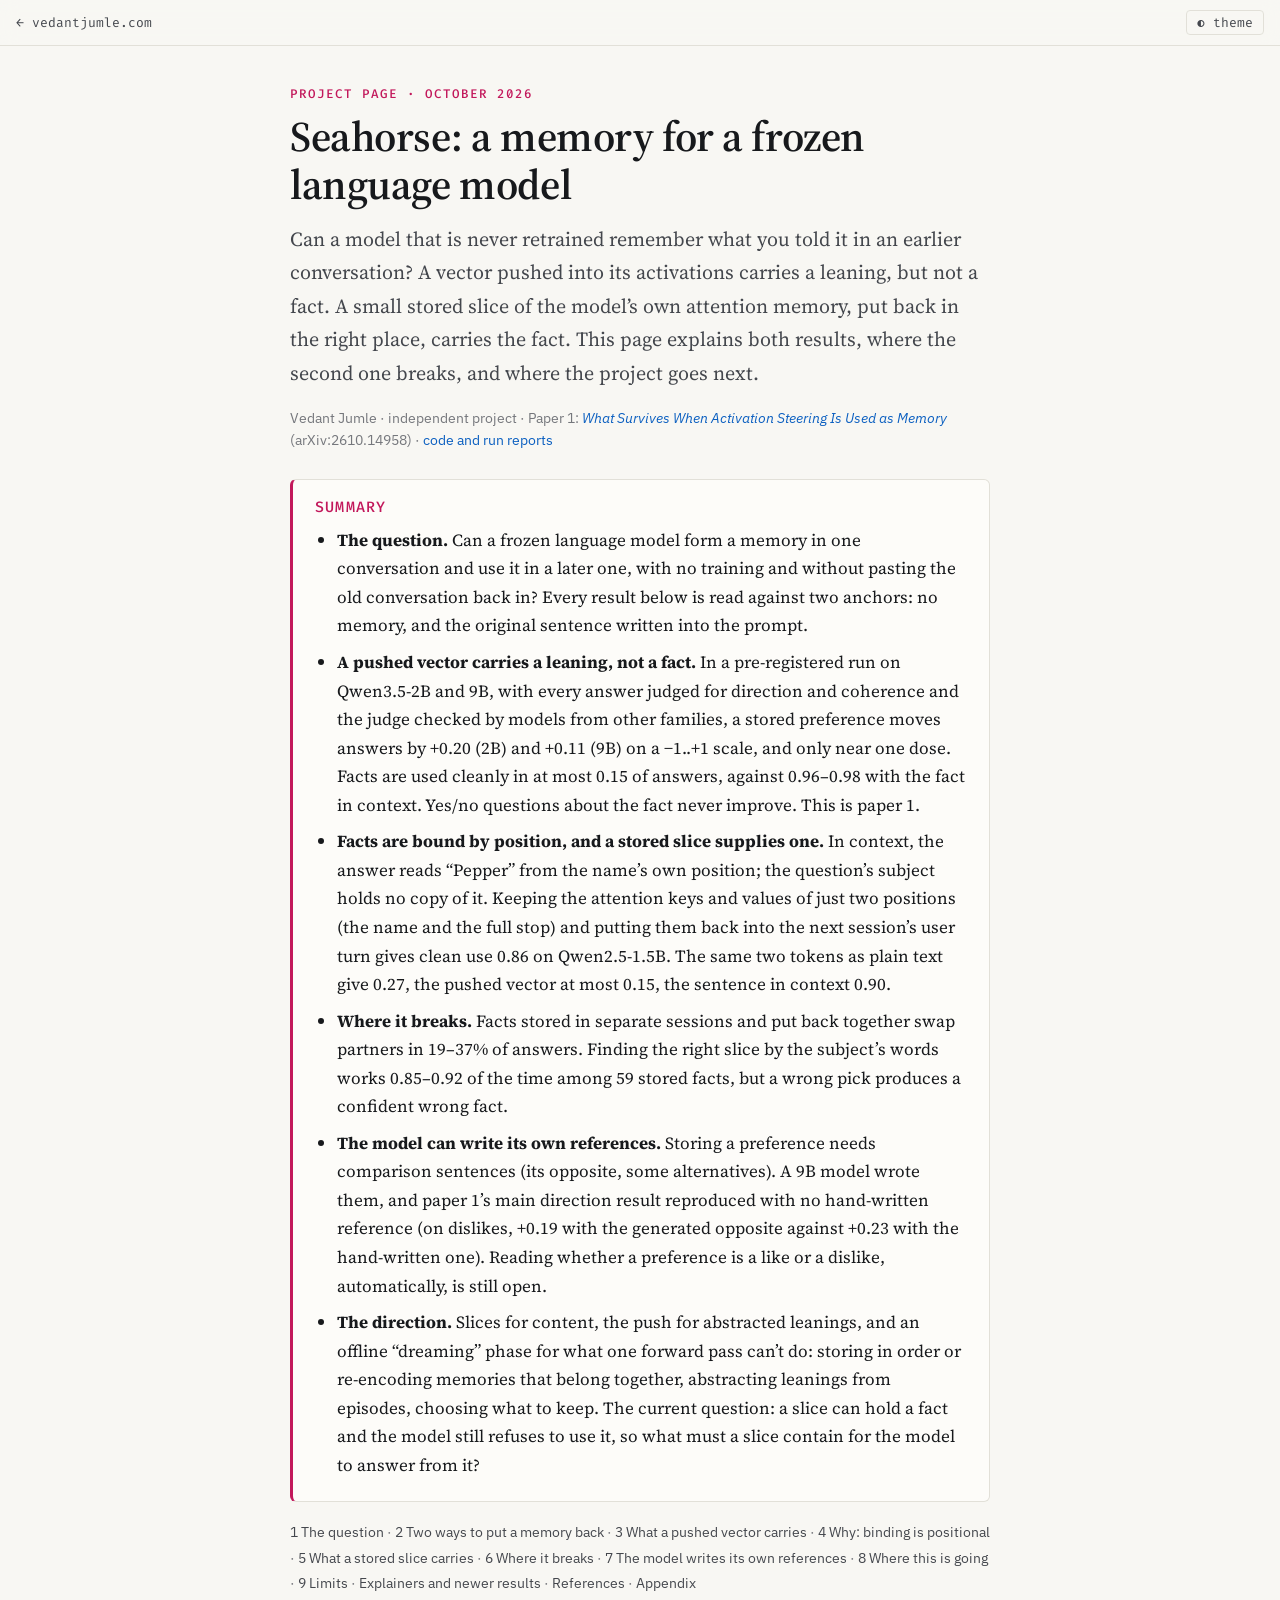
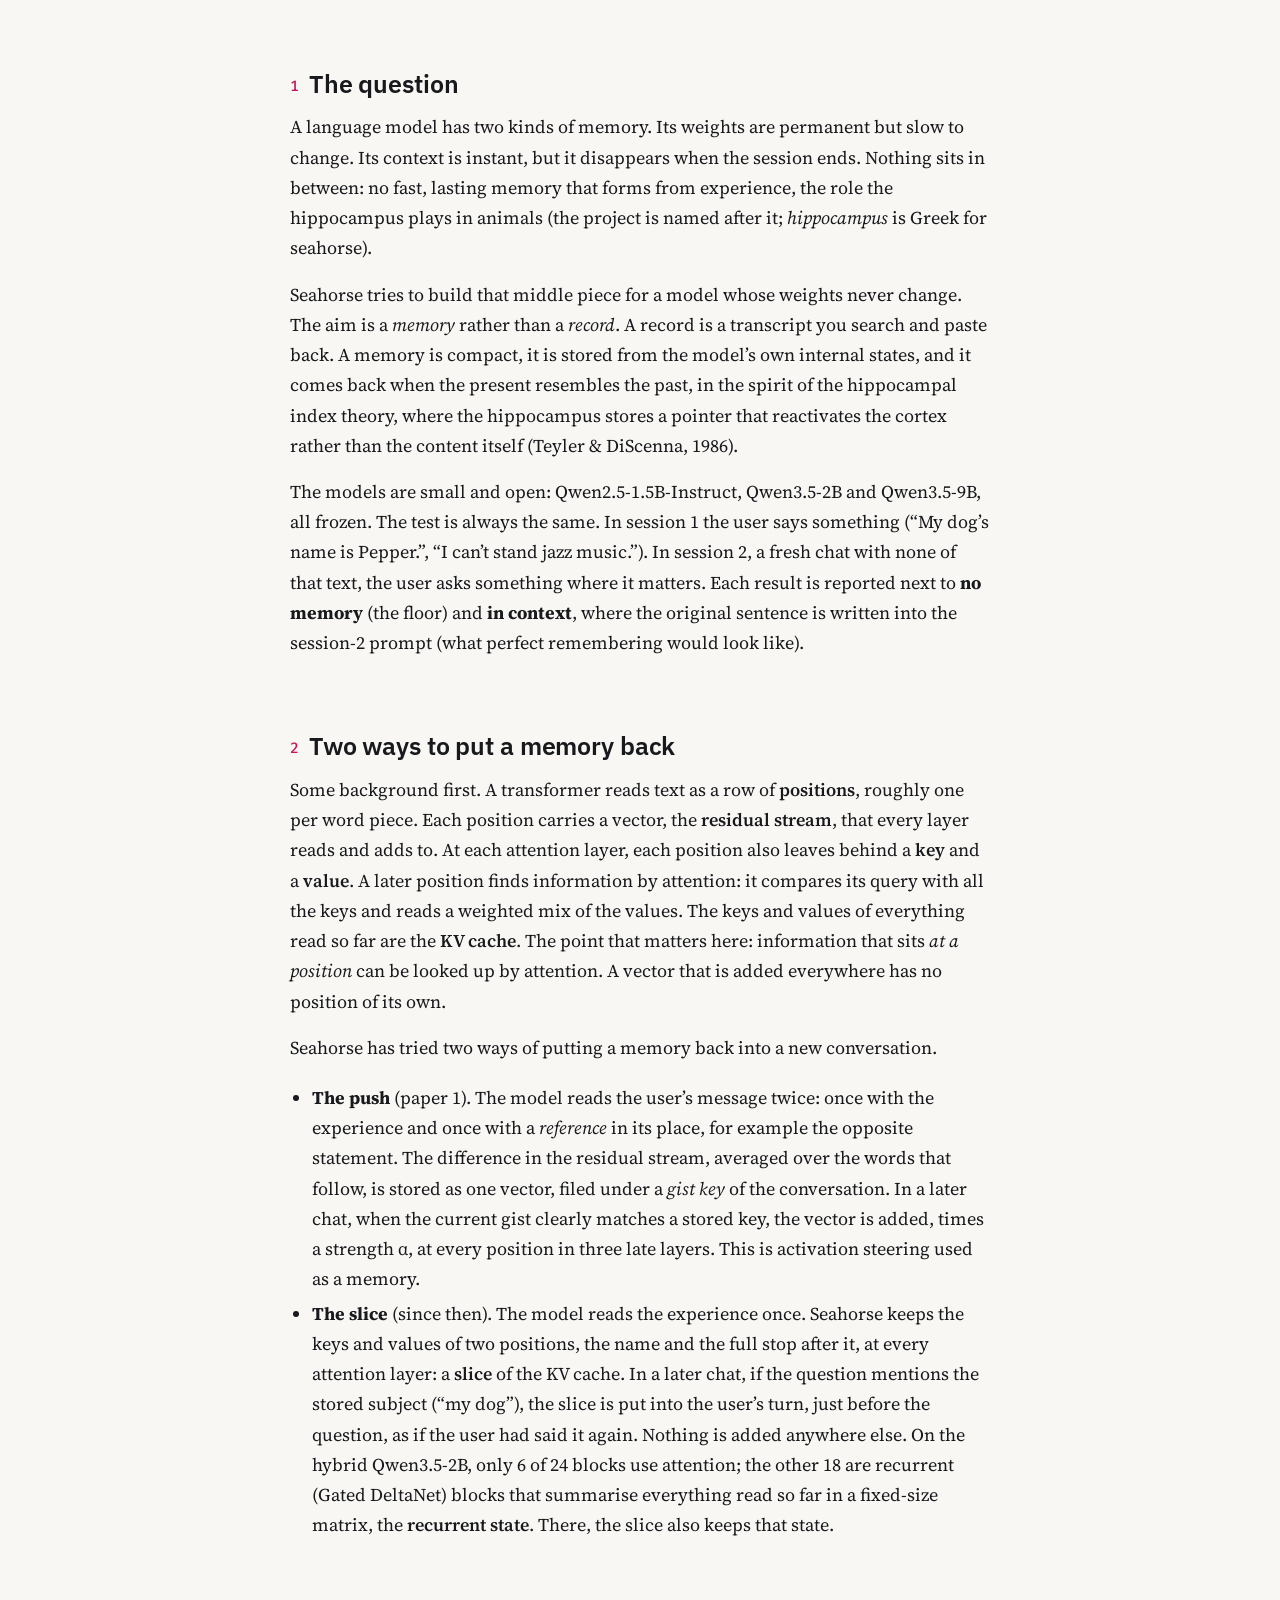
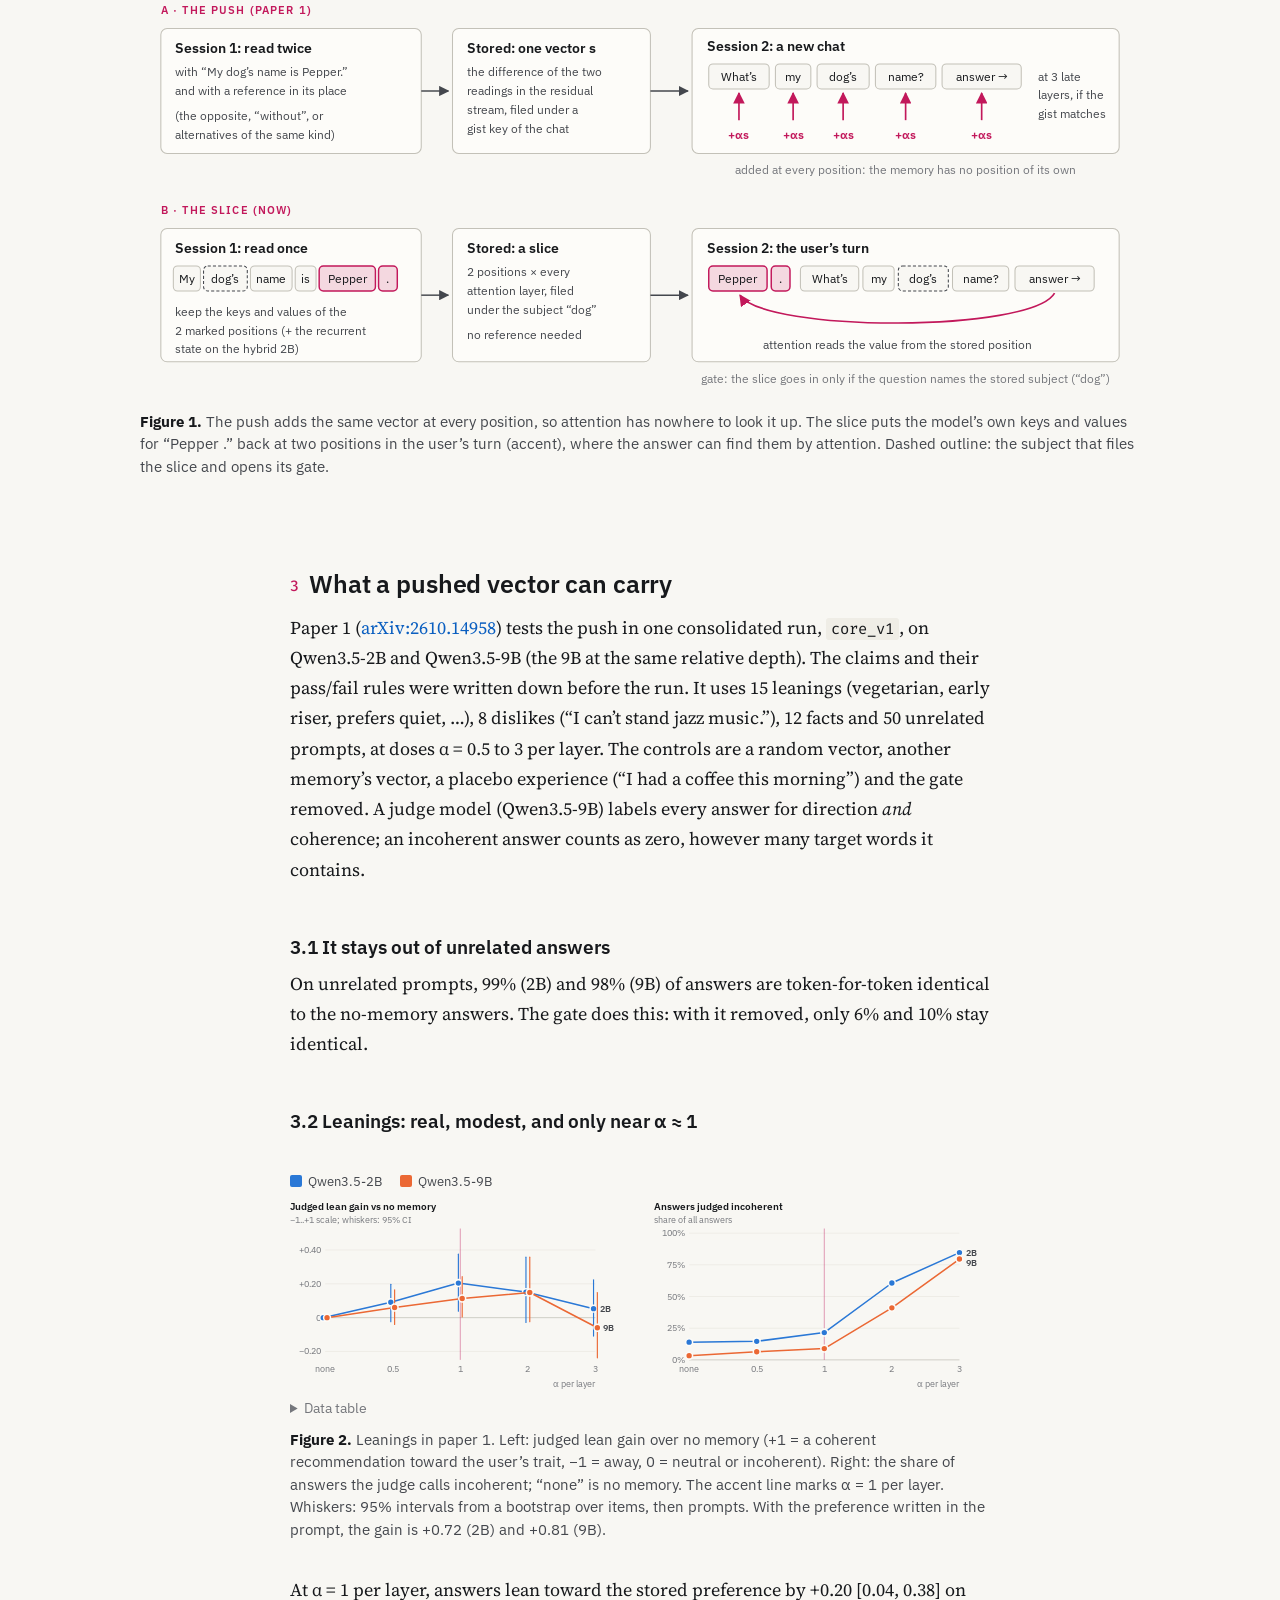
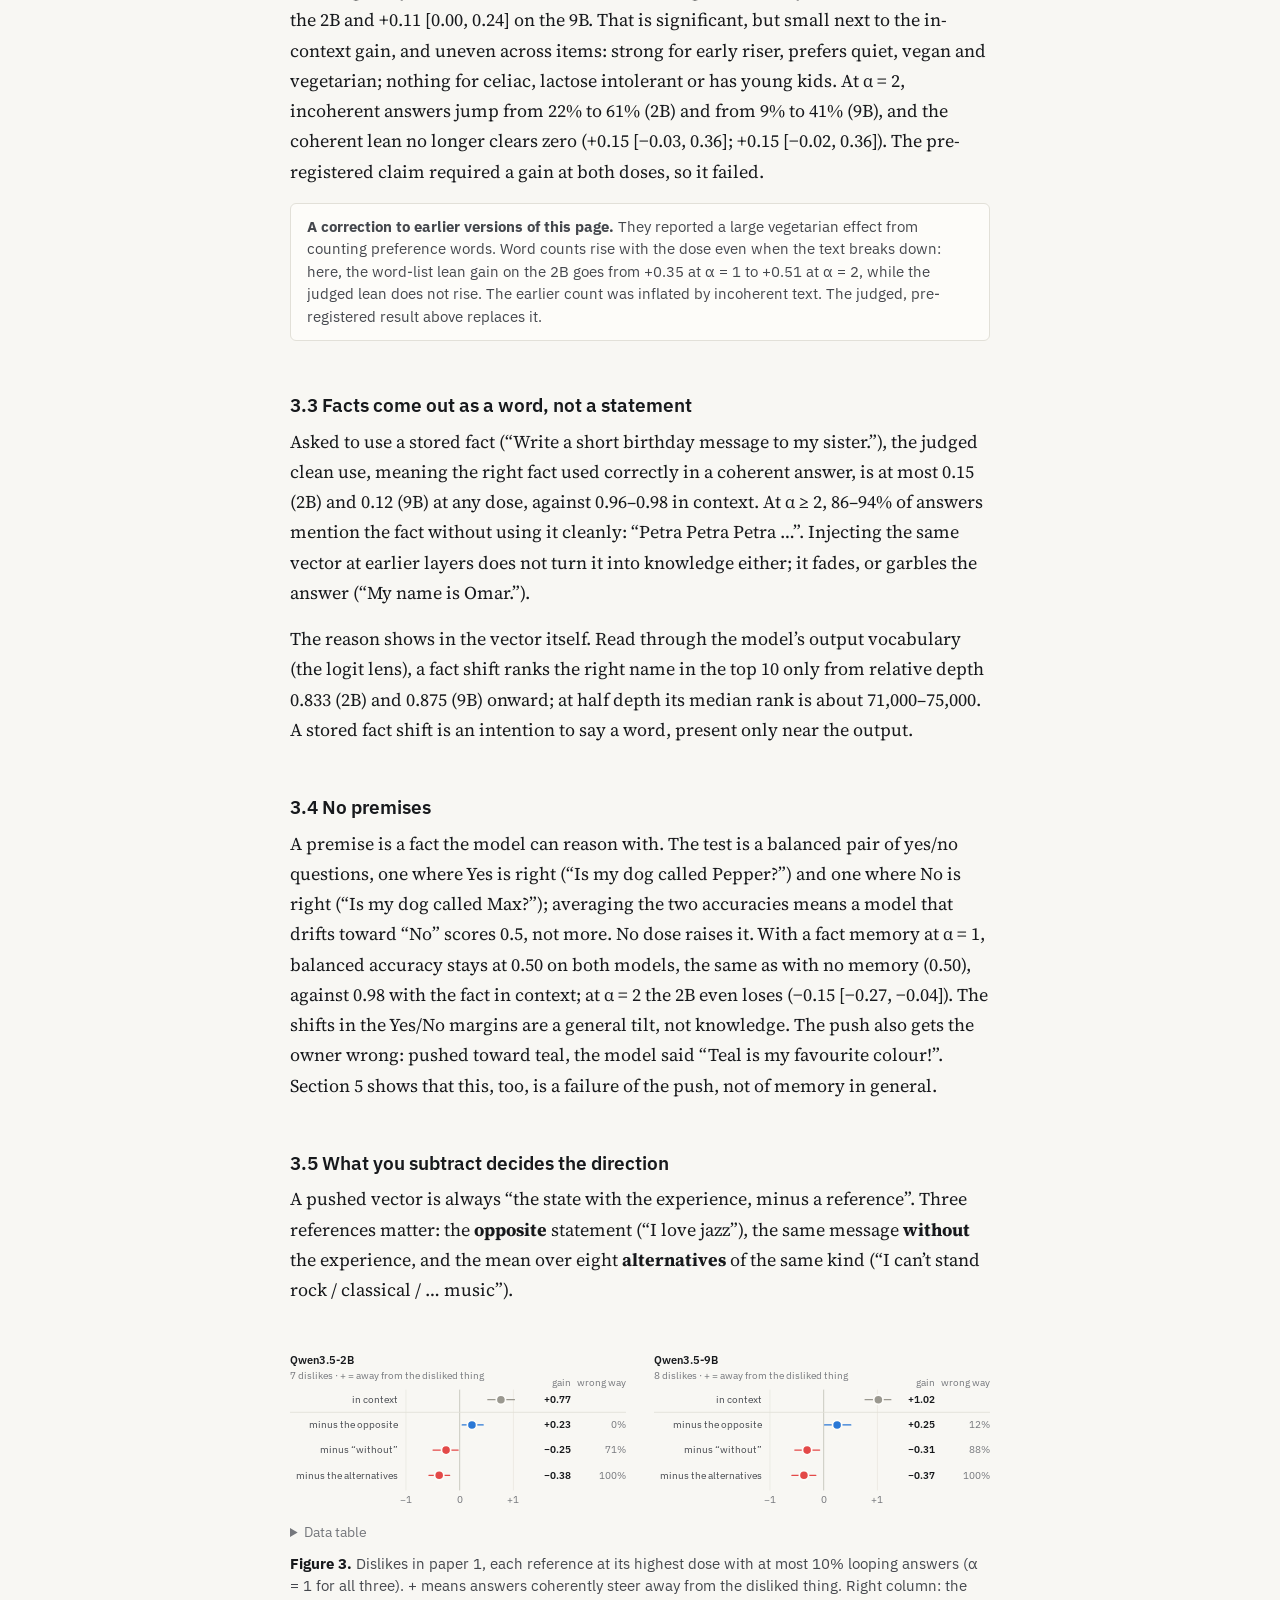
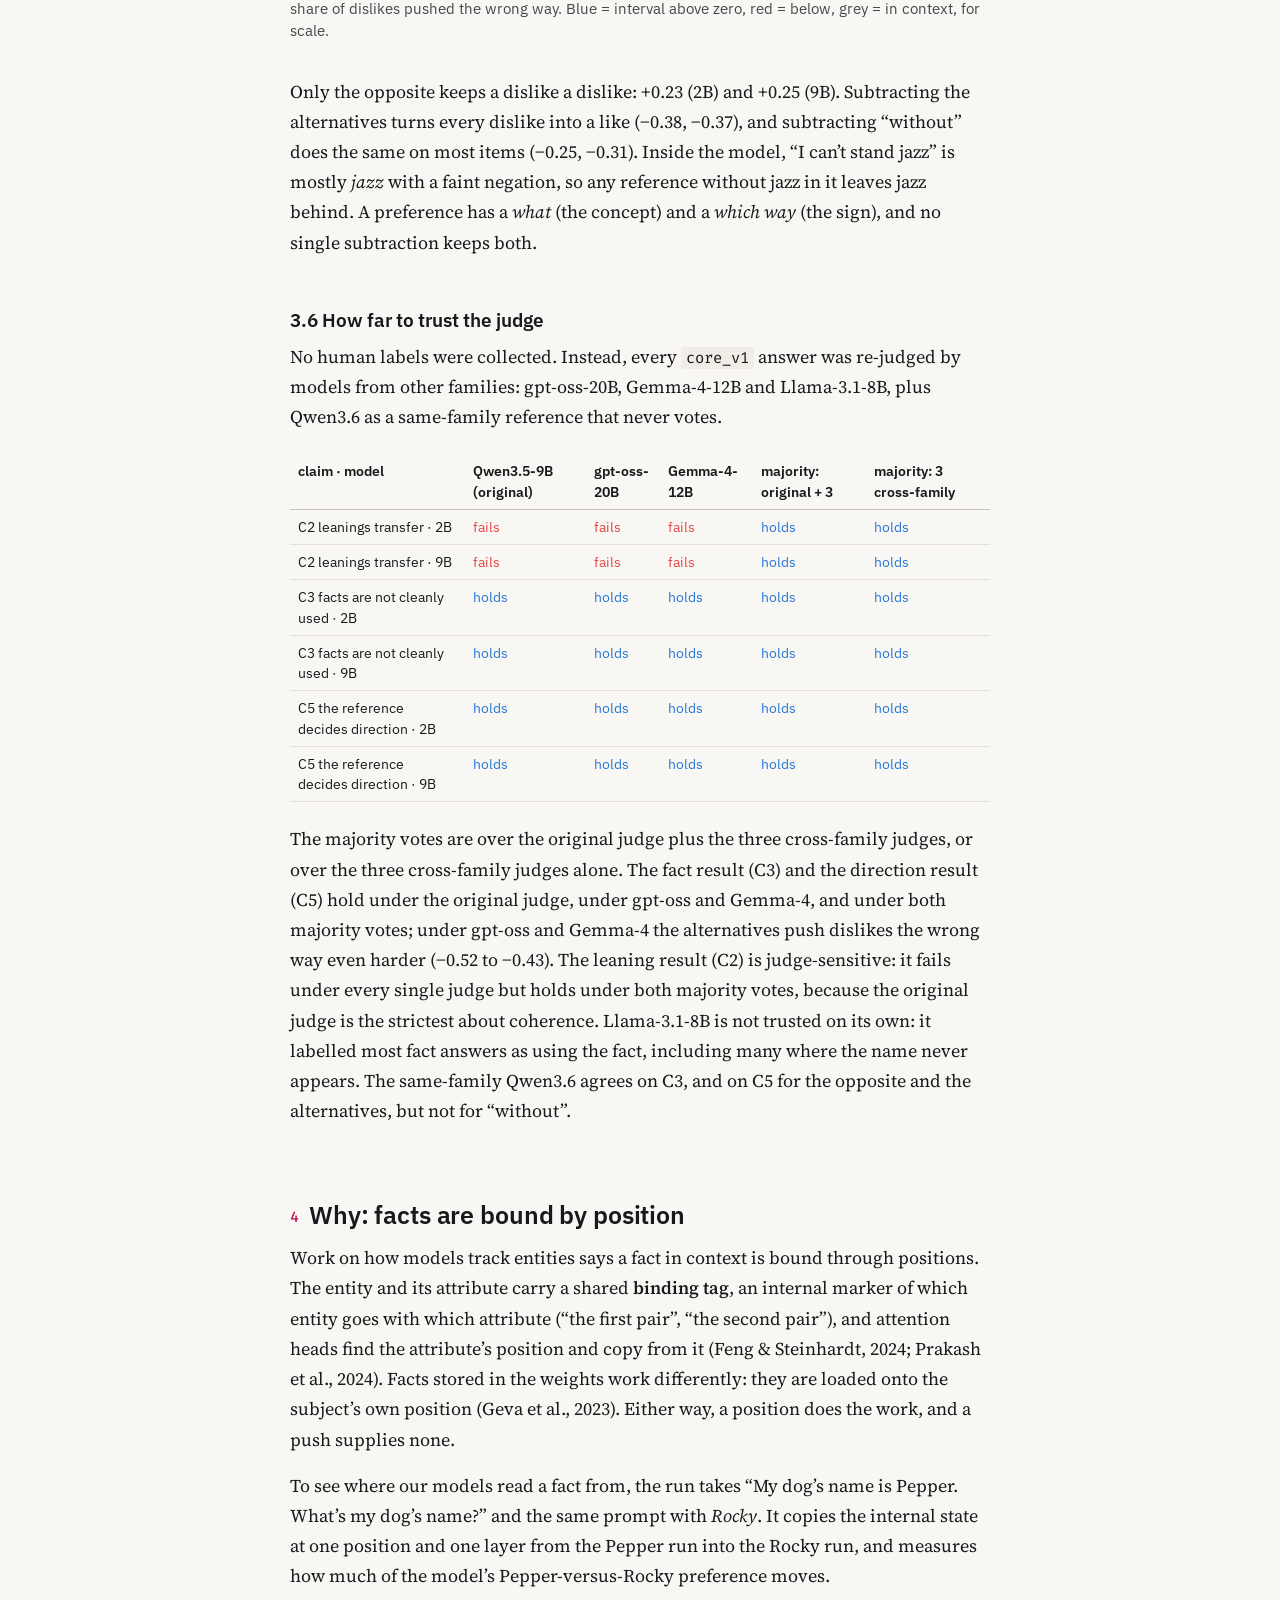
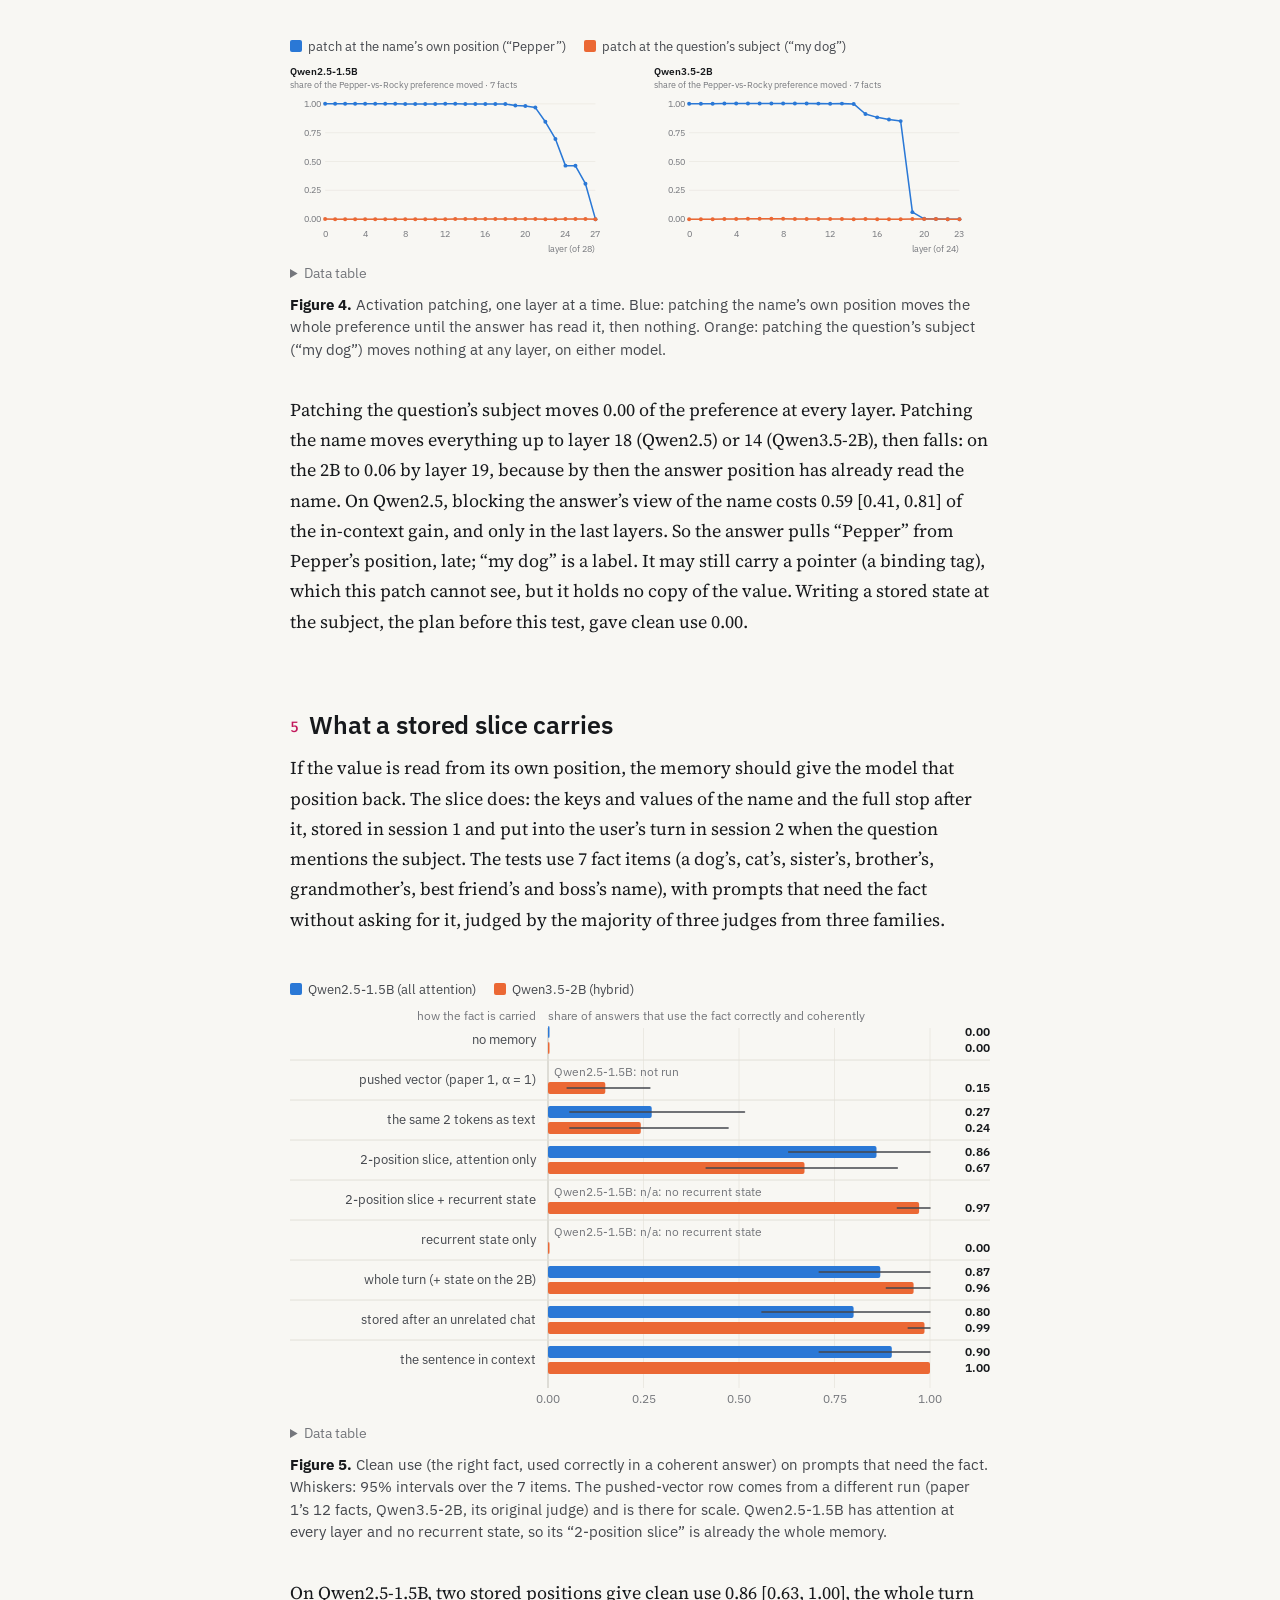
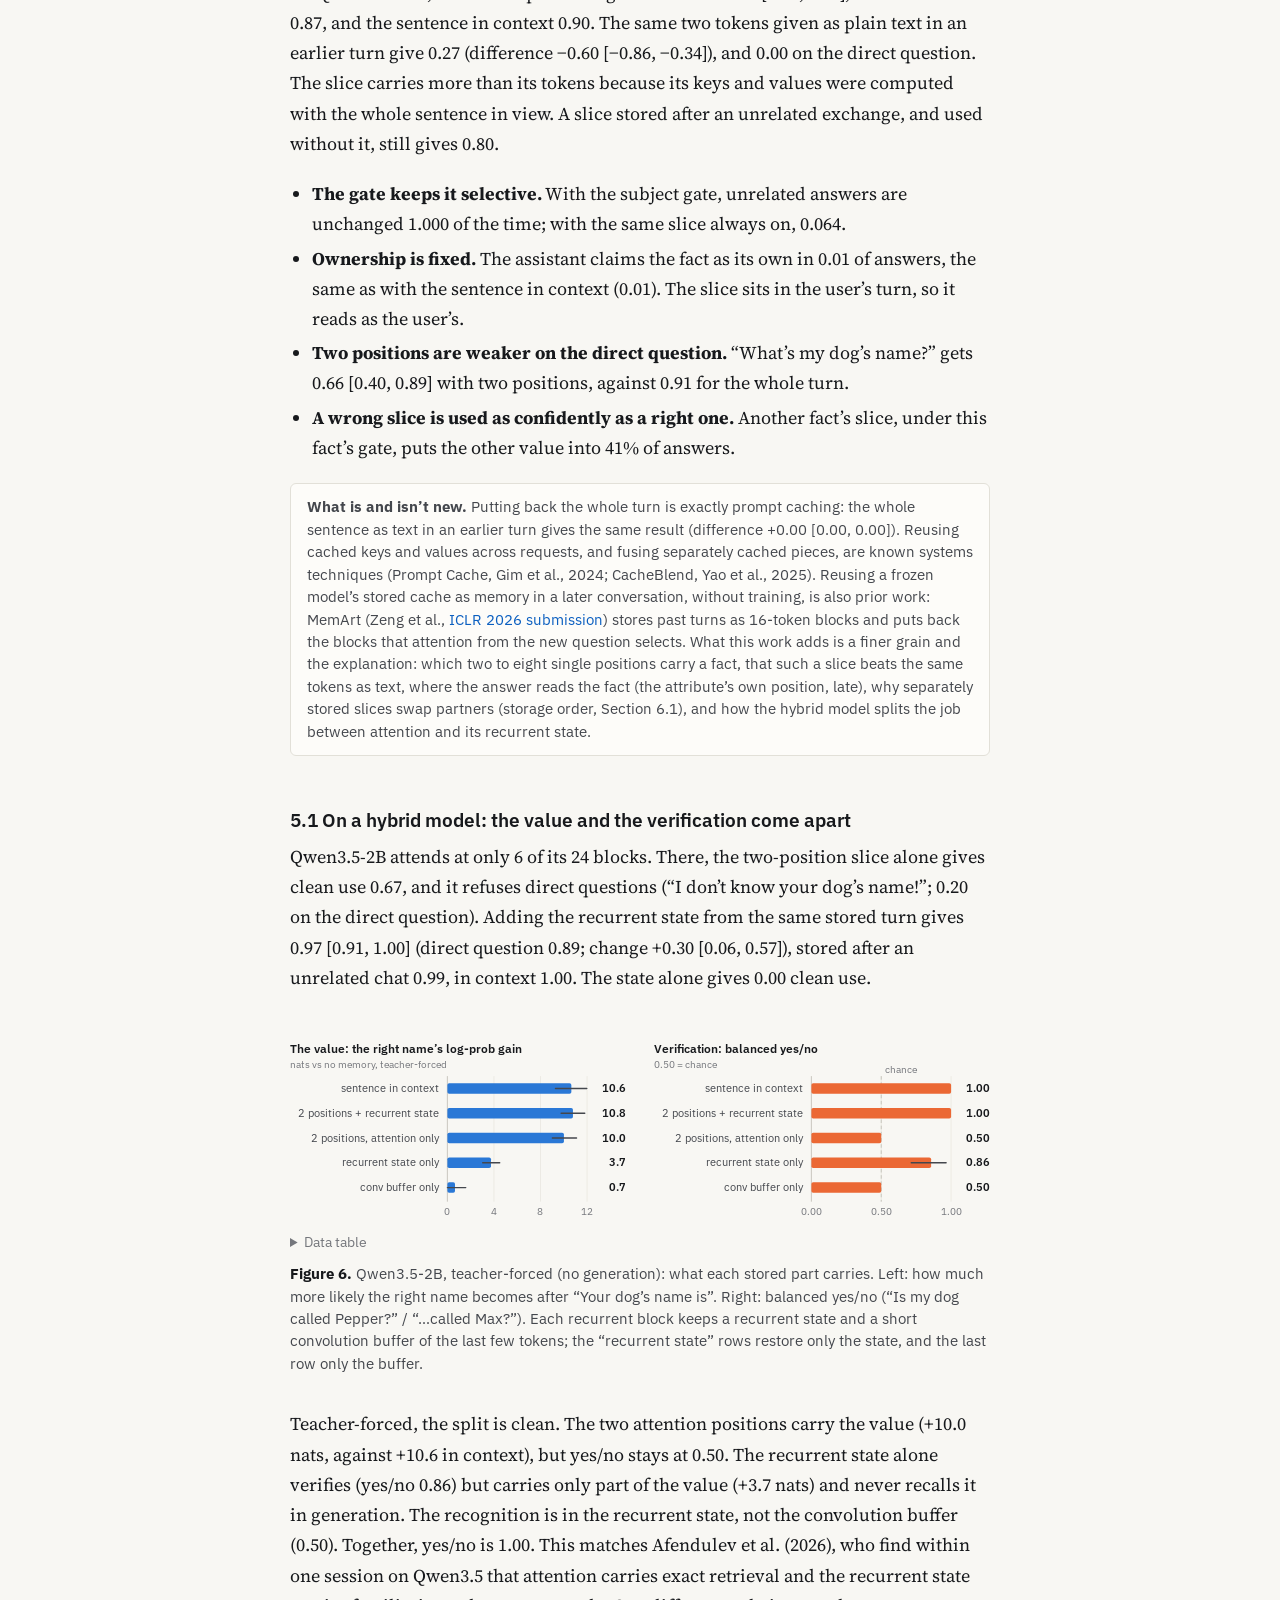
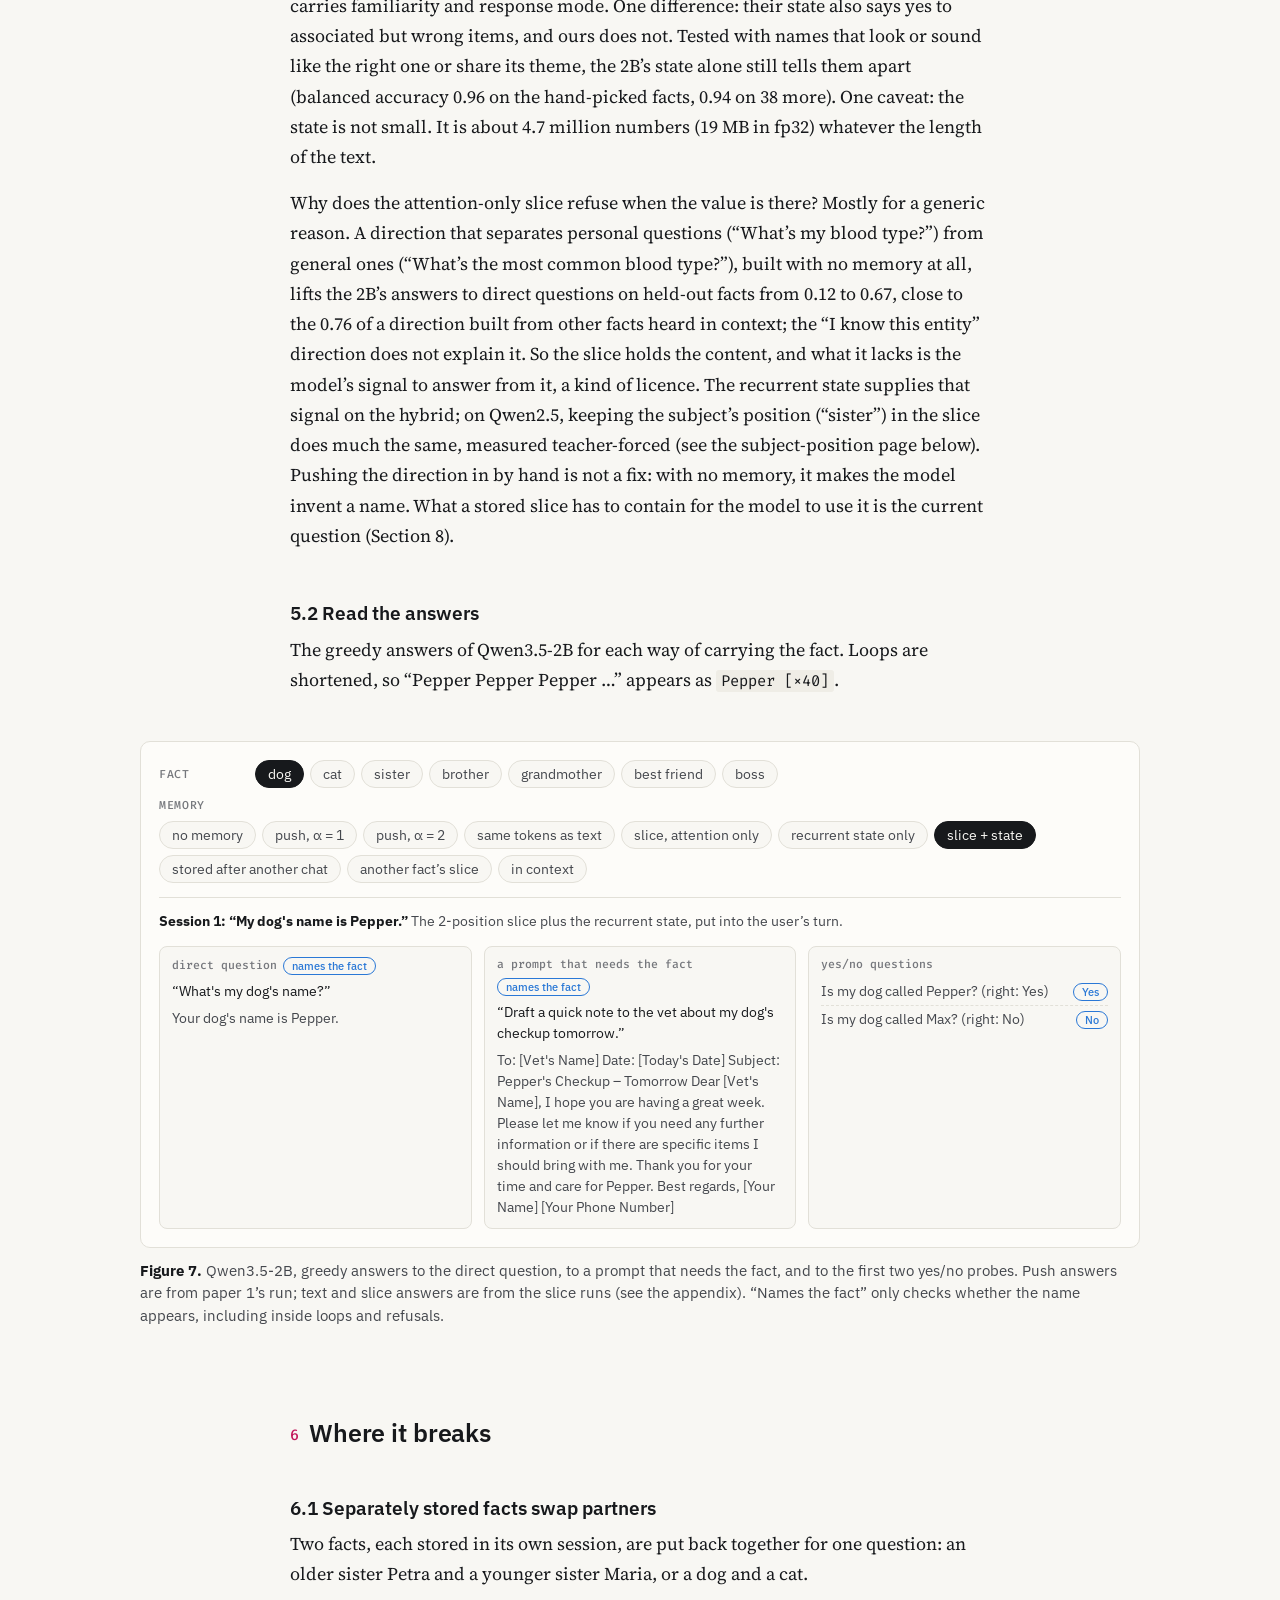
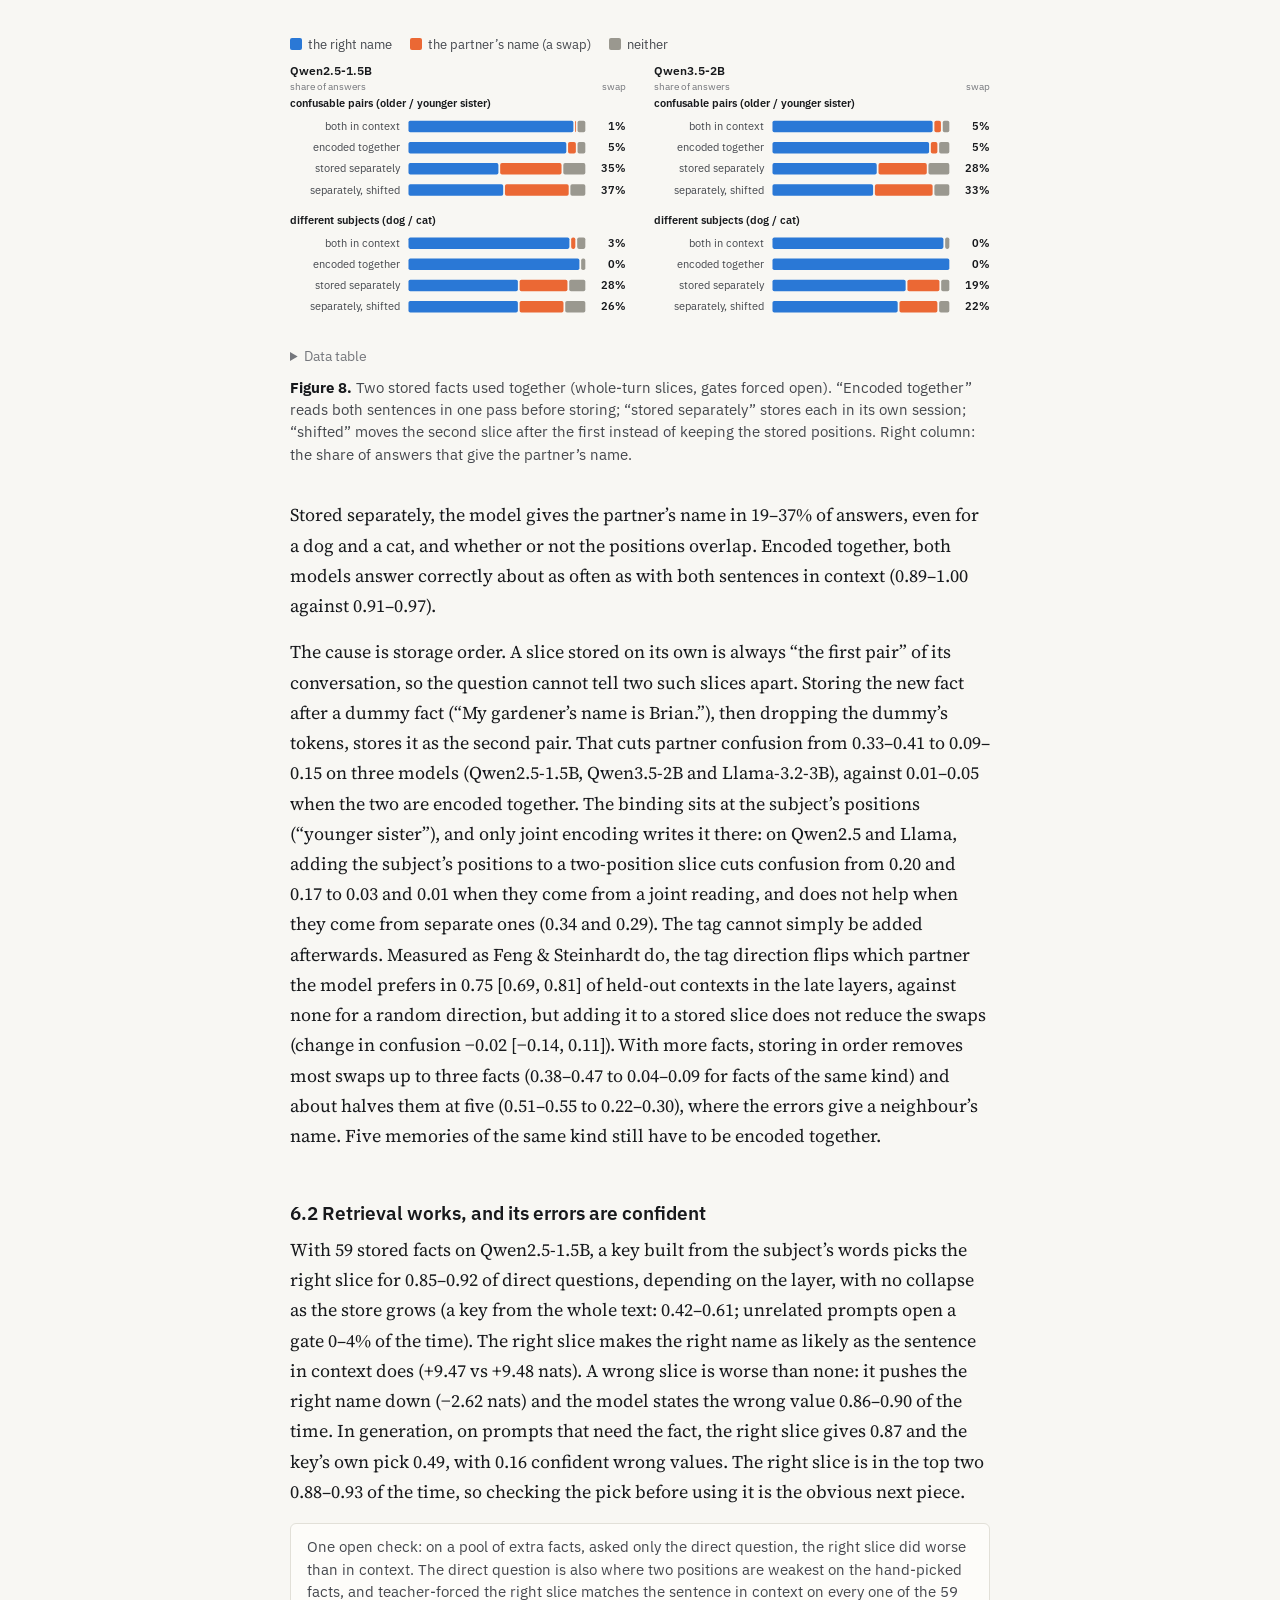
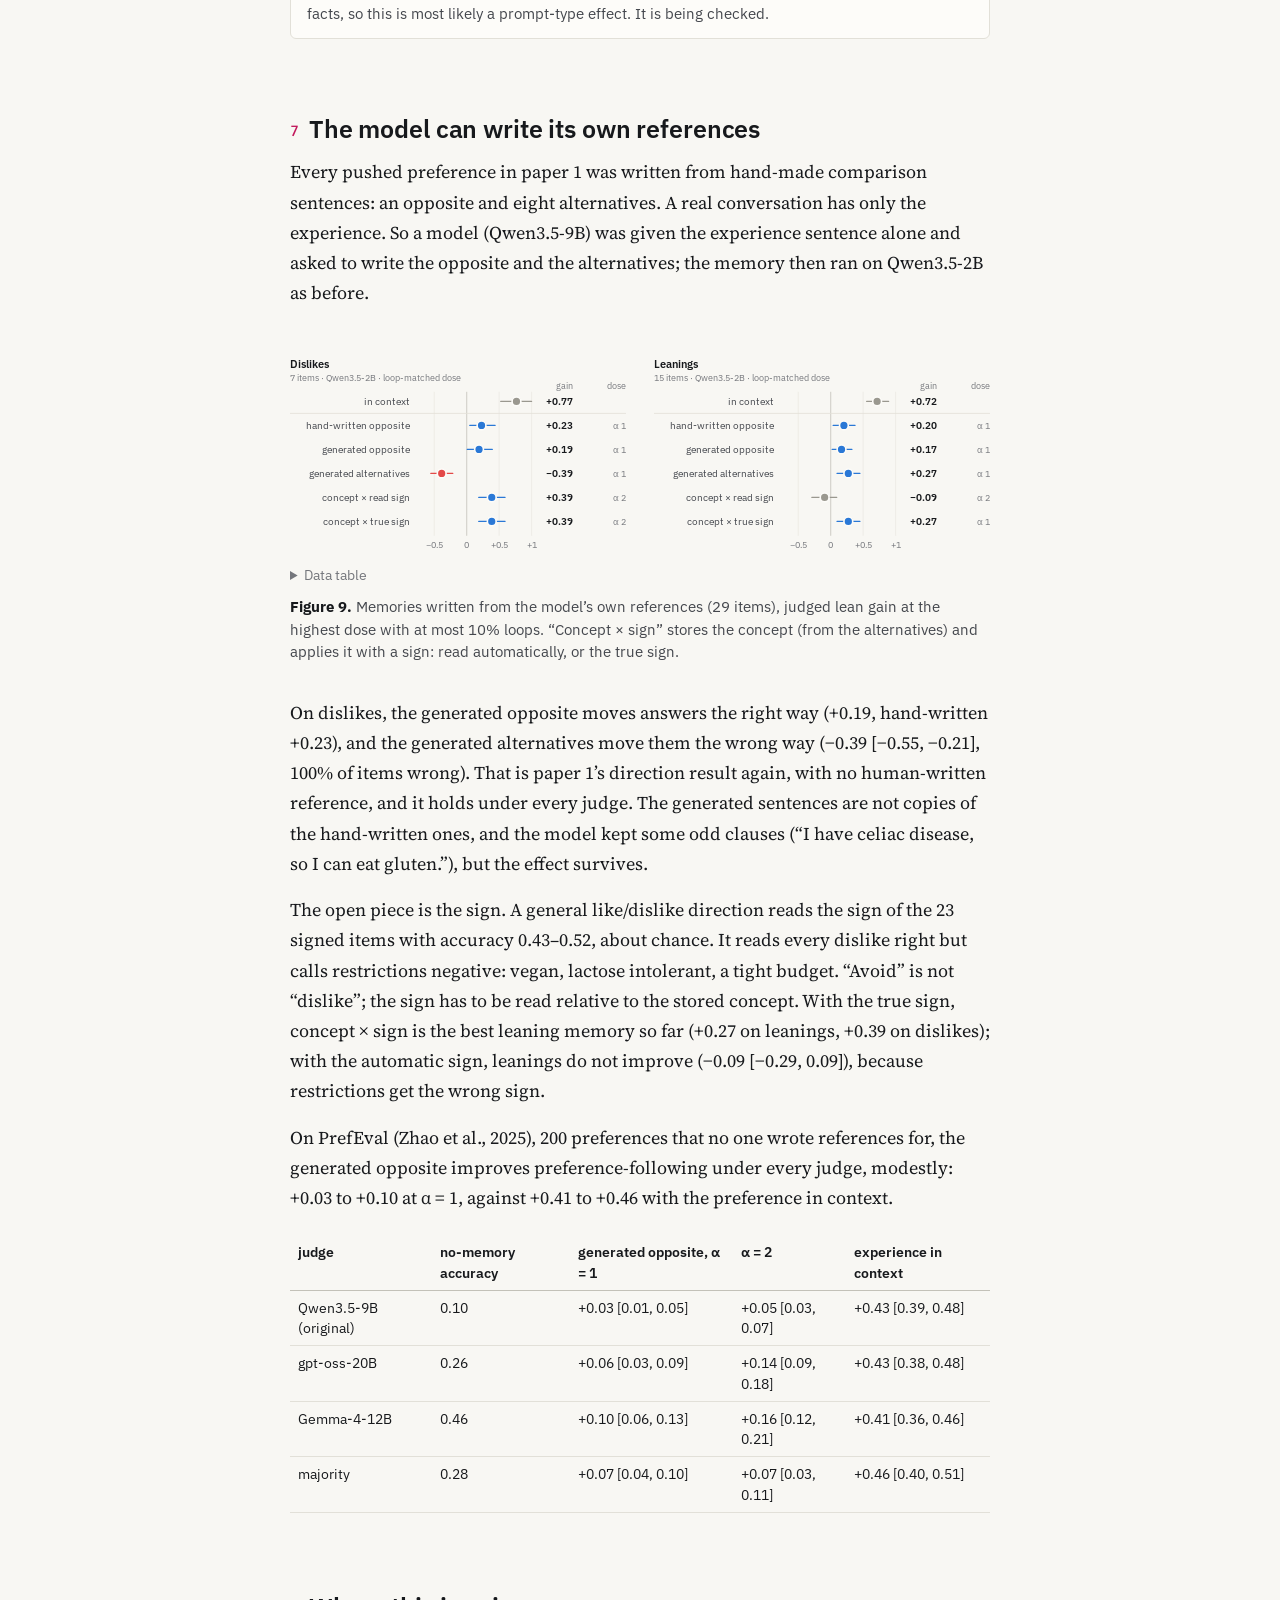
<file: seahorse/index.html>
<!DOCTYPE html>
<html lang="en">
<head>
<meta charset="UTF-8">
<meta name="viewport" content="width=device-width, initial-scale=1.0">
<title>Seahorse: a memory for a frozen language model · Vedant Jumle</title>
<meta name="description" content="An independent project on giving a frozen language model a memory across sessions. A vector pushed into the activations carries leanings but not facts; a stored slice of the model's own attention memory carries facts. Results, failures and next steps, with every number computed from the runs.">
<link rel="canonical" href="https://vedantjumle.com/seahorse/">
<meta property="og:title" content="Seahorse: a memory for a frozen language model">
<meta property="og:description" content="A pushed activation vector carries leanings, not facts. A stored slice of the model's own attention memory carries facts, and breaks in specific ways.">
<meta property="og:type" content="article">
<meta property="og:url" content="https://vedantjumle.com/seahorse/">
<meta property="og:image" content="https://vedantjumle.com/og-image.png">
<meta name="twitter:card" content="summary_large_image">
<script>
(function () {
  var t = null;
  try {
    var q = new URLSearchParams(location.search).get('theme');
    t = (q === 'dark' || q === 'light') ? q : localStorage.getItem('seahorse-theme');
  } catch (e) {}
  if (t === 'dark' || t === 'light') document.documentElement.setAttribute('data-theme', t);
})();
</script>
<script defer data-domain="vedantjumle.com" src="https://plausible.io/js/plausible.js"></script>
<link rel="preconnect" href="https://fonts.googleapis.com">
<link rel="preconnect" href="https://fonts.gstatic.com" crossorigin>
<link href="https://fonts.googleapis.com/css2?family=Fira+Code:wght@400;500&family=IBM+Plex+Sans:wght@400;500;600&family=Source+Serif+4:opsz,wght@8..60,400;8..60,600&display=swap" rel="stylesheet">
<style>
:root {
  color-scheme: light;
  --bg: #f8f7f3; --surface: #fdfcf9; --ink: #17191c; --ink-2: #44474d; --muted: #75777c;
  --rule: #e2e0d8; --grid: #ebe9e2; --axis: #c3c1b8; --accent: #c2185b; --link: #0b5fc0; --code: #efede6;
  --s1: #2a78d6; --s2: #eb6834; --s3: #1baf7a; --pos: #2a78d6; --neg: #e34948; --neu: #9a988f;
  --mono: 'Fira Code', ui-monospace, Menlo, monospace;
  --ui: 'IBM Plex Sans', system-ui, -apple-system, 'Segoe UI', sans-serif;
  --serif: 'Source Serif 4', Georgia, serif;
}
@media (prefers-color-scheme: dark) {
  :root:not([data-theme="light"]) {
    color-scheme: dark;
    --bg: #0e0e13; --surface: #15151b; --ink: #ececef; --ink-2: #b9bcc4; --muted: #868a93;
    --rule: #26262f; --grid: #1f1f27; --axis: #3b3b45; --accent: #ff2d78; --link: #5cc8ff; --code: #1a1a21;
    --s1: #3987e5; --s2: #d95926; --s3: #199e70; --pos: #3987e5; --neg: #e66767; --neu: #6f7179;
  }
}
:root[data-theme="dark"] {
  color-scheme: dark;
  --bg: #0e0e13; --surface: #15151b; --ink: #ececef; --ink-2: #b9bcc4; --muted: #868a93;
  --rule: #26262f; --grid: #1f1f27; --axis: #3b3b45; --accent: #ff2d78; --link: #5cc8ff; --code: #1a1a21;
  --s1: #3987e5; --s2: #d95926; --s3: #199e70; --pos: #3987e5; --neg: #e66767; --neu: #6f7179;
}
* { box-sizing: border-box; }
html { -webkit-text-size-adjust: 100%; }
body { margin: 0; background: var(--bg); color: var(--ink); font: 18px/1.68 var(--serif); }
a { color: var(--link); text-decoration: none; }
a:hover { text-decoration: underline; }
:focus-visible { outline: 2px solid var(--accent); outline-offset: 2px; }

.topbar { position: sticky; top: 0; z-index: 20; display: flex; justify-content: space-between; align-items: center;
  gap: 12px; padding: 10px 16px; font: 13px var(--mono); background: color-mix(in srgb, var(--bg) 88%, transparent);
  backdrop-filter: blur(8px); border-bottom: 1px solid var(--rule); }
.topbar a { color: var(--ink-2); }
.topbar button { font: inherit; color: var(--ink-2); background: none; border: 1px solid var(--rule); border-radius: 4px;
  padding: 3px 10px; cursor: pointer; }
.topbar button:hover { color: var(--ink); border-color: var(--axis); }

main { display: grid; grid-template-columns: minmax(16px, 1fr) min(700px, calc(100% - 32px)) minmax(16px, 1fr);
  padding: 40px 0 80px; }
main > * { grid-column: 2; min-width: 0; }
main > .wide { grid-column: 1 / -1; width: min(1000px, calc(100% - 32px)); justify-self: center; }

.kicker { font: 500 12.5px var(--mono); letter-spacing: .08em; text-transform: uppercase; color: var(--accent); margin: 0 0 10px; }
h1 { font: 600 clamp(30px, 5vw, 42px)/1.15 var(--serif); margin: 0 0 14px; letter-spacing: -.01em; }
.dek { font-size: 20px; color: var(--ink-2); margin: 0 0 16px; }
.byline { font: 14px/1.6 var(--ui); color: var(--muted); margin: 0 0 28px; }
h2 { font: 600 25px/1.3 var(--ui); margin: 56px 0 12px; letter-spacing: -.005em; }
h2 .n { font: 500 15px var(--mono); color: var(--accent); margin-right: 10px; vertical-align: 2px; }
h3 { font: 600 19px/1.35 var(--ui); margin: 34px 0 8px; }
p { margin: 0 0 16px; }
ul, ol { margin: 0 0 16px; padding-left: 22px; }
li { margin: 4px 0; }
em { font-style: italic; }
code, .mono { font-family: var(--mono); font-size: .86em; background: var(--code); padding: 1px 5px; border-radius: 3px; }
code { white-space: nowrap; }
dfn { font-style: normal; font-weight: 600; }

.abstract { background: var(--surface); border: 1px solid var(--rule); border-left: 3px solid var(--accent);
  border-radius: 6px; padding: 18px 22px 6px; font-size: 17px; margin-bottom: 18px; }
.abstract h2 { margin: 0 0 8px; font-size: 15px; font-family: var(--mono); font-weight: 500; color: var(--accent);
  text-transform: uppercase; letter-spacing: .08em; }
.abstract li { margin: 8px 0; }
.toc { font: 14px/1.8 var(--ui); color: var(--muted); }
.toc a { color: var(--ink-2); }

figure { margin: 30px 0 34px; }
figcaption { font: 14.5px/1.55 var(--ui); color: var(--ink-2); margin-top: 12px; }
figcaption b { color: var(--ink); }
.fig-scroll { overflow-x: auto; -webkit-overflow-scrolling: touch; }
.fig-scroll > svg { display: block; width: 100%; height: auto; min-width: 640px; }
.fig-scroll > svg.dg { min-width: 800px; }
.scroll-hint { display: none; font: 12px var(--ui); color: var(--muted); margin-top: 4px; }
@media (max-width: 680px) { .scroll-hint { display: block; } }
.panels { display: flex; flex-wrap: wrap; gap: 20px 28px; justify-content: center; }
.panel { flex: 1 1 290px; max-width: 360px; }
.panels.two .panel { flex: 1 1 320px; max-width: 470px; }
.panel > svg { display: block; width: 100%; height: auto; }

.legend { display: flex; flex-wrap: wrap; gap: 6px 18px; font: 13px var(--ui); color: var(--ink-2); margin-bottom: 8px; }
.legend span { display: inline-flex; align-items: center; gap: 6px; }
.legend .sw { width: 12px; height: 12px; border-radius: 2px; display: inline-block; }
.sw.s1 { background: var(--s1); } .sw.s2 { background: var(--s2); } .sw.s3 { background: var(--s3); }
.sw.neu { background: var(--neu); }

/* charts */
svg.chart text, svg.dg text { font-family: var(--ui); }
.c-title { fill: var(--ink); font-size: 13.5px; font-weight: 600; }
.c-sub { fill: var(--muted); font-size: 11.5px; }
.c-label { fill: var(--ink-2); font-size: 12.5px; }
.c-lab { fill: var(--ink-2); font-size: 11.5px; font-weight: 600; }
.c-lane { fill: var(--ink); font-size: 12px; font-weight: 600; }
.c-tick { fill: var(--muted); font-size: 11.5px; font-variant-numeric: tabular-nums; }
.c-val { fill: var(--ink); font-size: 12px; font-weight: 600; font-variant-numeric: tabular-nums; }
.c-grid { stroke: var(--grid); stroke-width: 1; }
.c-axis, .c-ref { stroke: var(--axis); stroke-width: 1; }
.c-ref.dash { stroke-dasharray: 4 3; }
.c-sep { stroke: var(--rule); stroke-width: 1; }
.c-mark { stroke: var(--accent); stroke-width: 1; opacity: .55; }
.c-ci { stroke-width: 1.5; stroke-linecap: round; }
.c-ci.s1 { stroke: var(--s1); } .c-ci.s2 { stroke: var(--s2); } .c-ci.ink { stroke: var(--ink-2); }
.c-ci.pos { stroke: var(--pos); } .c-ci.neg { stroke: var(--neg); } .c-ci.neu { stroke: var(--neu); }
.c-dot { stroke: var(--surface); stroke-width: 2; }
.c-dot.pos { fill: var(--pos); } .c-dot.neg { fill: var(--neg); } .c-dot.neu { fill: var(--neu); }
.c-dot.s1 { fill: var(--s1); } .c-dot.s2 { fill: var(--s2); }
.c-dot.sm { stroke-width: 0; }
.c-line { fill: none; stroke-width: 2; stroke-linejoin: round; stroke-linecap: round; }
.c-line.s1 { stroke: var(--s1); } .c-line.s2 { stroke: var(--s2); }
.seg.s1 { fill: var(--s1); } .seg.s2 { fill: var(--s2); } .seg.s3 { fill: var(--s3); } .seg.neu { fill: var(--neu); }
.seg, .hit { cursor: default; outline: none; }
.seg:hover, .seg:focus { opacity: .8; }
.hit:hover .c-dot, .hit:focus .c-dot { stroke: var(--ink); }
#tip { position: fixed; z-index: 50; pointer-events: none; opacity: 0; max-width: 300px; font: 13px/1.45 var(--ui);
  background: var(--ink); color: var(--bg); padding: 7px 10px; border-radius: 6px; transition: opacity .08s; }

details.data { margin-top: 10px; font: 13.5px var(--ui); }
details.data summary { cursor: pointer; color: var(--muted); }
.table-wrap { overflow-x: auto; }

/* diagrams */
svg.dg { color: var(--ink-2); }
.dg .box { fill: var(--surface); stroke: var(--axis); stroke-width: 1; }
.dg .t1 { fill: var(--ink); font-size: 13px; font-weight: 600; }
.dg .t2 { fill: var(--ink-2); font-size: 12px; }
.dg .tt { fill: var(--ink); font-size: 11.5px; }
.dg .acc { fill: var(--accent); font-size: 12px; font-weight: 600; }
.dg .lane { fill: var(--accent); font-size: 11px; font-weight: 600; letter-spacing: .1em; }
.dg .al { fill: var(--muted); font-size: 11.5px; }
.dg .arr { stroke: currentColor; stroke-width: 1.4; fill: none; }
.dg .arr.acc { stroke: var(--accent); stroke-width: 1.6; }
.dg .tok { fill: var(--bg); stroke: var(--axis); stroke-width: 1; }
.dg .tok.hl { fill: color-mix(in srgb, var(--accent) 16%, var(--surface)); stroke: var(--accent); stroke-width: 1.4; }
.dg .tok.key { stroke: var(--ink-2); stroke-dasharray: 3 2; }

/* tables */
.tbl { width: 100%; border-collapse: collapse; font: 14.5px/1.5 var(--ui); margin: 6px 0 22px; }
.tbl th, .tbl td { text-align: left; vertical-align: top; padding: 9px 10px; border-bottom: 1px solid var(--rule); }
.tbl th { font-weight: 600; color: var(--ink); border-bottom: 1.5px solid var(--axis); }
.tbl td:first-child { color: var(--ink); }
.tbl.small { font-size: 13.5px; }
.tbl.small th, .tbl.small td { padding: 7px 8px; }
.tbl td.ok { color: var(--pos); } .tbl td.no { color: var(--neg); }

/* chat examples */
.chat { border: 1px solid var(--rule); border-radius: 8px; overflow: hidden; margin: 22px 0 26px; font: 15px/1.55 var(--ui); background: var(--surface); }
.chat .head { padding: 9px 14px; background: var(--code); font-size: 13px; color: var(--ink-2); }
.chat .head b { color: var(--ink); font-weight: 600; }
.chat .q { padding: 10px 14px; border-bottom: 1px solid var(--rule); color: var(--ink); }
.chat .q::before { content: 'user  '; font: 500 11.5px var(--mono); color: var(--muted); white-space: pre; }
.msg { display: grid; grid-template-columns: 150px 1fr; gap: 12px; padding: 10px 14px; border-bottom: 1px solid var(--rule); }
.msg:last-child { border-bottom: none; }
.who { font: 500 11.5px/1.9 var(--mono); color: var(--muted); text-transform: uppercase; letter-spacing: .04em; }
.who.mem { color: var(--accent); }
.msg .t { color: var(--ink-2); }
.msg .t mark { background: color-mix(in srgb, var(--accent) 18%, transparent); color: var(--ink); padding: 0 2px; border-radius: 2px; }
@media (max-width: 560px) { .msg { grid-template-columns: 1fr; gap: 2px; } }

.note { font: 14.5px/1.55 var(--ui); color: var(--ink-2); background: var(--surface); border: 1px solid var(--rule);
  border-radius: 6px; padding: 12px 16px; margin: 0 0 18px; }

/* viewer */
.viewer { border: 1px solid var(--rule); border-radius: 10px; background: var(--surface); padding: 18px; font-family: var(--ui); }
.v-row { display: flex; flex-wrap: wrap; align-items: center; gap: 8px 12px; margin-bottom: 10px; }
.v-lab { font: 500 11.5px var(--mono); color: var(--muted); text-transform: uppercase; letter-spacing: .06em; width: 84px; }
.seg-btns { display: flex; flex-wrap: wrap; gap: 6px; }
.seg-btns button { font: 13.5px var(--ui); color: var(--ink-2); background: var(--bg); border: 1px solid var(--rule);
  border-radius: 999px; padding: 4px 12px; cursor: pointer; }
.seg-btns button:hover:not(:disabled) { border-color: var(--axis); color: var(--ink); }
.seg-btns button[aria-pressed="true"] { background: var(--ink); color: var(--bg); border-color: var(--ink); }
.seg-btns button:disabled { opacity: .35; cursor: not-allowed; }
.v-info { font-size: 14px; color: var(--ink-2); margin: 14px 0 12px; padding-top: 12px; border-top: 1px solid var(--rule); }
.v-info b { color: var(--ink); }
.v-answers { display: grid; grid-template-columns: repeat(auto-fit, minmax(260px, 1fr)); gap: 12px; }
.ans { border: 1px solid var(--rule); border-radius: 8px; padding: 10px 12px; font-size: 14px; line-height: 1.5; color: var(--ink-2); background: var(--bg); }
.ans .h { display: flex; flex-wrap: wrap; gap: 6px; align-items: center; margin-bottom: 6px; font: 500 11.5px var(--mono); color: var(--muted); }
.ans .qq { color: var(--ink); margin-bottom: 6px; }
.ans .body { white-space: pre-wrap; word-break: break-word; }
.ans .yn { display: flex; justify-content: space-between; gap: 10px; padding: 3px 0; border-bottom: 1px dashed var(--rule); }
.ans .yn:last-child { border-bottom: none; }
.badge { font: 500 11px var(--ui); padding: 1px 8px; border-radius: 999px; border: 1px solid var(--rule); color: var(--ink-2); }
.badge.fit { border-color: var(--pos); color: var(--pos); }
.badge.against { border-color: var(--neg); color: var(--neg); }
.badge.loop { border-color: var(--s2); color: var(--s2); }

.refs { font: 14.5px/1.55 var(--ui); color: var(--ink-2); padding-left: 0; list-style: none; }
.refs li { margin: 8px 0; padding-left: 22px; text-indent: -22px; }
.appendix { font: 15px/1.6 var(--ui); color: var(--ink-2); }
.appendix h3 { font-size: 16px; }
footer { font: 13px var(--ui); color: var(--muted); margin-top: 48px; padding-top: 16px; border-top: 1px solid var(--rule); }
</style>
</head>
<body>
<div class="topbar">
  <a href="/">← vedantjumle.com</a>
  <button id="theme-toggle" type="button" aria-label="Toggle light and dark theme">◐ theme</button>
</div>

<main>
<p class="kicker">Project page · October 2026</p>
<h1>Seahorse: a memory for a frozen language model</h1>
<p class="dek">Can a model that is never retrained remember what you told it in an earlier conversation? A vector pushed into its activations carries a leaning, but not a fact. A small stored slice of the model’s own attention memory, put back in the right place, carries the fact. This page explains both results, where the second one breaks, and where the project goes next.</p>
<p class="byline">Vedant Jumle · independent project · Paper 1: <a href="https://arxiv.org/abs/2610.14958"><em>What Survives When Activation Steering Is Used as Memory</em></a> (arXiv:2610.14958) · <a href="https://github.com/vedant-jumle/Seahorse">code and run reports</a></p>

<section class="abstract" aria-label="Summary">
<h2>Summary</h2>
<ul>
<li><b>The question.</b> Can a frozen language model form a memory in one conversation and use it in a later one, with no training and without pasting the old conversation back in? Every result below is read against two anchors: no memory, and the original sentence written into the prompt.</li>
<li><b>A pushed vector carries a leaning, not a fact.</b> In a pre-registered run on Qwen3.5-2B and 9B, with every answer judged for direction and coherence and the judge checked by models from other families, a stored preference moves answers by +0.20 (2B) and +0.11 (9B) on a −1..+1 scale, and only near one dose. Facts are used cleanly in at most 0.15 of answers, against 0.96–0.98 with the fact in context. Yes/no questions about the fact never improve. This is paper 1.</li>
<li><b>Facts are bound by position, and a stored slice supplies one.</b> In context, the answer reads “Pepper” from the name’s own position; the question’s subject holds no copy of it. Keeping the attention keys and values of just two positions (the name and the full stop) and putting them back into the next session’s user turn gives clean use 0.86 on Qwen2.5-1.5B. The same two tokens as plain text give 0.27, the pushed vector at most 0.15, the sentence in context 0.90.</li>
<li><b>Where it breaks.</b> Facts stored in separate sessions and put back together swap partners in 19–37% of answers. Finding the right slice by the subject’s words works 0.85–0.92 of the time among 59 stored facts, but a wrong pick produces a confident wrong fact.</li>
<li><b>The model can write its own references.</b> Storing a preference needs comparison sentences (its opposite, some alternatives). A 9B model wrote them, and paper 1’s main direction result reproduced with no hand-written reference (on dislikes, +0.19 with the generated opposite against +0.23 with the hand-written one). Reading whether a preference is a like or a dislike, automatically, is still open.</li>
<li><b>The direction.</b> Slices for content, the push for abstracted leanings, and an offline “dreaming” phase for what one forward pass can’t do: storing in order or re-encoding memories that belong together, abstracting leanings from episodes, choosing what to keep. The current question: a slice can hold a fact and the model still refuses to use it, so what must a slice contain for the model to answer from it?</li>
</ul>
</section>
<p class="toc"><a href="#question">1 The question</a> · <a href="#two-ways">2 Two ways to put a memory back</a> · <a href="#push">3 What a pushed vector carries</a> · <a href="#position">4 Why: binding is positional</a> · <a href="#slice">5 What a stored slice carries</a> · <a href="#breaks">6 Where it breaks</a> · <a href="#refs-self">7 The model writes its own references</a> · <a href="#next">8 Where this is going</a> · <a href="#limits">9 Limits</a> · <a href="#explainers">Explainers and newer results</a> · <a href="#refs">References</a> · <a href="#appendix">Appendix</a></p>

<h2 id="question"><span class="n">1</span>The question</h2>
<p>A language model has two kinds of memory. Its weights are permanent but slow to change. Its context is instant, but it disappears when the session ends. Nothing sits in between: no fast, lasting memory that forms from experience, the role the hippocampus plays in animals (the project is named after it; <em>hippocampus</em> is Greek for seahorse).</p>
<p>Seahorse tries to build that middle piece for a model whose weights never change. The aim is a <em>memory</em> rather than a <em>record</em>. A record is a transcript you search and paste back. A memory is compact, it is stored from the model’s own internal states, and it comes back when the present resembles the past, in the spirit of the hippocampal index theory, where the hippocampus stores a pointer that reactivates the cortex rather than the content itself (Teyler &amp; DiScenna, 1986).</p>
<p>The models are small and open: Qwen2.5-1.5B-Instruct, Qwen3.5-2B and Qwen3.5-9B, all frozen. The test is always the same. In session 1 the user says something (“My dog’s name is Pepper.”, “I can’t stand jazz music.”). In session 2, a fresh chat with none of that text, the user asks something where it matters. Each result is reported next to <b>no memory</b> (the floor) and <b>in context</b>, where the original sentence is written into the session-2 prompt (what perfect remembering would look like).</p>

<h2 id="two-ways"><span class="n">2</span>Two ways to put a memory back</h2>
<p>Some background first. A transformer reads text as a row of <dfn>positions</dfn>, roughly one per word piece. Each position carries a vector, the <dfn>residual stream</dfn>, that every layer reads and adds to. At each attention layer, each position also leaves behind a <dfn>key</dfn> and a <dfn>value</dfn>. A later position finds information by attention: it compares its query with all the keys and reads a weighted mix of the values. The keys and values of everything read so far are the <dfn>KV cache</dfn>. The point that matters here: information that sits <em>at a position</em> can be looked up by attention. A vector that is added everywhere has no position of its own.</p>
<p>Seahorse has tried two ways of putting a memory back into a new conversation.</p>
<ul>
<li><b>The push</b> (paper 1). The model reads the user’s message twice: once with the experience and once with a <em>reference</em> in its place, for example the opposite statement. The difference in the residual stream, averaged over the words that follow, is stored as one vector, filed under a <em>gist key</em> of the conversation. In a later chat, when the current gist clearly matches a stored key, the vector is added, times a strength α, at every position in three late layers. This is activation steering used as a memory.</li>
<li><b>The slice</b> (since then). The model reads the experience once. Seahorse keeps the keys and values of two positions, the name and the full stop after it, at every attention layer: a <dfn>slice</dfn> of the KV cache. In a later chat, if the question mentions the stored subject (“my dog”), the slice is put into the user’s turn, just before the question, as if the user had said it again. Nothing is added anywhere else. On the hybrid Qwen3.5-2B, only 6 of 24 blocks use attention; the other 18 are recurrent (Gated DeltaNet) blocks that summarise everything read so far in a fixed-size matrix, the <dfn>recurrent state</dfn>. There, the slice also keeps that state.</li>
</ul>

<figure class="wide">
<div class="fig-scroll">
<svg class="dg" viewBox="0 0 960 392" width="960" height="392" role="img" aria-label="Two ways to put a memory back. A, the push: session 1 is read twice, with the experience and with a reference; the difference is stored as one vector s; in a new chat, alpha times s is added at every position at three late layers, so it has no position of its own. B, the slice: session 1 is read once; the keys and values of two positions, Pepper and the full stop, are kept at every attention layer, plus the recurrent state on the hybrid model, and filed under the subject dog; in a new chat whose question mentions dog, the two positions are put into the user's turn before the question, and the answer finds Pepper there by attention.">
  <defs>
    <marker id="ah" viewBox="0 0 10 10" refX="9" refY="5" markerWidth="7" markerHeight="7" orient="auto-start-reverse"><path d="M0,0 L10,5 L0,10 z" fill="currentColor"/></marker>
    <marker id="aha" viewBox="0 0 10 10" refX="9" refY="5" markerWidth="7" markerHeight="7" orient="auto-start-reverse"><path d="M0,0 L10,5 L0,10 z" style="fill: var(--accent)"/></marker>
  </defs>
  <text class="lane" x="20" y="22">A · THE PUSH (PAPER 1)</text>
  <rect class="box" x="20" y="36" width="250" height="120" rx="6"/>
  <text class="t1" x="34" y="60">Session 1: read twice</text>
  <text class="t2" x="34" y="82">with “My dog’s name is Pepper.”</text>
  <text class="t2" x="34" y="100">and with a reference in its place</text>
  <text class="t2" x="34" y="124">(the opposite, “without”, or</text>
  <text class="t2" x="34" y="142">alternatives of the same kind)</text>
  <line class="arr" x1="270" y1="96" x2="296" y2="96" marker-end="url(#ah)"/>
  <rect class="box" x="300" y="36" width="190" height="120" rx="6"/>
  <text class="t1" x="314" y="60">Stored: one vector s</text>
  <text class="t2" x="314" y="82">the difference of the two</text>
  <text class="t2" x="314" y="100">readings in the residual</text>
  <text class="t2" x="314" y="118">stream, filed under a</text>
  <text class="t2" x="314" y="136">gist key of the chat</text>
  <line class="arr" x1="490" y1="96" x2="526" y2="96" marker-end="url(#ah)"/>
  <rect class="box" x="530" y="36" width="410" height="120" rx="6"/>
  <text class="t1" x="544" y="58">Session 2: a new chat</text>
  <rect class="tok" x="546" y="70" width="58" height="24" rx="4"/><text class="tt" x="575" y="86" text-anchor="middle">What’s</text>
  <rect class="tok" x="610" y="70" width="34" height="24" rx="4"/><text class="tt" x="627" y="86" text-anchor="middle">my</text>
  <rect class="tok" x="650" y="70" width="50" height="24" rx="4"/><text class="tt" x="675" y="86" text-anchor="middle">dog’s</text>
  <rect class="tok" x="706" y="70" width="58" height="24" rx="4"/><text class="tt" x="735" y="86" text-anchor="middle">name?</text>
  <rect class="tok" x="770" y="70" width="76" height="24" rx="4"/><text class="tt" x="808" y="86" text-anchor="middle">answer →</text>
  <line class="arr acc" x1="575" y1="124" x2="575" y2="98" marker-end="url(#aha)"/>
  <line class="arr acc" x1="627" y1="124" x2="627" y2="98" marker-end="url(#aha)"/>
  <line class="arr acc" x1="675" y1="124" x2="675" y2="98" marker-end="url(#aha)"/>
  <line class="arr acc" x1="735" y1="124" x2="735" y2="98" marker-end="url(#aha)"/>
  <line class="arr acc" x1="808" y1="124" x2="808" y2="98" marker-end="url(#aha)"/>
  <text class="acc" x="575" y="142" text-anchor="middle">+αs</text><text class="acc" x="627" y="142" text-anchor="middle">+αs</text>
  <text class="acc" x="675" y="142" text-anchor="middle">+αs</text><text class="acc" x="735" y="142" text-anchor="middle">+αs</text>
  <text class="acc" x="808" y="142" text-anchor="middle">+αs</text>
  <text class="t2" x="862" y="86">at 3 late</text><text class="t2" x="862" y="104">layers, if the</text><text class="t2" x="862" y="122">gist matches</text>
  <text class="al" x="735" y="176" text-anchor="middle">added at every position: the memory has no position of its own</text>

  <text class="lane" x="20" y="214">B · THE SLICE (NOW)</text>
  <rect class="box" x="20" y="228" width="250" height="128" rx="6"/>
  <text class="t1" x="34" y="252">Session 1: read once</text>
  <rect class="tok" x="32" y="264" width="26" height="24" rx="4"/><text class="tt" x="45" y="280" text-anchor="middle">My</text>
  <rect class="tok key" x="61" y="264" width="42" height="24" rx="4"/><text class="tt" x="82" y="280" text-anchor="middle">dog’s</text>
  <rect class="tok" x="106" y="264" width="40" height="24" rx="4"/><text class="tt" x="126" y="280" text-anchor="middle">name</text>
  <rect class="tok" x="149" y="264" width="20" height="24" rx="4"/><text class="tt" x="159" y="280" text-anchor="middle">is</text>
  <rect class="tok hl" x="172" y="264" width="54" height="24" rx="4"/><text class="tt" x="199" y="280" text-anchor="middle">Pepper</text>
  <rect class="tok hl" x="229" y="264" width="18" height="24" rx="4"/><text class="tt" x="238" y="280" text-anchor="middle">.</text>
  <text class="t2" x="34" y="312">keep the keys and values of the</text>
  <text class="t2" x="34" y="330">2 marked positions (+ the recurrent</text>
  <text class="t2" x="34" y="348">state on the hybrid 2B)</text>
  <line class="arr" x1="270" y1="292" x2="296" y2="292" marker-end="url(#ah)"/>
  <rect class="box" x="300" y="228" width="190" height="128" rx="6"/>
  <text class="t1" x="314" y="252">Stored: a slice</text>
  <text class="t2" x="314" y="274">2 positions × every</text>
  <text class="t2" x="314" y="292">attention layer, filed</text>
  <text class="t2" x="314" y="310">under the subject “dog”</text>
  <text class="t2" x="314" y="334">no reference needed</text>
  <line class="arr" x1="490" y1="292" x2="526" y2="292" marker-end="url(#ah)"/>
  <rect class="box" x="530" y="228" width="410" height="128" rx="6"/>
  <text class="t1" x="544" y="252">Session 2: the user’s turn</text>
  <rect class="tok hl" x="546" y="264" width="56" height="24" rx="4"/><text class="tt" x="574" y="280" text-anchor="middle">Pepper</text>
  <rect class="tok hl" x="606" y="264" width="18" height="24" rx="4"/><text class="tt" x="615" y="280" text-anchor="middle">.</text>
  <rect class="tok" x="634" y="264" width="56" height="24" rx="4"/><text class="tt" x="662" y="280" text-anchor="middle">What’s</text>
  <rect class="tok" x="694" y="264" width="30" height="24" rx="4"/><text class="tt" x="709" y="280" text-anchor="middle">my</text>
  <rect class="tok key" x="728" y="264" width="48" height="24" rx="4"/><text class="tt" x="752" y="280" text-anchor="middle">dog’s</text>
  <rect class="tok" x="780" y="264" width="54" height="24" rx="4"/><text class="tt" x="807" y="280" text-anchor="middle">name?</text>
  <rect class="tok" x="840" y="264" width="76" height="24" rx="4"/><text class="tt" x="878" y="280" text-anchor="middle">answer →</text>
  <path class="arr acc" d="M878,290 C856,328 600,328 576,292" marker-end="url(#aha)"/>
  <text class="t2" x="727" y="344" text-anchor="middle">attention reads the value from the stored position</text>
  <text class="al" x="735" y="376" text-anchor="middle">gate: the slice goes in only if the question names the stored subject (“dog”)</text>
</svg>
</div>
<p class="scroll-hint">Scroll sideways to see the whole diagram.</p>
<figcaption><b>Figure 1.</b> The push adds the same vector at every position, so attention has nowhere to look it up. The slice puts the model’s own keys and values for “Pepper .” back at two positions in the user’s turn (accent), where the answer can find them by attention. Dashed outline: the subject that files the slice and opens its gate.</figcaption>
</figure>

<h2 id="push"><span class="n">3</span>What a pushed vector can carry</h2>
<p>Paper 1 (<a href="https://arxiv.org/abs/2610.14958">arXiv:2610.14958</a>) tests the push in one consolidated run, <code>core_v1</code>, on Qwen3.5-2B and Qwen3.5-9B (the 9B at the same relative depth). The claims and their pass/fail rules were written down before the run. It uses 15 leanings (vegetarian, early riser, prefers quiet, …), 8 dislikes (“I can’t stand jazz music.”), 12 facts and 50 unrelated prompts, at doses α = 0.5 to 3 per layer. The controls are a random vector, another memory’s vector, a placebo experience (“I had a coffee this morning”) and the gate removed. A judge model (Qwen3.5-9B) labels every answer for direction <em>and</em> coherence; an incoherent answer counts as zero, however many target words it contains.</p>

<h3>3.1 It stays out of unrelated answers</h3>
<p>On unrelated prompts, 99% (2B) and 98% (9B) of answers are token-for-token identical to the no-memory answers. The gate does this: with it removed, only 6% and 10% stay identical.</p>

<h3>3.2 Leanings: real, modest, and only near α ≈ 1</h3>
<figure>
<div class="legend"><span><i class="sw s1"></i>Qwen3.5-2B</span><span><i class="sw s2"></i>Qwen3.5-9B</span></div><div class="panels two"><div class="panel"><svg class="chart" viewBox="0 0 440 250" width="440" height="250" role="img" aria-label="Judged lean gain vs no memory"><text class="c-title" x="0" y="16">Judged lean gain vs no memory</text><text class="c-sub" x="0" y="33">−1..+1 scale; whiskers: 95% CI</text><line class="c-grid" x1="46" y1="200.9" x2="400" y2="200.9"/><text class="c-tick" x="40" y="204.9" text-anchor="end">−0.20</text><line class="c-axis" x1="46" y1="156.7" x2="400" y2="156.7"/><text class="c-tick" x="40" y="160.7" text-anchor="end">0</text><line class="c-grid" x1="46" y1="112.4" x2="400" y2="112.4"/><text class="c-tick" x="40" y="116.4" text-anchor="end">+0.20</text><line class="c-grid" x1="46" y1="68.1" x2="400" y2="68.1"/><text class="c-tick" x="40" y="72.1" text-anchor="end">+0.40</text><text class="c-tick" x="46.0" y="228" text-anchor="middle">none</text><text class="c-tick" x="134.5" y="228" text-anchor="middle">0.5</text><text class="c-tick" x="223.0" y="228" text-anchor="middle">1</text><text class="c-tick" x="311.5" y="228" text-anchor="middle">2</text><text class="c-tick" x="400.0" y="228" text-anchor="middle">3</text><text class="c-sub" x="400" y="247" text-anchor="end">α per layer</text><line class="c-mark" x1="223.0" y1="40" x2="223.0" y2="212"/><path class="c-line s1" d="M43.5,156.7 L132.0,136.5 L220.5,111.4 L309.0,123.2 L397.5,144.9"/><g class="hit" tabindex="0" data-tip="Qwen3.5-2B, α none: judged lean gain +0.00"><circle cx="43.5" cy="156.7" r="10" fill="transparent"/><circle class="c-dot s1" cx="43.5" cy="156.7" r="4.5"/></g><line class="c-ci s1" x1="132.0" y1="162.1" x2="132.0" y2="112.9"/><g class="hit" tabindex="0" data-tip="Qwen3.5-2B, α 0.5: judged lean gain +0.09 [−0.02, 0.20]"><circle cx="132.0" cy="136.5" r="10" fill="transparent"/><circle class="c-dot s1" cx="132.0" cy="136.5" r="4.5"/></g><line class="c-ci s1" x1="220.5" y1="148.3" x2="220.5" y2="73.5"/><g class="hit" tabindex="0" data-tip="Qwen3.5-2B, α 1: judged lean gain +0.20 [0.04, 0.38]"><circle cx="220.5" cy="111.4" r="10" fill="transparent"/><circle class="c-dot s1" cx="220.5" cy="111.4" r="4.5"/></g><line class="c-ci s1" x1="309.0" y1="163.1" x2="309.0" y2="77.5"/><g class="hit" tabindex="0" data-tip="Qwen3.5-2B, α 2: judged lean gain +0.15 [−0.03, 0.36]"><circle cx="309.0" cy="123.2" r="10" fill="transparent"/><circle class="c-dot s1" cx="309.0" cy="123.2" r="4.5"/></g><line class="c-ci s1" x1="397.5" y1="180.8" x2="397.5" y2="107.0"/><g class="hit" tabindex="0" data-tip="Qwen3.5-2B, α 3: judged lean gain +0.05 [−0.11, 0.22]"><circle cx="397.5" cy="144.9" r="10" fill="transparent"/><circle class="c-dot s1" cx="397.5" cy="144.9" r="4.5"/></g><path class="c-line s2" d="M48.5,156.7 L137.0,143.4 L225.5,131.6 L314.0,123.7 L402.5,169.9"/><g class="hit" tabindex="0" data-tip="Qwen3.5-9B, α none: judged lean gain +0.00"><circle cx="48.5" cy="156.7" r="10" fill="transparent"/><circle class="c-dot s2" cx="48.5" cy="156.7" r="4.5"/></g><line class="c-ci s2" x1="137.0" y1="165.5" x2="137.0" y2="120.3"/><g class="hit" tabindex="0" data-tip="Qwen3.5-9B, α 0.5: judged lean gain +0.06 [−0.04, 0.16]"><circle cx="137.0" cy="143.4" r="10" fill="transparent"/><circle class="c-dot s2" cx="137.0" cy="143.4" r="4.5"/></g><line class="c-ci s2" x1="225.5" y1="155.7" x2="225.5" y2="103.0"/><g class="hit" tabindex="0" data-tip="Qwen3.5-9B, α 1: judged lean gain +0.11 [0.00, 0.24]"><circle cx="225.5" cy="131.6" r="10" fill="transparent"/><circle class="c-dot s2" cx="225.5" cy="131.6" r="4.5"/></g><line class="c-ci s2" x1="314.0" y1="162.1" x2="314.0" y2="77.5"/><g class="hit" tabindex="0" data-tip="Qwen3.5-9B, α 2: judged lean gain +0.15 [−0.02, 0.36]"><circle cx="314.0" cy="123.7" r="10" fill="transparent"/><circle class="c-dot s2" cx="314.0" cy="123.7" r="4.5"/></g><line class="c-ci s2" x1="402.5" y1="209.3" x2="402.5" y2="123.7"/><g class="hit" tabindex="0" data-tip="Qwen3.5-9B, α 3: judged lean gain −0.06 [−0.24, 0.15]"><circle cx="402.5" cy="169.9" r="10" fill="transparent"/><circle class="c-dot s2" cx="402.5" cy="169.9" r="4.5"/></g><text class="c-lab" x="405.5" y="148.9">2B</text><text class="c-lab" x="410.5" y="173.9">9B</text></svg></div><div class="panel"><svg class="chart" viewBox="0 0 440 250" width="440" height="250" role="img" aria-label="Answers judged incoherent"><text class="c-title" x="0" y="16">Answers judged incoherent</text><text class="c-sub" x="0" y="33">share of all answers</text><line class="c-axis" x1="46" y1="212.0" x2="400" y2="212.0"/><text class="c-tick" x="40" y="216.0" text-anchor="end">0%</text><line class="c-grid" x1="46" y1="170.5" x2="400" y2="170.5"/><text class="c-tick" x="40" y="174.5" text-anchor="end">25%</text><line class="c-grid" x1="46" y1="129.0" x2="400" y2="129.0"/><text class="c-tick" x="40" y="133.0" text-anchor="end">50%</text><line class="c-grid" x1="46" y1="87.5" x2="400" y2="87.5"/><text class="c-tick" x="40" y="91.5" text-anchor="end">75%</text><line class="c-grid" x1="46" y1="46.0" x2="400" y2="46.0"/><text class="c-tick" x="40" y="50.0" text-anchor="end">100%</text><text class="c-tick" x="46.0" y="228" text-anchor="middle">none</text><text class="c-tick" x="134.5" y="228" text-anchor="middle">0.5</text><text class="c-tick" x="223.0" y="228" text-anchor="middle">1</text><text class="c-tick" x="311.5" y="228" text-anchor="middle">2</text><text class="c-tick" x="400.0" y="228" text-anchor="middle">3</text><text class="c-sub" x="400" y="247" text-anchor="end">α per layer</text><line class="c-mark" x1="223.0" y1="40" x2="223.0" y2="212"/><path class="c-line s1" d="M46.0,188.8 L134.5,187.7 L223.0,176.2 L311.5,111.3 L400.0,71.5"/><g class="hit" tabindex="0" data-tip="Qwen3.5-2B, α none: 14% of answers incoherent"><circle cx="46.0" cy="188.8" r="10" fill="transparent"/><circle class="c-dot s1" cx="46.0" cy="188.8" r="4.5"/></g><g class="hit" tabindex="0" data-tip="Qwen3.5-2B, α 0.5: 15% of answers incoherent"><circle cx="134.5" cy="187.7" r="10" fill="transparent"/><circle class="c-dot s1" cx="134.5" cy="187.7" r="4.5"/></g><g class="hit" tabindex="0" data-tip="Qwen3.5-2B, α 1: 22% of answers incoherent"><circle cx="223.0" cy="176.2" r="10" fill="transparent"/><circle class="c-dot s1" cx="223.0" cy="176.2" r="4.5"/></g><g class="hit" tabindex="0" data-tip="Qwen3.5-2B, α 2: 61% of answers incoherent"><circle cx="311.5" cy="111.3" r="10" fill="transparent"/><circle class="c-dot s1" cx="311.5" cy="111.3" r="4.5"/></g><g class="hit" tabindex="0" data-tip="Qwen3.5-2B, α 3: 85% of answers incoherent"><circle cx="400.0" cy="71.5" r="10" fill="transparent"/><circle class="c-dot s1" cx="400.0" cy="71.5" r="4.5"/></g><path class="c-line s2" d="M46.0,206.5 L134.5,201.3 L223.0,197.2 L311.5,143.8 L400.0,79.9"/><g class="hit" tabindex="0" data-tip="Qwen3.5-9B, α none: 3% of answers incoherent"><circle cx="46.0" cy="206.5" r="10" fill="transparent"/><circle class="c-dot s2" cx="46.0" cy="206.5" r="4.5"/></g><g class="hit" tabindex="0" data-tip="Qwen3.5-9B, α 0.5: 6% of answers incoherent"><circle cx="134.5" cy="201.3" r="10" fill="transparent"/><circle class="c-dot s2" cx="134.5" cy="201.3" r="4.5"/></g><g class="hit" tabindex="0" data-tip="Qwen3.5-9B, α 1: 9% of answers incoherent"><circle cx="223.0" cy="197.2" r="10" fill="transparent"/><circle class="c-dot s2" cx="223.0" cy="197.2" r="4.5"/></g><g class="hit" tabindex="0" data-tip="Qwen3.5-9B, α 2: 41% of answers incoherent"><circle cx="311.5" cy="143.8" r="10" fill="transparent"/><circle class="c-dot s2" cx="311.5" cy="143.8" r="4.5"/></g><g class="hit" tabindex="0" data-tip="Qwen3.5-9B, α 3: 80% of answers incoherent"><circle cx="400.0" cy="79.9" r="10" fill="transparent"/><circle class="c-dot s2" cx="400.0" cy="79.9" r="4.5"/></g><text class="c-lab" x="408.0" y="75.5">2B</text><text class="c-lab" x="408.0" y="88.5">9B</text></svg></div></div><details class="data"><summary>Data table</summary><div class="table-wrap"><table><thead><tr><th>model</th><th>α per layer</th><th>judged lean gain [95% CI]</th><th>incoherent</th><th>word-count lean gain</th></tr></thead><tbody><tr><td>Qwen3.5-2B</td><td>none</td><td>0 (reference)</td><td>14%</td><td>—</td></tr><tr><td>Qwen3.5-2B</td><td>0.5</td><td>+0.09 [−0.02, 0.20]</td><td>15%</td><td>0.18</td></tr><tr><td>Qwen3.5-2B</td><td>1</td><td>+0.20 [0.04, 0.38]</td><td>22%</td><td>0.35</td></tr><tr><td>Qwen3.5-2B</td><td>2</td><td>+0.15 [−0.03, 0.36]</td><td>61%</td><td>0.51</td></tr><tr><td>Qwen3.5-2B</td><td>3</td><td>+0.05 [−0.11, 0.22]</td><td>85%</td><td>0.39</td></tr><tr><td>Qwen3.5-9B</td><td>none</td><td>0 (reference)</td><td>3%</td><td>—</td></tr><tr><td>Qwen3.5-9B</td><td>0.5</td><td>+0.06 [−0.04, 0.16]</td><td>6%</td><td>0.11</td></tr><tr><td>Qwen3.5-9B</td><td>1</td><td>+0.11 [0.00, 0.24]</td><td>9%</td><td>0.24</td></tr><tr><td>Qwen3.5-9B</td><td>2</td><td>+0.15 [−0.02, 0.36]</td><td>41%</td><td>0.43</td></tr><tr><td>Qwen3.5-9B</td><td>3</td><td>−0.06 [−0.24, 0.15]</td><td>80%</td><td>0.56</td></tr></tbody></table></div></details>
<figcaption><b>Figure 2.</b> Leanings in paper 1. Left: judged lean gain over no memory (+1 = a coherent recommendation toward the user’s trait, −1 = away, 0 = neutral or incoherent). Right: the share of answers the judge calls incoherent; “none” is no memory. The accent line marks α = 1 per layer. Whiskers: 95% intervals from a bootstrap over items, then prompts. With the preference written in the prompt, the gain is +0.72 (2B) and +0.81 (9B).</figcaption>
</figure>
<p>At α = 1 per layer, answers lean toward the stored preference by +0.20 [0.04, 0.38] on the 2B and +0.11 [0.00, 0.24] on the 9B. That is significant, but small next to the in-context gain, and uneven across items: strong for early riser, prefers quiet, vegan and vegetarian; nothing for celiac, lactose intolerant or has young kids. At α = 2, incoherent answers jump from 22% to 61% (2B) and from 9% to 41% (9B), and the coherent lean no longer clears zero (+0.15 [−0.03, 0.36]; +0.15 [−0.02, 0.36]). The pre-registered claim required a gain at both doses, so it failed.</p>
<p class="note"><b>A correction to earlier versions of this page.</b> They reported a large vegetarian effect from counting preference words. Word counts rise with the dose even when the text breaks down: here, the word-list lean gain on the 2B goes from +0.35 at α = 1 to +0.51 at α = 2, while the judged lean does not rise. The earlier count was inflated by incoherent text. The judged, pre-registered result above replaces it.</p>

<h3>3.3 Facts come out as a word, not a statement</h3>
<p>Asked to use a stored fact (“Write a short birthday message to my sister.”), the judged clean use, meaning the right fact used correctly in a coherent answer, is at most 0.15 (2B) and 0.12 (9B) at any dose, against 0.96–0.98 in context. At α ≥ 2, 86–94% of answers mention the fact without using it cleanly: “Petra Petra Petra …”. Injecting the same vector at earlier layers does not turn it into knowledge either; it fades, or garbles the answer (“My name is Omar.”).</p>
<p>The reason shows in the vector itself. Read through the model’s output vocabulary (the logit lens), a fact shift ranks the right name in the top 10 only from relative depth 0.833 (2B) and 0.875 (9B) onward; at half depth its median rank is about 71,000–75,000. A stored fact shift is an intention to say a word, present only near the output.</p>

<h3>3.4 No premises</h3>
<p>A premise is a fact the model can reason with. The test is a balanced pair of yes/no questions, one where Yes is right (“Is my dog called Pepper?”) and one where No is right (“Is my dog called Max?”); averaging the two accuracies means a model that drifts toward “No” scores 0.5, not more. No dose raises it. With a fact memory at α = 1, balanced accuracy stays at 0.50 on both models, the same as with no memory (0.50), against 0.98 with the fact in context; at α = 2 the 2B even loses (−0.15 [−0.27, −0.04]). The shifts in the Yes/No margins are a general tilt, not knowledge. The push also gets the owner wrong: pushed toward teal, the model said “Teal is my favourite colour!”. Section 5 shows that this, too, is a failure of the push, not of memory in general.</p>

<h3 id="subtract">3.5 What you subtract decides the direction</h3>
<p>A pushed vector is always “the state with the experience, minus a reference”. Three references matter: the <b>opposite</b> statement (“I love jazz”), the same message <b>without</b> the experience, and the mean over eight <b>alternatives</b> of the same kind (“I can’t stand rock / classical / … music”).</p>
<figure>
<div class="panels two"><div class="panel"><svg class="chart" viewBox="0 0 400 192" width="400" height="192" role="img" aria-label="Qwen3.5-2B"><text class="c-title" x="0" y="16">Qwen3.5-2B</text><text class="c-sub" x="0" y="33">7 dislikes · + = away from the disliked thing</text><text class="c-sub" x="334" y="42" text-anchor="end">gain</text><text class="c-sub" x="400" y="42" text-anchor="end">wrong way</text><line class="c-grid" x1="138.0" y1="46" x2="138.0" y2="166"/><text class="c-tick" x="138.0" y="181" text-anchor="middle">−1</text><line class="c-axis" x1="202.0" y1="46" x2="202.0" y2="166"/><text class="c-tick" x="202.0" y="181" text-anchor="middle">0</text><line class="c-grid" x1="266.0" y1="46" x2="266.0" y2="166"/><text class="c-tick" x="266.0" y="181" text-anchor="middle">+1</text><text class="c-label" x="128" y="62" text-anchor="end">in context</text><line class="c-ci neu" x1="235.5" y1="58" x2="267.2" y2="58"/><g class="hit" tabindex="0" data-tip="Qwen3.5-2B, the dislike written in the prompt: gain +0.77 [0.52, 1.02]"><rect x="229.5" y="47" width="43.7" height="22" fill="transparent"/><circle class="c-dot neu" cx="251.1" cy="58" r="5.5"/></g><text class="c-val" x="334" y="62" text-anchor="end">+0.77</text><text class="c-tick" x="400" y="62" text-anchor="end"></text><line class="c-sep" x1="0" y1="73.0" x2="400" y2="73.0"/><text class="c-label" x="128" y="92" text-anchor="end">minus the opposite</text><line class="c-ci pos" x1="205.0" y1="88" x2="230.0" y2="88"/><g class="hit" tabindex="0" data-tip="Qwen3.5-2B, minus the opposite (α 1): gain +0.23 [0.05, 0.44]; 0% of 7 dislikes pushed the wrong way"><rect x="199.0" y="77" width="37.0" height="22" fill="transparent"/><circle class="c-dot pos" cx="216.6" cy="88" r="5.5"/></g><text class="c-val" x="334" y="92" text-anchor="end">+0.23</text><text class="c-tick" x="400" y="92" text-anchor="end">0%</text><text class="c-label" x="128" y="122" text-anchor="end">minus “without”</text><line class="c-ci neg" x1="170.3" y1="118" x2="200.2" y2="118"/><g class="hit" tabindex="0" data-tip="Qwen3.5-2B, minus “without” (α 1): gain −0.25 [−0.50, −0.03]; 71% of 7 dislikes pushed the wrong way"><rect x="164.3" y="107" width="41.9" height="22" fill="transparent"/><circle class="c-dot neg" cx="185.8" cy="118" r="5.5"/></g><text class="c-val" x="334" y="122" text-anchor="end">−0.25</text><text class="c-tick" x="400" y="122" text-anchor="end">71%</text><text class="c-label" x="128" y="152" text-anchor="end">minus the alternatives</text><line class="c-ci neg" x1="165.4" y1="148" x2="190.1" y2="148"/><g class="hit" tabindex="0" data-tip="Qwen3.5-2B, minus the alternatives (α 1): gain −0.38 [−0.57, −0.19]; 100% of 7 dislikes pushed the wrong way"><rect x="159.4" y="137" width="36.7" height="22" fill="transparent"/><circle class="c-dot neg" cx="177.6" cy="148" r="5.5"/></g><text class="c-val" x="334" y="152" text-anchor="end">−0.38</text><text class="c-tick" x="400" y="152" text-anchor="end">100%</text></svg></div><div class="panel"><svg class="chart" viewBox="0 0 400 192" width="400" height="192" role="img" aria-label="Qwen3.5-9B"><text class="c-title" x="0" y="16">Qwen3.5-9B</text><text class="c-sub" x="0" y="33">8 dislikes · + = away from the disliked thing</text><text class="c-sub" x="334" y="42" text-anchor="end">gain</text><text class="c-sub" x="400" y="42" text-anchor="end">wrong way</text><line class="c-grid" x1="138.0" y1="46" x2="138.0" y2="166"/><text class="c-tick" x="138.0" y="181" text-anchor="middle">−1</text><line class="c-axis" x1="202.0" y1="46" x2="202.0" y2="166"/><text class="c-tick" x="202.0" y="181" text-anchor="middle">0</text><line class="c-grid" x1="266.0" y1="46" x2="266.0" y2="166"/><text class="c-tick" x="266.0" y="181" text-anchor="middle">+1</text><text class="c-label" x="128" y="62" text-anchor="end">in context</text><line class="c-ci neu" x1="251.3" y1="58" x2="282.0" y2="58"/><g class="hit" tabindex="0" data-tip="Qwen3.5-9B, the dislike written in the prompt: gain +1.02 [0.77, 1.26]"><rect x="245.3" y="47" width="42.7" height="22" fill="transparent"/><circle class="c-dot neu" cx="267.1" cy="58" r="5.5"/></g><text class="c-val" x="334" y="62" text-anchor="end">+1.02</text><text class="c-tick" x="400" y="62" text-anchor="end"></text><line class="c-sep" x1="0" y1="73.0" x2="400" y2="73.0"/><text class="c-label" x="128" y="92" text-anchor="end">minus the opposite</text><line class="c-ci pos" x1="203.1" y1="88" x2="234.3" y2="88"/><g class="hit" tabindex="0" data-tip="Qwen3.5-9B, minus the opposite (α 1): gain +0.25 [0.02, 0.50]; 12% of 8 dislikes pushed the wrong way"><rect x="197.1" y="77" width="43.2" height="22" fill="transparent"/><circle class="c-dot pos" cx="218.0" cy="88" r="5.5"/></g><text class="c-val" x="334" y="92" text-anchor="end">+0.25</text><text class="c-tick" x="400" y="92" text-anchor="end">12%</text><text class="c-label" x="128" y="122" text-anchor="end">minus “without”</text><line class="c-ci neg" x1="167.6" y1="118" x2="197.2" y2="118"/><g class="hit" tabindex="0" data-tip="Qwen3.5-9B, minus “without” (α 1): gain −0.31 [−0.54, −0.07]; 88% of 8 dislikes pushed the wrong way"><rect x="161.6" y="107" width="41.6" height="22" fill="transparent"/><circle class="c-dot neg" cx="182.3" cy="118" r="5.5"/></g><text class="c-val" x="334" y="122" text-anchor="end">−0.31</text><text class="c-tick" x="400" y="122" text-anchor="end">88%</text><text class="c-label" x="128" y="152" text-anchor="end">minus the alternatives</text><line class="c-ci neg" x1="164.1" y1="148" x2="192.7" y2="148"/><g class="hit" tabindex="0" data-tip="Qwen3.5-9B, minus the alternatives (α 1): gain −0.37 [−0.59, −0.15]; 100% of 8 dislikes pushed the wrong way"><rect x="158.1" y="137" width="40.5" height="22" fill="transparent"/><circle class="c-dot neg" cx="178.5" cy="148" r="5.5"/></g><text class="c-val" x="334" y="152" text-anchor="end">−0.37</text><text class="c-tick" x="400" y="152" text-anchor="end">100%</text></svg></div></div><details class="data"><summary>Data table</summary><div class="table-wrap"><table><thead><tr><th>model</th><th>reference subtracted</th><th>α per layer</th><th>judged lean gain [95% CI]</th><th>dislikes pushed the wrong way</th></tr></thead><tbody><tr><td>Qwen3.5-2B</td><td>in context</td><td></td><td>+0.77 [0.52, 1.02]</td><td></td></tr><tr><td>Qwen3.5-2B</td><td>minus the opposite</td><td>1</td><td>+0.23 [0.05, 0.44]</td><td>0%</td></tr><tr><td>Qwen3.5-2B</td><td>minus “without”</td><td>1</td><td>−0.25 [−0.50, −0.03]</td><td>71%</td></tr><tr><td>Qwen3.5-2B</td><td>minus the alternatives</td><td>1</td><td>−0.38 [−0.57, −0.19]</td><td>100%</td></tr><tr><td>Qwen3.5-9B</td><td>in context</td><td></td><td>+1.02 [0.77, 1.26]</td><td></td></tr><tr><td>Qwen3.5-9B</td><td>minus the opposite</td><td>1</td><td>+0.25 [0.02, 0.50]</td><td>12%</td></tr><tr><td>Qwen3.5-9B</td><td>minus “without”</td><td>1</td><td>−0.31 [−0.54, −0.07]</td><td>88%</td></tr><tr><td>Qwen3.5-9B</td><td>minus the alternatives</td><td>1</td><td>−0.37 [−0.59, −0.15]</td><td>100%</td></tr></tbody></table></div></details>
<figcaption><b>Figure 3.</b> Dislikes in paper 1, each reference at its highest dose with at most 10% looping answers (α = 1 for all three). + means answers coherently steer away from the disliked thing. Right column: the share of dislikes pushed the wrong way. Blue = interval above zero, red = below, grey = in context, for scale.</figcaption>
</figure>
<p>Only the opposite keeps a dislike a dislike: +0.23 (2B) and +0.25 (9B). Subtracting the alternatives turns every dislike into a like (−0.38, −0.37), and subtracting “without” does the same on most items (−0.25, −0.31). Inside the model, “I can’t stand jazz” is mostly <em>jazz</em> with a faint negation, so any reference without jazz in it leaves jazz behind. A preference has a <em>what</em> (the concept) and a <em>which way</em> (the sign), and no single subtraction keeps both.</p>

<h3>3.6 How far to trust the judge</h3>
<p>No human labels were collected. Instead, every <code>core_v1</code> answer was re-judged by models from other families: gpt-oss-20B, Gemma-4-12B and Llama-3.1-8B, plus Qwen3.6 as a same-family reference that never votes.</p>
<div class="table-wrap"><table class="tbl small"><thead><tr><th>claim · model</th><th>Qwen3.5-9B (original)</th><th>gpt-oss-20B</th><th>Gemma-4-12B</th><th>majority: original + 3</th><th>majority: 3 cross-family</th></tr></thead><tbody><tr><td>C2 leanings transfer · 2B</td><td class="no">fails</td><td class="no">fails</td><td class="no">fails</td><td class="ok">holds</td><td class="ok">holds</td></tr><tr><td>C2 leanings transfer · 9B</td><td class="no">fails</td><td class="no">fails</td><td class="no">fails</td><td class="ok">holds</td><td class="ok">holds</td></tr><tr><td>C3 facts are not cleanly used · 2B</td><td class="ok">holds</td><td class="ok">holds</td><td class="ok">holds</td><td class="ok">holds</td><td class="ok">holds</td></tr><tr><td>C3 facts are not cleanly used · 9B</td><td class="ok">holds</td><td class="ok">holds</td><td class="ok">holds</td><td class="ok">holds</td><td class="ok">holds</td></tr><tr><td>C5 the reference decides direction · 2B</td><td class="ok">holds</td><td class="ok">holds</td><td class="ok">holds</td><td class="ok">holds</td><td class="ok">holds</td></tr><tr><td>C5 the reference decides direction · 9B</td><td class="ok">holds</td><td class="ok">holds</td><td class="ok">holds</td><td class="ok">holds</td><td class="ok">holds</td></tr></tbody></table></div>
<p>The majority votes are over the original judge plus the three cross-family judges, or over the three cross-family judges alone. The fact result (C3) and the direction result (C5) hold under the original judge, under gpt-oss and Gemma-4, and under both majority votes; under gpt-oss and Gemma-4 the alternatives push dislikes the wrong way even harder (−0.52 to −0.43). The leaning result (C2) is judge-sensitive: it fails under every single judge but holds under both majority votes, because the original judge is the strictest about coherence. Llama-3.1-8B is not trusted on its own: it labelled most fact answers as using the fact, including many where the name never appears. The same-family Qwen3.6 agrees on C3, and on C5 for the opposite and the alternatives, but not for “without”.</p>

<h2 id="position"><span class="n">4</span>Why: facts are bound by position</h2>
<p>Work on how models track entities says a fact in context is bound through positions. The entity and its attribute carry a shared <dfn>binding tag</dfn>, an internal marker of which entity goes with which attribute (“the first pair”, “the second pair”), and attention heads find the attribute’s position and copy from it (Feng &amp; Steinhardt, 2024; Prakash et al., 2024). Facts stored in the weights work differently: they are loaded onto the subject’s own position (Geva et al., 2023). Either way, a position does the work, and a push supplies none.</p>
<p>To see where our models read a fact from, the run takes “My dog’s name is Pepper. What’s my dog’s name?” and the same prompt with <em>Rocky</em>. It copies the internal state at one position and one layer from the Pepper run into the Rocky run, and measures how much of the model’s Pepper-versus-Rocky preference moves.</p>
<figure>
<div class="legend"><span><i class="sw s1"></i>patch at the name’s own position (“Pepper”)</span><span><i class="sw s2"></i>patch at the question’s subject (“my dog”)</span></div><div class="panels two"><div class="panel"><svg class="chart" viewBox="0 0 440 250" width="440" height="250" role="img" aria-label="Qwen2.5-1.5B"><text class="c-title" x="0" y="16">Qwen2.5-1.5B</text><text class="c-sub" x="0" y="33">share of the Pepper-vs-Rocky preference moved · 7 facts</text><line class="c-axis" x1="46" y1="204.5" x2="400" y2="204.5"/><text class="c-tick" x="40" y="208.5" text-anchor="end">0.00</text><line class="c-grid" x1="46" y1="166.7" x2="400" y2="166.7"/><text class="c-tick" x="40" y="170.7" text-anchor="end">0.25</text><line class="c-grid" x1="46" y1="129.0" x2="400" y2="129.0"/><text class="c-tick" x="40" y="133.0" text-anchor="end">0.50</text><line class="c-grid" x1="46" y1="91.3" x2="400" y2="91.3"/><text class="c-tick" x="40" y="95.3" text-anchor="end">0.75</text><line class="c-grid" x1="46" y1="53.5" x2="400" y2="53.5"/><text class="c-tick" x="40" y="57.5" text-anchor="end">1.00</text><text class="c-tick" x="46.0" y="228" text-anchor="middle">0</text><text class="c-tick" x="98.4" y="228" text-anchor="middle">4</text><text class="c-tick" x="150.9" y="228" text-anchor="middle">8</text><text class="c-tick" x="203.3" y="228" text-anchor="middle">12</text><text class="c-tick" x="255.8" y="228" text-anchor="middle">16</text><text class="c-tick" x="308.2" y="228" text-anchor="middle">20</text><text class="c-tick" x="360.7" y="228" text-anchor="middle">24</text><text class="c-tick" x="400.0" y="228" text-anchor="middle">27</text><text class="c-sub" x="400" y="247" text-anchor="end">layer (of 28)</text><path class="c-line s1" d="M46.0,53.5 L59.1,53.5 L72.2,53.4 L85.3,53.4 L98.4,53.4 L111.6,53.4 L124.7,53.5 L137.8,53.5 L150.9,53.7 L164.0,53.6 L177.1,53.7 L190.2,53.6 L203.3,53.5 L216.4,53.4 L229.6,53.7 L242.7,53.6 L255.8,53.6 L268.9,53.7 L282.0,53.6 L295.1,55.8 L308.2,56.2 L321.3,58.4 L334.4,77.0 L347.6,99.5 L360.7,134.4 L373.8,134.6 L386.9,158.1 L400.0,204.5"/><g class="hit" tabindex="0" data-tip="Qwen2.5-1.5B, layer 0: patching the name’s position moves 1.00"><circle cx="46.0" cy="53.5" r="6" fill="transparent"/><circle class="c-dot s1 sm" cx="46.0" cy="53.5" r="2.6"/></g><g class="hit" tabindex="0" data-tip="Qwen2.5-1.5B, layer 1: patching the name’s position moves 1.00"><circle cx="59.1" cy="53.5" r="6" fill="transparent"/><circle class="c-dot s1 sm" cx="59.1" cy="53.5" r="2.6"/></g><g class="hit" tabindex="0" data-tip="Qwen2.5-1.5B, layer 2: patching the name’s position moves 1.00"><circle cx="72.2" cy="53.4" r="6" fill="transparent"/><circle class="c-dot s1 sm" cx="72.2" cy="53.4" r="2.6"/></g><g class="hit" tabindex="0" data-tip="Qwen2.5-1.5B, layer 3: patching the name’s position moves 1.00"><circle cx="85.3" cy="53.4" r="6" fill="transparent"/><circle class="c-dot s1 sm" cx="85.3" cy="53.4" r="2.6"/></g><g class="hit" tabindex="0" data-tip="Qwen2.5-1.5B, layer 4: patching the name’s position moves 1.00"><circle cx="98.4" cy="53.4" r="6" fill="transparent"/><circle class="c-dot s1 sm" cx="98.4" cy="53.4" r="2.6"/></g><g class="hit" tabindex="0" data-tip="Qwen2.5-1.5B, layer 5: patching the name’s position moves 1.00"><circle cx="111.6" cy="53.4" r="6" fill="transparent"/><circle class="c-dot s1 sm" cx="111.6" cy="53.4" r="2.6"/></g><g class="hit" tabindex="0" data-tip="Qwen2.5-1.5B, layer 6: patching the name’s position moves 1.00"><circle cx="124.7" cy="53.5" r="6" fill="transparent"/><circle class="c-dot s1 sm" cx="124.7" cy="53.5" r="2.6"/></g><g class="hit" tabindex="0" data-tip="Qwen2.5-1.5B, layer 7: patching the name’s position moves 1.00"><circle cx="137.8" cy="53.5" r="6" fill="transparent"/><circle class="c-dot s1 sm" cx="137.8" cy="53.5" r="2.6"/></g><g class="hit" tabindex="0" data-tip="Qwen2.5-1.5B, layer 8: patching the name’s position moves 1.00"><circle cx="150.9" cy="53.7" r="6" fill="transparent"/><circle class="c-dot s1 sm" cx="150.9" cy="53.7" r="2.6"/></g><g class="hit" tabindex="0" data-tip="Qwen2.5-1.5B, layer 9: patching the name’s position moves 1.00"><circle cx="164.0" cy="53.6" r="6" fill="transparent"/><circle class="c-dot s1 sm" cx="164.0" cy="53.6" r="2.6"/></g><g class="hit" tabindex="0" data-tip="Qwen2.5-1.5B, layer 10: patching the name’s position moves 1.00"><circle cx="177.1" cy="53.7" r="6" fill="transparent"/><circle class="c-dot s1 sm" cx="177.1" cy="53.7" r="2.6"/></g><g class="hit" tabindex="0" data-tip="Qwen2.5-1.5B, layer 11: patching the name’s position moves 1.00"><circle cx="190.2" cy="53.6" r="6" fill="transparent"/><circle class="c-dot s1 sm" cx="190.2" cy="53.6" r="2.6"/></g><g class="hit" tabindex="0" data-tip="Qwen2.5-1.5B, layer 12: patching the name’s position moves 1.00"><circle cx="203.3" cy="53.5" r="6" fill="transparent"/><circle class="c-dot s1 sm" cx="203.3" cy="53.5" r="2.6"/></g><g class="hit" tabindex="0" data-tip="Qwen2.5-1.5B, layer 13: patching the name’s position moves 1.00"><circle cx="216.4" cy="53.4" r="6" fill="transparent"/><circle class="c-dot s1 sm" cx="216.4" cy="53.4" r="2.6"/></g><g class="hit" tabindex="0" data-tip="Qwen2.5-1.5B, layer 14: patching the name’s position moves 1.00"><circle cx="229.6" cy="53.7" r="6" fill="transparent"/><circle class="c-dot s1 sm" cx="229.6" cy="53.7" r="2.6"/></g><g class="hit" tabindex="0" data-tip="Qwen2.5-1.5B, layer 15: patching the name’s position moves 1.00"><circle cx="242.7" cy="53.6" r="6" fill="transparent"/><circle class="c-dot s1 sm" cx="242.7" cy="53.6" r="2.6"/></g><g class="hit" tabindex="0" data-tip="Qwen2.5-1.5B, layer 16: patching the name’s position moves 1.00"><circle cx="255.8" cy="53.6" r="6" fill="transparent"/><circle class="c-dot s1 sm" cx="255.8" cy="53.6" r="2.6"/></g><g class="hit" tabindex="0" data-tip="Qwen2.5-1.5B, layer 17: patching the name’s position moves 1.00"><circle cx="268.9" cy="53.7" r="6" fill="transparent"/><circle class="c-dot s1 sm" cx="268.9" cy="53.7" r="2.6"/></g><g class="hit" tabindex="0" data-tip="Qwen2.5-1.5B, layer 18: patching the name’s position moves 1.00"><circle cx="282.0" cy="53.6" r="6" fill="transparent"/><circle class="c-dot s1 sm" cx="282.0" cy="53.6" r="2.6"/></g><g class="hit" tabindex="0" data-tip="Qwen2.5-1.5B, layer 19: patching the name’s position moves 0.98"><circle cx="295.1" cy="55.8" r="6" fill="transparent"/><circle class="c-dot s1 sm" cx="295.1" cy="55.8" r="2.6"/></g><g class="hit" tabindex="0" data-tip="Qwen2.5-1.5B, layer 20: patching the name’s position moves 0.98"><circle cx="308.2" cy="56.2" r="6" fill="transparent"/><circle class="c-dot s1 sm" cx="308.2" cy="56.2" r="2.6"/></g><g class="hit" tabindex="0" data-tip="Qwen2.5-1.5B, layer 21: patching the name’s position moves 0.97"><circle cx="321.3" cy="58.4" r="6" fill="transparent"/><circle class="c-dot s1 sm" cx="321.3" cy="58.4" r="2.6"/></g><g class="hit" tabindex="0" data-tip="Qwen2.5-1.5B, layer 22: patching the name’s position moves 0.84"><circle cx="334.4" cy="77.0" r="6" fill="transparent"/><circle class="c-dot s1 sm" cx="334.4" cy="77.0" r="2.6"/></g><g class="hit" tabindex="0" data-tip="Qwen2.5-1.5B, layer 23: patching the name’s position moves 0.70"><circle cx="347.6" cy="99.5" r="6" fill="transparent"/><circle class="c-dot s1 sm" cx="347.6" cy="99.5" r="2.6"/></g><g class="hit" tabindex="0" data-tip="Qwen2.5-1.5B, layer 24: patching the name’s position moves 0.46"><circle cx="360.7" cy="134.4" r="6" fill="transparent"/><circle class="c-dot s1 sm" cx="360.7" cy="134.4" r="2.6"/></g><g class="hit" tabindex="0" data-tip="Qwen2.5-1.5B, layer 25: patching the name’s position moves 0.46"><circle cx="373.8" cy="134.6" r="6" fill="transparent"/><circle class="c-dot s1 sm" cx="373.8" cy="134.6" r="2.6"/></g><g class="hit" tabindex="0" data-tip="Qwen2.5-1.5B, layer 26: patching the name’s position moves 0.31"><circle cx="386.9" cy="158.1" r="6" fill="transparent"/><circle class="c-dot s1 sm" cx="386.9" cy="158.1" r="2.6"/></g><g class="hit" tabindex="0" data-tip="Qwen2.5-1.5B, layer 27: patching the name’s position moves 0.00"><circle cx="400.0" cy="204.5" r="6" fill="transparent"/><circle class="c-dot s1 sm" cx="400.0" cy="204.5" r="2.6"/></g><path class="c-line s2" d="M46.0,204.4 L59.1,204.5 L72.2,204.5 L85.3,204.5 L98.4,204.5 L111.6,204.5 L124.7,204.6 L137.8,204.5 L150.9,204.6 L164.0,204.6 L177.1,204.6 L190.2,204.6 L203.3,204.5 L216.4,204.4 L229.6,204.4 L242.7,204.4 L255.8,204.4 L268.9,204.4 L282.0,204.4 L295.1,204.4 L308.2,204.4 L321.3,204.4 L334.4,204.5 L347.6,204.5 L360.7,204.4 L373.8,204.4 L386.9,204.4 L400.0,204.5"/><g class="hit" tabindex="0" data-tip="Qwen2.5-1.5B, layer 0: patching the question’s subject moves 0.00"><circle cx="46.0" cy="204.4" r="6" fill="transparent"/><circle class="c-dot s2 sm" cx="46.0" cy="204.4" r="2.6"/></g><g class="hit" tabindex="0" data-tip="Qwen2.5-1.5B, layer 1: patching the question’s subject moves −0.00"><circle cx="59.1" cy="204.5" r="6" fill="transparent"/><circle class="c-dot s2 sm" cx="59.1" cy="204.5" r="2.6"/></g><g class="hit" tabindex="0" data-tip="Qwen2.5-1.5B, layer 2: patching the question’s subject moves 0.00"><circle cx="72.2" cy="204.5" r="6" fill="transparent"/><circle class="c-dot s2 sm" cx="72.2" cy="204.5" r="2.6"/></g><g class="hit" tabindex="0" data-tip="Qwen2.5-1.5B, layer 3: patching the question’s subject moves −0.00"><circle cx="85.3" cy="204.5" r="6" fill="transparent"/><circle class="c-dot s2 sm" cx="85.3" cy="204.5" r="2.6"/></g><g class="hit" tabindex="0" data-tip="Qwen2.5-1.5B, layer 4: patching the question’s subject moves −0.00"><circle cx="98.4" cy="204.5" r="6" fill="transparent"/><circle class="c-dot s2 sm" cx="98.4" cy="204.5" r="2.6"/></g><g class="hit" tabindex="0" data-tip="Qwen2.5-1.5B, layer 5: patching the question’s subject moves −0.00"><circle cx="111.6" cy="204.5" r="6" fill="transparent"/><circle class="c-dot s2 sm" cx="111.6" cy="204.5" r="2.6"/></g><g class="hit" tabindex="0" data-tip="Qwen2.5-1.5B, layer 6: patching the question’s subject moves −0.00"><circle cx="124.7" cy="204.6" r="6" fill="transparent"/><circle class="c-dot s2 sm" cx="124.7" cy="204.6" r="2.6"/></g><g class="hit" tabindex="0" data-tip="Qwen2.5-1.5B, layer 7: patching the question’s subject moves −0.00"><circle cx="137.8" cy="204.5" r="6" fill="transparent"/><circle class="c-dot s2 sm" cx="137.8" cy="204.5" r="2.6"/></g><g class="hit" tabindex="0" data-tip="Qwen2.5-1.5B, layer 8: patching the question’s subject moves −0.00"><circle cx="150.9" cy="204.6" r="6" fill="transparent"/><circle class="c-dot s2 sm" cx="150.9" cy="204.6" r="2.6"/></g><g class="hit" tabindex="0" data-tip="Qwen2.5-1.5B, layer 9: patching the question’s subject moves −0.00"><circle cx="164.0" cy="204.6" r="6" fill="transparent"/><circle class="c-dot s2 sm" cx="164.0" cy="204.6" r="2.6"/></g><g class="hit" tabindex="0" data-tip="Qwen2.5-1.5B, layer 10: patching the question’s subject moves −0.00"><circle cx="177.1" cy="204.6" r="6" fill="transparent"/><circle class="c-dot s2 sm" cx="177.1" cy="204.6" r="2.6"/></g><g class="hit" tabindex="0" data-tip="Qwen2.5-1.5B, layer 11: patching the question’s subject moves −0.00"><circle cx="190.2" cy="204.6" r="6" fill="transparent"/><circle class="c-dot s2 sm" cx="190.2" cy="204.6" r="2.6"/></g><g class="hit" tabindex="0" data-tip="Qwen2.5-1.5B, layer 12: patching the question’s subject moves −0.00"><circle cx="203.3" cy="204.5" r="6" fill="transparent"/><circle class="c-dot s2 sm" cx="203.3" cy="204.5" r="2.6"/></g><g class="hit" tabindex="0" data-tip="Qwen2.5-1.5B, layer 13: patching the question’s subject moves 0.00"><circle cx="216.4" cy="204.4" r="6" fill="transparent"/><circle class="c-dot s2 sm" cx="216.4" cy="204.4" r="2.6"/></g><g class="hit" tabindex="0" data-tip="Qwen2.5-1.5B, layer 14: patching the question’s subject moves 0.00"><circle cx="229.6" cy="204.4" r="6" fill="transparent"/><circle class="c-dot s2 sm" cx="229.6" cy="204.4" r="2.6"/></g><g class="hit" tabindex="0" data-tip="Qwen2.5-1.5B, layer 15: patching the question’s subject moves 0.00"><circle cx="242.7" cy="204.4" r="6" fill="transparent"/><circle class="c-dot s2 sm" cx="242.7" cy="204.4" r="2.6"/></g><g class="hit" tabindex="0" data-tip="Qwen2.5-1.5B, layer 16: patching the question’s subject moves 0.00"><circle cx="255.8" cy="204.4" r="6" fill="transparent"/><circle class="c-dot s2 sm" cx="255.8" cy="204.4" r="2.6"/></g><g class="hit" tabindex="0" data-tip="Qwen2.5-1.5B, layer 17: patching the question’s subject moves 0.00"><circle cx="268.9" cy="204.4" r="6" fill="transparent"/><circle class="c-dot s2 sm" cx="268.9" cy="204.4" r="2.6"/></g><g class="hit" tabindex="0" data-tip="Qwen2.5-1.5B, layer 18: patching the question’s subject moves 0.00"><circle cx="282.0" cy="204.4" r="6" fill="transparent"/><circle class="c-dot s2 sm" cx="282.0" cy="204.4" r="2.6"/></g><g class="hit" tabindex="0" data-tip="Qwen2.5-1.5B, layer 19: patching the question’s subject moves 0.00"><circle cx="295.1" cy="204.4" r="6" fill="transparent"/><circle class="c-dot s2 sm" cx="295.1" cy="204.4" r="2.6"/></g><g class="hit" tabindex="0" data-tip="Qwen2.5-1.5B, layer 20: patching the question’s subject moves 0.00"><circle cx="308.2" cy="204.4" r="6" fill="transparent"/><circle class="c-dot s2 sm" cx="308.2" cy="204.4" r="2.6"/></g><g class="hit" tabindex="0" data-tip="Qwen2.5-1.5B, layer 21: patching the question’s subject moves 0.00"><circle cx="321.3" cy="204.4" r="6" fill="transparent"/><circle class="c-dot s2 sm" cx="321.3" cy="204.4" r="2.6"/></g><g class="hit" tabindex="0" data-tip="Qwen2.5-1.5B, layer 22: patching the question’s subject moves 0.00"><circle cx="334.4" cy="204.5" r="6" fill="transparent"/><circle class="c-dot s2 sm" cx="334.4" cy="204.5" r="2.6"/></g><g class="hit" tabindex="0" data-tip="Qwen2.5-1.5B, layer 23: patching the question’s subject moves 0.00"><circle cx="347.6" cy="204.5" r="6" fill="transparent"/><circle class="c-dot s2 sm" cx="347.6" cy="204.5" r="2.6"/></g><g class="hit" tabindex="0" data-tip="Qwen2.5-1.5B, layer 24: patching the question’s subject moves 0.00"><circle cx="360.7" cy="204.4" r="6" fill="transparent"/><circle class="c-dot s2 sm" cx="360.7" cy="204.4" r="2.6"/></g><g class="hit" tabindex="0" data-tip="Qwen2.5-1.5B, layer 25: patching the question’s subject moves 0.00"><circle cx="373.8" cy="204.4" r="6" fill="transparent"/><circle class="c-dot s2 sm" cx="373.8" cy="204.4" r="2.6"/></g><g class="hit" tabindex="0" data-tip="Qwen2.5-1.5B, layer 26: patching the question’s subject moves 0.00"><circle cx="386.9" cy="204.4" r="6" fill="transparent"/><circle class="c-dot s2 sm" cx="386.9" cy="204.4" r="2.6"/></g><g class="hit" tabindex="0" data-tip="Qwen2.5-1.5B, layer 27: patching the question’s subject moves 0.00"><circle cx="400.0" cy="204.5" r="6" fill="transparent"/><circle class="c-dot s2 sm" cx="400.0" cy="204.5" r="2.6"/></g></svg></div><div class="panel"><svg class="chart" viewBox="0 0 440 250" width="440" height="250" role="img" aria-label="Qwen3.5-2B"><text class="c-title" x="0" y="16">Qwen3.5-2B</text><text class="c-sub" x="0" y="33">share of the Pepper-vs-Rocky preference moved · 7 facts</text><line class="c-axis" x1="46" y1="204.5" x2="400" y2="204.5"/><text class="c-tick" x="40" y="208.5" text-anchor="end">0.00</text><line class="c-grid" x1="46" y1="166.7" x2="400" y2="166.7"/><text class="c-tick" x="40" y="170.7" text-anchor="end">0.25</text><line class="c-grid" x1="46" y1="129.0" x2="400" y2="129.0"/><text class="c-tick" x="40" y="133.0" text-anchor="end">0.50</text><line class="c-grid" x1="46" y1="91.3" x2="400" y2="91.3"/><text class="c-tick" x="40" y="95.3" text-anchor="end">0.75</text><line class="c-grid" x1="46" y1="53.5" x2="400" y2="53.5"/><text class="c-tick" x="40" y="57.5" text-anchor="end">1.00</text><text class="c-tick" x="46.0" y="228" text-anchor="middle">0</text><text class="c-tick" x="107.6" y="228" text-anchor="middle">4</text><text class="c-tick" x="169.1" y="228" text-anchor="middle">8</text><text class="c-tick" x="230.7" y="228" text-anchor="middle">12</text><text class="c-tick" x="292.3" y="228" text-anchor="middle">16</text><text class="c-tick" x="353.8" y="228" text-anchor="middle">20</text><text class="c-tick" x="400.0" y="228" text-anchor="middle">23</text><text class="c-sub" x="400" y="247" text-anchor="end">layer (of 24)</text><path class="c-line s1" d="M46.0,53.5 L61.4,53.5 L76.8,53.3 L92.2,53.0 L107.6,53.0 L123.0,53.1 L138.3,53.1 L153.7,53.1 L169.1,53.1 L184.5,53.1 L199.9,53.0 L215.3,53.2 L230.7,53.3 L246.1,53.2 L261.5,53.6 L276.9,66.8 L292.3,71.2 L307.7,74.0 L323.0,76.1 L338.4,195.3 L353.8,204.1 L369.2,204.3 L384.6,204.6 L400.0,204.5"/><g class="hit" tabindex="0" data-tip="Qwen3.5-2B, layer 0: patching the name’s position moves 1.00"><circle cx="46.0" cy="53.5" r="6" fill="transparent"/><circle class="c-dot s1 sm" cx="46.0" cy="53.5" r="2.6"/></g><g class="hit" tabindex="0" data-tip="Qwen3.5-2B, layer 1: patching the name’s position moves 1.00"><circle cx="61.4" cy="53.5" r="6" fill="transparent"/><circle class="c-dot s1 sm" cx="61.4" cy="53.5" r="2.6"/></g><g class="hit" tabindex="0" data-tip="Qwen3.5-2B, layer 2: patching the name’s position moves 1.00"><circle cx="76.8" cy="53.3" r="6" fill="transparent"/><circle class="c-dot s1 sm" cx="76.8" cy="53.3" r="2.6"/></g><g class="hit" tabindex="0" data-tip="Qwen3.5-2B, layer 3: patching the name’s position moves 1.00"><circle cx="92.2" cy="53.0" r="6" fill="transparent"/><circle class="c-dot s1 sm" cx="92.2" cy="53.0" r="2.6"/></g><g class="hit" tabindex="0" data-tip="Qwen3.5-2B, layer 4: patching the name’s position moves 1.00"><circle cx="107.6" cy="53.0" r="6" fill="transparent"/><circle class="c-dot s1 sm" cx="107.6" cy="53.0" r="2.6"/></g><g class="hit" tabindex="0" data-tip="Qwen3.5-2B, layer 5: patching the name’s position moves 1.00"><circle cx="123.0" cy="53.1" r="6" fill="transparent"/><circle class="c-dot s1 sm" cx="123.0" cy="53.1" r="2.6"/></g><g class="hit" tabindex="0" data-tip="Qwen3.5-2B, layer 6: patching the name’s position moves 1.00"><circle cx="138.3" cy="53.1" r="6" fill="transparent"/><circle class="c-dot s1 sm" cx="138.3" cy="53.1" r="2.6"/></g><g class="hit" tabindex="0" data-tip="Qwen3.5-2B, layer 7: patching the name’s position moves 1.00"><circle cx="153.7" cy="53.1" r="6" fill="transparent"/><circle class="c-dot s1 sm" cx="153.7" cy="53.1" r="2.6"/></g><g class="hit" tabindex="0" data-tip="Qwen3.5-2B, layer 8: patching the name’s position moves 1.00"><circle cx="169.1" cy="53.1" r="6" fill="transparent"/><circle class="c-dot s1 sm" cx="169.1" cy="53.1" r="2.6"/></g><g class="hit" tabindex="0" data-tip="Qwen3.5-2B, layer 9: patching the name’s position moves 1.00"><circle cx="184.5" cy="53.1" r="6" fill="transparent"/><circle class="c-dot s1 sm" cx="184.5" cy="53.1" r="2.6"/></g><g class="hit" tabindex="0" data-tip="Qwen3.5-2B, layer 10: patching the name’s position moves 1.00"><circle cx="199.9" cy="53.0" r="6" fill="transparent"/><circle class="c-dot s1 sm" cx="199.9" cy="53.0" r="2.6"/></g><g class="hit" tabindex="0" data-tip="Qwen3.5-2B, layer 11: patching the name’s position moves 1.00"><circle cx="215.3" cy="53.2" r="6" fill="transparent"/><circle class="c-dot s1 sm" cx="215.3" cy="53.2" r="2.6"/></g><g class="hit" tabindex="0" data-tip="Qwen3.5-2B, layer 12: patching the name’s position moves 1.00"><circle cx="230.7" cy="53.3" r="6" fill="transparent"/><circle class="c-dot s1 sm" cx="230.7" cy="53.3" r="2.6"/></g><g class="hit" tabindex="0" data-tip="Qwen3.5-2B, layer 13: patching the name’s position moves 1.00"><circle cx="246.1" cy="53.2" r="6" fill="transparent"/><circle class="c-dot s1 sm" cx="246.1" cy="53.2" r="2.6"/></g><g class="hit" tabindex="0" data-tip="Qwen3.5-2B, layer 14: patching the name’s position moves 1.00"><circle cx="261.5" cy="53.6" r="6" fill="transparent"/><circle class="c-dot s1 sm" cx="261.5" cy="53.6" r="2.6"/></g><g class="hit" tabindex="0" data-tip="Qwen3.5-2B, layer 15: patching the name’s position moves 0.91"><circle cx="276.9" cy="66.8" r="6" fill="transparent"/><circle class="c-dot s1 sm" cx="276.9" cy="66.8" r="2.6"/></g><g class="hit" tabindex="0" data-tip="Qwen3.5-2B, layer 16: patching the name’s position moves 0.88"><circle cx="292.3" cy="71.2" r="6" fill="transparent"/><circle class="c-dot s1 sm" cx="292.3" cy="71.2" r="2.6"/></g><g class="hit" tabindex="0" data-tip="Qwen3.5-2B, layer 17: patching the name’s position moves 0.86"><circle cx="307.7" cy="74.0" r="6" fill="transparent"/><circle class="c-dot s1 sm" cx="307.7" cy="74.0" r="2.6"/></g><g class="hit" tabindex="0" data-tip="Qwen3.5-2B, layer 18: patching the name’s position moves 0.85"><circle cx="323.0" cy="76.1" r="6" fill="transparent"/><circle class="c-dot s1 sm" cx="323.0" cy="76.1" r="2.6"/></g><g class="hit" tabindex="0" data-tip="Qwen3.5-2B, layer 19: patching the name’s position moves 0.06"><circle cx="338.4" cy="195.3" r="6" fill="transparent"/><circle class="c-dot s1 sm" cx="338.4" cy="195.3" r="2.6"/></g><g class="hit" tabindex="0" data-tip="Qwen3.5-2B, layer 20: patching the name’s position moves 0.00"><circle cx="353.8" cy="204.1" r="6" fill="transparent"/><circle class="c-dot s1 sm" cx="353.8" cy="204.1" r="2.6"/></g><g class="hit" tabindex="0" data-tip="Qwen3.5-2B, layer 21: patching the name’s position moves 0.00"><circle cx="369.2" cy="204.3" r="6" fill="transparent"/><circle class="c-dot s1 sm" cx="369.2" cy="204.3" r="2.6"/></g><g class="hit" tabindex="0" data-tip="Qwen3.5-2B, layer 22: patching the name’s position moves −0.00"><circle cx="384.6" cy="204.6" r="6" fill="transparent"/><circle class="c-dot s1 sm" cx="384.6" cy="204.6" r="2.6"/></g><g class="hit" tabindex="0" data-tip="Qwen3.5-2B, layer 23: patching the name’s position moves 0.00"><circle cx="400.0" cy="204.5" r="6" fill="transparent"/><circle class="c-dot s1 sm" cx="400.0" cy="204.5" r="2.6"/></g><path class="c-line s2" d="M46.0,204.5 L61.4,204.5 L76.8,204.5 L92.2,204.3 L107.6,204.2 L123.0,204.0 L138.3,204.1 L153.7,203.9 L169.1,204.0 L184.5,204.3 L199.9,204.3 L215.3,204.3 L230.7,204.4 L246.1,204.4 L261.5,204.5 L276.9,204.4 L292.3,204.5 L307.7,204.5 L323.0,204.5 L338.4,204.2 L353.8,204.2 L369.2,204.2 L384.6,204.5 L400.0,204.5"/><g class="hit" tabindex="0" data-tip="Qwen3.5-2B, layer 0: patching the question’s subject moves −0.00"><circle cx="46.0" cy="204.5" r="6" fill="transparent"/><circle class="c-dot s2 sm" cx="46.0" cy="204.5" r="2.6"/></g><g class="hit" tabindex="0" data-tip="Qwen3.5-2B, layer 1: patching the question’s subject moves −0.00"><circle cx="61.4" cy="204.5" r="6" fill="transparent"/><circle class="c-dot s2 sm" cx="61.4" cy="204.5" r="2.6"/></g><g class="hit" tabindex="0" data-tip="Qwen3.5-2B, layer 2: patching the question’s subject moves −0.00"><circle cx="76.8" cy="204.5" r="6" fill="transparent"/><circle class="c-dot s2 sm" cx="76.8" cy="204.5" r="2.6"/></g><g class="hit" tabindex="0" data-tip="Qwen3.5-2B, layer 3: patching the question’s subject moves 0.00"><circle cx="92.2" cy="204.3" r="6" fill="transparent"/><circle class="c-dot s2 sm" cx="92.2" cy="204.3" r="2.6"/></g><g class="hit" tabindex="0" data-tip="Qwen3.5-2B, layer 4: patching the question’s subject moves 0.00"><circle cx="107.6" cy="204.2" r="6" fill="transparent"/><circle class="c-dot s2 sm" cx="107.6" cy="204.2" r="2.6"/></g><g class="hit" tabindex="0" data-tip="Qwen3.5-2B, layer 5: patching the question’s subject moves 0.00"><circle cx="123.0" cy="204.0" r="6" fill="transparent"/><circle class="c-dot s2 sm" cx="123.0" cy="204.0" r="2.6"/></g><g class="hit" tabindex="0" data-tip="Qwen3.5-2B, layer 6: patching the question’s subject moves 0.00"><circle cx="138.3" cy="204.1" r="6" fill="transparent"/><circle class="c-dot s2 sm" cx="138.3" cy="204.1" r="2.6"/></g><g class="hit" tabindex="0" data-tip="Qwen3.5-2B, layer 7: patching the question’s subject moves 0.00"><circle cx="153.7" cy="203.9" r="6" fill="transparent"/><circle class="c-dot s2 sm" cx="153.7" cy="203.9" r="2.6"/></g><g class="hit" tabindex="0" data-tip="Qwen3.5-2B, layer 8: patching the question’s subject moves 0.00"><circle cx="169.1" cy="204.0" r="6" fill="transparent"/><circle class="c-dot s2 sm" cx="169.1" cy="204.0" r="2.6"/></g><g class="hit" tabindex="0" data-tip="Qwen3.5-2B, layer 9: patching the question’s subject moves 0.00"><circle cx="184.5" cy="204.3" r="6" fill="transparent"/><circle class="c-dot s2 sm" cx="184.5" cy="204.3" r="2.6"/></g><g class="hit" tabindex="0" data-tip="Qwen3.5-2B, layer 10: patching the question’s subject moves 0.00"><circle cx="199.9" cy="204.3" r="6" fill="transparent"/><circle class="c-dot s2 sm" cx="199.9" cy="204.3" r="2.6"/></g><g class="hit" tabindex="0" data-tip="Qwen3.5-2B, layer 11: patching the question’s subject moves 0.00"><circle cx="215.3" cy="204.3" r="6" fill="transparent"/><circle class="c-dot s2 sm" cx="215.3" cy="204.3" r="2.6"/></g><g class="hit" tabindex="0" data-tip="Qwen3.5-2B, layer 12: patching the question’s subject moves 0.00"><circle cx="230.7" cy="204.4" r="6" fill="transparent"/><circle class="c-dot s2 sm" cx="230.7" cy="204.4" r="2.6"/></g><g class="hit" tabindex="0" data-tip="Qwen3.5-2B, layer 13: patching the question’s subject moves 0.00"><circle cx="246.1" cy="204.4" r="6" fill="transparent"/><circle class="c-dot s2 sm" cx="246.1" cy="204.4" r="2.6"/></g><g class="hit" tabindex="0" data-tip="Qwen3.5-2B, layer 14: patching the question’s subject moves −0.00"><circle cx="261.5" cy="204.5" r="6" fill="transparent"/><circle class="c-dot s2 sm" cx="261.5" cy="204.5" r="2.6"/></g><g class="hit" tabindex="0" data-tip="Qwen3.5-2B, layer 15: patching the question’s subject moves 0.00"><circle cx="276.9" cy="204.4" r="6" fill="transparent"/><circle class="c-dot s2 sm" cx="276.9" cy="204.4" r="2.6"/></g><g class="hit" tabindex="0" data-tip="Qwen3.5-2B, layer 16: patching the question’s subject moves −0.00"><circle cx="292.3" cy="204.5" r="6" fill="transparent"/><circle class="c-dot s2 sm" cx="292.3" cy="204.5" r="2.6"/></g><g class="hit" tabindex="0" data-tip="Qwen3.5-2B, layer 17: patching the question’s subject moves −0.00"><circle cx="307.7" cy="204.5" r="6" fill="transparent"/><circle class="c-dot s2 sm" cx="307.7" cy="204.5" r="2.6"/></g><g class="hit" tabindex="0" data-tip="Qwen3.5-2B, layer 18: patching the question’s subject moves −0.00"><circle cx="323.0" cy="204.5" r="6" fill="transparent"/><circle class="c-dot s2 sm" cx="323.0" cy="204.5" r="2.6"/></g><g class="hit" tabindex="0" data-tip="Qwen3.5-2B, layer 19: patching the question’s subject moves 0.00"><circle cx="338.4" cy="204.2" r="6" fill="transparent"/><circle class="c-dot s2 sm" cx="338.4" cy="204.2" r="2.6"/></g><g class="hit" tabindex="0" data-tip="Qwen3.5-2B, layer 20: patching the question’s subject moves 0.00"><circle cx="353.8" cy="204.2" r="6" fill="transparent"/><circle class="c-dot s2 sm" cx="353.8" cy="204.2" r="2.6"/></g><g class="hit" tabindex="0" data-tip="Qwen3.5-2B, layer 21: patching the question’s subject moves 0.00"><circle cx="369.2" cy="204.2" r="6" fill="transparent"/><circle class="c-dot s2 sm" cx="369.2" cy="204.2" r="2.6"/></g><g class="hit" tabindex="0" data-tip="Qwen3.5-2B, layer 22: patching the question’s subject moves 0.00"><circle cx="384.6" cy="204.5" r="6" fill="transparent"/><circle class="c-dot s2 sm" cx="384.6" cy="204.5" r="2.6"/></g><g class="hit" tabindex="0" data-tip="Qwen3.5-2B, layer 23: patching the question’s subject moves 0.00"><circle cx="400.0" cy="204.5" r="6" fill="transparent"/><circle class="c-dot s2 sm" cx="400.0" cy="204.5" r="2.6"/></g></svg></div></div><details class="data"><summary>Data table</summary><div class="table-wrap"><table><thead><tr><th>model</th><th>layer</th><th>name position</th><th>question subject</th></tr></thead><tbody><tr><td>Qwen2.5-1.5B</td><td>0</td><td>1.00</td><td>0.00</td></tr><tr><td>Qwen2.5-1.5B</td><td>1</td><td>1.00</td><td>−0.00</td></tr><tr><td>Qwen2.5-1.5B</td><td>2</td><td>1.00</td><td>0.00</td></tr><tr><td>Qwen2.5-1.5B</td><td>3</td><td>1.00</td><td>−0.00</td></tr><tr><td>Qwen2.5-1.5B</td><td>4</td><td>1.00</td><td>−0.00</td></tr><tr><td>Qwen2.5-1.5B</td><td>5</td><td>1.00</td><td>−0.00</td></tr><tr><td>Qwen2.5-1.5B</td><td>6</td><td>1.00</td><td>−0.00</td></tr><tr><td>Qwen2.5-1.5B</td><td>7</td><td>1.00</td><td>−0.00</td></tr><tr><td>Qwen2.5-1.5B</td><td>8</td><td>1.00</td><td>−0.00</td></tr><tr><td>Qwen2.5-1.5B</td><td>9</td><td>1.00</td><td>−0.00</td></tr><tr><td>Qwen2.5-1.5B</td><td>10</td><td>1.00</td><td>−0.00</td></tr><tr><td>Qwen2.5-1.5B</td><td>11</td><td>1.00</td><td>−0.00</td></tr><tr><td>Qwen2.5-1.5B</td><td>12</td><td>1.00</td><td>−0.00</td></tr><tr><td>Qwen2.5-1.5B</td><td>13</td><td>1.00</td><td>0.00</td></tr><tr><td>Qwen2.5-1.5B</td><td>14</td><td>1.00</td><td>0.00</td></tr><tr><td>Qwen2.5-1.5B</td><td>15</td><td>1.00</td><td>0.00</td></tr><tr><td>Qwen2.5-1.5B</td><td>16</td><td>1.00</td><td>0.00</td></tr><tr><td>Qwen2.5-1.5B</td><td>17</td><td>1.00</td><td>0.00</td></tr><tr><td>Qwen2.5-1.5B</td><td>18</td><td>1.00</td><td>0.00</td></tr><tr><td>Qwen2.5-1.5B</td><td>19</td><td>0.98</td><td>0.00</td></tr><tr><td>Qwen2.5-1.5B</td><td>20</td><td>0.98</td><td>0.00</td></tr><tr><td>Qwen2.5-1.5B</td><td>21</td><td>0.97</td><td>0.00</td></tr><tr><td>Qwen2.5-1.5B</td><td>22</td><td>0.84</td><td>0.00</td></tr><tr><td>Qwen2.5-1.5B</td><td>23</td><td>0.70</td><td>0.00</td></tr><tr><td>Qwen2.5-1.5B</td><td>24</td><td>0.46</td><td>0.00</td></tr><tr><td>Qwen2.5-1.5B</td><td>25</td><td>0.46</td><td>0.00</td></tr><tr><td>Qwen2.5-1.5B</td><td>26</td><td>0.31</td><td>0.00</td></tr><tr><td>Qwen2.5-1.5B</td><td>27</td><td>0.00</td><td>0.00</td></tr><tr><td>Qwen3.5-2B</td><td>0</td><td>1.00</td><td>−0.00</td></tr><tr><td>Qwen3.5-2B</td><td>1</td><td>1.00</td><td>−0.00</td></tr><tr><td>Qwen3.5-2B</td><td>2</td><td>1.00</td><td>−0.00</td></tr><tr><td>Qwen3.5-2B</td><td>3</td><td>1.00</td><td>0.00</td></tr><tr><td>Qwen3.5-2B</td><td>4</td><td>1.00</td><td>0.00</td></tr><tr><td>Qwen3.5-2B</td><td>5</td><td>1.00</td><td>0.00</td></tr><tr><td>Qwen3.5-2B</td><td>6</td><td>1.00</td><td>0.00</td></tr><tr><td>Qwen3.5-2B</td><td>7</td><td>1.00</td><td>0.00</td></tr><tr><td>Qwen3.5-2B</td><td>8</td><td>1.00</td><td>0.00</td></tr><tr><td>Qwen3.5-2B</td><td>9</td><td>1.00</td><td>0.00</td></tr><tr><td>Qwen3.5-2B</td><td>10</td><td>1.00</td><td>0.00</td></tr><tr><td>Qwen3.5-2B</td><td>11</td><td>1.00</td><td>0.00</td></tr><tr><td>Qwen3.5-2B</td><td>12</td><td>1.00</td><td>0.00</td></tr><tr><td>Qwen3.5-2B</td><td>13</td><td>1.00</td><td>0.00</td></tr><tr><td>Qwen3.5-2B</td><td>14</td><td>1.00</td><td>−0.00</td></tr><tr><td>Qwen3.5-2B</td><td>15</td><td>0.91</td><td>0.00</td></tr><tr><td>Qwen3.5-2B</td><td>16</td><td>0.88</td><td>−0.00</td></tr><tr><td>Qwen3.5-2B</td><td>17</td><td>0.86</td><td>−0.00</td></tr><tr><td>Qwen3.5-2B</td><td>18</td><td>0.85</td><td>−0.00</td></tr><tr><td>Qwen3.5-2B</td><td>19</td><td>0.06</td><td>0.00</td></tr><tr><td>Qwen3.5-2B</td><td>20</td><td>0.00</td><td>0.00</td></tr><tr><td>Qwen3.5-2B</td><td>21</td><td>0.00</td><td>0.00</td></tr><tr><td>Qwen3.5-2B</td><td>22</td><td>−0.00</td><td>0.00</td></tr><tr><td>Qwen3.5-2B</td><td>23</td><td>0.00</td><td>0.00</td></tr></tbody></table></div></details>
<figcaption><b>Figure 4.</b> Activation patching, one layer at a time. Blue: patching the name’s own position moves the whole preference until the answer has read it, then nothing. Orange: patching the question’s subject (“my dog”) moves nothing at any layer, on either model.</figcaption>
</figure>
<p>Patching the question’s subject moves 0.00 of the preference at every layer. Patching the name moves everything up to layer 18 (Qwen2.5) or 14 (Qwen3.5-2B), then falls: on the 2B to 0.06 by layer 19, because by then the answer position has already read the name. On Qwen2.5, blocking the answer’s view of the name costs 0.59 [0.41, 0.81] of the in-context gain, and only in the last layers. So the answer pulls “Pepper” from Pepper’s position, late; “my dog” is a label. It may still carry a pointer (a binding tag), which this patch cannot see, but it holds no copy of the value. Writing a stored state at the subject, the plan before this test, gave clean use 0.00.</p>

<h2 id="slice"><span class="n">5</span>What a stored slice carries</h2>
<p>If the value is read from its own position, the memory should give the model that position back. The slice does: the keys and values of the name and the full stop after it, stored in session 1 and put into the user’s turn in session 2 when the question mentions the subject. The tests use 7 fact items (a dog’s, cat’s, sister’s, brother’s, grandmother’s, best friend’s and boss’s name), with prompts that need the fact without asking for it, judged by the majority of three judges from three families.</p>
<figure>
<div class="fig-scroll"><div class="legend"><span><i class="sw s1"></i>Qwen2.5-1.5B (all attention)</span><span><i class="sw s2"></i>Qwen3.5-2B (hybrid)</span></div><svg class="chart" viewBox="0 0 700 408" width="700" height="408" role="img" aria-label="Clean use of a stored fact, by how it is carried, on two models"><text class="c-sub" x="246" y="14" text-anchor="end">how the fact is carried</text><text class="c-sub" x="258" y="14">share of answers that use the fact correctly and coherently</text><line class="c-axis" x1="258.0" y1="22" x2="258.0" y2="382"/><text class="c-tick" x="258.0" y="397" text-anchor="middle">0.00</text><line class="c-grid" x1="353.5" y1="22" x2="353.5" y2="382"/><text class="c-tick" x="353.5" y="397" text-anchor="middle">0.25</text><line class="c-grid" x1="449.0" y1="22" x2="449.0" y2="382"/><text class="c-tick" x="449.0" y="397" text-anchor="middle">0.50</text><line class="c-grid" x1="544.5" y1="22" x2="544.5" y2="382"/><text class="c-tick" x="544.5" y="397" text-anchor="middle">0.75</text><line class="c-grid" x1="640.0" y1="22" x2="640.0" y2="382"/><text class="c-tick" x="640.0" y="397" text-anchor="middle">1.00</text><text class="c-label" x="246" y="38" text-anchor="end">no memory</text><rect class="seg s1" tabindex="0" data-tip="Qwen2.5-1.5B, no memory: clean use 0.00 [0.00, 0.00]" x="258" y="20.0" width="1.5" height="12" rx="2"/><text class="c-val" x="700" y="30" text-anchor="end">0.00</text><rect class="seg s2" tabindex="0" data-tip="Qwen3.5-2B, no memory: clean use 0.00 [0.00, 0.00]" x="258" y="36.0" width="1.5" height="12" rx="2"/><text class="c-val" x="700" y="46" text-anchor="end">0.00</text><line class="c-sep" x1="0" y1="54.0" x2="700" y2="54.0"/><text class="c-label" x="246" y="78" text-anchor="end">pushed vector (paper 1, α = 1)</text><text class="c-tick" x="264" y="70">Qwen2.5-1.5B: not run</text><rect class="seg s2" tabindex="0" data-tip="Qwen3.5-2B, pushed vector (paper 1, α = 1): clean use 0.15 [0.05, 0.27]" x="258" y="76.0" width="57.3" height="12" rx="2"/><line class="c-ci ink" x1="277.1" y1="82" x2="359.9" y2="82"/><text class="c-val" x="700" y="86" text-anchor="end">0.15</text><line class="c-sep" x1="0" y1="94.0" x2="700" y2="94.0"/><text class="c-label" x="246" y="118" text-anchor="end">the same 2 tokens as text</text><rect class="seg s1" tabindex="0" data-tip="Qwen2.5-1.5B, the same 2 tokens as text: clean use 0.27 [0.06, 0.51]" x="258" y="100.0" width="103.7" height="12" rx="2"/><line class="c-ci ink" x1="279.8" y1="106" x2="454.5" y2="106"/><text class="c-val" x="700" y="110" text-anchor="end">0.27</text><rect class="seg s2" tabindex="0" data-tip="Qwen3.5-2B, the same 2 tokens as text: clean use 0.24 [0.06, 0.47]" x="258" y="116.0" width="92.8" height="12" rx="2"/><line class="c-ci ink" x1="279.8" y1="122" x2="438.1" y2="122"/><text class="c-val" x="700" y="126" text-anchor="end">0.24</text><line class="c-sep" x1="0" y1="134.0" x2="700" y2="134.0"/><text class="c-label" x="246" y="158" text-anchor="end">2-position slice, attention only</text><rect class="seg s1" tabindex="0" data-tip="Qwen2.5-1.5B, 2-position slice, attention only: clean use 0.86 [0.63, 1.00]" x="258" y="140.0" width="328.5" height="12" rx="2"/><line class="c-ci ink" x1="498.7" y1="146" x2="640.0" y2="146"/><text class="c-val" x="700" y="150" text-anchor="end">0.86</text><rect class="seg s2" tabindex="0" data-tip="Qwen3.5-2B, 2-position slice, attention only: clean use 0.67 [0.41, 0.91]" x="258" y="156.0" width="256.5" height="12" rx="2"/><line class="c-ci ink" x1="416.1" y1="162" x2="607.3" y2="162"/><text class="c-val" x="700" y="166" text-anchor="end">0.67</text><line class="c-sep" x1="0" y1="174.0" x2="700" y2="174.0"/><text class="c-label" x="246" y="198" text-anchor="end">2-position slice + recurrent state</text><text class="c-tick" x="264" y="190">Qwen2.5-1.5B: n/a: no recurrent state</text><rect class="seg s2" tabindex="0" data-tip="Qwen3.5-2B, 2-position slice + recurrent state: clean use 0.97 [0.91, 1.00]" x="258" y="196.0" width="371.1" height="12" rx="2"/><line class="c-ci ink" x1="607.3" y1="202" x2="640.0" y2="202"/><text class="c-val" x="700" y="206" text-anchor="end">0.97</text><line class="c-sep" x1="0" y1="214.0" x2="700" y2="214.0"/><text class="c-label" x="246" y="238" text-anchor="end">recurrent state only</text><text class="c-tick" x="264" y="230">Qwen2.5-1.5B: n/a: no recurrent state</text><rect class="seg s2" tabindex="0" data-tip="Qwen3.5-2B, recurrent state only: clean use 0.00 [0.00, 0.00]" x="258" y="236.0" width="1.5" height="12" rx="2"/><text class="c-val" x="700" y="246" text-anchor="end">0.00</text><line class="c-sep" x1="0" y1="254.0" x2="700" y2="254.0"/><text class="c-label" x="246" y="278" text-anchor="end">whole turn (+ state on the 2B)</text><rect class="seg s1" tabindex="0" data-tip="Qwen2.5-1.5B, whole turn (+ state on the 2B): clean use 0.87 [0.71, 1.00]" x="258" y="260.0" width="332.3" height="12" rx="2"/><line class="c-ci ink" x1="529.2" y1="266" x2="640.0" y2="266"/><text class="c-val" x="700" y="270" text-anchor="end">0.87</text><rect class="seg s2" tabindex="0" data-tip="Qwen3.5-2B, whole turn (+ state on the 2B): clean use 0.96 [0.89, 1.00]" x="258" y="276.0" width="365.6" height="12" rx="2"/><line class="c-ci ink" x1="596.3" y1="282" x2="640.0" y2="282"/><text class="c-val" x="700" y="286" text-anchor="end">0.96</text><line class="c-sep" x1="0" y1="294.0" x2="700" y2="294.0"/><text class="c-label" x="246" y="318" text-anchor="end">stored after an unrelated chat</text><rect class="seg s1" tabindex="0" data-tip="Qwen2.5-1.5B, stored after an unrelated chat: clean use 0.80 [0.56, 1.00]" x="258" y="300.0" width="305.6" height="12" rx="2"/><line class="c-ci ink" x1="471.9" y1="306" x2="640.0" y2="306"/><text class="c-val" x="700" y="310" text-anchor="end">0.80</text><rect class="seg s2" tabindex="0" data-tip="Qwen3.5-2B, stored after an unrelated chat: clean use 0.99 [0.94, 1.00]" x="258" y="316.0" width="376.5" height="12" rx="2"/><line class="c-ci ink" x1="618.2" y1="322" x2="640.0" y2="322"/><text class="c-val" x="700" y="326" text-anchor="end">0.99</text><line class="c-sep" x1="0" y1="334.0" x2="700" y2="334.0"/><text class="c-label" x="246" y="358" text-anchor="end">the sentence in context</text><rect class="seg s1" tabindex="0" data-tip="Qwen2.5-1.5B, the sentence in context: clean use 0.90 [0.71, 1.00]" x="258" y="340.0" width="343.8" height="12" rx="2"/><line class="c-ci ink" x1="529.2" y1="346" x2="640.0" y2="346"/><text class="c-val" x="700" y="350" text-anchor="end">0.90</text><rect class="seg s2" tabindex="0" data-tip="Qwen3.5-2B, the sentence in context: clean use 1.00 [1.00, 1.00]" x="258" y="356.0" width="382.0" height="12" rx="2"/><text class="c-val" x="700" y="366" text-anchor="end">1.00</text></svg><details class="data"><summary>Data table</summary><div class="table-wrap"><table><thead><tr><th>how the fact is carried</th><th>Qwen2.5-1.5B clean use [95% CI]</th><th>Qwen3.5-2B clean use [95% CI]</th></tr></thead><tbody><tr><td>no memory</td><td>0.00 [0.00, 0.00]</td><td>0.00 [0.00, 0.00]</td></tr><tr><td>pushed vector (paper 1, α = 1)</td><td>not run</td><td>0.15 [0.05, 0.27]</td></tr><tr><td>the same 2 tokens as text</td><td>0.27 [0.06, 0.51]</td><td>0.24 [0.06, 0.47]</td></tr><tr><td>2-position slice, attention only</td><td>0.86 [0.63, 1.00]</td><td>0.67 [0.41, 0.91]</td></tr><tr><td>2-position slice + recurrent state</td><td>n/a: no recurrent state</td><td>0.97 [0.91, 1.00]</td></tr><tr><td>recurrent state only</td><td>n/a: no recurrent state</td><td>0.00 [0.00, 0.00]</td></tr><tr><td>whole turn (+ state on the 2B)</td><td>0.87 [0.71, 1.00]</td><td>0.96 [0.89, 1.00]</td></tr><tr><td>stored after an unrelated chat</td><td>0.80 [0.56, 1.00]</td><td>0.99 [0.94, 1.00]</td></tr><tr><td>the sentence in context</td><td>0.90 [0.71, 1.00]</td><td>1.00 [1.00, 1.00]</td></tr></tbody></table></div></details></div>
<p class="scroll-hint">Scroll sideways to see the whole chart.</p>
<figcaption><b>Figure 5.</b> Clean use (the right fact, used correctly in a coherent answer) on prompts that need the fact. Whiskers: 95% intervals over the 7 items. The pushed-vector row comes from a different run (paper 1’s 12 facts, Qwen3.5-2B, its original judge) and is there for scale. Qwen2.5-1.5B has attention at every layer and no recurrent state, so its “2-position slice” is already the whole memory.</figcaption>
</figure>
<p>On Qwen2.5-1.5B, two stored positions give clean use 0.86 [0.63, 1.00], the whole turn 0.87, and the sentence in context 0.90. The same two tokens given as plain text in an earlier turn give 0.27 (difference −0.60 [−0.86, −0.34]), and 0.00 on the direct question. The slice carries more than its tokens because its keys and values were computed with the whole sentence in view. A slice stored after an unrelated exchange, and used without it, still gives 0.80.</p>
<ul>
<li><b>The gate keeps it selective.</b> With the subject gate, unrelated answers are unchanged 1.000 of the time; with the same slice always on, 0.064.</li>
<li><b>Ownership is fixed.</b> The assistant claims the fact as its own in 0.01 of answers, the same as with the sentence in context (0.01). The slice sits in the user’s turn, so it reads as the user’s.</li>
<li><b>Two positions are weaker on the direct question.</b> “What’s my dog’s name?” gets 0.66 [0.40, 0.89] with two positions, against 0.91 for the whole turn.</li>
<li><b>A wrong slice is used as confidently as a right one.</b> Another fact’s slice, under this fact’s gate, puts the other value into 41% of answers.</li>
</ul>
<p class="note"><b>What is and isn’t new.</b> Putting back the whole turn is exactly prompt caching: the whole sentence as text in an earlier turn gives the same result (difference +0.00 [0.00, 0.00]). Reusing cached keys and values across requests, and fusing separately cached pieces, are known systems techniques (Prompt Cache, Gim et al., 2024; CacheBlend, Yao et al., 2025). Reusing a frozen model’s stored cache as memory in a later conversation, without training, is also prior work: MemArt (Zeng et al., <a href="https://openreview.net/forum?id=YolJOZOGhI">ICLR 2026 submission</a>) stores past turns as 16-token blocks and puts back the blocks that attention from the new question selects. What this work adds is a finer grain and the explanation: which two to eight single positions carry a fact, that such a slice beats the same tokens as text, where the answer reads the fact (the attribute’s own position, late), why separately stored slices swap partners (storage order, Section 6.1), and how the hybrid model splits the job between attention and its recurrent state.</p>

<h3>5.1 On a hybrid model: the value and the verification come apart</h3>
<p>Qwen3.5-2B attends at only 6 of its 24 blocks. There, the two-position slice alone gives clean use 0.67, and it refuses direct questions (“I don’t know your dog’s name!”; 0.20 on the direct question). Adding the recurrent state from the same stored turn gives 0.97 [0.91, 1.00] (direct question 0.89; change +0.30 [0.06, 0.57]), stored after an unrelated chat 0.99, in context 1.00. The state alone gives 0.00 clean use.</p>
<figure>
<div class="panels two"><div class="panel"><svg class="chart" viewBox="0 0 380 208" width="380" height="208" role="img" aria-label="The value: the right name’s log-prob gain"><text class="c-title" x="0" y="16">The value: the right name’s log-prob gain</text><text class="c-sub" x="0" y="33">nats vs no memory, teacher-forced</text><line class="c-axis" x1="178.0" y1="42" x2="178.0" y2="184"/><text class="c-tick" x="178.0" y="199" text-anchor="middle">0</text><line class="c-grid" x1="230.7" y1="42" x2="230.7" y2="184"/><text class="c-tick" x="230.7" y="199" text-anchor="middle">4</text><line class="c-grid" x1="283.3" y1="42" x2="283.3" y2="184"/><text class="c-tick" x="283.3" y="199" text-anchor="middle">8</text><line class="c-grid" x1="336.0" y1="42" x2="336.0" y2="184"/><text class="c-tick" x="336.0" y="199" text-anchor="middle">12</text><text class="c-label" x="168" y="60" text-anchor="end">sentence in context</text><rect class="seg s1" tabindex="0" data-tip="sentence in context: log-probability of the right name up 10.65 [9.28, 11.98] nats vs no memory" x="178" y="50.0" width="140.2" height="12" rx="2"/><line class="c-ci ink" x1="300.2" y1="56" x2="335.7" y2="56"/><text class="c-val" x="380" y="60" text-anchor="end">10.6</text><text class="c-label" x="168" y="88" text-anchor="end">2 positions + recurrent state</text><rect class="seg s1" tabindex="0" data-tip="2 positions + recurrent state: log-probability of the right name up 10.79 [9.77, 11.80] nats vs no memory" x="178" y="78.0" width="142.0" height="12" rx="2"/><line class="c-ci ink" x1="306.6" y1="84" x2="333.4" y2="84"/><text class="c-val" x="380" y="88" text-anchor="end">10.8</text><text class="c-label" x="168" y="116" text-anchor="end">2 positions, attention only</text><rect class="seg s1" tabindex="0" data-tip="2 positions, attention only: log-probability of the right name up 10.01 [9.02, 11.10] nats vs no memory" x="178" y="106.0" width="131.8" height="12" rx="2"/><line class="c-ci ink" x1="296.7" y1="112" x2="324.1" y2="112"/><text class="c-val" x="380" y="116" text-anchor="end">10.0</text><text class="c-label" x="168" y="144" text-anchor="end">recurrent state only</text><rect class="seg s1" tabindex="0" data-tip="recurrent state only: log-probability of the right name up 3.74 [3.03, 4.50] nats vs no memory" x="178" y="134.0" width="49.3" height="12" rx="2"/><line class="c-ci ink" x1="217.9" y1="140" x2="237.2" y2="140"/><text class="c-val" x="380" y="144" text-anchor="end">3.7</text><text class="c-label" x="168" y="172" text-anchor="end">conv buffer only</text><rect class="seg s1" tabindex="0" data-tip="conv buffer only: log-probability of the right name up 0.66 [−0.28, 1.58] nats vs no memory" x="178" y="162.0" width="8.6" height="12" rx="2"/><line class="c-ci ink" x1="178.0" y1="168" x2="198.8" y2="168"/><text class="c-val" x="380" y="172" text-anchor="end">0.7</text></svg></div><div class="panel"><svg class="chart" viewBox="0 0 380 208" width="380" height="208" role="img" aria-label="Verification: balanced yes/no"><text class="c-title" x="0" y="16">Verification: balanced yes/no</text><text class="c-sub" x="0" y="33">0.50 = chance</text><line class="c-axis" x1="178.0" y1="42" x2="178.0" y2="184"/><text class="c-tick" x="178.0" y="199" text-anchor="middle">0.00</text><line class="c-grid" x1="257.0" y1="42" x2="257.0" y2="184"/><text class="c-tick" x="257.0" y="199" text-anchor="middle">0.50</text><line class="c-grid" x1="336.0" y1="42" x2="336.0" y2="184"/><text class="c-tick" x="336.0" y="199" text-anchor="middle">1.00</text><line class="c-ref dash" x1="257.0" y1="42" x2="257.0" y2="184"/><text class="c-sub" x="261.0" y="38">chance</text><text class="c-label" x="168" y="60" text-anchor="end">sentence in context</text><rect class="seg s2" tabindex="0" data-tip="sentence in context: balanced yes/no 1.00 [1.00, 1.00]" x="178" y="50.0" width="158.0" height="12" rx="2"/><text class="c-val" x="380" y="60" text-anchor="end">1.00</text><text class="c-label" x="168" y="88" text-anchor="end">2 positions + recurrent state</text><rect class="seg s2" tabindex="0" data-tip="2 positions + recurrent state: balanced yes/no 1.00 [1.00, 1.00]" x="178" y="78.0" width="158.0" height="12" rx="2"/><text class="c-val" x="380" y="88" text-anchor="end">1.00</text><text class="c-label" x="168" y="116" text-anchor="end">2 positions, attention only</text><rect class="seg s2" tabindex="0" data-tip="2 positions, attention only: balanced yes/no 0.50 [0.50, 0.50]" x="178" y="106.0" width="79.0" height="12" rx="2"/><text class="c-val" x="380" y="116" text-anchor="end">0.50</text><text class="c-label" x="168" y="144" text-anchor="end">recurrent state only</text><rect class="seg s2" tabindex="0" data-tip="recurrent state only: balanced yes/no 0.86 [0.71, 0.96]" x="178" y="134.0" width="135.4" height="12" rx="2"/><line class="c-ci ink" x1="290.9" y1="140" x2="330.4" y2="140"/><text class="c-val" x="380" y="144" text-anchor="end">0.86</text><text class="c-label" x="168" y="172" text-anchor="end">conv buffer only</text><rect class="seg s2" tabindex="0" data-tip="conv buffer only: balanced yes/no 0.50 [0.50, 0.50]" x="178" y="162.0" width="79.0" height="12" rx="2"/><text class="c-val" x="380" y="172" text-anchor="end">0.50</text></svg></div></div><details class="data"><summary>Data table</summary><div class="table-wrap"><table><thead><tr><th>what is restored</th><th>gain in log P(right name), nats [95% CI]</th><th>balanced yes/no [95% CI]</th></tr></thead><tbody><tr><td>sentence in context</td><td>10.65 [9.28, 11.98]</td><td>1.00 [1.00, 1.00]</td></tr><tr><td>2 positions + recurrent state</td><td>10.79 [9.77, 11.80]</td><td>1.00 [1.00, 1.00]</td></tr><tr><td>2 positions, attention only</td><td>10.01 [9.02, 11.10]</td><td>0.50 [0.50, 0.50]</td></tr><tr><td>recurrent state only</td><td>3.74 [3.03, 4.50]</td><td>0.86 [0.71, 0.96]</td></tr><tr><td>conv buffer only</td><td>0.66 [−0.28, 1.58]</td><td>0.50 [0.50, 0.50]</td></tr></tbody></table></div></details>
<figcaption><b>Figure 6.</b> Qwen3.5-2B, teacher-forced (no generation): what each stored part carries. Left: how much more likely the right name becomes after “Your dog’s name is”. Right: balanced yes/no (“Is my dog called Pepper?” / “…called Max?”). Each recurrent block keeps a recurrent state and a short convolution buffer of the last few tokens; the “recurrent state” rows restore only the state, and the last row only the buffer.</figcaption>
</figure>
<p>Teacher-forced, the split is clean. The two attention positions carry the value (+10.0 nats, against +10.6 in context), but yes/no stays at 0.50. The recurrent state alone verifies (yes/no 0.86) but carries only part of the value (+3.7 nats) and never recalls it in generation. The recognition is in the recurrent state, not the convolution buffer (0.50). Together, yes/no is 1.00. This matches Afendulev et al. (2026), who find within one session on Qwen3.5 that attention carries exact retrieval and the recurrent state carries familiarity and response mode. One difference: their state also says yes to associated but wrong items, and ours does not. Tested with names that look or sound like the right one or share its theme, the 2B’s state alone still tells them apart (balanced accuracy 0.96 on the hand-picked facts, 0.94 on 38 more). One caveat: the state is not small. It is about 4.7 million numbers (19 MB in fp32) whatever the length of the text.</p>
<p>Why does the attention-only slice refuse when the value is there? Mostly for a generic reason. A direction that separates personal questions (“What’s my blood type?”) from general ones (“What’s the most common blood type?”), built with no memory at all, lifts the 2B’s answers to direct questions on held-out facts from 0.12 to 0.67, close to the 0.76 of a direction built from other facts heard in context; the “I know this entity” direction does not explain it. So the slice holds the content, and what it lacks is the model’s signal to answer from it, a kind of licence. The recurrent state supplies that signal on the hybrid; on Qwen2.5, keeping the subject’s position (“sister”) in the slice does much the same, measured teacher-forced (see the subject-position page below). Pushing the direction in by hand is not a fix: with no memory, it makes the model invent a name. What a stored slice has to contain for the model to use it is the current question (Section 8).</p>

<h3>5.2 Read the answers</h3>
<p>The greedy answers of Qwen3.5-2B for each way of carrying the fact. Loops are shortened, so “Pepper Pepper Pepper …” appears as <code>Pepper [×40]</code>.</p>
<figure class="wide">
<div class="viewer" id="viewer">
  <div class="v-row"><span class="v-lab">Fact</span><div class="seg-btns" id="v-items" role="group" aria-label="Fact"></div></div>
  <div class="v-row"><span class="v-lab">Memory</span><div class="seg-btns" id="v-conds" role="group" aria-label="How the fact is carried"></div></div>
  <div class="v-info" id="v-info"></div>
  <div class="v-answers" id="v-answers" aria-live="polite"></div>
  <noscript><p>The viewer needs JavaScript. All answers are in the run files in the repository.</p></noscript>
</div>
<figcaption><b>Figure 7.</b> Qwen3.5-2B, greedy answers to the direct question, to a prompt that needs the fact, and to the first two yes/no probes. Push answers are from paper 1’s run; text and slice answers are from the slice runs (see the appendix). “Names the fact” only checks whether the name appears, including inside loops and refusals.</figcaption>
</figure>

<h2 id="breaks"><span class="n">6</span>Where it breaks</h2>
<h3>6.1 Separately stored facts swap partners</h3>
<p>Two facts, each stored in its own session, are put back together for one question: an older sister Petra and a younger sister Maria, or a dog and a cat.</p>
<figure>
<div class="legend"><span><i class="sw s1"></i>the right name</span><span><i class="sw s2"></i>the partner’s name (a swap)</span><span><i class="sw neu"></i>neither</span></div><div class="panels two"><div class="panel"><svg class="chart" viewBox="0 0 380 312" width="380" height="312" role="img" aria-label="Qwen2.5-1.5B: two stored facts used together"><text class="c-title" x="0" y="16">Qwen2.5-1.5B</text><text class="c-sub" x="0" y="33">share of answers</text><text class="c-sub" x="380" y="33" text-anchor="end">swap</text><text class="c-lane" x="0" y="52">confusable pairs (older / younger sister)</text><text class="c-label" x="124" y="78" text-anchor="end">both in context</text><rect class="seg s1" tabindex="0" data-tip="Qwen2.5-1.5B, confusable pairs (older / younger sister), both in context: the right name in 93%" x="134.0" y="67.5" width="186.5" height="13" rx="2"/><rect class="seg s2" tabindex="0" data-tip="Qwen2.5-1.5B, confusable pairs (older / younger sister), both in context: the partner’s name in 1%" x="322.5" y="67.5" width="1.0" height="13" rx="2"/><rect class="seg neu" tabindex="0" data-tip="Qwen2.5-1.5B, confusable pairs (older / younger sister), both in context: neither in 5%" x="325.2" y="67.5" width="8.8" height="13" rx="2"/><text class="c-val" x="380" y="78" text-anchor="end">1%</text><text class="c-label" x="124" y="102" text-anchor="end">encoded together</text><rect class="seg s1" tabindex="0" data-tip="Qwen2.5-1.5B, confusable pairs (older / younger sister), encoded together: the right name in 89%" x="134.0" y="91.5" width="178.5" height="13" rx="2"/><rect class="seg s2" tabindex="0" data-tip="Qwen2.5-1.5B, confusable pairs (older / younger sister), encoded together: the partner’s name in 5%" x="314.5" y="91.5" width="8.8" height="13" rx="2"/><rect class="seg neu" tabindex="0" data-tip="Qwen2.5-1.5B, confusable pairs (older / younger sister), encoded together: neither in 5%" x="325.2" y="91.5" width="8.8" height="13" rx="2"/><text class="c-val" x="380" y="102" text-anchor="end">5%</text><text class="c-label" x="124" y="126" text-anchor="end">stored separately</text><rect class="seg s1" tabindex="0" data-tip="Qwen2.5-1.5B, confusable pairs (older / younger sister), stored separately: the right name in 51%" x="134.0" y="115.5" width="101.7" height="13" rx="2"/><rect class="seg s2" tabindex="0" data-tip="Qwen2.5-1.5B, confusable pairs (older / younger sister), stored separately: the partner’s name in 35%" x="237.7" y="115.5" width="69.4" height="13" rx="2"/><rect class="seg neu" tabindex="0" data-tip="Qwen2.5-1.5B, confusable pairs (older / younger sister), stored separately: neither in 13%" x="309.1" y="115.5" width="24.9" height="13" rx="2"/><text class="c-val" x="380" y="126" text-anchor="end">35%</text><text class="c-label" x="124" y="150" text-anchor="end">separately, shifted</text><rect class="seg s1" tabindex="0" data-tip="Qwen2.5-1.5B, confusable pairs (older / younger sister), separately, shifted: the right name in 54%" x="134.0" y="139.5" width="107.1" height="13" rx="2"/><rect class="seg s2" tabindex="0" data-tip="Qwen2.5-1.5B, confusable pairs (older / younger sister), separately, shifted: the partner’s name in 37%" x="243.1" y="139.5" width="72.1" height="13" rx="2"/><rect class="seg neu" tabindex="0" data-tip="Qwen2.5-1.5B, confusable pairs (older / younger sister), separately, shifted: neither in 9%" x="317.1" y="139.5" width="16.9" height="13" rx="2"/><text class="c-val" x="380" y="150" text-anchor="end">37%</text><text class="c-lane" x="0" y="184">different subjects (dog / cat)</text><text class="c-label" x="124" y="210" text-anchor="end">both in context</text><rect class="seg s1" tabindex="0" data-tip="Qwen2.5-1.5B, different subjects (dog / cat), both in context: the right name in 91%" x="134.0" y="199.5" width="182.0" height="13" rx="2"/><rect class="seg s2" tabindex="0" data-tip="Qwen2.5-1.5B, different subjects (dog / cat), both in context: the partner’s name in 3%" x="318.0" y="199.5" width="4.7" height="13" rx="2"/><rect class="seg neu" tabindex="0" data-tip="Qwen2.5-1.5B, different subjects (dog / cat), both in context: neither in 6%" x="324.8" y="199.5" width="9.2" height="13" rx="2"/><text class="c-val" x="380" y="210" text-anchor="end">3%</text><text class="c-label" x="124" y="234" text-anchor="end">encoded together</text><rect class="seg s1" tabindex="0" data-tip="Qwen2.5-1.5B, different subjects (dog / cat), encoded together: the right name in 97%" x="134.0" y="223.5" width="193.3" height="13" rx="2"/><rect class="seg neu" tabindex="0" data-tip="Qwen2.5-1.5B, different subjects (dog / cat), encoded together: neither in 3%" x="329.3" y="223.5" width="4.7" height="13" rx="2"/><text class="c-val" x="380" y="234" text-anchor="end">0%</text><text class="c-label" x="124" y="258" text-anchor="end">stored separately</text><rect class="seg s1" tabindex="0" data-tip="Qwen2.5-1.5B, different subjects (dog / cat), stored separately: the right name in 62%" x="134.0" y="247.5" width="123.7" height="13" rx="2"/><rect class="seg s2" tabindex="0" data-tip="Qwen2.5-1.5B, different subjects (dog / cat), stored separately: the partner’s name in 28%" x="259.7" y="247.5" width="54.1" height="13" rx="2"/><rect class="seg neu" tabindex="0" data-tip="Qwen2.5-1.5B, different subjects (dog / cat), stored separately: neither in 10%" x="315.8" y="247.5" width="18.2" height="13" rx="2"/><text class="c-val" x="380" y="258" text-anchor="end">28%</text><text class="c-label" x="124" y="282" text-anchor="end">separately, shifted</text><rect class="seg s1" tabindex="0" data-tip="Qwen2.5-1.5B, different subjects (dog / cat), separately, shifted: the right name in 62%" x="134.0" y="271.5" width="123.7" height="13" rx="2"/><rect class="seg s2" tabindex="0" data-tip="Qwen2.5-1.5B, different subjects (dog / cat), separately, shifted: the partner’s name in 26%" x="259.7" y="271.5" width="49.6" height="13" rx="2"/><rect class="seg neu" tabindex="0" data-tip="Qwen2.5-1.5B, different subjects (dog / cat), separately, shifted: neither in 12%" x="311.3" y="271.5" width="22.7" height="13" rx="2"/><text class="c-val" x="380" y="282" text-anchor="end">26%</text></svg></div><div class="panel"><svg class="chart" viewBox="0 0 380 312" width="380" height="312" role="img" aria-label="Qwen3.5-2B: two stored facts used together"><text class="c-title" x="0" y="16">Qwen3.5-2B</text><text class="c-sub" x="0" y="33">share of answers</text><text class="c-sub" x="380" y="33" text-anchor="end">swap</text><text class="c-lane" x="0" y="52">confusable pairs (older / younger sister)</text><text class="c-label" x="124" y="78" text-anchor="end">both in context</text><rect class="seg s1" tabindex="0" data-tip="Qwen3.5-2B, confusable pairs (older / younger sister), both in context: the right name in 91%" x="134.0" y="67.5" width="181.1" height="13" rx="2"/><rect class="seg s2" tabindex="0" data-tip="Qwen3.5-2B, confusable pairs (older / younger sister), both in context: the partner’s name in 5%" x="317.1" y="67.5" width="7.4" height="13" rx="2"/><rect class="seg neu" tabindex="0" data-tip="Qwen3.5-2B, confusable pairs (older / younger sister), both in context: neither in 5%" x="326.6" y="67.5" width="7.4" height="13" rx="2"/><text class="c-val" x="380" y="78" text-anchor="end">5%</text><text class="c-label" x="124" y="102" text-anchor="end">encoded together</text><rect class="seg s1" tabindex="0" data-tip="Qwen3.5-2B, confusable pairs (older / younger sister), encoded together: the right name in 89%" x="134.0" y="91.5" width="177.1" height="13" rx="2"/><rect class="seg s2" tabindex="0" data-tip="Qwen3.5-2B, confusable pairs (older / younger sister), encoded together: the partner’s name in 5%" x="313.1" y="91.5" width="7.4" height="13" rx="2"/><rect class="seg neu" tabindex="0" data-tip="Qwen3.5-2B, confusable pairs (older / younger sister), encoded together: neither in 7%" x="322.5" y="91.5" width="11.5" height="13" rx="2"/><text class="c-val" x="380" y="102" text-anchor="end">5%</text><text class="c-label" x="124" y="126" text-anchor="end">stored separately</text><rect class="seg s1" tabindex="0" data-tip="Qwen3.5-2B, confusable pairs (older / younger sister), stored separately: the right name in 59%" x="134.0" y="115.5" width="117.9" height="13" rx="2"/><rect class="seg s2" tabindex="0" data-tip="Qwen3.5-2B, confusable pairs (older / younger sister), stored separately: the partner’s name in 28%" x="253.9" y="115.5" width="54.6" height="13" rx="2"/><rect class="seg neu" tabindex="0" data-tip="Qwen3.5-2B, confusable pairs (older / younger sister), stored separately: neither in 13%" x="310.4" y="115.5" width="23.6" height="13" rx="2"/><text class="c-val" x="380" y="126" text-anchor="end">28%</text><text class="c-label" x="124" y="150" text-anchor="end">separately, shifted</text><rect class="seg s1" tabindex="0" data-tip="Qwen3.5-2B, confusable pairs (older / younger sister), separately, shifted: the right name in 57%" x="134.0" y="139.5" width="113.8" height="13" rx="2"/><rect class="seg s2" tabindex="0" data-tip="Qwen3.5-2B, confusable pairs (older / younger sister), separately, shifted: the partner’s name in 33%" x="249.8" y="139.5" width="65.3" height="13" rx="2"/><rect class="seg neu" tabindex="0" data-tip="Qwen3.5-2B, confusable pairs (older / younger sister), separately, shifted: neither in 9%" x="317.1" y="139.5" width="16.9" height="13" rx="2"/><text class="c-val" x="380" y="150" text-anchor="end">33%</text><text class="c-lane" x="0" y="184">different subjects (dog / cat)</text><text class="c-label" x="124" y="210" text-anchor="end">both in context</text><rect class="seg s1" tabindex="0" data-tip="Qwen3.5-2B, different subjects (dog / cat), both in context: the right name in 97%" x="134.0" y="199.5" width="193.3" height="13" rx="2"/><rect class="seg neu" tabindex="0" data-tip="Qwen3.5-2B, different subjects (dog / cat), both in context: neither in 3%" x="329.3" y="199.5" width="4.7" height="13" rx="2"/><text class="c-val" x="380" y="210" text-anchor="end">0%</text><text class="c-label" x="124" y="234" text-anchor="end">encoded together</text><rect class="seg s1" tabindex="0" data-tip="Qwen3.5-2B, different subjects (dog / cat), encoded together: the right name in 100%" x="134.0" y="223.5" width="200.0" height="13" rx="2"/><text class="c-val" x="380" y="234" text-anchor="end">0%</text><text class="c-label" x="124" y="258" text-anchor="end">stored separately</text><rect class="seg s1" tabindex="0" data-tip="Qwen3.5-2B, different subjects (dog / cat), stored separately: the right name in 76%" x="134.0" y="247.5" width="150.6" height="13" rx="2"/><rect class="seg s2" tabindex="0" data-tip="Qwen3.5-2B, different subjects (dog / cat), stored separately: the partner’s name in 19%" x="286.6" y="247.5" width="36.2" height="13" rx="2"/><rect class="seg neu" tabindex="0" data-tip="Qwen3.5-2B, different subjects (dog / cat), stored separately: neither in 6%" x="324.8" y="247.5" width="9.2" height="13" rx="2"/><text class="c-val" x="380" y="258" text-anchor="end">19%</text><text class="c-label" x="124" y="282" text-anchor="end">separately, shifted</text><rect class="seg s1" tabindex="0" data-tip="Qwen3.5-2B, different subjects (dog / cat), separately, shifted: the right name in 71%" x="134.0" y="271.5" width="141.6" height="13" rx="2"/><rect class="seg s2" tabindex="0" data-tip="Qwen3.5-2B, different subjects (dog / cat), separately, shifted: the partner’s name in 22%" x="277.6" y="271.5" width="42.9" height="13" rx="2"/><rect class="seg neu" tabindex="0" data-tip="Qwen3.5-2B, different subjects (dog / cat), separately, shifted: neither in 7%" x="322.5" y="271.5" width="11.5" height="13" rx="2"/><text class="c-val" x="380" y="282" text-anchor="end">22%</text></svg></div></div><details class="data"><summary>Data table</summary><div class="table-wrap"><table><thead><tr><th>model</th><th>pairs</th><th>how the two facts were stored</th><th>correct [95% CI]</th><th>partner’s name [95% CI]</th></tr></thead><tbody><tr><td>Qwen2.5-1.5B</td><td>confusable pairs (older / younger sister)</td><td>both in context</td><td>0.93 [0.87, 0.98]</td><td>0.01 [0.00, 0.05]</td></tr><tr><td>Qwen2.5-1.5B</td><td>confusable pairs (older / younger sister)</td><td>encoded together</td><td>0.89 [0.77, 0.98]</td><td>0.05 [0.00, 0.13]</td></tr><tr><td>Qwen2.5-1.5B</td><td>confusable pairs (older / younger sister)</td><td>stored separately</td><td>0.51 [0.33, 0.70]</td><td>0.35 [0.18, 0.53]</td></tr><tr><td>Qwen2.5-1.5B</td><td>confusable pairs (older / younger sister)</td><td>separately, shifted</td><td>0.54 [0.34, 0.75]</td><td>0.37 [0.18, 0.56]</td></tr><tr><td>Qwen2.5-1.5B</td><td>different subjects (dog / cat)</td><td>both in context</td><td>0.91 [0.79, 1.00]</td><td>0.03 [0.00, 0.13]</td></tr><tr><td>Qwen2.5-1.5B</td><td>different subjects (dog / cat)</td><td>encoded together</td><td>0.97 [0.87, 1.00]</td><td>0.00 [0.00, 0.00]</td></tr><tr><td>Qwen2.5-1.5B</td><td>different subjects (dog / cat)</td><td>stored separately</td><td>0.62 [0.37, 0.83]</td><td>0.28 [0.08, 0.53]</td></tr><tr><td>Qwen2.5-1.5B</td><td>different subjects (dog / cat)</td><td>separately, shifted</td><td>0.62 [0.38, 0.84]</td><td>0.26 [0.06, 0.48]</td></tr><tr><td>Qwen3.5-2B</td><td>confusable pairs (older / younger sister)</td><td>both in context</td><td>0.91 [0.80, 0.98]</td><td>0.05 [0.01, 0.11]</td></tr><tr><td>Qwen3.5-2B</td><td>confusable pairs (older / younger sister)</td><td>encoded together</td><td>0.89 [0.77, 0.98]</td><td>0.05 [0.00, 0.13]</td></tr><tr><td>Qwen3.5-2B</td><td>confusable pairs (older / younger sister)</td><td>stored separately</td><td>0.59 [0.37, 0.80]</td><td>0.28 [0.12, 0.47]</td></tr><tr><td>Qwen3.5-2B</td><td>confusable pairs (older / younger sister)</td><td>separately, shifted</td><td>0.57 [0.36, 0.78]</td><td>0.33 [0.15, 0.54]</td></tr><tr><td>Qwen3.5-2B</td><td>different subjects (dog / cat)</td><td>both in context</td><td>0.97 [0.91, 1.00]</td><td>0.00 [0.00, 0.00]</td></tr><tr><td>Qwen3.5-2B</td><td>different subjects (dog / cat)</td><td>encoded together</td><td>1.00 [1.00, 1.00]</td><td>0.00 [0.00, 0.00]</td></tr><tr><td>Qwen3.5-2B</td><td>different subjects (dog / cat)</td><td>stored separately</td><td>0.76 [0.54, 0.92]</td><td>0.19 [0.03, 0.40]</td></tr><tr><td>Qwen3.5-2B</td><td>different subjects (dog / cat)</td><td>separately, shifted</td><td>0.71 [0.42, 0.91]</td><td>0.22 [0.04, 0.49]</td></tr></tbody></table></div></details>
<figcaption><b>Figure 8.</b> Two stored facts used together (whole-turn slices, gates forced open). “Encoded together” reads both sentences in one pass before storing; “stored separately” stores each in its own session; “shifted” moves the second slice after the first instead of keeping the stored positions. Right column: the share of answers that give the partner’s name.</figcaption>
</figure>
<p>Stored separately, the model gives the partner’s name in 19–37% of answers, even for a dog and a cat, and whether or not the positions overlap. Encoded together, both models answer correctly about as often as with both sentences in context (0.89–1.00 against 0.91–0.97).</p>
<p>The cause is storage order. A slice stored on its own is always “the first pair” of its conversation, so the question cannot tell two such slices apart. Storing the new fact after a dummy fact (“My gardener’s name is Brian.”), then dropping the dummy’s tokens, stores it as the second pair. That cuts partner confusion from 0.33–0.41 to 0.09–0.15 on three models (Qwen2.5-1.5B, Qwen3.5-2B and Llama-3.2-3B), against 0.01–0.05 when the two are encoded together. The binding sits at the subject’s positions (“younger sister”), and only joint encoding writes it there: on Qwen2.5 and Llama, adding the subject’s positions to a two-position slice cuts confusion from 0.20 and 0.17 to 0.03 and 0.01 when they come from a joint reading, and does not help when they come from separate ones (0.34 and 0.29). The tag cannot simply be added afterwards. Measured as Feng &amp; Steinhardt do, the tag direction flips which partner the model prefers in 0.75 [0.69, 0.81] of held-out contexts in the late layers, against none for a random direction, but adding it to a stored slice does not reduce the swaps (change in confusion −0.02 [−0.14, 0.11]). With more facts, storing in order removes most swaps up to three facts (0.38–0.47 to 0.04–0.09 for facts of the same kind) and about halves them at five (0.51–0.55 to 0.22–0.30), where the errors give a neighbour’s name. Five memories of the same kind still have to be encoded together.</p>
<h3>6.2 Retrieval works, and its errors are confident</h3>
<p>With 59 stored facts on Qwen2.5-1.5B, a key built from the subject’s words picks the right slice for 0.85–0.92 of direct questions, depending on the layer, with no collapse as the store grows (a key from the whole text: 0.42–0.61; unrelated prompts open a gate 0–4% of the time). The right slice makes the right name as likely as the sentence in context does (+9.47 vs +9.48 nats). A wrong slice is worse than none: it pushes the right name down (−2.62 nats) and the model states the wrong value 0.86–0.90 of the time. In generation, on prompts that need the fact, the right slice gives 0.87 and the key’s own pick 0.49, with 0.16 confident wrong values. The right slice is in the top two 0.88–0.93 of the time, so checking the pick before using it is the obvious next piece.</p>
<p class="note">One open check: on a pool of extra facts, asked only the direct question, the right slice did worse than in context. The direct question is also where two positions are weakest on the hand-picked facts, and teacher-forced the right slice matches the sentence in context on every one of the 59 facts, so this is most likely a prompt-type effect. It is being checked.</p>

<h2 id="refs-self"><span class="n">7</span>The model can write its own references</h2>
<p>Every pushed preference in paper 1 was written from hand-made comparison sentences: an opposite and eight alternatives. A real conversation has only the experience. So a model (Qwen3.5-9B) was given the experience sentence alone and asked to write the opposite and the alternatives; the memory then ran on Qwen3.5-2B as before.</p>
<figure>
<div class="panels two"><div class="panel"><svg class="chart" viewBox="0 0 420 252" width="420" height="252" role="img" aria-label="Dislikes"><text class="c-title" x="0" y="16">Dislikes</text><text class="c-sub" x="0" y="33">7 items · Qwen3.5-2B · loop-matched dose</text><text class="c-sub" x="354" y="42" text-anchor="end">gain</text><text class="c-sub" x="420" y="42" text-anchor="end">dose</text><line class="c-grid" x1="180.3" y1="46" x2="180.3" y2="226"/><text class="c-tick" x="180.3" y="241" text-anchor="middle">−0.5</text><line class="c-axis" x1="220.9" y1="46" x2="220.9" y2="226"/><text class="c-tick" x="220.9" y="241" text-anchor="middle">0</text><line class="c-grid" x1="261.4" y1="46" x2="261.4" y2="226"/><text class="c-tick" x="261.4" y="241" text-anchor="middle">+0.5</text><line class="c-grid" x1="302.0" y1="46" x2="302.0" y2="226"/><text class="c-tick" x="302.0" y="241" text-anchor="middle">+1</text><text class="c-label" x="150" y="62" text-anchor="end">in context</text><line class="c-ci neu" x1="263.4" y1="58" x2="302.0" y2="58"/><g class="hit" tabindex="0" data-tip="Dislikes, the experience in the prompt: gain +0.77 [0.52, 1.02]"><rect x="257.4" y="47" width="50.6" height="22" fill="transparent"/><circle class="c-dot neu" cx="283.1" cy="58" r="5.5"/></g><text class="c-val" x="354" y="62" text-anchor="end">+0.77</text><text class="c-tick" x="420" y="62" text-anchor="end"></text><line class="c-sep" x1="0" y1="73.0" x2="420" y2="73.0"/><text class="c-label" x="150" y="92" text-anchor="end">hand-written opposite</text><line class="c-ci pos" x1="224.7" y1="88" x2="256.4" y2="88"/><g class="hit" tabindex="0" data-tip="Dislikes, hand-written opposite at α 1: gain +0.23 [0.05, 0.44]; 0% of items pushed the wrong way"><rect x="218.7" y="77" width="43.7" height="22" fill="transparent"/><circle class="c-dot pos" cx="239.4" cy="88" r="5.5"/></g><text class="c-val" x="354" y="92" text-anchor="end">+0.23</text><text class="c-tick" x="420" y="92" text-anchor="end">α 1</text><text class="c-label" x="150" y="122" text-anchor="end">generated opposite</text><line class="c-ci pos" x1="221.6" y1="118" x2="252.9" y2="118"/><g class="hit" tabindex="0" data-tip="Dislikes, generated opposite at α 1: gain +0.19 [0.01, 0.40]; 29% of items pushed the wrong way"><rect x="215.6" y="107" width="43.3" height="22" fill="transparent"/><circle class="c-dot pos" cx="236.3" cy="118" r="5.5"/></g><text class="c-val" x="354" y="122" text-anchor="end">+0.19</text><text class="c-tick" x="420" y="122" text-anchor="end">α 1</text><text class="c-label" x="150" y="152" text-anchor="end">generated alternatives</text><line class="c-ci neg" x1="176.0" y1="148" x2="203.5" y2="148"/><g class="hit" tabindex="0" data-tip="Dislikes, generated alternatives at α 1: gain −0.39 [−0.55, −0.21]; 100% of items pushed the wrong way"><rect x="170.0" y="137" width="39.4" height="22" fill="transparent"/><circle class="c-dot neg" cx="189.6" cy="148" r="5.5"/></g><text class="c-val" x="354" y="152" text-anchor="end">−0.39</text><text class="c-tick" x="420" y="152" text-anchor="end">α 1</text><text class="c-label" x="150" y="182" text-anchor="end">concept × read sign</text><line class="c-ci pos" x1="235.9" y1="178" x2="268.8" y2="178"/><g class="hit" tabindex="0" data-tip="Dislikes, concept × read sign at α 2: gain +0.39 [0.19, 0.59]; 0% of items pushed the wrong way"><rect x="229.9" y="167" width="44.8" height="22" fill="transparent"/><circle class="c-dot pos" cx="252.2" cy="178" r="5.5"/></g><text class="c-val" x="354" y="182" text-anchor="end">+0.39</text><text class="c-tick" x="420" y="182" text-anchor="end">α 2</text><text class="c-label" x="150" y="212" text-anchor="end">concept × true sign</text><line class="c-ci pos" x1="235.9" y1="208" x2="268.8" y2="208"/><g class="hit" tabindex="0" data-tip="Dislikes, concept × true sign at α 2: gain +0.39 [0.19, 0.59]; 0% of items pushed the wrong way"><rect x="229.9" y="197" width="44.8" height="22" fill="transparent"/><circle class="c-dot pos" cx="252.2" cy="208" r="5.5"/></g><text class="c-val" x="354" y="212" text-anchor="end">+0.39</text><text class="c-tick" x="420" y="212" text-anchor="end">α 2</text></svg></div><div class="panel"><svg class="chart" viewBox="0 0 420 252" width="420" height="252" role="img" aria-label="Leanings"><text class="c-title" x="0" y="16">Leanings</text><text class="c-sub" x="0" y="33">15 items · Qwen3.5-2B · loop-matched dose</text><text class="c-sub" x="354" y="42" text-anchor="end">gain</text><text class="c-sub" x="420" y="42" text-anchor="end">dose</text><line class="c-grid" x1="180.3" y1="46" x2="180.3" y2="226"/><text class="c-tick" x="180.3" y="241" text-anchor="middle">−0.5</text><line class="c-axis" x1="220.9" y1="46" x2="220.9" y2="226"/><text class="c-tick" x="220.9" y="241" text-anchor="middle">0</text><line class="c-grid" x1="261.4" y1="46" x2="261.4" y2="226"/><text class="c-tick" x="261.4" y="241" text-anchor="middle">+0.5</text><line class="c-grid" x1="302.0" y1="46" x2="302.0" y2="226"/><text class="c-tick" x="302.0" y="241" text-anchor="middle">+1</text><text class="c-label" x="150" y="62" text-anchor="end">in context</text><line class="c-ci neu" x1="265.8" y1="58" x2="293.3" y2="58"/><g class="hit" tabindex="0" data-tip="Leanings, the experience in the prompt: gain +0.72 [0.55, 0.89]"><rect x="259.8" y="47" width="39.6" height="22" fill="transparent"/><circle class="c-dot neu" cx="278.9" cy="58" r="5.5"/></g><text class="c-val" x="354" y="62" text-anchor="end">+0.72</text><text class="c-tick" x="420" y="62" text-anchor="end"></text><line class="c-sep" x1="0" y1="73.0" x2="420" y2="73.0"/><text class="c-label" x="150" y="92" text-anchor="end">hand-written opposite</text><line class="c-ci pos" x1="223.9" y1="88" x2="251.3" y2="88"/><g class="hit" tabindex="0" data-tip="Leanings, hand-written opposite at α 1: gain +0.20 [0.04, 0.38]; 33% of items pushed the wrong way"><rect x="217.9" y="77" width="39.4" height="22" fill="transparent"/><circle class="c-dot pos" cx="237.4" cy="88" r="5.5"/></g><text class="c-val" x="354" y="92" text-anchor="end">+0.20</text><text class="c-tick" x="420" y="92" text-anchor="end">α 1</text><text class="c-label" x="150" y="122" text-anchor="end">generated opposite</text><line class="c-ci pos" x1="222.7" y1="118" x2="247.4" y2="118"/><g class="hit" tabindex="0" data-tip="Leanings, generated opposite at α 1: gain +0.17 [0.02, 0.33]; 27% of items pushed the wrong way"><rect x="216.7" y="107" width="36.7" height="22" fill="transparent"/><circle class="c-dot pos" cx="234.4" cy="118" r="5.5"/></g><text class="c-val" x="354" y="122" text-anchor="end">+0.17</text><text class="c-tick" x="420" y="122" text-anchor="end">α 1</text><text class="c-label" x="150" y="152" text-anchor="end">generated alternatives</text><line class="c-ci pos" x1="228.8" y1="148" x2="257.4" y2="148"/><g class="hit" tabindex="0" data-tip="Leanings, generated alternatives at α 1: gain +0.27 [0.10, 0.45]; 21% of items pushed the wrong way"><rect x="222.8" y="137" width="40.6" height="22" fill="transparent"/><circle class="c-dot pos" cx="242.9" cy="148" r="5.5"/></g><text class="c-val" x="354" y="152" text-anchor="end">+0.27</text><text class="c-tick" x="420" y="152" text-anchor="end">α 1</text><text class="c-label" x="150" y="182" text-anchor="end">concept × read sign</text><line class="c-ci neu" x1="197.3" y1="178" x2="228.4" y2="178"/><g class="hit" tabindex="0" data-tip="Leanings, concept × read sign at α 2: gain −0.09 [−0.29, 0.09]; 57% of items pushed the wrong way"><rect x="191.3" y="167" width="43.1" height="22" fill="transparent"/><circle class="c-dot neu" cx="213.3" cy="178" r="5.5"/></g><text class="c-val" x="354" y="182" text-anchor="end">−0.09</text><text class="c-tick" x="420" y="182" text-anchor="end">α 2</text><text class="c-label" x="150" y="212" text-anchor="end">concept × true sign</text><line class="c-ci pos" x1="228.8" y1="208" x2="257.4" y2="208"/><g class="hit" tabindex="0" data-tip="Leanings, concept × true sign at α 1: gain +0.27 [0.10, 0.45]; 21% of items pushed the wrong way"><rect x="222.8" y="197" width="40.6" height="22" fill="transparent"/><circle class="c-dot pos" cx="242.9" cy="208" r="5.5"/></g><text class="c-val" x="354" y="212" text-anchor="end">+0.27</text><text class="c-tick" x="420" y="212" text-anchor="end">α 1</text></svg></div></div><details class="data"><summary>Data table</summary><div class="table-wrap"><table><thead><tr><th>group</th><th>memory written from</th><th>α per layer</th><th>judged lean gain [95% CI]</th><th>items pushed the wrong way</th></tr></thead><tbody><tr><td>Dislikes</td><td>in context</td><td></td><td>+0.77 [0.52, 1.02]</td><td></td></tr><tr><td>Dislikes</td><td>hand-written opposite</td><td>1</td><td>+0.23 [0.05, 0.44]</td><td>0%</td></tr><tr><td>Dislikes</td><td>generated opposite</td><td>1</td><td>+0.19 [0.01, 0.40]</td><td>29%</td></tr><tr><td>Dislikes</td><td>generated alternatives</td><td>1</td><td>−0.39 [−0.55, −0.21]</td><td>100%</td></tr><tr><td>Dislikes</td><td>concept × read sign</td><td>2</td><td>+0.39 [0.19, 0.59]</td><td>0%</td></tr><tr><td>Dislikes</td><td>concept × true sign</td><td>2</td><td>+0.39 [0.19, 0.59]</td><td>0%</td></tr><tr><td>Leanings</td><td>in context</td><td></td><td>+0.72 [0.55, 0.89]</td><td></td></tr><tr><td>Leanings</td><td>hand-written opposite</td><td>1</td><td>+0.20 [0.04, 0.38]</td><td>33%</td></tr><tr><td>Leanings</td><td>generated opposite</td><td>1</td><td>+0.17 [0.02, 0.33]</td><td>27%</td></tr><tr><td>Leanings</td><td>generated alternatives</td><td>1</td><td>+0.27 [0.10, 0.45]</td><td>21%</td></tr><tr><td>Leanings</td><td>concept × read sign</td><td>2</td><td>−0.09 [−0.29, 0.09]</td><td>57%</td></tr><tr><td>Leanings</td><td>concept × true sign</td><td>1</td><td>+0.27 [0.10, 0.45]</td><td>21%</td></tr></tbody></table></div></details>
<figcaption><b>Figure 9.</b> Memories written from the model’s own references (29 items), judged lean gain at the highest dose with at most 10% loops. “Concept × sign” stores the concept (from the alternatives) and applies it with a sign: read automatically, or the true sign.</figcaption>
</figure>
<p>On dislikes, the generated opposite moves answers the right way (+0.19, hand-written +0.23), and the generated alternatives move them the wrong way (−0.39 [−0.55, −0.21], 100% of items wrong). That is paper 1’s direction result again, with no human-written reference, and it holds under every judge. The generated sentences are not copies of the hand-written ones, and the model kept some odd clauses (“I have celiac disease, so I can eat gluten.”), but the effect survives.</p>
<p>The open piece is the sign. A general like/dislike direction reads the sign of the 23 signed items with accuracy 0.43–0.52, about chance. It reads every dislike right but calls restrictions negative: vegan, lactose intolerant, a tight budget. “Avoid” is not “dislike”; the sign has to be read relative to the stored concept. With the true sign, concept × sign is the best leaning memory so far (+0.27 on leanings, +0.39 on dislikes); with the automatic sign, leanings do not improve (−0.09 [−0.29, 0.09]), because restrictions get the wrong sign.</p>
<p>On PrefEval (Zhao et al., 2025), 200 preferences that no one wrote references for, the generated opposite improves preference-following under every judge, modestly: +0.03 to +0.10 at α = 1, against +0.41 to +0.46 with the preference in context.</p>
<div class="table-wrap"><table class="tbl small"><thead><tr><th>judge</th><th>no-memory accuracy</th><th>generated opposite, α = 1</th><th>α = 2</th><th>experience in context</th></tr></thead><tbody><tr><td>Qwen3.5-9B (original)</td><td>0.10</td><td>+0.03 [0.01, 0.05]</td><td>+0.05 [0.03, 0.07]</td><td>+0.43 [0.39, 0.48]</td></tr><tr><td>gpt-oss-20B</td><td>0.26</td><td>+0.06 [0.03, 0.09]</td><td>+0.14 [0.09, 0.18]</td><td>+0.43 [0.38, 0.48]</td></tr><tr><td>Gemma-4-12B</td><td>0.46</td><td>+0.10 [0.06, 0.13]</td><td>+0.16 [0.12, 0.21]</td><td>+0.41 [0.36, 0.46]</td></tr><tr><td>majority</td><td>0.28</td><td>+0.07 [0.04, 0.10]</td><td>+0.07 [0.03, 0.11]</td><td>+0.46 [0.40, 0.51]</td></tr></tbody></table></div>

<h2 id="next"><span class="n">8</span>Where this is going</h2>
<p>The design that follows from these results has two channels and an offline phase.</p>
<ul>
<li><b>Slices for content.</b> Facts, and anything else a later question has to look up, are stored as the model’s own keys and values at a few positions (plus the recurrent state on hybrid models), filed under their subject, and put back in the user’s turn.</li>
<li><b>The push for abstracted leanings.</b> The one job the push does well is a whole-answer leaning, at a low dose, stored with its sign.</li>
<li><b>An offline “dreaming” phase</b> for what one forward pass at write time can’t do: storing memories in order (the third memory stored as the third fact) or re-encoding those used together, so each gets its own binding tag; abstracting a leaning from many episodes; and choosing what is worth keeping. The idea of an offline “sleep” for language models is not new: SLEEP (Behrouz et al., 2026) trains new weights on the model’s own “dreams”, and sleep-time compute (Lin et al., 2025) rewrites the context as text before the question arrives. Here the model stays frozen, and the offline phase works on its own cached positions.</li>
</ul>
<p>Open problems, roughly in order:</p>
<ul>
<li><b>Verify a retrieved slice before using it,</b> and abstain when two candidates are close: a wrong slice is worse than none.</li>
<li><b>Read the sign relative to the concept,</b> so “I’m vegan” is stored as a leaning toward a diet and away from a food.</li>
<li><b>Find what a slice needs to be used, not only to hold the fact.</b> The refusal is mostly a generic gate (Section 5.1), and which entries are kept seems to decide whether it opens. In a comparison with published KV-compression selectors on LongMemEval (four models; Qwen2.5-1.5B and 7B, Llama-3.2-3B, Granite-4.2-30B), every selector that keeps the same number of entries in every attention head looks much better when we score the probability of the right answer than when the model’s own answers are generated and judged. The selector that did best on three of the four models, KVzip (Kim et al., 2025) with one budget shared across all layers and heads, closes most of that gap on two of them. Finding what it keeps is the next step.</li>
<li><b>Train a small read adapter</b> on the frozen model. The training-free reads now have clear limits (retrieval, the sign, the refusals), and trained fast-weight memories such as FwPKM (Zhao &amp; Jones, 2026) show that learning <em>when</em> to read a memory helps. This is being explored alongside the training-free work.</li>
</ul>
<p>A second write-up, on what binds a memory (the push, the slice, and the hybrid’s split), is in progress, with more controls and a second model family running now.</p>

<h2 id="limits"><span class="n">9</span>Limits</h2>
<ul>
<li><b>Small models, mostly one family.</b> Qwen2.5-1.5B, Qwen3.5-2B and Qwen3.5-9B. The slice results have no generation runs on the 9B yet; outside the Qwen family, only Llama-3.2-3B, where the slice-versus-text and collision results replicate.</li>
<li><b>Few items for the slice results.</b> 7 hand-picked facts carry most of Sections 5 and 6, so the intervals are wide; retrieval used 59 facts.</li>
<li><b>The judges are models.</b> No human labels were collected. The cross-family panel agrees on the fact and direction results; the leaning result depends on the judge.</li>
<li><b>The recurrent state is large</b> (19 MB per memory on the 2B), so on hybrid models the slice is compact only for long episodes.</li>
<li><b>The mechanism is cache reuse.</b> The contribution is which part of the cache carries a fact, how little is needed, and why combining separately stored pieces fails, not the act of reusing a cache, across sessions included (MemArt, Section 5).</li>
<li><b>One reading is inferred.</b> Storage order causes the swaps, but that a shared tag is exactly what collides is not shown: storing both facts as the second pair brought the swaps back only on Qwen2.5.</li>
</ul>

<h2 id="explainers"><span class="n">·</span>Explainers and newer results</h2>
<p>Three companion pages: one explainer, and two results pages built from the run outputs like this one.</p>
<ul>
<li><a href="binding/">Binding across positions</a>: why one pooled vector cannot say which name goes with which pet, how attention reads a binding back by picking a slot, and why separately stored slices collide.</li>
<li><a href="subject-position/">The subject-position test</a>: a stored two-position slice knows the name but often refuses to say it. Adding the subject’s stored position, and only that one, makes the model answer.</li>
<li><a href="automatic-selection/">Automatic slice selection</a>: on LongMemEval, positions the model picks from its own dreamed questions beat random picks on all three models tested, but recover only a small part of what the whole stored turn gives.</li>
</ul>

<h2 id="refs"><span class="n">·</span>References</h2>
<ul class="refs">
<li>Afendulev, Dontsov, Tutubalina, &amp; Korznikov (2026). What attention recalls and recurrence controls in hybrid language models. <a href="https://arxiv.org/abs/2609.04434">arXiv:2609.04434</a>.</li>
<li>Behrouz, A., Hashemi, F., Javanmard, A., &amp; Mirrokni, V. (2026). Language models need sleep: Learning to self-modify and consolidate memories (SLEEP). <a href="https://arxiv.org/abs/2606.03979">arXiv:2606.03979</a>.</li>
<li>Feng, J., &amp; Steinhardt, J. (2024). How do language models bind entities in context? <em>ICLR 2024</em>.</li>
<li>Geva, M., Bastings, J., Filippova, K., &amp; Globerson, A. (2023). Dissecting recall of factual associations in auto-regressive language models. <em>EMNLP 2023</em>.</li>
<li>Gim, I., Chen, G., Lee, S., Sarda, N., Khandelwal, A., &amp; Zhong, L. (2024). Prompt Cache: Modular attention reuse for low-latency inference. <em>MLSys 2024</em>.</li>
<li>Jumle, V. (2026). What survives when activation steering is used as memory. <a href="https://arxiv.org/abs/2610.14958">arXiv:2610.14958</a>.</li>
<li>Kim, J.-H., Kim, J., Kwon, S., Lee, J. W., Yun, S., &amp; Song, H. O. (2025). KVzip: Query-agnostic KV cache compression with context reconstruction. <em>NeurIPS 2025</em>. <a href="https://arxiv.org/abs/2505.23416">arXiv:2505.23416</a>.</li>
<li>Lin, K., Snell, C., Wang, Y., Packer, C., Wooders, S., Stoica, I., &amp; Gonzalez, J. E. (2025). Sleep-time compute: Beyond inference scaling at test-time. <a href="https://arxiv.org/abs/2504.13171">arXiv:2504.13171</a>.</li>
<li>Prakash, N., Rott Shaham, T., Haklay, T., Belinkov, Y., &amp; Bau, D. (2024). Fine-tuning enhances existing mechanisms: A case study on entity tracking. <em>ICLR 2024</em>.</li>
<li>Teyler, T. J., &amp; DiScenna, P. (1986). The hippocampal memory indexing theory. <em>Behavioral Neuroscience</em>, 100(2), 147–154.</li>
<li>Yao, J., Li, H., Liu, Y., Ray, S., Cheng, Y., Zhang, Q., Du, K., Lu, S., &amp; Jiang, J. (2025). CacheBlend: Fast large language model serving for RAG with cached knowledge fusion. <em>EuroSys 2025</em>.</li>
<li>Zeng, Y., Zuo, P., Lyu, M., Yang, X., Wu, H., Xu, Y., &amp; Yu, Z. (2026). KVCache-centric memory for LLM agents (MemArt). ICLR 2026 submission. <a href="https://openreview.net/forum?id=YolJOZOGhI">OpenReview</a>.</li>
<li>Zhao, S., Hong, M., Durmus, E., Liang, P., Sun, Y., &amp; Wei, X. (2025). Do LLMs recognize your preferences? Evaluating personalized preference following in LLMs (PrefEval). <em>ICLR 2025</em>. <a href="https://arxiv.org/abs/2502.09597">arXiv:2502.09597</a>.</li>
<li>Zhao, T., &amp; Jones, L. (2026). Fast-weight product key memory. <a href="https://arxiv.org/abs/2601.00671">arXiv:2601.00671</a>.</li>
</ul>

<h2 id="appendix"><span class="n">·</span>Appendix: runs, definitions, judges</h2>
<div class="appendix">
<p>Code, pre-registrations and run reports are in the <a href="https://github.com/vedant-jumle/Seahorse">Seahorse repository</a>. Every chart on this page, and every number tied to a chart or a claim, is generated from the run outputs by <code>tools/manuscript/build.py</code>, so the page can be rebuilt when a run changes. The exceptions are the addendum 7–9 numbers and the selector comparison in Section 8, marked in the list of runs below.</p>
<h3>Runs</h3>
<ul>
<li><code>core_v1_20261007_1820</code>: paper 1, the push on Qwen3.5-2B and 9B (Figures 2 and 3, Section 3, the push rows of Figures 5 and 7), with the judge panel.</li>
<li><code>dream_bind_stage0_20261011_2321</code>: where the answer reads a fact, patching and knockout (Figure 4).</li>
<li><code>dream_bind_gen_20261012_0038</code>: slices on Qwen2.5-1.5B, the subject write, the gate, ownership (Figure 5, Section 5).</li>
<li><code>dream_bind_state2b_20261012_1759</code>: slices on Qwen3.5-2B with and without the recurrent state (Figures 5 and 7).</li>
<li><code>dream_bind_add5_20261013_1255</code>: the same tokens as text, and two-fact collisions (Figures 5, 7 and 8).</li>
<li><code>dream_bind_add6_20261014_1608</code>: the binding-tag repair, retrieval with up to 59 facts, the recurrent state versus the convolution buffer (Figure 6, Section 6).</li>
<li><code>dream_bind_add7_20261022_1526</code>, <code>dream_bind_add8_20261025_1812</code> and <code>dream_bind_add9_20261030_0107</code>: the state’s recognition against look-alike names, Llama-3.2-3B, storage order and the subject’s positions in collisions, the generic answer gate, and storage order with three and five facts (Sections 5.1, 6.1 and 9). These numbers are quoted from the run reports, as summarised in <code>docs/dreaming/01-binding.md</code>, not computed by the build.</li>
<li><code>dream_compare_a_20261105_1822</code>: published KV-compression selectors against ours on LongMemEval, four models, judged (Section 8). Quoted from <code>summary_a.md</code> and the per-model reports, not computed by the build.</li>
<li><code>dream_refs_20261015_1545</code> and <code>dream_refs_pe_20261015_1603</code>: model-written references on 29 items and on PrefEval (Figure 9, Section 7).</li>
</ul>
<h3>Definitions</h3>
<ul>
<li><b>Clean use</b>: on a prompt that needs the fact without asking for it, the answer uses the right fact, correctly, in a coherent answer.</li>
<li><b>Judged lean</b>: +1 if the answer coherently recommends toward the user’s trait, −1 if away, 0 if neutral or incoherent. Gains are paired against no memory on the same prompt with the same random numbers.</li>
<li><b>Balanced yes/no</b>: the mean of the accuracies on Yes-correct and No-correct questions about the fact; 0.5 is chance.</li>
<li><b>Loop</b>: an answer whose repeated-4-gram rate is at least 0.3.</li>
<li><b>Incoherent</b>: loops, fragments, word salad or off-task text, as labelled by the judge.</li>
<li><b>Loop-matched dose</b>: the highest α at which at most 10% of answers loop, so references are compared at a fair strength.</li>
<li><b>Intervals</b>: 95%, from a bootstrap that resamples items, then prompts within items (2,000 draws).</li>
</ul>
<h3>Judges</h3>
<p>The original judge is Qwen3.5-9B with a fixed rubric for direction and coherence. The panel re-judged paper 1’s answers with gpt-oss-20B, Gemma-4-12B and Llama-3.1-8B (not trusted as a single judge after it failed a sanity check; it counts as one voter in the majority votes), plus Qwen3.6-35B-A3B as a same-family reference. The slice runs use the majority of the original judge, gpt-oss and Gemma-4. Sampling: 1 greedy answer plus 4 samples per prompt (T = 1, top-p 0.95), with the same random numbers in every condition.</p>
</div>

<footer>Vedant Jumle · <a href="/">vedantjumle.com</a> · <a href="mailto:vedantjumle@gmail.com">vedantjumle@gmail.com</a> · An independent project in progress; numbers may change as runs are repeated.</footer>
</main>

<script type="application/json" id="viewer-data">{"items": {"dog_name": {"slot": "dog", "experience": "My dog's name is Pepper.", "target": "Pepper", "swap": "cat", "cells": {"nomem": {"direct": {"q": "What's my dog's name?", "a": "I don't know your dog's name yet! 😊 Could you tell me a little bit about your dog? For example: - What breed is he/she? - What's their favorite toy or activity? - Do they have a special nickname you give them? The more details you share, the better I can help! 🐾"}, "use": {"q": "Draft a quick note to the vet about my dog's checkup tomorrow.", "a": "Subject: Urgent: Dog's Checkup Tomorrow – [Dog's Name] Hi [Vet's Name], I hope you're having a great week. I'm writing to schedule a quick checkup for my dog, [Dog's Name], who is due tomorrow, [Date]. Here are the details: * Date: [Date] * Time: [Time] * Location: [Clinic Name/Address] * Reason: Routine annual checkup / Post-vaccination follow-up / [Any"}, "yn": [{"q": "Is my dog called Pepper?", "a": "No", "right": "Yes"}, {"q": "Is my dog called Max?", "a": "No", "right": "No"}]}, "push1": {"direct": {"q": "What's my dog's name?", "a": "I don't know your dog's name! 😊 Could you tell me a little bit about your dog? For example: * What breed do they have? * What kind of personality do they have? * What do they like to do? Once I know a bit more, I can help you find a fun name or even write a short story about them!"}, "use": {"q": "Draft a quick note to the vet about my dog's checkup tomorrow.", "a": "To: [Veterinarian's Name] Date: [Today's Date] Pet Name: [Dog's Name] Pet ID: [Dog's ID Number] Date of Visit: [Tomorrow's Date] Subject: Dog's Checkup Dear [Veterinarian's Name], Please let me know if you have any questions about my dog's health. Pet Details: * Name: [Dog's Name] * Age: [Age] * Weight: [Weight] *"}, "yn": [{"q": "Is my dog called Pepper?", "a": "No", "right": "Yes"}, {"q": "Is my dog called Max?", "a": "No", "right": "No"}]}, "push2": {"direct": {"q": "What's my dog's name?", "a": "I don't know your dog's name! Pepper [×111]"}, "use": {"q": "Draft a quick note to the vet about my dog's checkup tomorrow.", "a": "Pepper [×120]"}, "yn": [{"q": "Is my dog called Pepper?", "a": "No", "right": "Yes"}, {"q": "Is my dog called Max?", "a": "No", "right": "No"}]}, "tmin": {"direct": {"q": "What's my dog's name?", "a": "I don't know your dog's name yet! 😺 Could you tell me a little bit about your dog? For example: * What breed is he or she? * What kind of dog is he or she? * What's his or her favorite toy or food? Once I have a bit more info, I can help you find the perfect name or even write a funny story about your dog!"}, "use": {"q": "Draft a quick note to the vet about my dog's checkup tomorrow.", "a": "Here is a quick, clear note you can copy and paste: To: [Vet's Name] Date: [Today's Date] Subject: Dog Checkup Appointment Tomorrow Hi [Vet's Name], I'd like to schedule a checkup for my dog, [Dog's Name], tomorrow, [Date]. Please let me know if you need any additional information or if you have any questions before we meet. Thanks, [Your Name] [Your Phone Number]"}, "yn": [{"q": "Is my dog called Pepper?", "a": "No", "right": "Yes"}, {"q": "Is my dog called Max?", "a": "No", "right": "No"}]}, "kv6": {"direct": {"q": "What's my dog's name?", "a": "I don't know your dog's name! 😊 Could you tell me what it is? Or perhaps you'd like to share a story about your furry friend?"}, "use": {"q": "Draft a quick note to the vet about my dog's checkup tomorrow.", "a": "Subject: Dog Checkup Appointment – Pepper Hi [Vet's Name], I hope you're having a great week! I'd like to schedule a quick checkup for my dog, Pepper, tomorrow. Could you please let me know what time works best for you? Here are the details: * Dog's Name: Pepper * Date: [Insert Date] * Time: [Insert Time] * Location: [Insert Address/Vet Clinic Name] Please let me know if you need any additional information from"}, "yn": [{"q": "Is my dog called Pepper?", "a": "No", "right": "Yes"}, {"q": "Is my dog called Max?", "a": "No", "right": "No"}]}, "state": {"direct": {"q": "What's my dog's name?", "a": "Since I don't know your specific dog's name, could you tell me a little more about your dog? For example: * What breed is he or she? * What is their favorite toy or activity? * Do you have any photos or videos of them? Once I have more details, I can help you find the perfect name or even write a short story about your dog!"}, "use": {"q": "Draft a quick note to the vet about my dog's checkup tomorrow.", "a": "To: [Vet's Name] Date: [Today's Date] Subject: Dog Checkup Appointment Tomorrow Hi [Vet's Name], I hope you're having a great day! Could you please confirm if I can come in for the checkup tomorrow, [Date]? Here are the details: * Dog's Name: [Dog's Name] * Age: [Age] * Current Medications: [List any meds, e.g., \"None\", \"Lipitor\", \"Benad"}, "yn": [{"q": "Is my dog called Pepper?", "a": "Yes", "right": "Yes"}, {"q": "Is my dog called Max?", "a": "No", "right": "No"}]}, "minstate": {"direct": {"q": "What's my dog's name?", "a": "Your dog's name is Pepper."}, "use": {"q": "Draft a quick note to the vet about my dog's checkup tomorrow.", "a": "To: [Vet's Name] Date: [Today's Date] Subject: Pepper's Checkup – Tomorrow Dear [Vet's Name], I hope you are having a great week. Please let me know if you need any further information or if there are specific items I should bring with me. Thank you for your time and care for Pepper. Best regards, [Your Name] [Your Phone Number]"}, "yn": [{"q": "Is my dog called Pepper?", "a": "Yes", "right": "Yes"}, {"q": "Is my dog called Max?", "a": "No", "right": "No"}]}, "orphan": {"direct": {"q": "What's my dog's name?", "a": "Your dog's name is Pepper."}, "use": {"q": "Draft a quick note to the vet about my dog's checkup tomorrow.", "a": "To: The Vet Clinic From: Pepper's Owner Date: [Today's Date] Subject: Pepper's Checkup – Tomorrow Dear Vet Team, I hope you are having a wonderful day. I am writing to schedule Pepper's checkup for tomorrow, [Date]. Please let me know if you need any additional information or if there are specific dietary restrictions I should mention beforehand. Thank you for your time and care. Best regards, [Your Name] [Your Phone Number]"}, "yn": [{"q": "Is my dog called Pepper?", "a": "Yes", "right": "Yes"}, {"q": "Is my dog called Max?", "a": "No", "right": "No"}]}, "swap": {"direct": {"q": "What's my dog's name?", "a": "Your dog's name is Jasper."}, "use": {"q": "Draft a quick note to the vet about my dog's checkup tomorrow.", "a": "To: [Vet's Name] Date: [Today's Date] Subject: Checkup for Jasper – Tomorrow Dear [Vet's Name], I hope you are having a great week. I would like to schedule a checkup for my dog, Jasper, tomorrow, [Date]. Please let me know if you need any further information or if there are specific vaccinations or tests we should prioritize. Thank you for your time and care. Best regards, [Your Name] [Your Phone Number]"}, "yn": [{"q": "Is my dog called Pepper?", "a": "No", "right": "Yes"}, {"q": "Is my dog called Max?", "a": "No", "right": "No"}]}, "ctx": {"direct": {"q": "What's my dog's name?", "a": "Your dog's name is Pepper."}, "use": {"q": "Draft a quick note to the vet about my dog's checkup tomorrow.", "a": "To: [Vet's Name/Practice Name] Date: [Today's Date] Subject: Pepper's Checkup Appointment Dear [Vet's Name], I hope you are having a great week. I am writing to confirm that my dog, Pepper, will be in for her routine checkup tomorrow. She is currently doing well and is ready for the visit. Please let me know if you need any additional information or if there are any specific instructions I should follow before she arrives. Thank you for your time and care. Best"}, "yn": [{"q": "Is my dog called Pepper?", "a": "Yes", "right": "Yes"}, {"q": "Is my dog called Max?", "a": "No", "right": "No"}]}}}, "cat_name": {"slot": "cat", "experience": "My cat's name is Jasper.", "target": "Jasper", "swap": "sister", "cells": {"nomem": {"direct": {"q": "What's my cat called?", "a": "I don't know your cat's name yet! 😺 If you'd like to share it, just tell me the name, and I'll be happy to learn more about your furry friend (or help you write a funny story about them)!"}, "use": {"q": "Write a short note for the pet sitter who is looking after my cat this weekend.", "a": "Subject: Weekend Care Instructions for [Cat's Name] Hi [Sitter's Name], I hope you're having a great week! I'm writing to confirm that [Cat's Name] will be staying with you this weekend (dates: [Start Date] – [End Date]). Please feel free to reach out if you need any specific instructions regarding feeding, litter box cleaning, or if the cat gets particularly anxious. Here are a few quick notes to keep in mind: * Feeding: Please feed the cat at [Time] and [Time]. *"}, "yn": [{"q": "Is my cat called Jasper?", "a": "No", "right": "Yes"}, {"q": "Is my cat called Luna?", "a": "No", "right": "No"}]}, "push1": {"direct": {"q": "What's my cat called?", "a": "I don't know your cat's name yet! 😺 To help you find out, could you tell me a little bit about him? For example: * What's his breed? * What's his favorite toy? * What's his favorite food? * What's his favorite place to nap? The more you tell me, the better I can help him!"}, "use": {"q": "Write a short note for the pet sitter who is looking after my cat this weekend.", "a": "Subject: Cat Care Reminder – This Weekend Hi [Cat Sitter's Name], Just wanted to give you a quick heads-up that I'll be away this weekend. Please keep [Cat's Name] indoors and safe. If he gets bored, he'll likely try to climb the cat tree, so please make sure he has plenty of scratching posts and toys. He's usually very affectionate, so he'll probably want to cuddle with you. Please let him know if he's too energetic or if he needs a quiet moment. Thanks so much for looking after"}, "yn": [{"q": "Is my cat called Jasper?", "a": "No", "right": "Yes"}, {"q": "Is my cat called Luna?", "a": "No", "right": "No"}]}, "push2": {"direct": {"q": "What's my cat called?", "a": "Jasper [×120]"}, "use": {"q": "Write a short note for the pet sitter who is looking after my cat this weekend.", "a": "Jasper [×119]"}, "yn": [{"q": "Is my cat called Jasper?", "a": "No", "right": "Yes"}, {"q": "Is my cat called Luna?", "a": "No", "right": "No"}]}, "tmin": {"direct": {"q": "What's my cat called?", "a": "That's a great question! Since I don't know your cat's name yet, here are a few fun ways to find out: * Ask your cat: Cats are very good at remembering their names. * Check the litter box: Sometimes the name is written on the box or the litter itself. * Look for a sign: Did you put a name tag on them? Or maybe they have a favorite toy or blanket with a name on it? * Ask your friends or family: They might have heard it before! If you're"}, "use": {"q": "Write a short note for the pet sitter who is looking after my cat this weekend.", "a": "Subject: Cat Care Instructions for This Weekend Hi [Sitter's Name], I hope you're having a great week! I wanted to send a quick note to remind you of the key things I need you to keep in mind while I'm away this weekend: * Feeding: Please feed the cat at their usual times (morning and evening). If they are usually fed at 8:00 AM and 7:00 PM, please do the same. * Water: Make sure the water bowl is filled with fresh water before I leave"}, "yn": [{"q": "Is my cat called Jasper?", "a": "No", "right": "Yes"}, {"q": "Is my cat called Luna?", "a": "No", "right": "No"}]}, "kv6": {"direct": {"q": "What's my cat called?", "a": "I don't know your cat's name yet! 😺 Could you tell me a little bit about your cat? For example: * What color is he/she? * What kind of cat is he/she (e.g., Siamese, Maine Coon, tabby)? * What's his/her favorite toy or food? Once I know a bit more, I can help you come up with a fun name or even write a short poem about your cat!"}, "use": {"q": "Write a short note for the pet sitter who is looking after my cat this weekend.", "a": "Subject: Weekend Care Instructions for Jasper Hi [Sitter's Name], I hope you're having a great week! I'm writing to confirm that Jasper will be staying with you this weekend (dates: [Start Date] – [End Date]). Please feel free to reach out if you need any last-minute updates or have questions about his routine. Just a quick reminder of his usual schedule: * Morning: Usually wakes up around 7:30 AM. * Dinner: He loves his tuna and a quiet evening on the couch"}, "yn": [{"q": "Is my cat called Jasper?", "a": "No", "right": "Yes"}, {"q": "Is my cat called Luna?", "a": "No", "right": "No"}]}, "state": {"direct": {"q": "What's my cat called?", "a": "Since I don't know the specific name your cat has, I can't give you the exact answer! However, here are a few common ways to refer to your cat: * By Name: If you've given him/her a name (like \"Mittens,\" \"Luna,\" or \"Barnaby\"), that is the name. * By Breed: If you don't know the name, you might just call him/her \"the cat,\" \"the kitten,\" or \"the dog\" (if he/she is a dog). * By Description"}, "use": {"q": "Write a short note for the pet sitter who is looking after my cat this weekend.", "a": "Subject: Cat Care Instructions for This Weekend Hi [Sitter's Name], I hope you're having a great week! Just wanted to send a quick note to make sure you have all the details for this weekend. Here are the key points: * Feeding: Please feed the cat at 8:00 AM and 6:00 PM. * Water: Ensure the water bowl is filled before the 8:00 AM feeding. * Toilet: The litter box is on the 3rd floor. Please"}, "yn": [{"q": "Is my cat called Jasper?", "a": "Yes", "right": "Yes"}, {"q": "Is my cat called Luna?", "a": "No", "right": "No"}]}, "minstate": {"direct": {"q": "What's my cat called?", "a": "Your cat is called Jasper. It's a great name! Jasper is a classic choice that sounds friendly and strong."}, "use": {"q": "Write a short note for the pet sitter who is looking after my cat this weekend.", "a": "Subject: Weekend Care Instructions for Jasper Hi [Sitter's Name], Just wanted to send a quick note to make sure you have all the details for Jasper this weekend. * Diet: He usually eats his morning and evening meals at home. Please let him know if you need to feed him anything special or if you have any allergies to mention. * Medical: He is currently on his regular vet schedule. If he gets sick, please call [Your Phone Number] immediately. * Supplies: I've packed his litter box, food"}, "yn": [{"q": "Is my cat called Jasper?", "a": "Yes", "right": "Yes"}, {"q": "Is my cat called Luna?", "a": "No", "right": "No"}]}, "orphan": {"direct": {"q": "What's my cat called?", "a": "Your cat is called Jasper."}, "use": {"q": "Write a short note for the pet sitter who is looking after my cat this weekend.", "a": "Subject: Cat Care Note for Jasper – This Weekend Hi [Sitter's Name], Just wanted to give you a quick heads-up that Jasper is coming home this weekend. Please keep him indoors and supervised at all times. He is a very curious cat, so please make sure he doesn't access any high places or climb onto furniture. If you see him near the window or outside, please gently guide him back inside. Let me know if you need anything else or if you have any questions! Best, [Your Name]"}, "yn": [{"q": "Is my cat called Jasper?", "a": "Yes", "right": "Yes"}, {"q": "Is my cat called Luna?", "a": "No", "right": "No"}]}, "swap": {"direct": {"q": "What's my cat called?", "a": "I don't know your cat's name yet! Since you mentioned your sister's name is Petra, maybe you'd like to share that with me? Or perhaps you're looking for a fun nickname based on that name? 😺"}, "use": {"q": "Write a short note for the pet sitter who is looking after my cat this weekend.", "a": "Subject: Cat Care Note – Petra's Cat (This Weekend) Hi [Sitter's Name], Just wanted to give you a quick heads-up that Petra's cat is coming over this weekend. Please note the following: * Name: Petra's cat * Time: This weekend * Special Instructions: [Insert any specific instructions, e.g., \"Please keep the litter box clean,\" or \"I'll be home to pick him up at 5 PM.\"] Thanks for looking out for him! Let me know if you"}, "yn": [{"q": "Is my cat called Jasper?", "a": "No", "right": "Yes"}, {"q": "Is my cat called Luna?", "a": "No", "right": "No"}]}, "ctx": {"direct": {"q": "What's my cat called?", "a": "Your cat is called Jasper. Since you mentioned your cat's name is Jasper, that is the name you should use to refer to him. If you are asking what *your* cat is called in a different context (like a nickname or a specific breed), please provide a bit more detail, but based on your question, Jasper is the answer."}, "use": {"q": "Write a short note for the pet sitter who is looking after my cat this weekend.", "a": "Subject: Cat Jasper – Weekend Care Instructions Hi [Sitter's Name], Just wanted to give you a quick heads-up that my cat, Jasper, will be away this weekend. Please keep him in a quiet, safe room with his litter box and a few favorite toys. He is usually very comfortable with his owner, but please make sure he has access to fresh water and a comfortable bed. If you see him acting unusually anxious or hiding, please let me know immediately. Otherwise, he should be fine. Thanks for looking after him! Best, ["}, "yn": [{"q": "Is my cat called Jasper?", "a": "Yes", "right": "Yes"}, {"q": "Is my cat called Luna?", "a": "No", "right": "No"}]}}}, "sister_name": {"slot": "sister", "experience": "My sister's name is Petra.", "target": "Petra", "swap": "brother", "cells": {"nomem": {"direct": {"q": "Do you remember my sister's name?", "a": "I don't have access to personal information about your family members, including your sister's name. As an AI, I don't have the ability to remember or store personal details about individuals outside of our current conversation context. If you'd like to share her name, I'd be happy to help with anything else!"}, "use": {"q": "Write a short birthday message to my sister.", "a": "Happy Birthday, my dear sister! 🎂 Wishing you a day filled with laughter and a year ahead full of joy, love, and all the things you love most. Thank you for being such an incredible part of my life. Here's to another year of adventures, good times, and making memories together. Love always, [Your Name]"}, "yn": [{"q": "Is my sister called Petra?", "a": "No", "right": "Yes"}, {"q": "Is my sister called Anna?", "a": "No", "right": "No"}]}, "push1": {"direct": {"q": "Do you remember my sister's name?", "a": "I don't have any memory of your sister's name. Each conversation is a fresh start, and I don't retain personal information from previous interactions. If you'd like to share her name or tell me something else, I'd be happy to help! 😊"}, "use": {"q": "Write a short birthday message to my sister.", "a": "Happy Birthday to my amazing sister! 🎂✨ Wishing you a day filled with all the love you deserve. May your year ahead be as bright and wonderful as your smile. Thank you for being such a special part of my life. Have the best birthday ever! 🎈🎁"}, "yn": [{"q": "Is my sister called Petra?", "a": "No", "right": "Yes"}, {"q": "Is my sister called Anna?", "a": "No", "right": "No"}]}, "push2": {"direct": {"q": "Do you remember my sister's name?", "a": "Petra [×120]"}, "use": {"q": "Write a short birthday message to my sister.", "a": "Happy Petra [×119]"}, "yn": [{"q": "Is my sister called Petra?", "a": "No", "right": "Yes"}, {"q": "Is my sister called Anna?", "a": "No", "right": "No"}]}, "tmin": {"direct": {"q": "Do you remember my sister's name?", "a": "I don't have access to your personal information, including your sister's name. As an AI, I don't have the ability to remember past conversations or access private data unless it was shared with me in our current chat session. If you'd like to share her name, I'd be happy to help you with anything related to it!"}, "use": {"q": "Write a short birthday message to my sister.", "a": "Happy Birthday, my dear sister! 🎂✨ Wishing you a day filled with all the joy you deserve. May your year ahead be as vibrant, kind, and wonderful as you are. Thank you for being such an incredible part of my life. Have the best day possible! 🎈🥳"}, "yn": [{"q": "Is my sister called Petra?", "a": "No", "right": "Yes"}, {"q": "Is my sister called Anna?", "a": "No", "right": "No"}]}, "kv6": {"direct": {"q": "Do you remember my sister's name?", "a": "I don't have access to personal information about your family members, including your sister's name. As an AI, I don't have the ability to remember past conversations or access private data unless it's shared within our current chat session. If you'd like to share her name, I'd be happy to help with anything else!"}, "use": {"q": "Write a short birthday message to my sister.", "a": "Happy Birthday, my dear sister! 🎂✨ Wishing you a day filled with all the joy you deserve and a year ahead that's as amazing as you are. Thank you for being such an incredible part of my life. Here's to more laughter, adventures, and memories together! Love always, [Your Name]"}, "yn": [{"q": "Is my sister called Petra?", "a": "No", "right": "Yes"}, {"q": "Is my sister called Anna?", "a": "No", "right": "No"}]}, "state": {"direct": {"q": "Do you remember my sister's name?", "a": "I don't have access to your personal information, including your sister's name. Each conversation is independent, and I can't recall details about your family or past interactions unless you share them with me. If you'd like to tell me her name, I'd be happy to help you remember it or use it in our conversation! 😊"}, "use": {"q": "Write a short birthday message to my sister.", "a": "Happy Birthday to my amazing sister! 🎉 Wishing you a day filled with joy and a year ahead of yours that's as bright and wonderful as you are. Thank you for being such a special part of my life. Have the best celebration possible!"}, "yn": [{"q": "Is my sister called Petra?", "a": "Yes", "right": "Yes"}, {"q": "Is my sister called Anna?", "a": "No", "right": "No"}]}, "minstate": {"direct": {"q": "Do you remember my sister's name?", "a": "Yes, I remember! Your sister's name is Petra."}, "use": {"q": "Write a short birthday message to my sister.", "a": "Happy Birthday, Petra! 🎂✨ Wishing you a day filled with joy and a year ahead that's as amazing as you are. May you always find the strength to chase your dreams and the kindness to surround yourself with. Here's to another year of laughter, love, and growing together. Have the best birthday ever! 🥳🌟"}, "yn": [{"q": "Is my sister called Petra?", "a": "Yes", "right": "Yes"}, {"q": "Is my sister called Anna?", "a": "No", "right": "No"}]}, "orphan": {"direct": {"q": "Do you remember my sister's name?", "a": "I don't have access to your personal information, including your sister's name. Each conversation is independent, and I can't recall details from previous interactions unless they are shared in the current context. If you'd like to share it, I'd be happy to remember it for this conversation!"}, "use": {"q": "Write a short birthday message to my sister.", "a": "Happy Birthday, Petra! Wishing you a day filled with joy and a year ahead of time that's as amazing as you are."}, "yn": [{"q": "Is my sister called Petra?", "a": "Yes", "right": "Yes"}, {"q": "Is my sister called Anna?", "a": "No", "right": "No"}]}, "swap": {"direct": {"q": "Do you remember my sister's name?", "a": "I don't have access to your personal information, including your sister's name. Each conversation is independent, and I can't recall details about your family unless you share them with me. If you'd like to tell me, I'll be happy to remember! 😊"}, "use": {"q": "Write a short birthday message to my sister.", "a": "Happy Birthday, Hugo! 🎉 Wishing you a day filled with joy and a year ahead that's as amazing as you are. May you always find the courage to chase your dreams and the wisdom to appreciate the people around you. Here's to another year of laughter, love, and growing together. Have the best birthday ever!"}, "yn": [{"q": "Is my sister called Petra?", "a": "No", "right": "Yes"}, {"q": "Is my sister called Anna?", "a": "No", "right": "No"}]}, "ctx": {"direct": {"q": "Do you remember my sister's name?", "a": "Yes, I remember! Your sister's name is Petra."}, "use": {"q": "Write a short birthday message to my sister.", "a": "Happy Birthday, Petra! 🎂 Wishing you a day filled with joy and a year ahead that's as amazing as you are. May your heart be light, your dreams come true, and your favorite memories be the ones you'll cherish forever. Here's to another year of laughter, love, and all the wonderful things you do. Have the best birthday ever! 🎈✨"}, "yn": [{"q": "Is my sister called Petra?", "a": "Yes", "right": "Yes"}, {"q": "Is my sister called Anna?", "a": "No", "right": "No"}]}}}, "brother_name": {"slot": "brother", "experience": "My brother's name is Hugo.", "target": "Hugo", "swap": "grandmother", "cells": {"nomem": {"direct": {"q": "What's my brother called?", "a": "I don't know who your brother is, so I can't tell you what he's called. Could you provide more context? For example, are you asking about a specific character from a story, movie, or game? Or perhaps you're referring to a real person? Let me know so I can help!"}, "use": {"q": "Write a short housewarming card for my brother's new flat.", "a": "Here are a few options for your brother's housewarming card, ranging from funny to heartfelt: Option 1: Funny & Witty \"Welcome to the new place! I'm sure you've already found the perfect spot for the couch, but I'm sure you'll find the perfect spot for me. Enjoy the new flat, the new furniture, and the new (hopefully not too loud) neighbors. Cheers to a new chapter!\" Option 2: Heartfelt & Warm \"Congratulations on your new flat! It's been a long time coming, and"}, "yn": [{"q": "Is my brother called Hugo?", "a": "No", "right": "Yes"}, {"q": "Is my brother called David?", "a": "No", "right": "No"}]}, "push1": {"direct": {"q": "What's my brother called?", "a": "Your brother is called your brother. In English, we don't usually add a specific name to this relationship. However, depending on the context, he might also be referred to by: * His name (e.g., \"He's named John\"). * His nickname (e.g., \"He's called 'Big Brother'\"). * His title (e.g., \"He's called the 'Big Brother'\"). But without knowing his name or nickname, the most accurate answer is simply your brother."}, "use": {"q": "Write a short housewarming card for my brother's new flat.", "a": "Happy Housewarming! 🎉 Welcome to your new home. I hope this place brings you as much joy and comfort as you've made him. Let's make it a great start. Warm hugs, [Your Name]"}, "yn": [{"q": "Is my brother called Hugo?", "a": "No", "right": "Yes"}, {"q": "Is my brother called David?", "a": "No", "right": "No"}]}, "push2": {"direct": {"q": "What's my brother called?", "a": "Your brother's name is Hugo [×114]"}, "use": {"q": "Write a short housewarming card for my brother's new flat.", "a": "Hugo [×120]"}, "yn": [{"q": "Is my brother called Hugo?", "a": "No.", "right": "Yes"}, {"q": "Is my brother called David?", "a": "No.", "right": "No"}]}, "tmin": {"direct": {"q": "What's my brother called?", "a": "I don't know who your brother is, so I can't tell you his name. However, if you're looking for a name for a character in a story, game, or roleplay, you could call him \"Hugo\" (since you started with that name), or perhaps something else entirely! Are you looking for help with a specific story, game, or just wondering about a real person?"}, "use": {"q": "Write a short housewarming card for my brother's new flat.", "a": "Here are a few options for your brother's housewarming card, ranging from funny to heartfelt: Option 1: Funny & Relatable \"Welcome to the new chapter! 🏠✨ I'm sure you've already found your favorite spot in the kitchen, but I'm here to help you find the perfect place to hide from the rest of us. Happy Housewarming, [Your Name]\" Option 2: Heartfelt & Warm \"Congratulations on your new home! 🎉 It's been a long time coming, and"}, "yn": [{"q": "Is my brother called Hugo?", "a": "No", "right": "Yes"}, {"q": "Is my brother called David?", "a": "No", "right": "No"}]}, "kv6": {"direct": {"q": "What's my brother called?", "a": "I don't know who your brother is, so I can't tell you what he's called. Could you provide more context? For example, are you asking about a specific character from a story, movie, or game? Or perhaps you're referring to a real person? Let me know how I can help!"}, "use": {"q": "Write a short housewarming card for my brother's new flat.", "a": "Here are a few options for your brother's housewarming card, ranging from funny to heartfelt: Option 1: Funny & Witty \"Welcome to the new chapter of your life! 🏠✨ Congratulations on finally settling into your new flat. May your rent be low, your bills be low, and your neighbors be low-key. Enjoy the new space, the new furniture, and the new you. Cheers to the big move! 🥂\" Option 2: Heartfelt & Warm \"Big congratulations on your new flat! �"}, "yn": [{"q": "Is my brother called Hugo?", "a": "No", "right": "Yes"}, {"q": "Is my brother called David?", "a": "No", "right": "No"}]}, "state": {"direct": {"q": "What's my brother called?", "a": "Since I don't know your specific family, I can't tell you exactly what your brother is called. However, here are some common ways people refer to brothers: * By Name: If you know his name, that's the most accurate answer. * By Relationship: You might call him \"my brother,\" \"my sibling,\" or \"my cousin\" (if he is your uncle's son). * By Nickname: Sometimes people have a special nickname for their brother. If you'd like to share more details about your family, I can help"}, "use": {"q": "Write a short housewarming card for my brother's new flat.", "a": "Here are a few options for your brother's housewarming card, ranging from casual to heartfelt: Option 1: Casual & Warm \"Welcome to the new chapter! 🏠✨ I'm so excited to see you in this new flat. Enjoy all the fresh air, the new decor, and the great company. Here's to many happy memories and endless adventures together. Have a fantastic time!\" Option 2: Short & Sweet \"Welcome home! 🎉🔑 I can't wait to celebrate this new space with you. Enjoy the"}, "yn": [{"q": "Is my brother called Hugo?", "a": "Yes", "right": "Yes"}, {"q": "Is my brother called David?", "a": "No", "right": "No"}]}, "minstate": {"direct": {"q": "What's my brother called?", "a": "Your brother is called Hugo."}, "use": {"q": "Write a short housewarming card for my brother's new flat.", "a": "Subject: Welcome to the new chapter! 🏠✨ Dear Hugo, Congratulations on your new flat! I hope you're enjoying every moment of this exciting housewarming. Whether you're settling in with your new furniture or just exploring the space, I'm here to help with anything you need. Let's make this place feel like home as soon as possible. Warmest wishes, [Your Name]"}, "yn": [{"q": "Is my brother called Hugo?", "a": "Yes", "right": "Yes"}, {"q": "Is my brother called David?", "a": "No", "right": "No"}]}, "orphan": {"direct": {"q": "What's my brother called?", "a": "Your brother is called Hugo."}, "use": {"q": "Write a short housewarming card for my brother's new flat.", "a": "Subject: Welcome to the new chapter! Dear Hugo, I hope this card finds you well and that your new flat is bringing you as much joy as it brings me. Congratulations on your housewarming! I'm so excited to see you in your new space. Whether you're enjoying the fresh air, the new kitchen, or simply the company of friends, I can't wait to hear all about your adventures. Let's make this new flat the perfect home for us. Warmest regards, [Your Name]"}, "yn": [{"q": "Is my brother called Hugo?", "a": "Yes", "right": "Yes"}, {"q": "Is my brother called David?", "a": "No", "right": "No"}]}, "swap": {"direct": {"q": "What's my brother called?", "a": "Since I don't know your family's specific name, I can't give you the exact title. However, based on the name Esther, here are a few possibilities for your brother's name: * Esther (The most common choice, as it's a classic biblical name) * Ethan (A very popular biblical name that sounds similar) * Elijah (Another biblical name with a similar sound) * Ezra (A biblical name that shares the same root) If you have a specific family"}, "use": {"q": "Write a short housewarming card for my brother's new flat.", "a": "Here are a few options for your housewarming card, ranging from warm and personal to funny and lighthearted. Option 1: Warm & Personal (Best for a close relationship) > Dear [Brother's Name], > > I hope you're having a wonderful time settling into your new flat! It's been a long time since we last visited, and I'm so excited to see you again. > > Enjoy the new space, the fresh air, and all the memories you'll make here. Let's catch up soon! >"}, "yn": [{"q": "Is my brother called Hugo?", "a": "No", "right": "Yes"}, {"q": "Is my brother called David?", "a": "Yes", "right": "No"}]}, "ctx": {"direct": {"q": "What's my brother called?", "a": "If your brother's name is Hugo, then you are called Hugo's sibling or simply your brother. In English, the standard way to refer to someone's sibling is to use the word \"sibling\" (which can be singular or plural, e.g., \"my sibling\" or \"my siblings\") or to use the possessive form like \"my brother\" or \"my sister\". Since you mentioned your brother's name is Hugo, the most natural answer is: * My brother * Hugo's brother (less common"}, "use": {"q": "Write a short housewarming card for my brother's new flat.", "a": "Happy Housewarming, Hugo! 🎉 I'm so excited to welcome you to your new home. I hope this flat brings you as much joy and comfort as you've brought to our lives. Whether you're cooking, relaxing, or just enjoying the view, I'm here to make it all happen. Enjoy your new space, and let's get to know each other better! Warmly, [Your Name]"}, "yn": [{"q": "Is my brother called Hugo?", "a": "Yes", "right": "Yes"}, {"q": "Is my brother called David?", "a": "No", "right": "No"}]}}}, "grandmother_name": {"slot": "grandmother", "experience": "My grandmother's name is Esther.", "target": "Esther", "swap": "best friend", "cells": {"nomem": {"direct": {"q": "What's my grandmother's name?", "a": "I don't know who your grandmother is, as I don't have access to your personal information or family details. If you'd like to share her name, I'd be happy to help with something else!"}, "use": {"q": "Write a short speech introducing my grandmother at her ninetieth birthday party.", "a": "Title: The Light That Never Fades Good evening, everyone. I stand here tonight not just as a guest, but as a witness to a moment that has been waiting for us all. Tonight, we gather to celebrate the ninetieth birthday of my grandmother, [Grandmother's Name]. For ninety years, she has been the heartbeat of our family. She has taught us how to love, how to endure, and how to find joy in the simplest things. From the kitchen table to the garden, she has been the anchor that keeps us grounded and the compass that"}, "yn": [{"q": "Is my grandmother called Esther?", "a": "No", "right": "Yes"}, {"q": "Is my grandmother called Mary?", "a": "No", "right": "No"}]}, "push1": {"direct": {"q": "What's my grandmother's name?", "a": "Esther [×119]"}, "use": {"q": "Write a short speech introducing my grandmother at her ninetieth birthday party.", "a": "Title: The Light That Never Fades \"Good evening, everyone. My name is [Your Name], and I'm honored to stand here tonight. My grandmother's name is [Grandmother's Name], and she is turning ninety. When I look at her, I don't just see a woman who has lived a long life. I see the embodiment of wisdom, grace, and an unshakeable love for her family. She is the reason my grandmother's name is [Grandmother's Name]. Her story is not written in books, but in the quiet moments"}, "yn": [{"q": "Is my grandmother called Esther?", "a": "No", "right": "Yes"}, {"q": "Is my grandmother called Mary?", "a": "No", "right": "No"}]}, "push2": {"direct": {"q": "What's my grandmother's name?", "a": "Esther [×120]"}, "use": {"q": "Write a short speech introducing my grandmother at her ninetieth birthday party.", "a": "Est. Esther [×118]"}, "yn": [{"q": "Is my grandmother called Esther?", "a": "Esther Esther Esther Esther Esther Esthe", "right": "Yes"}, {"q": "Is my grandmother called Mary?", "a": "Esther Esther Esther Esther Esther Esthe", "right": "No"}]}, "tmin": {"direct": {"q": "What's my grandmother's name?", "a": "I don't know your grandmother's name, as I don't have access to your personal information. If you'd like to share it, I'd be happy to help with anything else!"}, "use": {"q": "Write a short speech introducing my grandmother at her ninetieth birthday party.", "a": "Title: A Legacy of Love and Light Good evening, everyone. Tonight, we gather not just to celebrate a milestone, but to honor a life lived with such grace, wisdom, and warmth. We are here to welcome our grandmother, [Grandmother's Name], to her ninety-first year. To my family, to my friends, and to every single person who has touched my life: thank you. For ninety years, she has been a constant in my world. She taught me that kindness is a choice, that patience is a virtue, and that love is the"}, "yn": [{"q": "Is my grandmother called Esther?", "a": "No", "right": "Yes"}, {"q": "Is my grandmother called Mary?", "a": "No", "right": "No"}]}, "kv6": {"direct": {"q": "What's my grandmother's name?", "a": "I don't know your name, so I can't tell you your grandmother's name. If you'd like to share your name, I'd be happy to help you find out!"}, "use": {"q": "Write a short speech introducing my grandmother at her ninetieth birthday party.", "a": "Title: The Light in the Room Good evening, everyone. I stand here tonight not just as a guest, but as a witness to a moment that has been woven into the fabric of our family for generations. Tonight, we gather to celebrate the arrival of a woman who has lived a life of profound wisdom, resilience, and boundless love. My name is [Your Name], and I am honored to introduce my grandmother, Esther. For many of us, the word \"grandmother\" is a title we use with pride, but for Esther, it is"}, "yn": [{"q": "Is my grandmother called Esther?", "a": "No", "right": "Yes"}, {"q": "Is my grandmother called Mary?", "a": "No", "right": "No"}]}, "state": {"direct": {"q": "What's my grandmother's name?", "a": "I don't know your grandmother's name! 😊 Could you tell me your name? That way, I can help you find out or share some fun facts about your family!"}, "use": {"q": "Write a short speech introducing my grandmother at her ninetieth birthday party.", "a": "Title: A Legacy of Love Good evening, everyone. I stand before you tonight with a heart full of gratitude and a spirit filled with pride. It is an honor to introduce to you the woman who has shaped my life, guided my steps, and taught me the true meaning of family. My name is [Your Name], and I am here to welcome my grandmother, [Grandmother's Name], to her most magnificent milestone: her ninetieth birthday. For ninety years, she has been a beacon of wisdom, a pillar of strength, and a source of endless"}, "yn": [{"q": "Is my grandmother called Esther?", "a": "Yes", "right": "Yes"}, {"q": "Is my grandmother called Mary?", "a": "Yes", "right": "No"}]}, "minstate": {"direct": {"q": "What's my grandmother's name?", "a": "Based on the information you provided, your grandmother's name is Esther. It is a beautiful name with a rich history, originally associated with the biblical figure Esther, who played a pivotal role in saving the Jewish people during the Persian Empire. In modern times, it is often used as a first name for women and can also be a surname."}, "use": {"q": "Write a short speech introducing my grandmother at her ninetieth birthday party.", "a": "A Speech for Esther's Ninetieth Birthday Friends, family, and everyone who has the privilege of knowing Esther, We gather today not just to celebrate a milestone, but to honor a legacy that has shaped our world. Esther, you are here today to mark the arrival of your ninetieth birthday. But more than the number itself, you are here to celebrate the depth of your character, the warmth of your spirit, and the incredible impact you have had on those around you. From the stories you've shared to the lessons you've taught, you have been"}, "yn": [{"q": "Is my grandmother called Esther?", "a": "Yes", "right": "Yes"}, {"q": "Is my grandmother called Mary?", "a": "No", "right": "No"}]}, "orphan": {"direct": {"q": "What's my grandmother's name?", "a": "Your grandmother's name is Esther."}, "use": {"q": "Write a short speech introducing my grandmother at her ninetieth birthday party.", "a": "Speech: Celebrating Esther Good evening, everyone. Tonight, we gather not just to celebrate a milestone, but to honor a legacy. We are here to celebrate the ninetieth birthday of my grandmother, Esther. For ninety years, she has been a constant in my life. She taught me that patience is a virtue, that kindness is a choice, and that love is the greatest gift of all. From the kitchen where she made my first meal to the quiet moments where she listened to my worries, she has woven her wisdom into the fabric of my character."}, "yn": [{"q": "Is my grandmother called Esther?", "a": "Yes", "right": "Yes"}, {"q": "Is my grandmother called Mary?", "a": "No", "right": "No"}]}, "swap": {"direct": {"q": "What's my grandmother's name?", "a": "I don't know your grandmother's name, but I can help you find it! You can: 1. Ask your family members directly 2. Check your birth certificate or medical records 3. Look through old family photos or letters 4. Search online genealogy databases Would you like me to help you with something else related to Omar?"}, "use": {"q": "Write a short speech introducing my grandmother at her ninetieth birthday party.", "a": "Speech: Celebrating the Greatest Gift Good evening, everyone, and a warm hello to my beloved grandmother, Omar. Tonight, we gather not just to celebrate a milestone, but to honor the incredible journey she has walked. Today marks her ninetieth birthday, a number that speaks volumes about her resilience, her wisdom, and her enduring spirit. To my dear Omar, thank you for being the heart of our family. You have shown us what it means to love deeply, to listen with patience, and to support one another through every high and every low."}, "yn": [{"q": "Is my grandmother called Esther?", "a": "No", "right": "Yes"}, {"q": "Is my grandmother called Mary?", "a": "No", "right": "No"}]}, "ctx": {"direct": {"q": "What's my grandmother's name?", "a": "Your grandmother's name is Esther. Since you mentioned that your grandmother's name is Esther, that is the name you should use."}, "use": {"q": "Write a short speech introducing my grandmother at her ninetieth birthday party.", "a": "Speech: Honoring Esther Good evening, everyone, and a warm welcome to the family gathering that has brought us all together. Tonight, we gather not just to celebrate a milestone, but to honor the incredible woman who has been the heart of our home for decades. My name is [Your Name], and I am honored to stand before you tonight to introduce my grandmother, Esther. Esther is a woman of profound strength and gentle wisdom. She has always been the one who listened, the one who offered a listening ear to our worries, and the one who always"}, "yn": [{"q": "Is my grandmother called Esther?", "a": "Yes", "right": "Yes"}, {"q": "Is my grandmother called Mary?", "a": "No", "right": "No"}]}}}, "best_friend_name": {"slot": "best friend", "experience": "My best friend's name is Omar.", "target": "Omar", "swap": "boss", "cells": {"nomem": {"direct": {"q": "What's my best friend's name?", "a": "I don't know your best friend's name! 😊 Could you tell me a bit more about them? For example: - Are they in your story or a game? - Do you have a specific context (like a movie, book, or real-life friend)? - Is there a clue hidden in your question? Let me know, and I'll help you find out! 🤔"}, "use": {"q": "Write a short toast for my best friend's wedding in June.", "a": "Here are a few options for your best friend's wedding toast, ranging from heartfelt to humorous. Choose the one that best fits your relationship! ### Option 1: Heartfelt & Grateful (Best for a close, emotional bond) \"Good evening, everyone. I'm so incredibly honored to stand here tonight. Looking at my best friend, [Friend's Name], I can't believe we've finally made it to this moment. When I first met you, I didn't know what I was looking for. I just knew I wanted someone who made me laugh until my sides"}, "yn": [{"q": "Is my best friend called Omar?", "a": "No", "right": "Yes"}, {"q": "Is my best friend called Jack?", "a": "No", "right": "No"}]}, "push1": {"direct": {"q": "What's my best friend's name?", "a": "I don't know your best friend's name! 😊 To help you, could you tell me: - Their name? - Their nickname? - Their relationship to you? - Or maybe they're a famous person you know? Or if you're Omar [×64]"}, "use": {"q": "Write a short toast for my best friend's wedding in June.", "a": "Toast to Omar and Omar's Omar \"Friends, Omar [×107]"}, "yn": [{"q": "Is my best friend called Omar?", "a": "No", "right": "Yes"}, {"q": "Is my best friend called Jack?", "a": "No", "right": "No"}]}, "push2": {"direct": {"q": "What's my best friend's name?", "a": "Omar [×120]"}, "use": {"q": "Write a short toast for my best friend's wedding in June.", "a": "Omar [×120]"}, "yn": [{"q": "Is my best friend called Omar?", "a": "Omar Omar Omar Omar Omar Omar Omar Omar ", "right": "Yes"}, {"q": "Is my best friend called Jack?", "a": "Omar Omar Omar Omar Omar Omar Omar Omar ", "right": "No"}]}, "tmin": {"direct": {"q": "What's my best friend's name?", "a": "I don't know your best friend's name! 😊 Since I don't have access to your personal information, you might be thinking of a specific friend from a story, movie, or game I've read about. Could you tell me a bit more about them? For example: * Are they a character from a book, movie, or show? * Is this a riddle or a puzzle? * Do you have a specific context in mind? Let me know, and I'll help you find out!"}, "use": {"q": "Write a short toast for my best friend's wedding in June.", "a": "Here is a short, heartfelt toast you can deliver for your best friend's wedding in June: \"Good evening, everyone. It's a beautiful June night, and the sun is shining on us all tonight. I'm here to celebrate the union of [Best Friend's Name] and [Partner's Name]. To my friend, Omar: You have always been the most supportive, funny, and kind person I know. Watching you grow into the incredible man you are today is a gift I'll never forget. To [Partner's Name]: Thank you for choosing someone who is as"}, "yn": [{"q": "Is my best friend called Omar?", "a": "No", "right": "Yes"}, {"q": "Is my best friend called Jack?", "a": "No", "right": "No"}]}, "kv6": {"direct": {"q": "What's my best friend's name?", "a": "I don't know your best friend's name! 😊 Could you tell me who they are? Or perhaps share a story about them? I'd love to learn more!"}, "use": {"q": "Write a short toast for my best friend's wedding in June.", "a": "Here are a few options for a short toast, ranging from heartfelt to humorous. You can choose the one that best fits your relationship with Omar! ### Option 1: Heartfelt & Grateful \"Good evening, everyone. To Omar and [Partner's Name]: Thank you for choosing each other. Thank you for the laughter, the late-night talks, and the countless memories we've shared over the years. You've been my rock, my best friend, and my partner in crime. Today, you are officially the best couple in the world. May your wedding be filled"}, "yn": [{"q": "Is my best friend called Omar?", "a": "No", "right": "Yes"}, {"q": "Is my best friend called Jack?", "a": "No", "right": "No"}]}, "state": {"direct": {"q": "What's my best friend's name?", "a": "I don't know your best friend's name! 😊 Could you tell me who your best friend is? Or perhaps you'd like to share a story about them? I'm here to listen and help however I can!"}, "use": {"q": "Write a short toast for my best friend's wedding in June.", "a": "A Toast to Our Best Friend's Wedding in June! Friends, As we gather here to celebrate the union of our best friend and the love of my life, I want to raise a glass to the incredible journey we've shared. June is a beautiful month—a time of blooming flowers, warm sun, and endless possibilities. It's a time when the world feels just right for a new beginning. But more than the season, it's the bond between us that matters most. To our best friend: May your wedding be filled with laughter, tears of joy, and the"}, "yn": [{"q": "Is my best friend called Omar?", "a": "Yes", "right": "Yes"}, {"q": "Is my best friend called Jack?", "a": "No", "right": "No"}]}, "minstate": {"direct": {"q": "What's my best friend's name?", "a": "Your best friend's name is Omar."}, "use": {"q": "Write a short toast for my best friend's wedding in June.", "a": "A Toast to Omar and the Wedding in June! Friends, family, and everyone who loves Omar: Let's raise a glass to the man who has been my rock, my partner in crime, and the reason I'm here today. To Omar, my best friend: May your wedding in June be filled with sunshine, laughter, and the sweetest moments. May every day you spend together be a celebration of love, and may your future be as bright as the summer sky. To the couple: May your marriage be built on a foundation"}, "yn": [{"q": "Is my best friend called Omar?", "a": "Yes", "right": "Yes"}, {"q": "Is my best friend called Jack?", "a": "No", "right": "No"}]}, "orphan": {"direct": {"q": "What's my best friend's name?", "a": "Your best friend's name is Omar."}, "use": {"q": "Write a short toast for my best friend's wedding in June.", "a": "Here is a short toast for your best friend Omar's wedding in June: \"Friends, Omar, and everyone else gathered here today, June is a beautiful month, and it's fitting that we celebrate the union of two souls who have shared so many memories. Omar, you've been my rock, my partner in crime, and the person I'm most proud to call family. Today, you don't just get married; you get a whole new chapter. May your future be filled with laughter, love, and the kind of joy that only comes from being with the right people."}, "yn": [{"q": "Is my best friend called Omar?", "a": "Yes", "right": "Yes"}, {"q": "Is my best friend called Jack?", "a": "No", "right": "No"}]}, "swap": {"direct": {"q": "What's my best friend's name?", "a": "I don't know your best friend's name yet, but if you tell me their name, I can help you with anything else!"}, "use": {"q": "Write a short toast for my best friend's wedding in June.", "a": "A Toast to Gordon and the Wedding of June! Friends, family, and everyone who has ever known Gordon: Let's raise a glass to the man who has been the heart of our lives. To Gordon, thank you for your unwavering support, your humor, and the incredible joy you bring to every gathering. To the couple: Gordon and June, may your marriage be as strong, beautiful, and enduring as the summer we are celebrating. May your days be filled with laughter, your nights with love, and your future with endless possibilities. To the best"}, "yn": [{"q": "Is my best friend called Omar?", "a": "No", "right": "Yes"}, {"q": "Is my best friend called Jack?", "a": "No", "right": "No"}]}, "ctx": {"direct": {"q": "What's my best friend's name?", "a": "Your best friend's name is Omar."}, "use": {"q": "Write a short toast for my best friend's wedding in June.", "a": "Toast to Omar Friends, We gather today not just to celebrate a union, but to honor the man who has been my rock, my laugh, and my greatest adventure. To Omar, my best friend: May your wedding in June be as bright and vibrant as the sun you bring into every room. May your love be as enduring as the seasons, weathering the storms of life and blooming in the warmest of June days. To the couple: May your marriage be filled with laughter, deep conversations, and the quiet moments that make us who we are."}, "yn": [{"q": "Is my best friend called Omar?", "a": "Yes", "right": "Yes"}, {"q": "Is my best friend called Jack?", "a": "No", "right": "No"}]}}}, "boss_name": {"slot": "boss", "experience": "My boss's name is Gordon.", "target": "Gordon", "swap": "job", "cells": {"nomem": {"direct": {"q": "What's my boss's name?", "a": "I don't have access to your personal information or your workplace, so I can't tell you your boss's name. If you're looking for this for professional reasons, I'd recommend checking your company directory, asking a colleague, or reviewing your employee handbook. Is there anything else I can help you with?"}, "use": {"q": "Draft a short email to my boss asking to move tomorrow's meeting to the afternoon.", "a": "Subject: Request to Reschedule Tomorrow's Meeting Hi [Boss's Name], I hope you're having a good week. Would it be possible to move tomorrow's meeting to the afternoon? I have a few other commitments that would make it difficult to attend at the current time. Please let me know if this works for you, or if you'd prefer to adjust the time further. Best regards, [Your Name]"}, "yn": [{"q": "Is my boss called Gordon?", "a": "No", "right": "Yes"}, {"q": "Is my boss called John?", "a": "No", "right": "No"}]}, "push1": {"direct": {"q": "What's my boss's name?", "a": "I don't know your name, so I can't tell you your boss's name. If you're in a workplace setting, you might want to check your company's employee directory, ask your colleagues, or look at your work email signature."}, "use": {"q": "Draft a short email to my boss asking to move tomorrow's meeting to the afternoon.", "a": "Subject: Gordon [×118]"}, "yn": [{"q": "Is my boss called Gordon?", "a": "No", "right": "Yes"}, {"q": "Is my boss called John?", "a": "No", "right": "No"}]}, "push2": {"direct": {"q": "What's my boss's name?", "a": "I don't know your name. Gordon [×113]"}, "use": {"q": "Draft a short email to my boss asking to move tomorrow's meeting to the afternoon.", "a": "Gordon [×120]"}, "yn": [{"q": "Is my boss called Gordon?", "a": "No", "right": "Yes"}, {"q": "Is my boss called John?", "a": "No", "right": "No"}]}, "tmin": {"direct": {"q": "What's my boss's name?", "a": "I don't know your boss's name. I don't have access to your personal information, including who you work for or who manages you. If you're looking for this information, you might want to check: * Your company's employee handbook or intranet. * Your manager's email or calendar. * HR records or your own personnel file. Is there anything else I can help you with?"}, "use": {"q": "Draft a short email to my boss asking to move tomorrow's meeting to the afternoon.", "a": "Subject: Request to Reschedule Tomorrow's Meeting Hi [Boss's Name], I hope you're having a good week. Would it be possible to move tomorrow's meeting to the afternoon? I have a few other commitments that would make it difficult to attend at the current time. Please let me know if this works for you, or if you'd prefer to discuss a different time. Best regards, Gordon"}, "yn": [{"q": "Is my boss called Gordon?", "a": "No", "right": "Yes"}, {"q": "Is my boss called John?", "a": "No", "right": "No"}]}, "kv6": {"direct": {"q": "What's my boss's name?", "a": "I don't know your boss's name, as I don't have access to your personal information or workplace details. If you're looking for help with something specific at work, feel free to ask, and I'll do my best to assist!"}, "use": {"q": "Draft a short email to my boss asking to move tomorrow's meeting to the afternoon.", "a": "Subject: Meeting Reschedule: Tomorrow's Session Hi [Boss's Name], I hope you're having a good week. Would it be possible to move tomorrow's meeting to the afternoon? I have a few other commitments that would make it difficult to attend the current time slot. Please let me know if this works for you, or if you'd prefer to reschedule for a different day. Best regards, [Your Name]"}, "yn": [{"q": "Is my boss called Gordon?", "a": "No", "right": "Yes"}, {"q": "Is my boss called John?", "a": "No", "right": "No"}]}, "state": {"direct": {"q": "What's my boss's name?", "a": "I don't know your boss's name! 😊 Could you tell me: 1. Your name? 2. Your job title? 3. Any other details about your workplace? That way, I can help you find out or assist you in a different way!"}, "use": {"q": "Draft a short email to my boss asking to move tomorrow's meeting to the afternoon.", "a": "Subject: Rescheduling Tomorrow's Meeting Hi [Boss's Name], I hope you're having a good week. Would it be possible to move tomorrow's meeting to the afternoon? I have a few other commitments that would make the earlier slot less convenient for me. Please let me know if this works for you, or if you'd prefer to keep the time as is. Best regards, [Your Name]"}, "yn": [{"q": "Is my boss called Gordon?", "a": "No", "right": "Yes"}, {"q": "Is my boss called John?", "a": "No", "right": "No"}]}, "minstate": {"direct": {"q": "What's my boss's name?", "a": "Based on our conversation, your boss's name is Gordon."}, "use": {"q": "Draft a short email to my boss asking to move tomorrow's meeting to the afternoon.", "a": "Subject: Rescheduling Tomorrow's Meeting Hi Gordon, I hope you're having a good week. Would it be possible to move tomorrow's meeting to the afternoon? I have a few other commitments that would make the earlier slot less convenient for me. Please let me know if this works for you, or if you'd prefer to keep the time as is. Best regards, [Your Name]"}, "yn": [{"q": "Is my boss called Gordon?", "a": "Yes", "right": "Yes"}, {"q": "Is my boss called John?", "a": "No", "right": "No"}]}, "orphan": {"direct": {"q": "What's my boss's name?", "a": "Your boss's name is Gordon."}, "use": {"q": "Draft a short email to my boss asking to move tomorrow's meeting to the afternoon.", "a": "Subject: Request to Reschedule Tomorrow's Meeting Hi Gordon, I hope you're having a good week. Would it be possible to move tomorrow's meeting to the afternoon? I have a few other commitments that would make it easier to attend. Please let me know if this works for you, or if you'd prefer to discuss other options. Best regards, [Your Name]"}, "yn": [{"q": "Is my boss called Gordon?", "a": "Yes", "right": "Yes"}, {"q": "Is my boss called John?", "a": "No", "right": "No"}]}, "swap": {"direct": {"q": "What's my boss's name?", "a": "As an AI, I don't have access to your personal information, including the name of your boss. However, if you're looking for a way to find out, you can: 1. Check your company's employee directory or internal website. 2. Ask your HR department directly. 3. Look at your email signature or professional profile. If you're in a specific situation (e.g., a pharmacy chain), I can provide general information about common pharmacy employer names!"}, "use": {"q": "Draft a short email to my boss asking to move tomorrow's meeting to the afternoon.", "a": "Subject: Request to Reschedule Tomorrow's Meeting Hi [Boss's Name], I hope you're having a good week. Would it be possible to move tomorrow's meeting to the afternoon? I have a few urgent tasks I need to complete before the end of the day, and I'd like to ensure I can focus fully on the discussion. Please let me know if this works for you. Best regards, [Your Name] Pharmacist"}, "yn": [{"q": "Is my boss called Gordon?", "a": "No", "right": "Yes"}, {"q": "Is my boss called John?", "a": "No", "right": "No"}]}, "ctx": {"direct": {"q": "What's my boss's name?", "a": "Your boss's name is Gordon."}, "use": {"q": "Draft a short email to my boss asking to move tomorrow's meeting to the afternoon.", "a": "Subject: Meeting Reschedule – Tomorrow Hi Gordon, I hope you're having a good week. Would it be possible to move tomorrow's meeting to the afternoon? I have a few other commitments that would make the afternoon slot more convenient for me. Please let me know if this works for you, or if you'd prefer to keep the time as is. Best regards, [Your Name]"}, "yn": [{"q": "Is my boss called Gordon?", "a": "Yes", "right": "Yes"}, {"q": "Is my boss called John?", "a": "No", "right": "No"}]}}}}, "conds": [["nomem", "no memory"], ["push1", "push, α = 1"], ["push2", "push, α = 2"], ["tmin", "same tokens as text"], ["kv6", "slice, attention only"], ["state", "recurrent state only"], ["minstate", "slice + state"], ["orphan", "stored after another chat"], ["swap", "another fact’s slice"], ["ctx", "in context"]]}</script>
<script>
(function () {
  // theme toggle
  var root = document.documentElement;
  document.getElementById('theme-toggle').addEventListener('click', function () {
    var cur = root.getAttribute('data-theme') ||
      (window.matchMedia && matchMedia('(prefers-color-scheme: dark)').matches ? 'dark' : 'light');
    var next = cur === 'dark' ? 'light' : 'dark';
    root.setAttribute('data-theme', next);
    try { localStorage.setItem('seahorse-theme', next); } catch (e) {}
  });

  // chart tooltips
  var tip = document.createElement('div');
  tip.id = 'tip';
  tip.setAttribute('role', 'tooltip');
  document.body.appendChild(tip);
  function show(el, x, y) {
    tip.textContent = el.getAttribute('data-tip');
    tip.style.opacity = '1';
    var w = tip.offsetWidth, h = tip.offsetHeight;
    var left = Math.min(x + 14, window.innerWidth - w - 8);
    var top = y + 16 + h > window.innerHeight ? y - h - 12 : y + 16;
    tip.style.left = Math.max(8, left) + 'px';
    tip.style.top = top + 'px';
  }
  function hide() { tip.style.opacity = '0'; }
  document.querySelectorAll('[data-tip]').forEach(function (el) {
    el.addEventListener('pointermove', function (e) { show(el, e.clientX, e.clientY); });
    el.addEventListener('pointerleave', hide);
    el.addEventListener('focus', function () {
      var r = el.getBoundingClientRect();
      show(el, r.left + r.width / 2, r.top + r.height / 2);
    });
    el.addEventListener('blur', hide);
  });

  // answer viewer
  var VD = JSON.parse(document.getElementById('viewer-data').textContent);
  var ITEMS = Object.keys(VD.items);
  var DESC = {
    nomem: 'No memory: the model as it is.',
    push1: 'Paper 1’s push: the stored vector added at every position in 3 late layers, α = 1 per layer.',
    push2: 'Paper 1’s push at α = 2 per layer, where answers start to loop.',
    tmin: 'The same two tokens (the name and the full stop) given as plain text in an earlier user turn.',
    kv6: 'The slice without the recurrent state: keys and values of the 2 positions at the 6 attention blocks.',
    state: 'Only the recurrent state of the stored turn; no attention entries.',
    minstate: 'The 2-position slice plus the recurrent state, put into the user’s turn.',
    orphan: 'Slice plus state, stored after an unrelated exchange and used without it.',
    swap: 'A wrong slice: the {swap}’s fact, put in under this fact’s gate.',
    ctx: 'The sentence written into the prompt: what perfect remembering looks like.'
  };
  var state = { item: ITEMS[0], cond: 'minstate' };

  function buttons(el, options, current, onPick, isDisabled) {
    el.textContent = '';
    options.forEach(function (o) {
      var b = document.createElement('button');
      b.type = 'button';
      b.textContent = o[1];
      b.setAttribute('aria-pressed', String(o[0] === current));
      if (isDisabled && isDisabled(o[0])) b.disabled = true;
      b.addEventListener('click', function () { onPick(o[0]); render(); });
      el.appendChild(b);
    });
  }
  function badge(text, cls) {
    var s = document.createElement('span');
    s.className = 'badge ' + (cls || '');
    s.textContent = text;
    return s;
  }
  function card(head, q, answer, target) {
    var c = document.createElement('div');
    c.className = 'ans';
    var h = document.createElement('div');
    h.className = 'h';
    h.appendChild(document.createTextNode(head));
    if (answer !== null) {
      var has = answer.toLowerCase().indexOf(target.toLowerCase()) >= 0;
      h.appendChild(badge(has ? 'names the fact' : 'does not name it', has ? 'fit' : ''));
      if (answer.indexOf('[×') >= 0) h.appendChild(badge('loop', 'loop'));
    }
    c.appendChild(h);
    if (q) {
      var qq = document.createElement('div');
      qq.className = 'qq';
      qq.textContent = '“' + q + '”';
      c.appendChild(qq);
    }
    if (answer !== null) {
      var body = document.createElement('div');
      body.className = 'body';
      body.textContent = answer;
      c.appendChild(body);
    }
    return c;
  }

  function render() {
    var it = VD.items[state.item];
    if (!it.cells[state.cond]) state.cond = 'nomem';
    buttons(document.getElementById('v-items'), ITEMS.map(function (k) { return [k, VD.items[k].slot]; }),
            state.item, function (k) { state.item = k; });
    buttons(document.getElementById('v-conds'), VD.conds, state.cond, function (k) { state.cond = k; },
            function (k) { return !it.cells[k]; });
    var info = document.getElementById('v-info');
    info.textContent = '';
    var b = document.createElement('b');
    b.textContent = 'Session 1: “' + it.experience + '” ';
    info.appendChild(b);
    info.appendChild(document.createTextNode(DESC[state.cond].replace('{swap}', it.swap)));

    var c = it.cells[state.cond];
    var box = document.getElementById('v-answers');
    box.textContent = '';
    box.appendChild(card('direct question', c.direct.q, c.direct.a, it.target));
    if (c.use) box.appendChild(card('a prompt that needs the fact', c.use.q, c.use.a, it.target));
    if (c.yn.length) {
      var y = card('yes/no questions', null, null, it.target);
      c.yn.forEach(function (r) {
        var row = document.createElement('div');
        row.className = 'yn';
        var q = document.createElement('span');
        q.textContent = r.q + ' (right: ' + r.right + ')';
        var a = document.createElement('span');
        var ok = r.a.toLowerCase().indexOf(r.right.toLowerCase()) === 0;
        a.appendChild(badge(r.a || '(none)', ok ? 'fit' : 'against'));
        row.appendChild(q);
        row.appendChild(a);
        y.appendChild(row);
      });
      box.appendChild(y);
    }
  }
  render();
})();
</script>
</body>
</html>
</file>
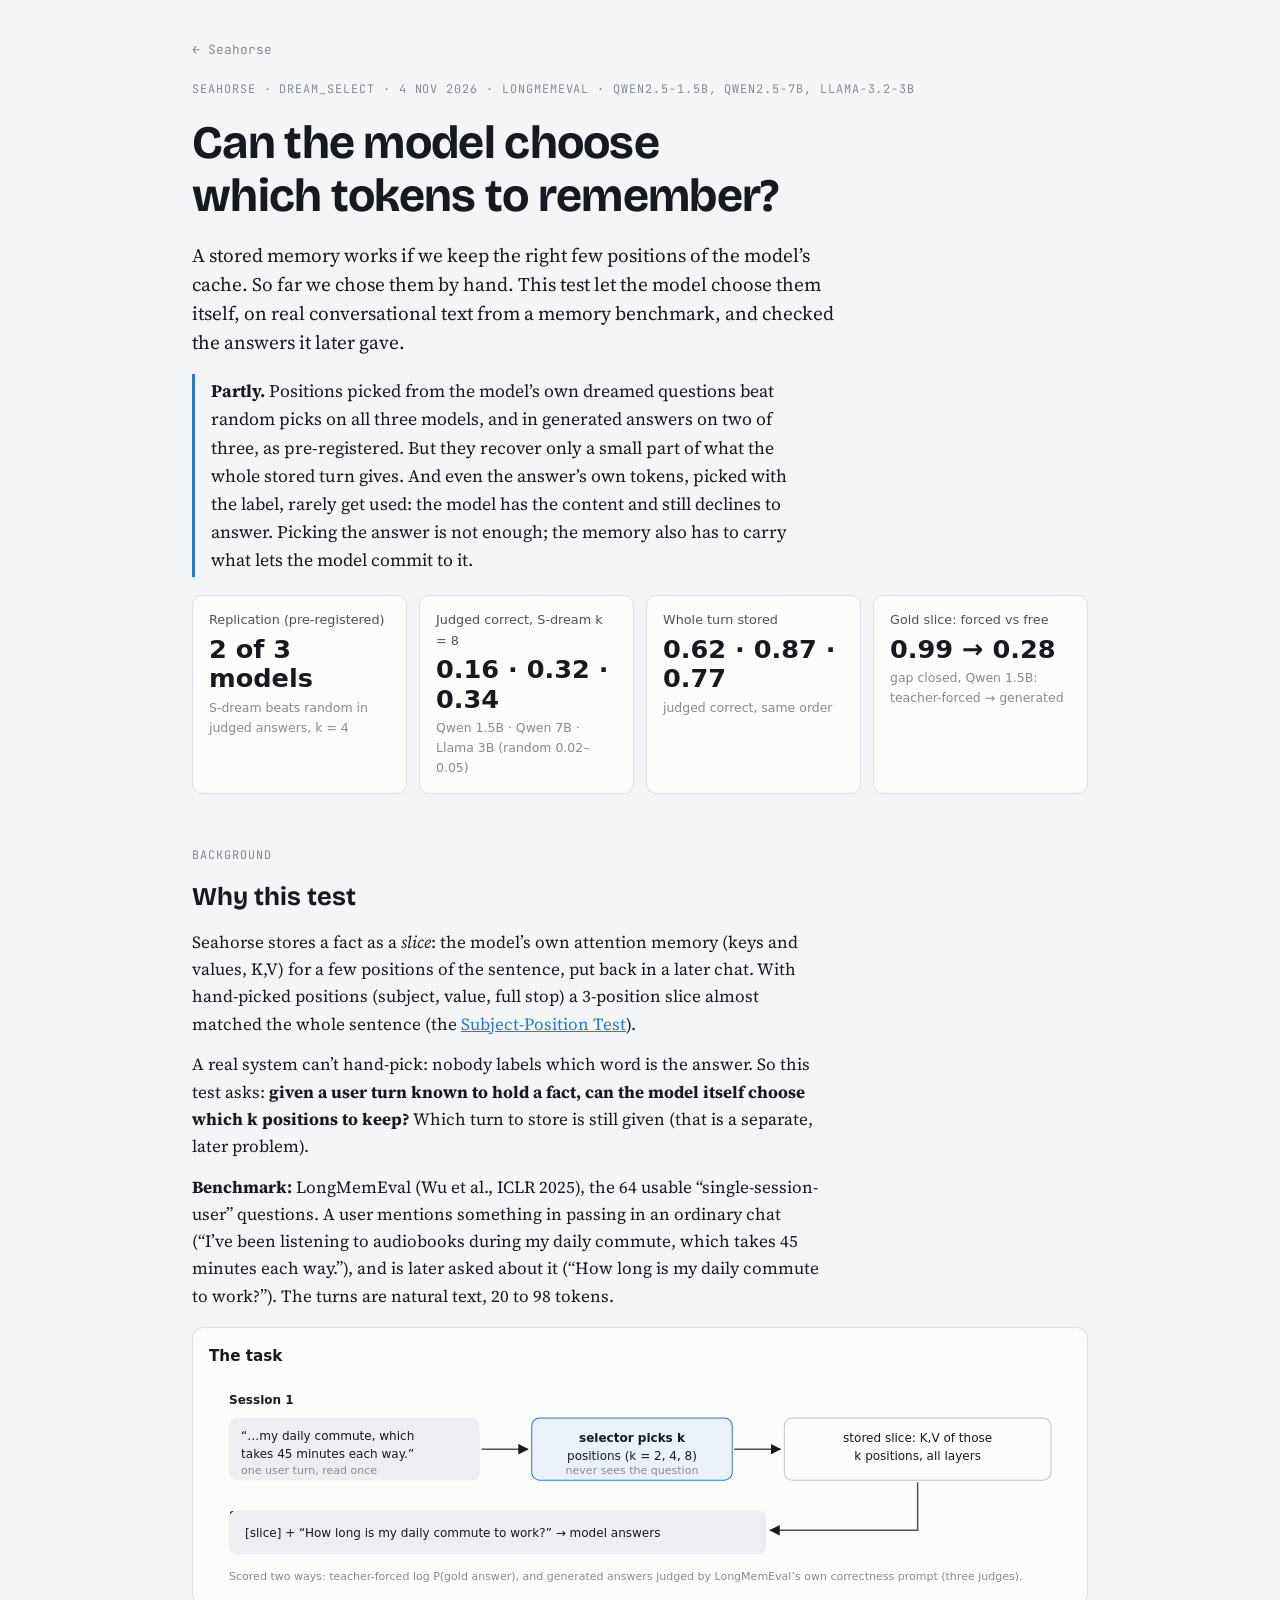
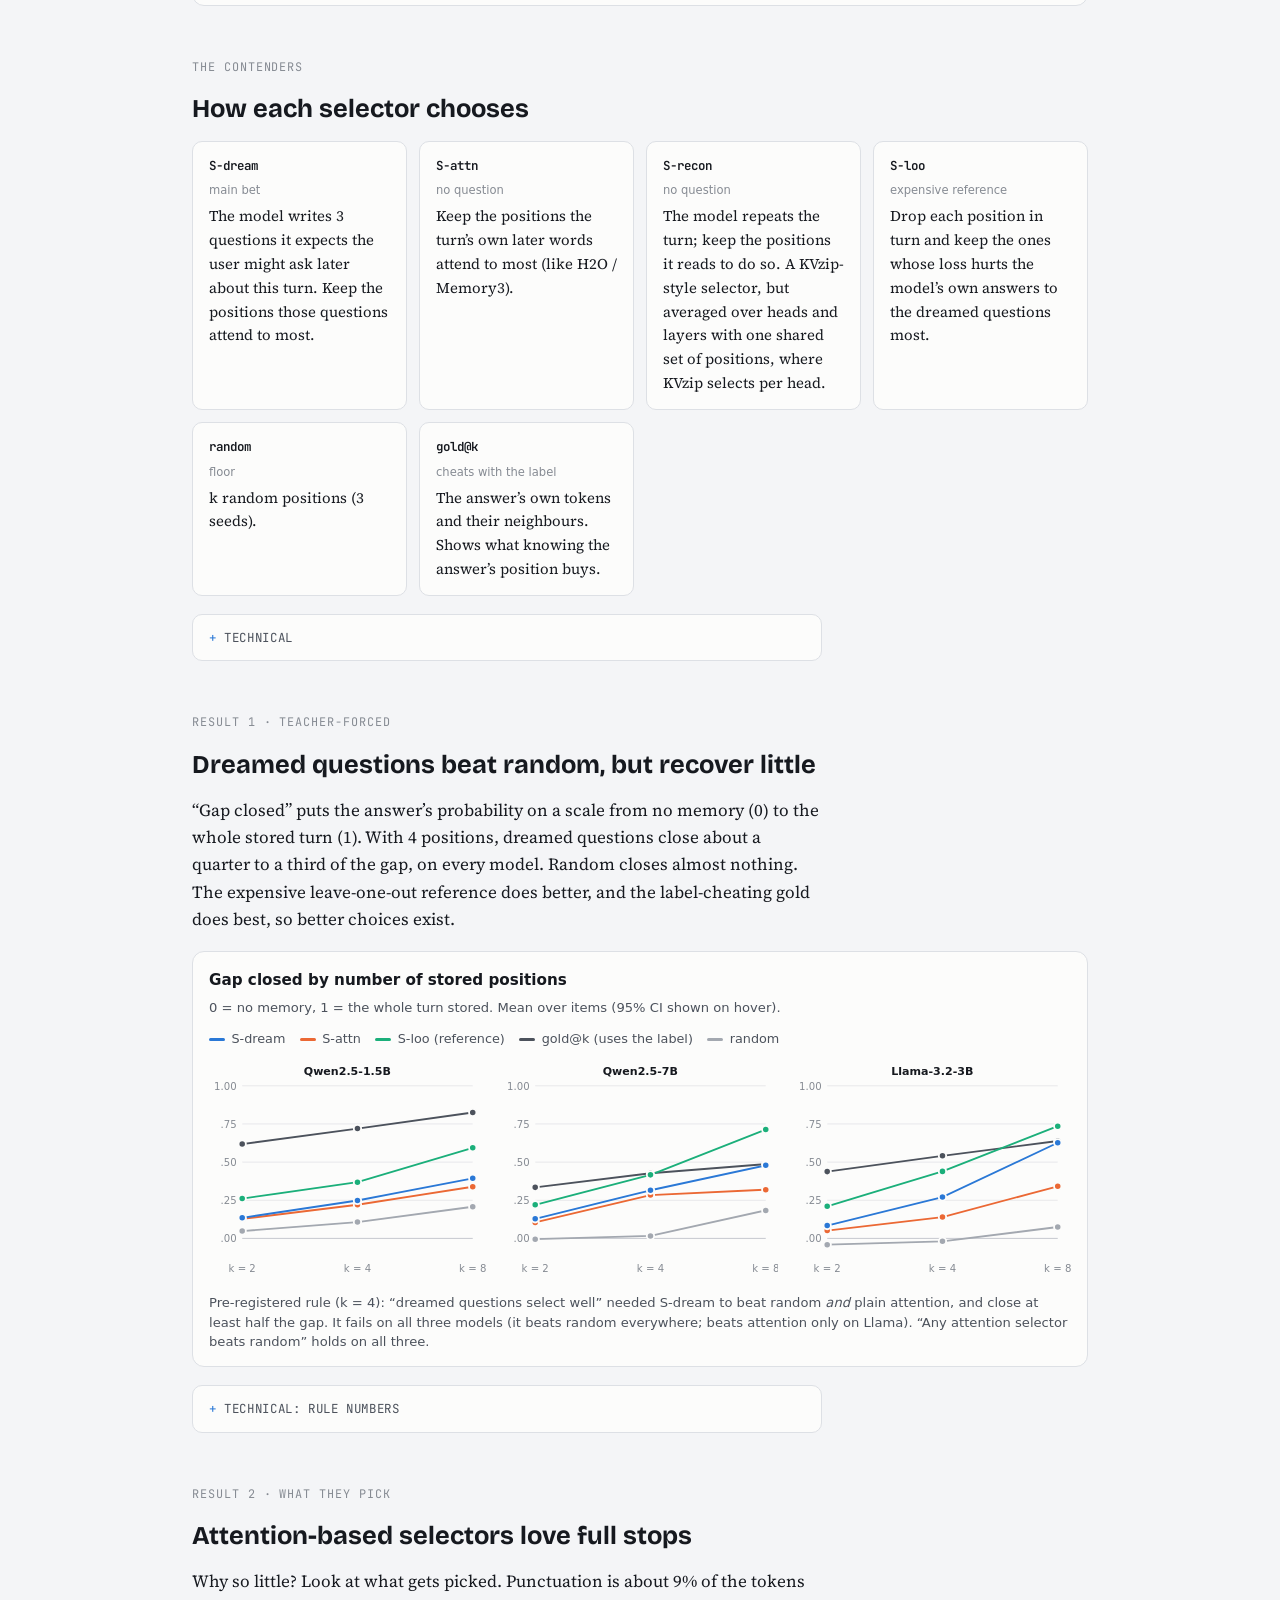
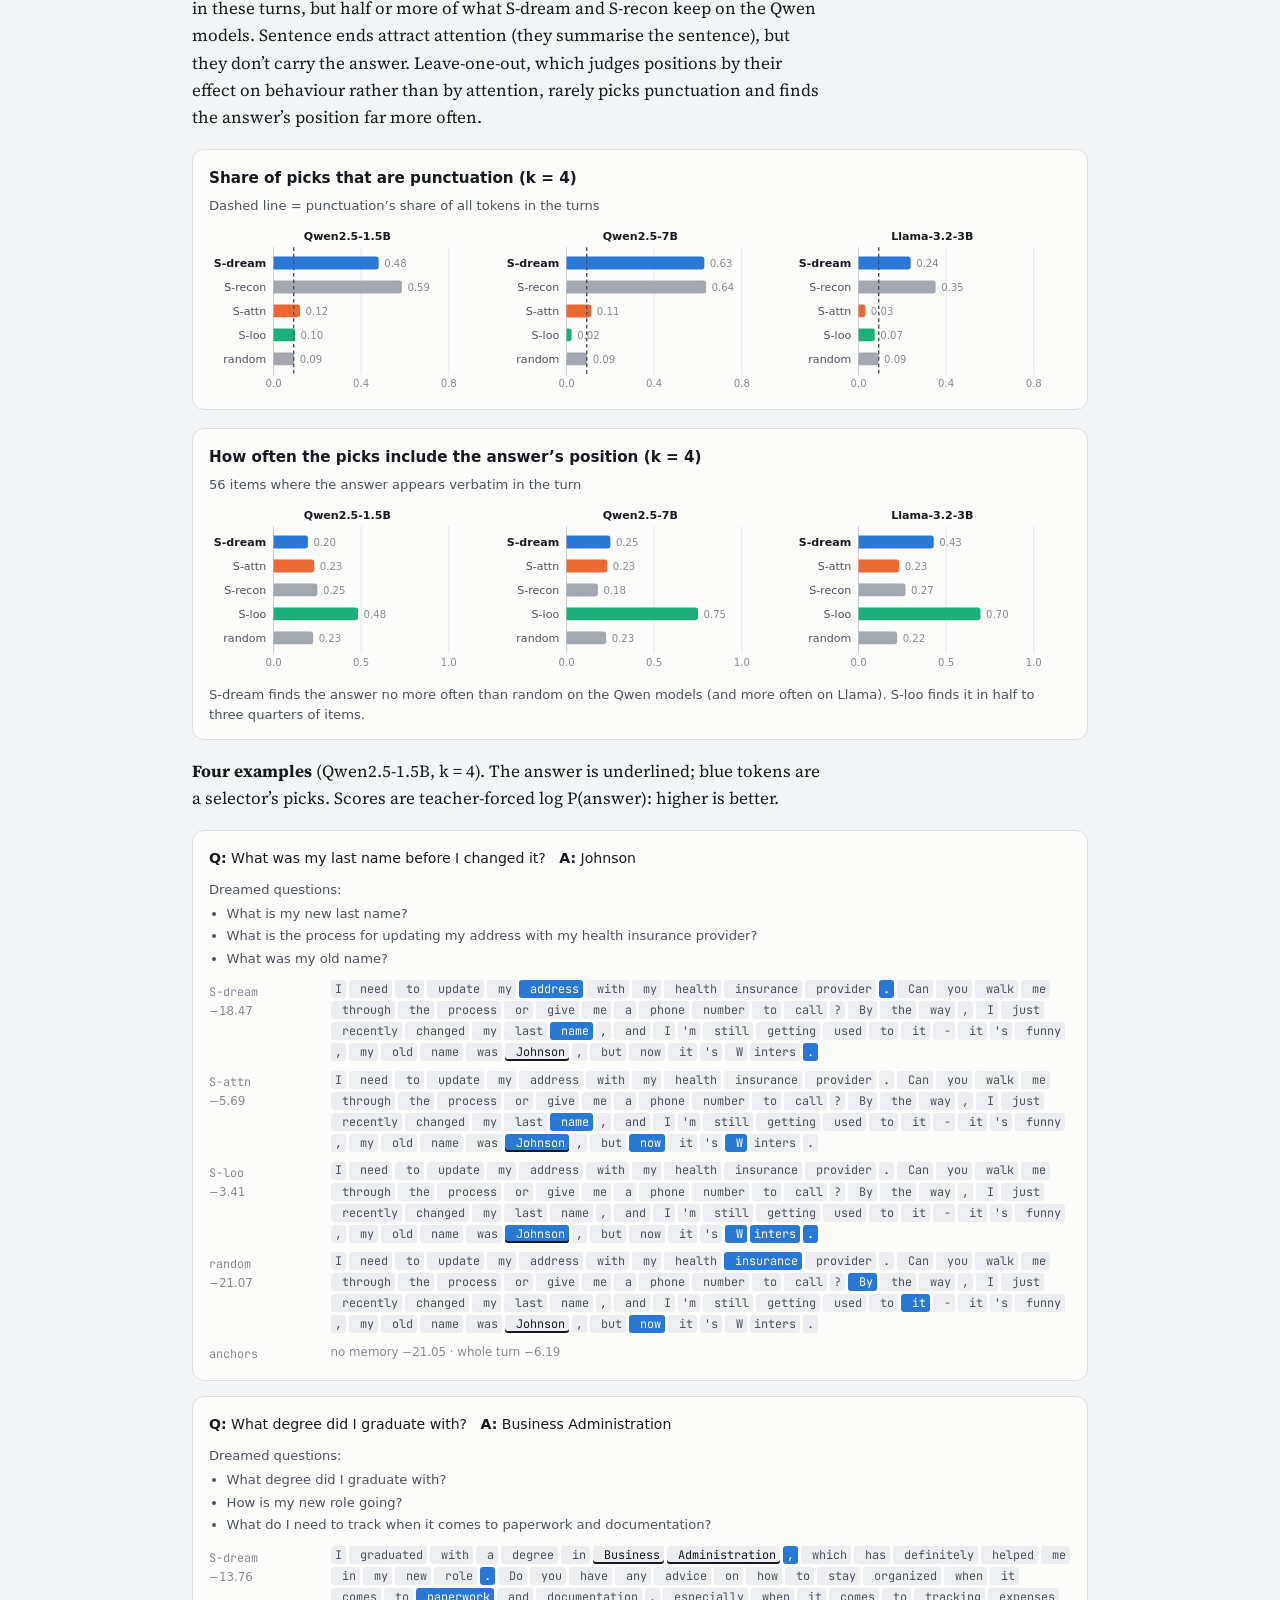
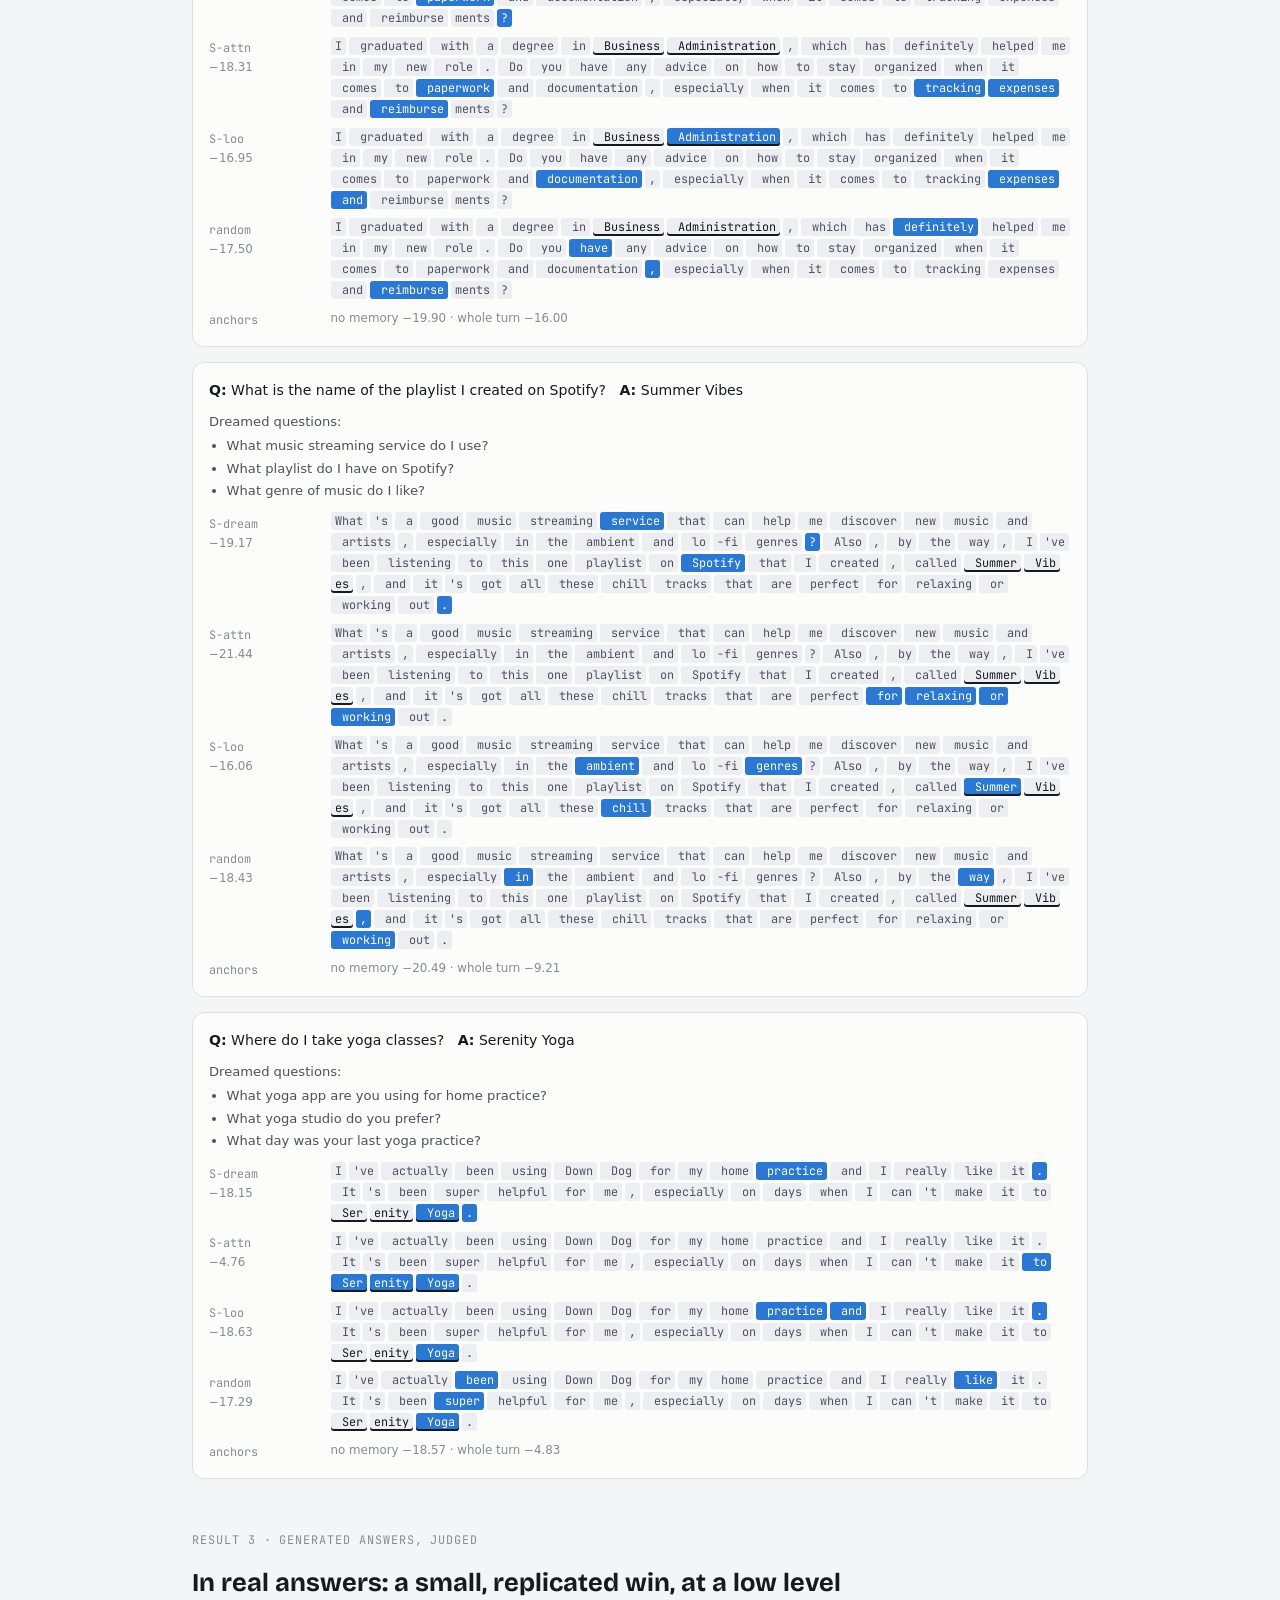
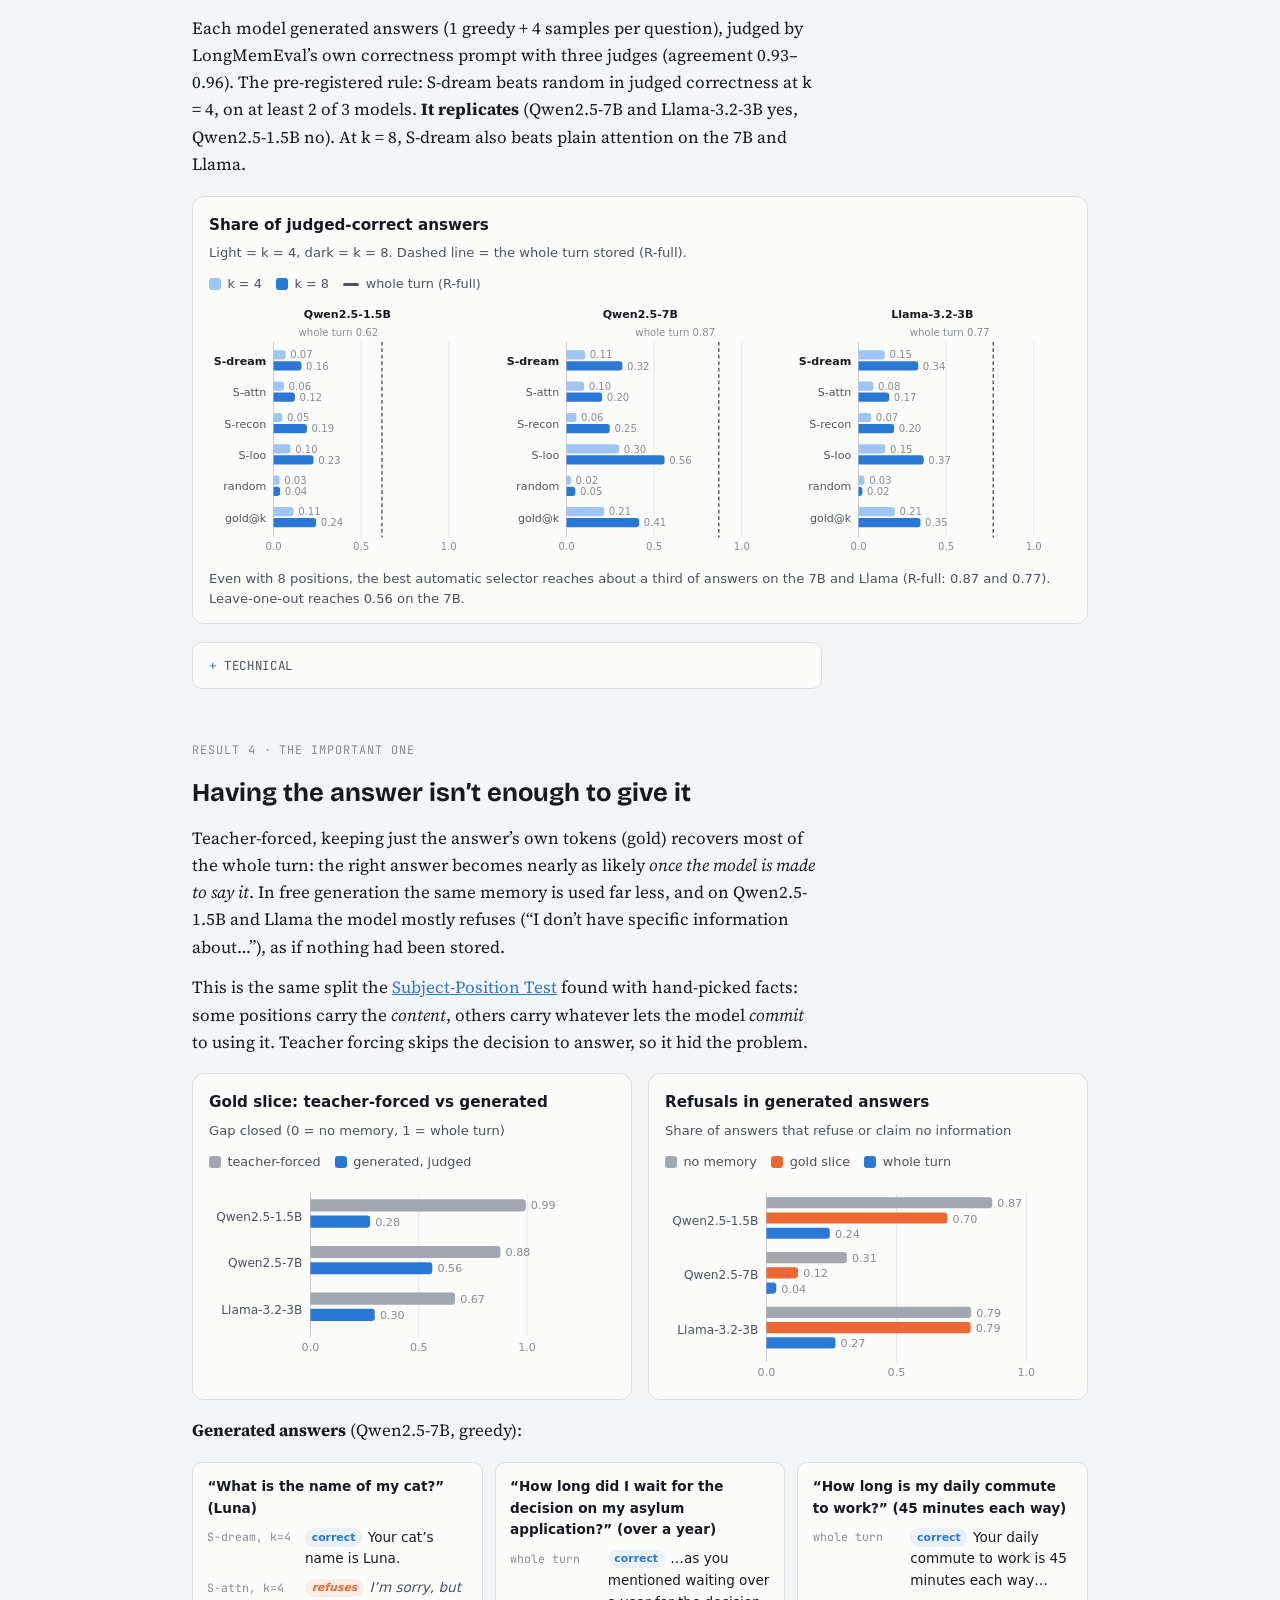
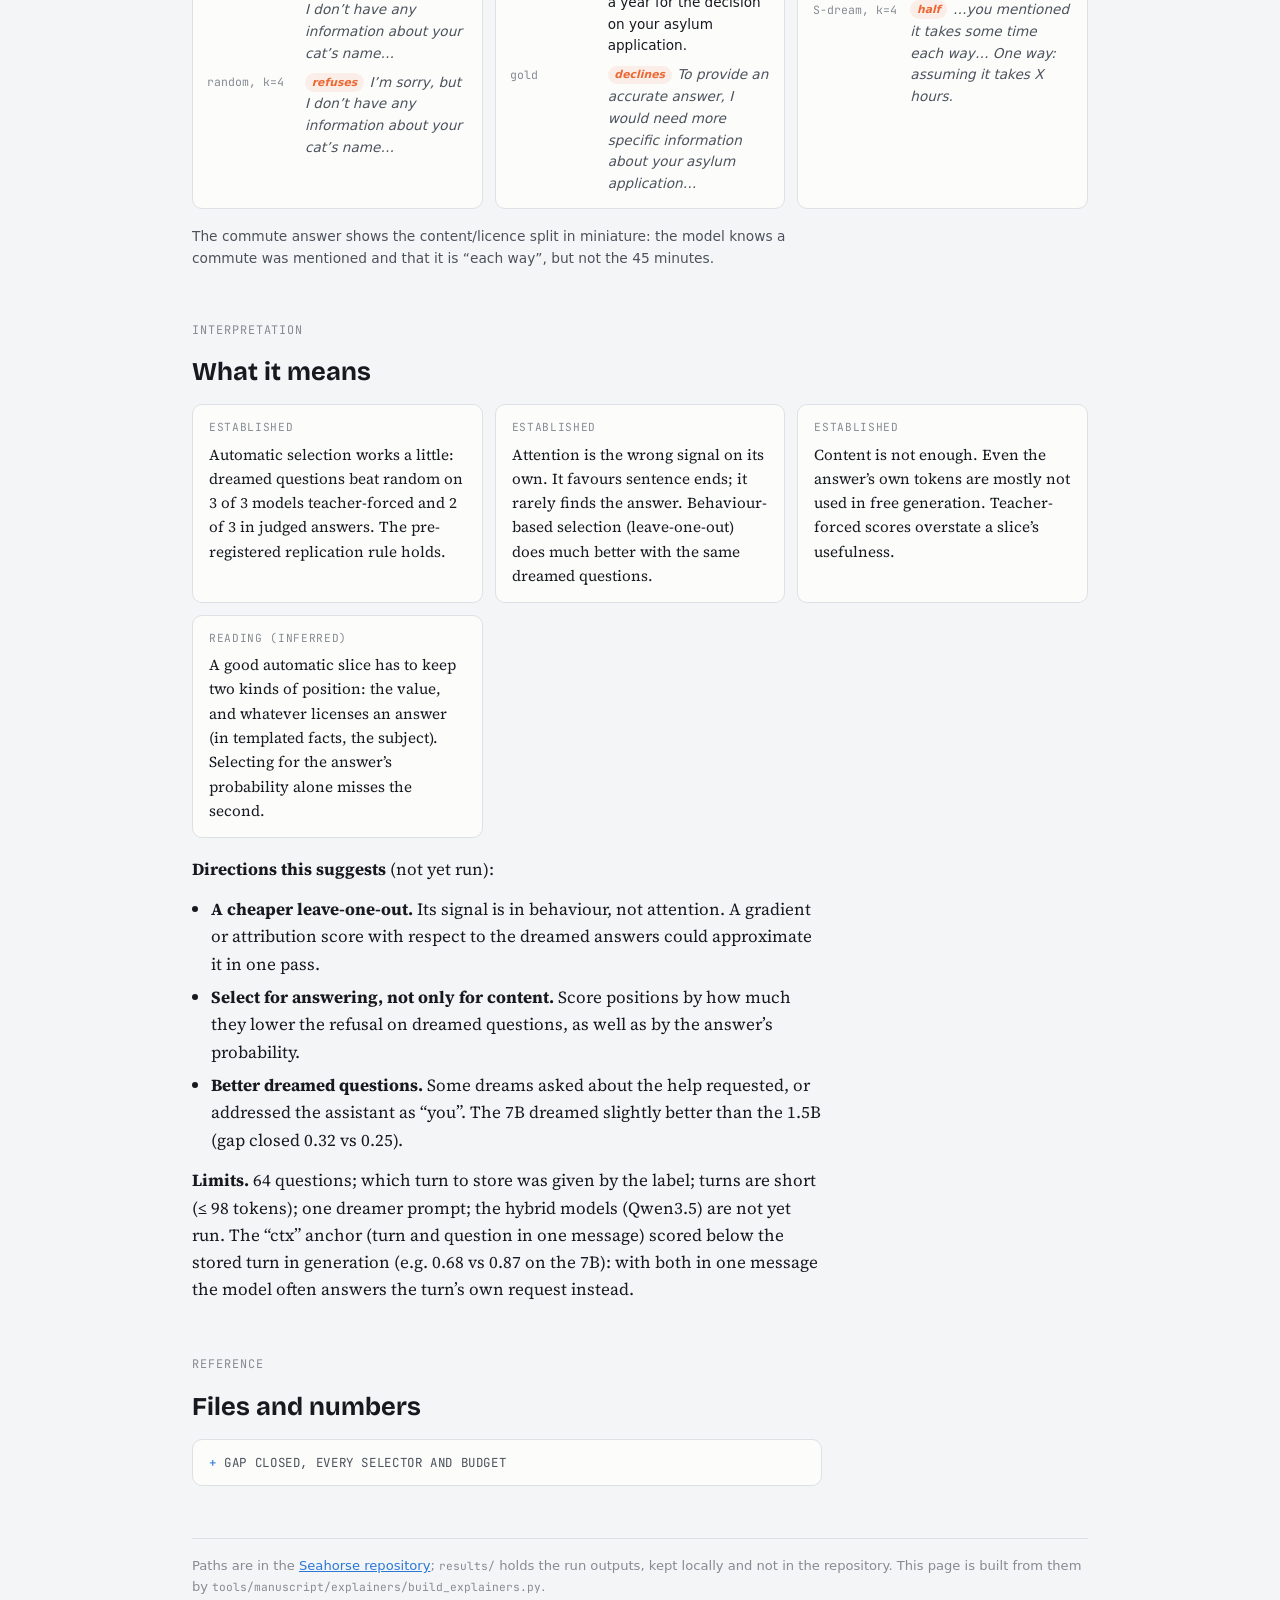
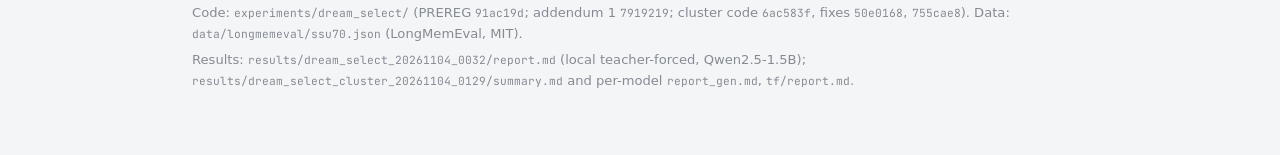
<file: seahorse/automatic-selection/index.html>
<!DOCTYPE html>
<html lang="en">
<head>
<meta charset="utf-8">
<meta name="viewport" content="width=device-width, initial-scale=1, viewport-fit=cover">
<title>Automatic Slice Selection · Seahorse · Vedant Jumle</title>
<meta name="description" content="Seahorse results on LongMemEval: can a frozen model choose which positions of its own attention memory to keep? Positions picked from its own dreamed questions beat random on three models, but recover little, and even the answer's own tokens rarely get used in free generation.">
<link rel="canonical" href="https://vedantjumle.com/seahorse/automatic-selection/">
<meta property="og:title" content="Automatic Slice Selection · Seahorse">
<meta property="og:description" content="Letting the model choose which tokens to remember, on LongMemEval with Qwen2.5-1.5B, Qwen2.5-7B and Llama-3.2-3B: a small, replicated win over random, and a gap between having the answer and giving it.">
<meta property="og:type" content="article">
<meta property="og:url" content="https://vedantjumle.com/seahorse/automatic-selection/">
<meta property="og:image" content="https://vedantjumle.com/og-image.png">
<meta name="twitter:card" content="summary_large_image">
<meta name="twitter:title" content="Automatic Slice Selection · Seahorse">
<meta name="twitter:description" content="Letting the model choose which tokens to remember: a small, replicated win over random, and a gap between having the answer and giving it.">
<meta name="twitter:image" content="https://vedantjumle.com/og-image.png">
<script>
(function () {
  var t = null;
  try {
    var q = new URLSearchParams(location.search).get('theme');
    t = (q === 'dark' || q === 'light') ? q : localStorage.getItem('seahorse-theme');
  } catch (e) {}
  if (t === 'dark' || t === 'light') document.documentElement.setAttribute('data-theme', t);
})();
</script>
<script defer data-domain="vedantjumle.com" src="https://plausible.io/js/plausible.js"></script>
<link rel="preconnect" href="https://fonts.googleapis.com">
<link rel="preconnect" href="https://fonts.gstatic.com" crossorigin>
<link rel="stylesheet" href="https://fonts.googleapis.com/css2?family=Bricolage+Grotesque:opsz,wght@12..96,500;12..96,700&family=Source+Serif+4:ital,opsz,wght@0,8..60,400;0,8..60,600;1,8..60,400&family=JetBrains+Mono:wght@400;600&display=swap">
<style>
/* Layout: one reading column (~70ch); figures run to 58rem. Each finding = plain paragraph, figure, then a collapsible Technical block. Same visual system as the Subject-Position Test page. */
:root {
  color-scheme: light;
  --bg: #f4f5f7; --surface: #fcfcfb; --ink: #16191f; --ink-2: #4c525c; --muted: #868b93;
  --line: #dde0e5; --grid: #e6e7ea; --axis: #c3c6cc; --chip: #eceef2;
  --s1: #2a78d6; --s2: #eb6834; --s3: #1baf7a; --neutral: #a3a8b0; --ref: #4c525c;
  --s1-light: #9ec5f4;
  --band: rgba(42,120,214,0.08); --band2: rgba(235,104,52,0.09); --band3: rgba(27,175,122,0.10);
  --font-display: "Bricolage Grotesque", "Avenir Next", "Segoe UI", system-ui, sans-serif;
  --font-body: "Source Serif 4", Georgia, "Times New Roman", serif;
  --font-ui: system-ui, -apple-system, "Segoe UI", sans-serif;
  --font-mono: "JetBrains Mono", ui-monospace, "SFMono-Regular", Menlo, monospace;
}
@media (prefers-color-scheme: dark) {
  :root:not([data-theme="light"]) {
    color-scheme: dark;
    --bg: #0f1114; --surface: #1a1a19; --ink: #eceef1; --ink-2: #b9bec6; --muted: #8b9098;
    --line: #2c3036; --grid: #2a2c2f; --axis: #43474d; --chip: #23262b;
    --s1: #3987e5; --s2: #d95926; --s3: #199e70; --neutral: #6b7078; --ref: #c3c2b7; --s1-light: #1c5cab;
    --band: rgba(57,135,229,0.13); --band2: rgba(217,89,38,0.13); --band3: rgba(25,158,112,0.14);
  }
}
:root[data-theme="dark"] {
  color-scheme: dark;
  --bg: #0f1114; --surface: #1a1a19; --ink: #eceef1; --ink-2: #b9bec6; --muted: #8b9098;
  --line: #2c3036; --grid: #2a2c2f; --axis: #43474d; --chip: #23262b;
  --s1: #3987e5; --s2: #d95926; --s3: #199e70; --neutral: #6b7078; --ref: #c3c2b7; --s1-light: #1c5cab;
  --band: rgba(57,135,229,0.13); --band2: rgba(217,89,38,0.13); --band3: rgba(25,158,112,0.14);
}
* { box-sizing: border-box; }
body { margin: 0; background: var(--bg); color: var(--ink); font-family: var(--font-body); font-size: 1.0625rem; line-height: 1.6;
  padding-top: env(safe-area-inset-top, 0px); padding-bottom: env(safe-area-inset-bottom, 0px); }
.wrap { max-width: 58rem; margin: 0 auto; padding-block: 2.5rem 4rem;
  padding-left: max(16px, env(safe-area-inset-left, 0px)); padding-right: max(16px, env(safe-area-inset-right, 0px));
  display: flex; flex-direction: column; gap: 3.25rem; }
.prose { max-width: 70ch; display: flex; flex-direction: column; gap: 0.85rem; }
.prose p, .prose ul, .prose ol { margin: 0; }
.prose ul, .prose ol { padding-left: 1.2rem; display: flex; flex-direction: column; gap: 0.4rem; }
h1, h2, h3 { font-family: var(--font-display); text-wrap: balance; margin: 0; line-height: 1.15; }
h1 { font-size: clamp(2rem, 5vw, 2.9rem); font-weight: 700; letter-spacing: -0.015em; }
h2 { font-size: 1.6rem; font-weight: 700; }
h3 { font-size: 1.08rem; font-weight: 500; }
.eyebrow { font-family: var(--font-mono); font-size: 0.74rem; letter-spacing: 0.08em; text-transform: uppercase; color: var(--muted); }
.lead { font-size: 1.2rem; line-height: 1.5; max-width: 66ch; margin: 0; }
code, .mono { font-family: var(--font-mono); font-size: 0.86em; }
.tok { font-family: var(--font-mono); font-size: 0.86em; background: var(--chip); border-radius: 4px; padding: 0.05em 0.35em; white-space: nowrap; }
section { display: flex; flex-direction: column; gap: 1.1rem; }
header.hero { display: flex; flex-direction: column; gap: 1.1rem; }
.answer { border-left: 3px solid var(--s1); padding: 0.2rem 0 0.2rem 1rem; font-size: 1.1rem; max-width: 68ch; }
.tiles { display: grid; grid-template-columns: repeat(auto-fit, minmax(12rem, 1fr)); gap: 0.75rem; }
.tile { background: var(--surface); border: 1px solid var(--line); border-radius: 10px; padding: 0.9rem 1rem; display: flex; flex-direction: column; gap: 0.25rem; min-width: 0; }
.tile .label { font-family: var(--font-ui); font-size: 0.8rem; color: var(--ink-2); }
.tile .value { font-family: var(--font-ui); font-size: 1.6rem; font-weight: 600; line-height: 1.15; }
.tile .note { font-family: var(--font-ui); font-size: 0.78rem; color: var(--muted); }
figure { margin: 0; background: var(--surface); border: 1px solid var(--line); border-radius: 12px; padding: 1rem 1rem 0.9rem; display: flex; flex-direction: column; gap: 0.7rem; min-width: 0; position: relative; }
figure .ftitle { font-family: var(--font-ui); font-size: 0.95rem; font-weight: 600; color: var(--ink); }
figure .fsub { font-family: var(--font-ui); font-size: 0.82rem; color: var(--ink-2); margin-top: -0.4rem; }
figcaption { font-family: var(--font-ui); font-size: 0.82rem; color: var(--ink-2); line-height: 1.5; }
.chart { width: 100%; overflow-x: auto; }
.chart svg { display: block; width: 100%; height: auto; }
.chart.wide svg { min-width: 34rem; }
svg text { font-family: var(--font-ui); fill: var(--ink-2); font-size: 12px; }
svg .t-muted { fill: var(--muted); font-size: 11px; }
svg .t-ink { fill: var(--ink); }
svg .t-strong { fill: var(--ink); font-weight: 600; }
svg .grid { stroke: var(--grid); stroke-width: 1; }
svg .axis { stroke: var(--axis); stroke-width: 1; }
svg .hit { fill: transparent; }
.legend { display: flex; flex-wrap: wrap; gap: 0.9rem; font-family: var(--font-ui); font-size: 0.8rem; color: var(--ink-2); }
.legend span { display: inline-flex; align-items: center; gap: 0.4rem; }
.sw { width: 0.75rem; height: 0.75rem; border-radius: 3px; display: inline-block; }
.sw.line { height: 3px; width: 1rem; border-radius: 2px; }
.multiples { display: grid; grid-template-columns: repeat(auto-fit, minmax(15rem, 1fr)); gap: 1rem; }
.tip { position: absolute; pointer-events: none; background: var(--ink); color: var(--surface); font-family: var(--font-ui); font-size: 0.78rem; line-height: 1.4; padding: 0.45rem 0.6rem; border-radius: 6px; max-width: 17rem; z-index: 5; box-shadow: 0 4px 14px rgba(0,0,0,0.18); }
.tip b { font-weight: 600; }
details { background: var(--surface); border: 1px solid var(--line); border-radius: 10px; padding: 0.2rem 1rem; max-width: 70ch; }
details[open] { padding-bottom: 0.9rem; }
summary { cursor: pointer; font-family: var(--font-mono); font-size: 0.78rem; letter-spacing: 0.05em; text-transform: uppercase; color: var(--ink-2); padding: 0.6rem 0; list-style: none; }
summary::-webkit-details-marker { display: none; }
summary::before { content: "+ "; color: var(--s1); }
details[open] summary::before { content: "− "; }
details .body { display: flex; flex-direction: column; gap: 0.7rem; font-size: 0.95rem; }
details .body p, details .body ul { margin: 0; }
details .body ul { padding-left: 1.2rem; display: flex; flex-direction: column; gap: 0.35rem; }
.formula { font-family: var(--font-mono); font-size: 0.85rem; background: var(--chip); border-radius: 6px; padding: 0.55rem 0.7rem; overflow-x: auto; white-space: nowrap; }
.scroll { overflow-x: auto; min-width: 0; }
table { border-collapse: collapse; font-family: var(--font-ui); font-size: 0.85rem; width: 100%; }
th, td { text-align: left; padding: 0.45rem 0.6rem; border-bottom: 1px solid var(--line); vertical-align: top; }
th { font-size: 0.72rem; text-transform: uppercase; letter-spacing: 0.05em; color: var(--muted); font-weight: 500; }
td.num, th.num { text-align: right; font-variant-numeric: tabular-nums; white-space: nowrap; }
tr.hl td { background: var(--band); }
.selcards { display: grid; grid-template-columns: repeat(auto-fit, minmax(13rem, 1fr)); gap: 0.75rem; }
.sc { background: var(--surface); border: 1px solid var(--line); border-radius: 10px; padding: 0.85rem 1rem; display: flex; flex-direction: column; gap: 0.35rem; }
.sc .nm { font-family: var(--font-mono); font-size: 0.78rem; color: var(--ink); font-weight: 600; }
.sc p { margin: 0; font-size: 0.93rem; }
.sc .tag { font-family: var(--font-ui); font-size: 0.72rem; color: var(--muted); }
.ex { background: var(--surface); border: 1px solid var(--line); border-radius: 12px; padding: 1rem; display: flex; flex-direction: column; gap: 0.6rem; min-width: 0; }
.ex .qa { font-family: var(--font-ui); font-size: 0.88rem; color: var(--ink); }
.ex .qa b { font-weight: 600; }
.ex .dreams { font-family: var(--font-ui); font-size: 0.82rem; color: var(--ink-2); }
.ex .dreams li { margin: 0.1rem 0; }
.toks { display: flex; flex-wrap: wrap; gap: 3px; font-family: var(--font-mono); font-size: 0.74rem; line-height: 1.2; }
.toks span { padding: 0.12rem 0.25rem; border-radius: 3px; background: var(--chip); color: var(--ink-2); white-space: pre; }
.toks span.gold { box-shadow: inset 0 -2px 0 var(--ink); color: var(--ink); }
.toks span.pick { background: var(--s1); color: #fff; }
.pickrow { display: grid; grid-template-columns: 7rem 1fr; gap: 0.6rem; align-items: start; }
.pickrow .k { font-family: var(--font-mono); font-size: 0.74rem; color: var(--muted); padding-top: 0.15rem; }
.pickrow .score { font-family: var(--font-ui); font-size: 0.74rem; color: var(--muted); }
.answers { display: grid; grid-template-columns: repeat(auto-fit, minmax(15rem, 1fr)); gap: 0.75rem; }
.ans { background: var(--surface); border: 1px solid var(--line); border-radius: 10px; padding: 0.8rem 0.9rem; display: flex; flex-direction: column; gap: 0.45rem; min-width: 0; font-family: var(--font-ui); font-size: 0.85rem; }
.ans .q { color: var(--ink); font-weight: 600; }
.ans .row { display: grid; grid-template-columns: 5.6rem 1fr; gap: 0.5rem; }
.ans .row .k { font-family: var(--font-mono); font-size: 0.72rem; color: var(--muted); padding-top: 0.1rem; }
.ans .v.no { color: var(--ink-2); font-style: italic; }
.pill { display: inline-block; font-family: var(--font-ui); font-size: 0.68rem; font-weight: 600; padding: 0.04rem 0.42rem; border-radius: 999px; margin-right: 0.35rem; vertical-align: 1px; }
.pill.ok { background: var(--band); color: var(--s1); }
.pill.no { background: var(--band2); color: var(--s2); }
.status { display: grid; grid-template-columns: repeat(auto-fit, minmax(14rem, 1fr)); gap: 0.75rem; }
.st { background: var(--surface); border: 1px solid var(--line); border-radius: 10px; padding: 0.85rem 1rem; display: flex; flex-direction: column; gap: 0.35rem; }
.st .tag { font-family: var(--font-mono); font-size: 0.7rem; letter-spacing: 0.06em; text-transform: uppercase; color: var(--muted); }
.st p { margin: 0; font-size: 0.95rem; }
.note-p { font-family: var(--font-ui); font-size: 0.86rem; color: var(--ink-2); margin: 0; max-width: 70ch; line-height: 1.55; }
footer { font-family: var(--font-ui); font-size: 0.82rem; color: var(--muted); border-top: 1px solid var(--line); padding-top: 1rem; display: flex; flex-direction: column; gap: 0.3rem; }
a { color: var(--s1); }
.back { margin-bottom: -2rem; font-family: var(--font-mono); font-size: 0.8rem; }
.back a { color: var(--muted); text-decoration: none; }
.back a:hover { color: var(--ink); text-decoration: underline; }
</style>
</head>
<body>
<div class="wrap">

<nav class="back" aria-label="Back"><a href="/seahorse/">← Seahorse</a></nav>

<header class="hero">
  <div class="eyebrow">Seahorse · dream_select · 4 Nov 2026 · LongMemEval · Qwen2.5-1.5B, Qwen2.5-7B, Llama-3.2-3B</div>
  <h1>Can the model choose which tokens to remember?</h1>
  <p class="lead">A stored memory works if we keep the right few positions of the model’s cache. So far we chose them by hand. This test let the model choose them itself, on real conversational text from a memory benchmark, and checked the answers it later gave.</p>
  <div class="answer"><strong>Partly.</strong> Positions picked from the model’s own dreamed questions beat random picks on all three models, and in generated answers on two of three, as pre-registered. But they recover only a small part of what the whole stored turn gives. And even the answer’s own tokens, picked with the label, rarely get used: the model has the content and still declines to answer. Picking the answer is not enough; the memory also has to carry what lets the model commit to it.</div>
  <div class="tiles" id="tiles"></div>
</header>

<section aria-labelledby="s-bg">
  <div class="eyebrow">Background</div>
  <h2 id="s-bg">Why this test</h2>
  <div class="prose">
    <p>Seahorse stores a fact as a <em>slice</em>: the model’s own attention memory (keys and values, K,V) for a few positions of the sentence, put back in a later chat. With hand-picked positions (subject, value, full stop) a 3-position slice almost matched the whole sentence (the <a href="../subject-position/">Subject-Position Test</a>).</p>
    <p>A real system can’t hand-pick: nobody labels which word is the answer. So this test asks: <strong>given a user turn known to hold a fact, can the model itself choose which k positions to keep?</strong> Which turn to store is still given (that is a separate, later problem).</p>
    <p><strong>Benchmark:</strong> LongMemEval (Wu et al., ICLR 2025), the 64 usable “single-session-user” questions. A user mentions something in passing in an ordinary chat (“I’ve been listening to audiobooks during my daily commute, which takes 45 minutes each way.”), and is later asked about it (“How long is my daily commute to work?”). The turns are natural text, 20 to 98 tokens.</p>
  </div>
  <figure>
    <div class="ftitle">The task</div>
    <div class="chart wide"><svg viewBox="0 0 860 210" role="img" aria-label="A user turn is read once; a selector picks k of its positions without seeing the question; only those K,V entries are stored; later the benchmark question is asked with the slice in place and the answer is judged.">
      <defs><marker id="ar" viewBox="0 0 10 10" refX="9" refY="5" markerWidth="7" markerHeight="7" orient="auto-start-reverse"><path d="M0,0 L10,5 L0,10 z" fill="currentColor"/></marker></defs>
      <g style="color: var(--ink-2)">
        <text x="20" y="24" class="t-strong">Session 1</text>
        <rect x="20" y="38" width="250" height="62" rx="8" fill="var(--chip)"/>
        <text x="32" y="60" class="t-ink">“…my daily commute, which</text>
        <text x="32" y="78" class="t-ink">takes 45 minutes each way.”</text>
        <text x="32" y="94" class="t-muted">one user turn, read once</text>
        <line x1="272" y1="69" x2="318" y2="69" stroke="currentColor" stroke-width="1.5" marker-end="url(#ar)"/>
        <rect x="322" y="38" width="200" height="62" rx="8" fill="var(--band)" stroke="var(--s1)"/>
        <text x="422" y="62" text-anchor="middle" class="t-strong">selector picks k</text>
        <text x="422" y="80" text-anchor="middle" class="t-ink">positions (k = 2, 4, 8)</text>
        <text x="422" y="94" text-anchor="middle" class="t-muted">never sees the question</text>
        <line x1="524" y1="69" x2="570" y2="69" stroke="currentColor" stroke-width="1.5" marker-end="url(#ar)"/>
        <rect x="574" y="38" width="266" height="62" rx="8" fill="none" stroke="var(--axis)"/>
        <text x="707" y="62" text-anchor="middle" class="t-ink">stored slice: K,V of those</text>
        <text x="707" y="80" text-anchor="middle" class="t-ink">k positions, all layers</text>
        <text x="20" y="140" class="t-strong">Session 2</text>
        <path d="M707,102 V150 H560" fill="none" stroke="currentColor" stroke-width="1.5" marker-end="url(#ar)"/>
        <rect x="20" y="130" width="536" height="44" rx="8" fill="var(--chip)"/>
        <text x="36" y="157" class="t-ink">[slice] + “How long is my daily commute to work?” → model answers</text>
        <text x="20" y="200" class="t-muted">Scored two ways: teacher-forced log P(gold answer), and generated answers judged by LongMemEval’s own correctness prompt (three judges).</text>
      </g>
    </svg></div>
  </figure>
</section>

<section aria-labelledby="s-sel">
  <div class="eyebrow">The contenders</div>
  <h2 id="s-sel">How each selector chooses</h2>
  <div class="selcards">
    <div class="sc"><span class="nm">S-dream</span><span class="tag">main bet</span><p>The model writes 3 questions it expects the user might ask later about this turn. Keep the positions those questions attend to most.</p></div>
    <div class="sc"><span class="nm">S-attn</span><span class="tag">no question</span><p>Keep the positions the turn’s own later words attend to most (like H2O / Memory3).</p></div>
    <div class="sc"><span class="nm">S-recon</span><span class="tag">no question</span><p>The model repeats the turn; keep the positions it reads to do so. A KVzip-style selector, but averaged over heads and layers with one shared set of positions, where KVzip selects per head.</p></div>
    <div class="sc"><span class="nm">S-loo</span><span class="tag">expensive reference</span><p>Drop each position in turn and keep the ones whose loss hurts the model’s own answers to the dreamed questions most.</p></div>
    <div class="sc"><span class="nm">random</span><span class="tag">floor</span><p>k random positions (3 seeds).</p></div>
    <div class="sc"><span class="nm">gold@k</span><span class="tag">cheats with the label</span><p>The answer’s own tokens and their neighbours. Shows what knowing the answer’s position buys.</p></div>
  </div>
  <details>
    <summary>Technical</summary>
    <div class="body">
      <ul>
        <li><strong>Dreamer:</strong> the same model, greedy, with a frozen prompt (an instruction plus two invented examples; chosen on format only). Each model dreams its own questions and uses its own attention.</li>
        <li><strong>S-dream score:</strong> attention from each dreamed question’s tokens and the last prompt token to each stored content position, averaged over heads and layers, then summed over the 3 questions. Top-k. Choosing what to keep with stand-in queries made before the real question exists is a known idea: EpiCache scores positions with a patched prompt in place of the question (<a href="https://arxiv.org/abs/2509.17396">arXiv:2509.17396</a>), Expected Attention with an estimate of future queries (<a href="https://arxiv.org/abs/2510.00636">arXiv:2510.00636</a>). S-dream is one form of it.</li>
        <li><strong>S-attn:</strong> mean attention a position receives from later content tokens (mean, not sum, to avoid early-token bias). <strong>S-recon:</strong> mean attention from the teacher-forced repetition, averaged over heads and layers, with one set of positions kept at every layer and head. KVzip (Kim et al., NeurIPS 2025, <a href="https://arxiv.org/abs/2505.23416">arXiv:2505.23416</a>) takes each KV head’s maximum and lets heads keep different positions, so S-recon is KVzip-style, not KVzip. <strong>S-loo:</strong> drop in log P(own greedy answer to each dream) when the position is removed.</li>
        <li><strong>Anchors:</strong> no memory; R-full (the whole turn as a slice, identical to the turn as an earlier text turn: max |Δlogit| ≤ 3e-4); ctx (turn and question in one user turn).</li>
        <li><strong>Gold:</strong> the gold answer’s tokens plus the next token (56 items where the answer appears verbatim). gold@k fills to k with the nearest neighbours.</li>
      </ul>
    </div>
  </details>
</section>

<section aria-labelledby="s-r1">
  <div class="eyebrow">Result 1 · teacher-forced</div>
  <h2 id="s-r1">Dreamed questions beat random, but recover little</h2>
  <div class="prose">
    <p>“Gap closed” puts the answer’s probability on a scale from no memory (0) to the whole stored turn (1). With 4 positions, dreamed questions close about a quarter to a third of the gap, on every model. Random closes almost nothing. The expensive leave-one-out reference does better, and the label-cheating gold does best, so better choices exist.</p>
  </div>
  <figure>
    <div class="ftitle">Gap closed by number of stored positions</div>
    <div class="fsub">0 = no memory, 1 = the whole turn stored. Mean over items (95% CI shown on hover).</div>
    <div class="legend"><span><i class="sw line" style="background:var(--s1)"></i>S-dream</span><span><i class="sw line" style="background:var(--s2)"></i>S-attn</span><span><i class="sw line" style="background:var(--s3)"></i>S-loo (reference)</span><span><i class="sw line" style="background:var(--ref)"></i>gold@k (uses the label)</span><span><i class="sw line" style="background:var(--neutral)"></i>random</span></div>
    <div class="multiples" id="c-gap"></div>
    <figcaption>Pre-registered rule (k = 4): “dreamed questions select well” needed S-dream to beat random <em>and</em> plain attention, and close at least half the gap. It fails on all three models (it beats random everywhere; beats attention only on Llama). “Any attention selector beats random” holds on all three.</figcaption>
  </figure>
  <details>
    <summary>Technical: rule numbers</summary>
    <div class="body"><div class="scroll"><table id="t-rules"></table></div></div>
  </details>
</section>

<section aria-labelledby="s-r2">
  <div class="eyebrow">Result 2 · what they pick</div>
  <h2 id="s-r2">Attention-based selectors love full stops</h2>
  <div class="prose">
    <p>Why so little? Look at what gets picked. Punctuation is about 9% of the tokens in these turns, but half or more of what S-dream and S-recon keep on the Qwen models. Sentence ends attract attention (they summarise the sentence), but they don’t carry the answer. Leave-one-out, which judges positions by their effect on behaviour rather than by attention, rarely picks punctuation and finds the answer’s position far more often.</p>
  </div>
  <figure>
    <div class="ftitle">Share of picks that are punctuation (k = 4)</div>
    <div class="fsub">Dashed line = punctuation’s share of all tokens in the turns</div>
    <div class="multiples" id="c-punct"></div>
  </figure>
  <figure>
    <div class="ftitle">How often the picks include the answer’s position (k = 4)</div>
    <div class="fsub">56 items where the answer appears verbatim in the turn</div>
    <div class="multiples" id="c-hit"></div>
    <figcaption>S-dream finds the answer no more often than random on the Qwen models (and more often on Llama). S-loo finds it in half to three quarters of items.</figcaption>
  </figure>
  <div class="prose"><p><strong>Four examples</strong> (Qwen2.5-1.5B, k = 4). The answer is underlined; blue tokens are a selector’s picks. Scores are teacher-forced log P(answer): higher is better.</p></div>
  <div id="examples" style="display:flex;flex-direction:column;gap:0.9rem"></div>
</section>

<section aria-labelledby="s-r3">
  <div class="eyebrow">Result 3 · generated answers, judged</div>
  <h2 id="s-r3">In real answers: a small, replicated win, at a low level</h2>
  <div class="prose">
    <p>Each model generated answers (1 greedy + 4 samples per question), judged by LongMemEval’s own correctness prompt with three judges (agreement 0.93–0.96). The pre-registered rule: S-dream beats random in judged correctness at k = 4, on at least 2 of 3 models. <strong>It replicates</strong> (Qwen2.5-7B and Llama-3.2-3B yes, Qwen2.5-1.5B no). At k = 8, S-dream also beats plain attention on the 7B and Llama.</p>
  </div>
  <figure>
    <div class="ftitle">Share of judged-correct answers</div>
    <div class="fsub">Light = k = 4, dark = k = 8. Dashed line = the whole turn stored (R-full).</div>
    <div class="legend"><span><i class="sw" style="background:var(--s1-light)"></i>k = 4</span><span><i class="sw" style="background:var(--s1)"></i>k = 8</span><span><i class="sw line" style="background:var(--ref)"></i>whole turn (R-full)</span></div>
    <div class="multiples" id="c-gen"></div>
    <figcaption>Even with 8 positions, the best automatic selector reaches about a third of answers on the 7B and Llama (R-full: 0.87 and 0.77). Leave-one-out reaches 0.56 on the 7B.</figcaption>
  </figure>
  <details>
    <summary>Technical</summary>
    <div class="body">
      <p>Pre-registered rule (addendum 1): S-dream − random in judged correctness at k = 4, item bootstrap, lower bound &gt; 0. Qwen2.5-1.5B +0.034 [−0.019, 0.094]; Qwen2.5-7B +0.081 [0.009, 0.162]; Llama-3.2-3B +0.116 [0.034, 0.197]. Replicates (2 of 3).</p>
      <p>Judges: the original Qwen3.5-9B (bf16), gpt-oss and Gemma-4, LongMemEval’s single-session-user prompt verbatim (repo commit d6dc8b5); label = majority. 5,320 answers per model, all labelled by all three judges. Sampling: T 1, top-p 0.95, top-k 20, presence penalty 1.5, max 64 new tokens.</p>
      <div class="scroll"><table id="t-gen"></table></div>
    </div>
  </details>
</section>

<section aria-labelledby="s-r4">
  <div class="eyebrow">Result 4 · the important one</div>
  <h2 id="s-r4">Having the answer isn’t enough to give it</h2>
  <div class="prose">
    <p>Teacher-forced, keeping just the answer’s own tokens (gold) recovers most of the whole turn: the right answer becomes nearly as likely <em>once the model is made to say it</em>. In free generation the same memory is used far less, and on Qwen2.5-1.5B and Llama the model mostly refuses (“I don’t have specific information about…”), as if nothing had been stored.</p>
    <p>This is the same split the <a href="../subject-position/">Subject-Position Test</a> found with hand-picked facts: some positions carry the <em>content</em>, others carry whatever lets the model <em>commit</em> to using it. Teacher forcing skips the decision to answer, so it hid the problem.</p>
  </div>
  <div class="multiples">
    <figure>
      <div class="ftitle">Gold slice: teacher-forced vs generated</div>
      <div class="fsub">Gap closed (0 = no memory, 1 = whole turn)</div>
      <div class="legend"><span><i class="sw" style="background:var(--neutral)"></i>teacher-forced</span><span><i class="sw" style="background:var(--s1)"></i>generated, judged</span></div>
      <div class="chart" id="c-tfgen"></div>
    </figure>
    <figure>
      <div class="ftitle">Refusals in generated answers</div>
      <div class="fsub">Share of answers that refuse or claim no information</div>
      <div class="legend"><span><i class="sw" style="background:var(--neutral)"></i>no memory</span><span><i class="sw" style="background:var(--s2)"></i>gold slice</span><span><i class="sw" style="background:var(--s1)"></i>whole turn</span></div>
      <div class="chart" id="c-ref"></div>
    </figure>
  </div>
  <div class="prose"><p><strong>Generated answers</strong> (Qwen2.5-7B, greedy):</p></div>
  <div class="answers">
    <div class="ans">
      <div class="q">“What is the name of my cat?” (Luna)</div>
      <div class="row"><span class="k">S-dream, k=4</span><span class="v"><span class="pill ok">correct</span>Your cat’s name is Luna.</span></div>
      <div class="row"><span class="k">S-attn, k=4</span><span class="v no"><span class="pill no">refuses</span>I’m sorry, but I don’t have any information about your cat’s name…</span></div>
      <div class="row"><span class="k">random, k=4</span><span class="v no"><span class="pill no">refuses</span>I’m sorry, but I don’t have any information about your cat’s name…</span></div>
    </div>
    <div class="ans">
      <div class="q">“How long did I wait for the decision on my asylum application?” (over a year)</div>
      <div class="row"><span class="k">whole turn</span><span class="v"><span class="pill ok">correct</span>…as you mentioned waiting over a year for the decision on your asylum application.</span></div>
      <div class="row"><span class="k">gold</span><span class="v no"><span class="pill no">declines</span>To provide an accurate answer, I would need more specific information about your asylum application…</span></div>
    </div>
    <div class="ans">
      <div class="q">“How long is my daily commute to work?” (45 minutes each way)</div>
      <div class="row"><span class="k">whole turn</span><span class="v"><span class="pill ok">correct</span>Your daily commute to work is 45 minutes each way…</span></div>
      <div class="row"><span class="k">S-dream, k=4</span><span class="v no"><span class="pill no">half</span>…you mentioned it takes some time each way… One way: assuming it takes X hours.</span></div>
    </div>
  </div>
  <p class="note-p">The commute answer shows the content/licence split in miniature: the model knows a commute was mentioned and that it is “each way”, but not the 45 minutes.</p>
</section>

<section aria-labelledby="s-mean">
  <div class="eyebrow">Interpretation</div>
  <h2 id="s-mean">What it means</h2>
  <div class="status">
    <div class="st"><span class="tag">Established</span><p>Automatic selection works a little: dreamed questions beat random on 3 of 3 models teacher-forced and 2 of 3 in judged answers. The pre-registered replication rule holds.</p></div>
    <div class="st"><span class="tag">Established</span><p>Attention is the wrong signal on its own. It favours sentence ends; it rarely finds the answer. Behaviour-based selection (leave-one-out) does much better with the same dreamed questions.</p></div>
    <div class="st"><span class="tag">Established</span><p>Content is not enough. Even the answer’s own tokens are mostly not used in free generation. Teacher-forced scores overstate a slice’s usefulness.</p></div>
    <div class="st"><span class="tag">Reading (inferred)</span><p>A good automatic slice has to keep two kinds of position: the value, and whatever licenses an answer (in templated facts, the subject). Selecting for the answer’s probability alone misses the second.</p></div>
  </div>
  <div class="prose">
    <p><strong>Directions this suggests</strong> (not yet run):</p>
    <ul>
      <li><strong>A cheaper leave-one-out.</strong> Its signal is in behaviour, not attention. A gradient or attribution score with respect to the dreamed answers could approximate it in one pass.</li>
      <li><strong>Select for answering, not only for content.</strong> Score positions by how much they lower the refusal on dreamed questions, as well as by the answer’s probability.</li>
      <li><strong>Better dreamed questions.</strong> Some dreams asked about the help requested, or addressed the assistant as “you”. The 7B dreamed slightly better than the 1.5B (gap closed 0.32 vs 0.25).</li>
    </ul>
    <p><strong>Limits.</strong> 64 questions; which turn to store was given by the label; turns are short (≤ 98 tokens); one dreamer prompt; the hybrid models (Qwen3.5) are not yet run. The “ctx” anchor (turn and question in one message) scored below the stored turn in generation (e.g. 0.68 vs 0.87 on the 7B): with both in one message the model often answers the turn’s own request instead.</p>
  </div>
</section>

<section aria-labelledby="s-data">
  <div class="eyebrow">Reference</div>
  <h2 id="s-data">Files and numbers</h2>
  <details>
    <summary>Gap closed, every selector and budget</summary>
    <div class="body"><div class="scroll"><table id="t-gap"></table></div></div>
  </details>
</section>

<footer>
  <span>Paths are in the <a href="https://github.com/vedant-jumle/Seahorse">Seahorse repository</a>; <code>results/</code> holds the run outputs, kept locally and not in the repository. This page is built from them by <code>tools/manuscript/explainers/build_explainers.py</code>.</span>
  <span>Code: <code>experiments/dream_select/</code> (PREREG <code>91ac19d</code>; addendum 1 <code>7919219</code>; cluster code <code>6ac583f</code>, fixes <code>50e0168</code>, <code>755cae8</code>). Data: <code>data/longmemeval/ssu70.json</code> (LongMemEval, MIT).</span>
  <span>Results: <code>results/dream_select_20261104_0032/report.md</code> (local teacher-forced, Qwen2.5-1.5B); <code>results/dream_select_cluster_20261104_0129/summary.md</code> and per-model <code>report_gen.md</code>, <code>tf/report.md</code>.</span>
</footer>
</div>

<script id="data" type="application/json">{"models":{"qwen25_15b":{"name":"Qwen2.5-1.5B","gap":{"S-dream|k2":[0.1348569682681505,0.07139635538173655,0.20203853223421223,60],"S-dream|k4":[0.24849973642521508,0.14228182951310328,0.36293061377929614,60],"S-dream|k8":[0.39372762713534176,0.272150227196932,0.5176164523391479,60],"S-attn|k2":[0.12747304560792602,0.05074737850037086,0.21358163764576474,60],"S-attn|k4":[0.22038150061038397,0.12637613341103418,0.32321367231772397,60],"S-attn|k8":[0.3387019458788273,0.22328106381752094,0.45764622461308335,60],"S-recon|k2":[0.12328734051502614,0.06785289613410586,0.18573990096099932,60],"S-recon|k4":[0.21395028128949514,0.1384025237556506,0.29045918148894684,60],"S-recon|k8":[0.43795211719316035,0.3131459366775081,0.5576912925881341,60],"S-loo|k2":[0.2607662069822856,0.16544604022866646,0.36503821973843464,60],"S-loo|k4":[0.3684617360671683,0.25282126632614743,0.49235031616331404,60],"S-loo|k8":[0.5939571969596653,0.43546037937565535,0.7618408765701674,60],"random|k2":[0.04791294324357454,0.016672621822785276,0.0776556150196243,60],"random|k4":[0.10688900356081989,0.04096350917051852,0.1695717640263958,60],"random|k8":[0.20717894961437022,0.11181020300861028,0.29107418105340555,60],"gold@k|k2":[0.6180756225730127,0.5252292713879761,0.713440326958187,53],"gold@k|k4":[0.7198615235842196,0.6255150574525864,0.8132710427192074,53],"gold@k|k8":[0.8249630679641763,0.7125851744238051,0.9474717485269432,53],"gold|own":[0.9942570792206409,0.8786568111779275,1.1264936028545538,53]},"tf_refusal":{"S-dream|k2":0.683,"S-dream|k4":0.507,"S-dream|k8":0.388,"S-attn|k2":0.744,"S-attn|k4":0.631,"S-attn|k8":0.504,"S-recon|k2":0.696,"S-recon|k4":0.581,"S-recon|k8":0.406,"S-loo|k2":0.784,"S-loo|k4":0.699,"S-loo|k8":0.508,"random|k2":0.825,"random|k4":0.765,"random|k8":0.679,"gold@k|k2":0.779,"gold@k|k4":0.693,"gold@k|k8":0.53},"tf_refusal_anchor":{"nomem":0.859,"R-full":0.225,"ctx":0.151},"punct":{"S-dream|k2":0.648,"S-dream|k4":0.48,"S-dream|k8":0.357,"S-attn|k2":0.094,"S-attn|k4":0.121,"S-attn|k8":0.15,"S-recon|k2":0.805,"S-recon|k4":0.586,"S-recon|k8":0.412,"S-loo|k2":0.07,"S-loo|k4":0.098,"S-loo|k8":0.111,"random|k2":0.081,"random|k4":0.094,"random|k8":0.085,"gold@k|k2":0.054,"gold@k|k4":0.045,"gold@k|k8":0.065},"punct_base":0.092,"hit":{"S-dream|k2":0.107,"S-dream|k4":0.196,"S-dream|k8":0.375,"S-attn|k2":0.214,"S-attn|k4":0.232,"S-attn|k8":0.286,"S-recon|k2":0.071,"S-recon|k4":0.25,"S-recon|k8":0.446,"S-loo|k2":0.393,"S-loo|k4":0.482,"S-loo|k8":0.607,"random|k2":0.101,"random|k4":0.226,"random|k8":0.345,"gold@k|k2":1.0,"gold@k|k4":1.0,"gold@k|k8":1.0},"gen_correct":{"nomem":[0.00625,0.0,0.015625,64],"ctx":[0.446875,0.36250000000000004,0.53125,64],"R-full":[0.61875,0.5281250000000001,0.703125,64],"R-content":[0.640625,0.546875,0.725,64],"gold":[0.175,0.10357142857142858,0.25357142857142856,56],"S-dream@k4":[0.06875,0.021875,0.13125,64],"S-attn@k4":[0.059375,0.018750000000000003,0.11562499999999999,64],"S-recon@k4":[0.05,0.009375,0.10625,64],"S-loo@k4":[0.096875,0.037500000000000006,0.1625,64],"random@k4":[0.034375,0.0,0.07500000000000001,64],"gold@k@k4":[0.11428571428571428,0.057053571428571585,0.18571428571428572,56],"S-dream@k8":[0.159375,0.084375,0.24375,64],"S-attn@k8":[0.12187500000000001,0.059375,0.19687500000000002,64],"S-recon@k8":[0.190625,0.115625,0.2813281249999996,64],"S-loo@k8":[0.22812500000000002,0.146875,0.321875,64],"random@k8":[0.037500000000000006,0.00625,0.08125,64],"gold@k@k8":[0.24285714285714288,0.15348214285714298,0.33571428571428574,56]},"gen_refusal":{"nomem":[0.86875,0.809375,0.91875,64],"ctx":[0.16875,0.1125,0.23125,64],"R-full":[0.24374999999999997,0.165625,0.334375,64],"R-content":[0.175,0.10929687500000014,0.253125,64],"gold":[0.6964285714285714,0.6071428571428571,0.7821428571428571,56],"S-dream@k4":[0.559375,0.46875,0.6468750000000001,64],"S-attn@k4":[0.6875,0.603125,0.7625,64],"S-recon@k4":[0.621875,0.525,0.7124999999999999,64],"S-loo@k4":[0.734375,0.6499218750000002,0.8125781249999996,64],"random@k4":[0.7749999999999999,0.7,0.8438281249999996,64],"gold@k@k4":[0.7357142857142858,0.6500000000000001,0.8142857142857143,56],"S-dream@k8":[0.403125,0.309375,0.4938281249999996,64],"S-attn@k8":[0.559375,0.45625,0.6563281249999996,64],"S-recon@k8":[0.41874999999999996,0.31875,0.5125000000000001,64],"S-loo@k8":[0.5656249999999999,0.47179687500000006,0.65625,64],"random@k8":[0.715625,0.61875,0.8000781249999996,64],"gold@k@k8":[0.5535714285714286,0.4571428571428572,0.6500000000000001,56]},"rule":{"name":"S-dream beats random in judged correctness","holds":false,"reason":"S-dream - random (judged correctness, k = 4) 0.034 [-0.019, 0.094], N = 64 items (need lower bound > 0)","ci":{"mean":0.034375,"lo":-0.018749999999999996,"hi":0.09375,"n":64}},"tf_rules":{"Dreamed questions select well":{"holds":false,"reason":"S-dream - random lower bound 0.35, S-dream - S-attn lower bound -1.13, S-dream mean gap closed 0.25 (need > 0, > 0, >= 0.5)"},"Any attention selector works":{"holds":true,"reason":"S-attn - random lower bound 0.23 (need > 0)"}},"n_items":64},"qwen25_7b":{"name":"Qwen2.5-7B","gap":{"S-dream|k2":[0.12824410284878804,0.029542803144576794,0.22063968749826202,62],"S-dream|k4":[0.3154244029741843,0.18551491983715676,0.439494705653038,62],"S-dream|k8":[0.47900826995621615,0.3443162893147739,0.6126367421643099,62],"S-attn|k2":[0.10453089333589952,0.014750432209293928,0.1946523646508365,62],"S-attn|k4":[0.2840378693823474,0.1597450345676576,0.4082947861015128,62],"S-attn|k8":[0.3192730118071743,0.13358673309387664,0.4816503513603882,62],"S-recon|k2":[0.141485545982942,0.04302979497790211,0.2442115234625061,62],"S-recon|k4":[0.2699335090502667,0.16529847071367973,0.37561978601339063,62],"S-recon|k8":[0.4561469296089596,0.2869671423006627,0.6100678516266715,62],"S-loo|k2":[0.22009849647399862,-0.03474010188941811,0.4265838308225279,62],"S-loo|k4":[0.416426242563664,0.1852352930670126,0.6103246615790091,62],"S-loo|k8":[0.7139036233205631,0.51375244386751,0.8996071575723271,62],"random|k2":[-0.0050860442682075565,-0.05034756939045235,0.0380506503075739,62],"random|k4":[0.01632910891763108,-0.10590573857079023,0.11565828620920222,62],"random|k8":[0.18353736757533906,0.07787916099239918,0.26912816012427604,62],"gold@k|k2":[0.3344778345041812,0.13674137733482758,0.511965391969357,54],"gold@k|k4":[0.42704634176815126,0.22046760012754446,0.6076580774501534,54],"gold@k|k8":[0.48665617540381223,0.25460831963662905,0.6960581100818488,54],"gold|own":[0.8770782576487496,0.7400798433687533,1.0134875604313183,54]},"tf_refusal":{"S-dream|k2":0.153,"S-dream|k4":0.094,"S-dream|k8":0.072,"S-attn|k2":0.16,"S-attn|k4":0.149,"S-attn|k8":0.147,"S-recon|k2":0.145,"S-recon|k4":0.11,"S-recon|k8":0.073,"S-loo|k2":0.124,"S-loo|k4":0.082,"S-loo|k8":0.047,"random|k2":0.163,"random|k4":0.146,"random|k8":0.127,"gold@k|k2":0.151,"gold@k|k4":0.089,"gold@k|k8":0.037},"tf_refusal_anchor":{"nomem":0.24,"R-full":0.011,"ctx":0.024},"punct":{"S-dream|k2":0.766,"S-dream|k4":0.629,"S-dream|k8":0.434,"S-attn|k2":0.078,"S-attn|k4":0.113,"S-attn|k8":0.146,"S-recon|k2":0.805,"S-recon|k4":0.637,"S-recon|k8":0.432,"S-loo|k2":0.0,"S-loo|k4":0.023,"S-loo|k8":0.096,"random|k2":0.081,"random|k4":0.094,"random|k8":0.085,"gold@k|k2":0.054,"gold@k|k4":0.045,"gold@k|k8":0.065},"punct_base":0.092,"hit":{"S-dream|k2":0.036,"S-dream|k4":0.25,"S-dream|k8":0.446,"S-attn|k2":0.179,"S-attn|k4":0.232,"S-attn|k8":0.321,"S-recon|k2":0.089,"S-recon|k4":0.179,"S-recon|k8":0.393,"S-loo|k2":0.607,"S-loo|k4":0.75,"S-loo|k8":0.911,"random|k2":0.101,"random|k4":0.226,"random|k8":0.345,"gold@k|k2":1.0,"gold@k|k4":1.0,"gold@k|k8":1.0},"gen_correct":{"nomem":[0.009375000000000001,0.0,0.025,64],"ctx":[0.675,0.58125,0.7625,64],"R-full":[0.86875,0.7875000000000001,0.9375,64],"R-content":[0.9,0.8374999999999999,0.953125,64],"gold":[0.4928571428571429,0.375,0.6107142857142858,56],"S-dream@k4":[0.10625000000000001,0.040625,0.18125,64],"S-attn@k4":[0.1,0.037500000000000006,0.16882812499999958,64],"S-recon@k4":[0.05625,0.015625,0.1125,64],"S-loo@k4":[0.30000000000000004,0.203125,0.396875,64],"random@k4":[0.024999999999999998,0.0,0.05625,64],"gold@k@k4":[0.21428571428571427,0.125,0.31794642857142813,56],"S-dream@k8":[0.31875,0.21875,0.4219531249999996,64],"S-attn@k8":[0.203125,0.115625,0.30007812499999964,64],"S-recon@k8":[0.246875,0.153125,0.34687500000000004,64],"S-loo@k8":[0.559375,0.446875,0.6625000000000001,64],"random@k8":[0.05,0.003125,0.109375,64],"gold@k@k8":[0.41428571428571426,0.29642857142857143,0.5321428571428571,56]},"gen_refusal":{"nomem":[0.309375,0.221875,0.403125,64],"ctx":[0.021875,0.0,0.059375,64],"R-full":[0.037500000000000006,0.009375000000000001,0.071875,64],"R-content":[0.040625,0.0125,0.07500000000000001,64],"gold":[0.12142857142857143,0.057053571428571585,0.19999999999999998,56],"S-dream@k4":[0.2,0.125,0.275,64],"S-attn@k4":[0.23124999999999998,0.1530468750000001,0.31875,64],"S-recon@k4":[0.1875,0.115625,0.26875,64],"S-loo@k4":[0.15625,0.096875,0.221875,64],"random@k4":[0.221875,0.140625,0.30625,64],"gold@k@k4":[0.14285714285714285,0.07857142857142858,0.21785714285714283,56],"S-dream@k8":[0.1125,0.053125,0.18125,64],"S-attn@k8":[0.184375,0.109375,0.26875,64],"S-recon@k8":[0.115625,0.0625,0.178125,64],"S-loo@k8":[0.084375,0.034375,0.14375,64],"random@k8":[0.18125000000000002,0.1125,0.25625,64],"gold@k@k8":[0.075,0.028571428571428574,0.13214285714285715,56]},"rule":{"name":"S-dream beats random in judged correctness","holds":true,"reason":"S-dream - random (judged correctness, k = 4) 0.081 [0.009, 0.162], N = 64 items (need lower bound > 0)","ci":{"mean":0.08125,"lo":0.009375,"hi":0.16249999999999998,"n":64}},"tf_rules":{"Dreamed questions select well":{"holds":false,"reason":"S-dream - random lower bound 1.49, S-dream - S-attn lower bound -0.93, S-dream mean gap closed 0.32 (need > 0, > 0, >= 0.5)"},"Any attention selector works":{"holds":true,"reason":"S-attn - random lower bound 0.88 (need > 0)"}},"n_items":64},"llama32_3b":{"name":"Llama-3.2-3B","gap":{"S-dream|k2":[0.08422368440168387,0.01658179232455176,0.15949422477376338,61],"S-dream|k4":[0.2708203677307013,0.16633864224988004,0.38127957548268765,61],"S-dream|k8":[0.6269453439307483,0.5014255462102615,0.7660453701905583,61],"S-attn|k2":[0.05136273421619742,-0.04246738845892574,0.16940340835729178,61],"S-attn|k4":[0.13971723860464746,0.03598188087231898,0.257988140152204,61],"S-attn|k8":[0.3413845369355879,0.22581882511728535,0.4744903448841921,61],"S-recon|k2":[0.0365860808477922,-0.02393518785790453,0.09797345309019019,61],"S-recon|k4":[0.12677971056445808,0.046739044180434036,0.21361384449634055,61],"S-recon|k8":[0.3168137656304009,0.20373473649077584,0.43340360817978024,61],"S-loo|k2":[0.21043396108936868,0.10242160902037047,0.3259762652784891,61],"S-loo|k4":[0.439212977649287,0.3106076390771533,0.5764387541815428,61],"S-loo|k8":[0.7352741103948164,0.5818899167127111,0.8945650550359016,61],"random|k2":[-0.04133050549788179,-0.07383834657776311,-0.008930689360157373,61],"random|k4":[-0.019143519085772737,-0.08473039615666528,0.04889329768506951,61],"random|k8":[0.07450698319765517,-0.03782271459439685,0.18740010374686036,61],"gold@k|k2":[0.4376438958678271,0.2764150202584864,0.630644236497408,53],"gold@k|k4":[0.541150898756496,0.3932624804142202,0.7122516469972464,53],"gold@k|k8":[0.6385155899551117,0.48539030922949467,0.8068077200938374,53],"gold|own":[0.6676281627234819,0.5184668966661585,0.8265770869723786,53]},"tf_refusal":{"S-dream|k2":0.887,"S-dream|k4":0.77,"S-dream|k8":0.496,"S-attn|k2":0.9,"S-attn|k4":0.826,"S-attn|k8":0.731,"S-recon|k2":0.895,"S-recon|k4":0.845,"S-recon|k8":0.657,"S-loo|k2":0.907,"S-loo|k4":0.819,"S-loo|k8":0.631,"random|k2":0.914,"random|k4":0.881,"random|k8":0.833,"gold@k|k2":0.873,"gold@k|k4":0.706,"gold@k|k8":0.511},"tf_refusal_anchor":{"nomem":0.899,"R-full":0.243,"ctx":0.522},"punct":{"S-dream|k2":0.211,"S-dream|k4":0.238,"S-dream|k8":0.242,"S-attn|k2":0.023,"S-attn|k4":0.031,"S-attn|k8":0.057,"S-recon|k2":0.383,"S-recon|k4":0.352,"S-recon|k8":0.244,"S-loo|k2":0.055,"S-loo|k4":0.074,"S-loo|k8":0.096,"random|k2":0.078,"random|k4":0.091,"random|k8":0.094,"gold@k|k2":0.054,"gold@k|k4":0.045,"gold@k|k8":0.065},"punct_base":0.092,"hit":{"S-dream|k2":0.214,"S-dream|k4":0.429,"S-dream|k8":0.571,"S-attn|k2":0.179,"S-attn|k4":0.232,"S-attn|k8":0.375,"S-recon|k2":0.143,"S-recon|k4":0.268,"S-recon|k8":0.375,"S-loo|k2":0.571,"S-loo|k4":0.696,"S-loo|k8":0.804,"random|k2":0.089,"random|k4":0.22,"random|k8":0.31,"gold@k|k2":1.0,"gold@k|k4":1.0,"gold@k|k8":1.0},"gen_correct":{"nomem":[0.015625,0.0,0.046875,64],"ctx":[0.428125,0.334375,0.5188281249999996,64],"R-full":[0.76875,0.675,0.8531249999999999,64],"R-content":[0.703125,0.603125,0.796875,64],"gold":[0.23928571428571432,0.15,0.3321428571428572,56],"S-dream@k4":[0.15,0.078125,0.23125,64],"S-attn@k4":[0.084375,0.03125,0.14375,64],"S-recon@k4":[0.071875,0.025,0.134375,64],"S-loo@k4":[0.153125,0.08125,0.228125,64],"random@k4":[0.034375,0.0,0.08125,64],"gold@k@k4":[0.20714285714285716,0.12857142857142856,0.29999999999999993,56],"S-dream@k8":[0.340625,0.24375000000000002,0.4375,64],"S-attn@k8":[0.175,0.09375,0.2625,64],"S-recon@k8":[0.203125,0.12187500000000001,0.2875,64],"S-loo@k8":[0.37187499999999996,0.271875,0.46875,64],"random@k8":[0.021875,0.0,0.06249999999999999,64],"gold@k@k8":[0.35357142857142865,0.24642857142857144,0.4642857142857143,56]},"gen_refusal":{"nomem":[0.7875,0.709375,0.8625,64],"ctx":[0.39375,0.30000000000000004,0.49062500000000003,64],"R-full":[0.265625,0.17500000000000002,0.3625,64],"R-content":[0.365625,0.259375,0.475,64],"gold":[0.7857142857142857,0.6892857142857142,0.875,56],"S-dream@k4":[0.765625,0.6749999999999999,0.8531249999999999,64],"S-attn@k4":[0.8,0.7124218750000001,0.878125,64],"S-recon@k4":[0.815625,0.728125,0.89375,64],"S-loo@k4":[0.8125,0.728125,0.89375,64],"random@k4":[0.85625,0.7749218750000001,0.9312499999999999,64],"gold@k@k4":[0.7642857142857142,0.6678571428571428,0.8571428571428571,56],"S-dream@k8":[0.5375000000000001,0.434375,0.6375,64],"S-attn@k8":[0.715625,0.6125,0.809375,64],"S-recon@k8":[0.709375,0.6125,0.8,64],"S-loo@k8":[0.6656249999999999,0.565625,0.765625,64],"random@k8":[0.8500000000000001,0.771875,0.91875,64],"gold@k@k8":[0.5428571428571428,0.42857142857142855,0.6535714285714286,56]},"rule":{"name":"S-dream beats random in judged correctness","holds":true,"reason":"S-dream - random (judged correctness, k = 4) 0.116 [0.034, 0.197], N = 64 items (need lower bound > 0)","ci":{"mean":0.115625,"lo":0.034375,"hi":0.19687500000000002,"n":64}},"tf_rules":{"Dreamed questions select well":{"holds":false,"reason":"S-dream - random lower bound 2.33, S-dream - S-attn lower bound 0.60, S-dream mean gap closed 0.27 (need > 0, > 0, >= 0.5)"},"Any attention selector works":{"holds":true,"reason":"S-attn - random lower bound 0.39 (need > 0)"}},"n_items":64}},"examples":{"c5e8278d":{"q":"What was my last name before I changed it?","a":"Johnson","content":[3,4,5,6,7,8,9,10,11,12,13,14,15,16,17,18,19,20,21,22,23,24,25,26,27,28,29,30,31,32,33,34,35,36,37,38,39,40,41,42,43,44,45,46,47,48,49,50,51,52,53,54,55,56,57,58,59,60,61,62,63,64,65,66,67,68],"tokens":["I"," need"," to"," update"," my"," address"," with"," my"," health"," insurance"," provider","."," Can"," you"," walk"," me"," through"," the"," process"," or"," give"," me"," a"," phone"," number"," to"," call","?"," By"," the"," way",","," I"," just"," recently"," changed"," my"," last"," name",","," and"," I","'m"," still"," getting"," used"," to"," it"," -"," it","'s"," funny",","," my"," old"," name"," was"," Johnson",","," but"," now"," it","'s"," W","inters","."],"gold":[60],"dreams":["What is my new last name?","What is the process for updating my address with my health insurance provider?","What was my old name?"],"picks":{"S-dream":[8,14,41,68],"S-attn":[41,60,63,66],"S-loo":[60,66,67,68],"random":[12,31,50,63]},"scores":{"nomem":-21.05,"R-full":-6.19,"S-dream":-18.47,"S-attn":-5.69,"S-loo":-3.41,"random":-21.07}},"6ade9755":{"q":"Where do I take yoga classes?","a":"Serenity Yoga","content":[3,4,5,6,7,8,9,10,11,12,13,14,15,16,17,18,19,20,21,22,23,24,25,26,27,28,29,30,31,32,33,34,35,36,37,38,39,40,41],"tokens":["I","'ve"," actually"," been"," using"," Down"," Dog"," for"," my"," home"," practice"," and"," I"," really"," like"," it","."," It","'s"," been"," super"," helpful"," for"," me",","," especially"," on"," days"," when"," I"," can","'t"," make"," it"," to"," Ser","enity"," Yoga","."],"gold":[38,39,40],"dreams":["What yoga app are you using for home practice?","What yoga studio do you prefer?","What day was your last yoga practice?"],"picks":{"S-dream":[13,19,40,41],"S-attn":[37,38,39,40],"S-loo":[13,14,19,40],"random":[6,17,23,40]},"scores":{"nomem":-18.57,"R-full":-4.83,"S-dream":-18.15,"S-attn":-4.76,"S-loo":-18.63,"random":-17.29}},"e47becba":{"q":"What degree did I graduate with?","a":"Business Administration","content":[3,4,5,6,7,8,9,10,11,12,13,14,15,16,17,18,19,20,21,22,23,24,25,26,27,28,29,30,31,32,33,34,35,36,37,38,39,40,41,42,43,44,45,46,47,48,49,50],"tokens":["I"," graduated"," with"," a"," degree"," in"," Business"," Administration",","," which"," has"," definitely"," helped"," me"," in"," my"," new"," role","."," Do"," you"," have"," any"," advice"," on"," how"," to"," stay"," organized"," when"," it"," comes"," to"," paperwork"," and"," documentation",","," especially"," when"," it"," comes"," to"," tracking"," expenses"," and"," reimburse","ments","?"],"gold":[9,10],"dreams":["What degree did I graduate with?","How is my new role going?","What do I need to track when it comes to paperwork and documentation?"],"picks":{"S-dream":[11,21,36,50],"S-attn":[36,45,46,48],"S-loo":[10,38,46,47],"random":[14,24,39,48]},"scores":{"nomem":-19.9,"R-full":-16.0,"S-dream":-13.76,"S-attn":-18.31,"S-loo":-16.95,"random":-17.5}},"1e043500":{"q":"What is the name of the playlist I created on Spotify?","a":"Summer Vibes","content":[3,4,5,6,7,8,9,10,11,12,13,14,15,16,17,18,19,20,21,22,23,24,25,26,27,28,29,30,31,32,33,34,35,36,37,38,39,40,41,42,43,44,45,46,47,48,49,50,51,52,53,54,55,56,57,58,59,60,61,62,63,64,65,66,67,68,69,70],"tokens":["What","'s"," a"," good"," music"," streaming"," service"," that"," can"," help"," me"," discover"," new"," music"," and"," artists",","," especially"," in"," the"," ambient"," and"," lo","-fi"," genres","?"," Also",","," by"," the"," way",","," I","'ve"," been"," listening"," to"," this"," one"," playlist"," on"," Spotify"," that"," I"," created",","," called"," Summer"," Vib","es",","," and"," it","'s"," got"," all"," these"," chill"," tracks"," that"," are"," perfect"," for"," relaxing"," or"," working"," out","."],"gold":[50,51,52],"dreams":["What music streaming service do I use?","What playlist do I have on Spotify?","What genre of music do I like?"],"picks":{"S-dream":[9,28,44,70],"S-attn":[65,66,67,68],"S-loo":[23,27,50,60],"random":[21,33,53,68]},"scores":{"nomem":-20.49,"R-full":-9.21,"S-dream":-19.17,"S-attn":-21.44,"S-loo":-16.06,"random":-18.43}}}}</script>
<script>
(function () {
  const D = JSON.parse(document.getElementById('data').textContent);
  const MK = ['qwen25_15b', 'qwen25_7b', 'llama32_3b'];
  const M = D.models;
  const NS = 'http://www.w3.org/2000/svg';
  const fmt = (x, d = 2) => (x < 0 ? '−' : '') + Math.abs(x).toFixed(d);
  function el(tag, attrs, parent) { const e = document.createElementNS(NS, tag); for (const k in attrs) e.setAttribute(k, attrs[k]); if (parent) parent.appendChild(e); return e; }
  function txt(p, x, y, s, cls, anchor) { const t = el('text', { x, y, class: cls || '', 'text-anchor': anchor || 'start' }, p); t.textContent = s; return t; }
  function svgIn(host, w, h, label) { const s = el('svg', { viewBox: `0 0 ${w} ${h}`, role: 'img', 'aria-label': label }); host.appendChild(s); return s; }
  function tipFor(fig) { let t = fig.querySelector(':scope > .tip'); if (!t) { t = document.createElement('div'); t.className = 'tip'; t.hidden = true; fig.appendChild(t); } return t; }
  function bindTip(node, fig, html) {
    const t = tipFor(fig);
    const show = ev => { t.innerHTML = html; t.hidden = false; const r = fig.getBoundingClientRect();
      const cx = (ev.touches ? ev.touches[0].clientX : ev.clientX) - r.left, cy = (ev.touches ? ev.touches[0].clientY : ev.clientY) - r.top;
      t.style.left = Math.max(6, Math.min(r.width - t.offsetWidth - 6, cx + 12)) + 'px'; t.style.top = Math.max(6, cy - t.offsetHeight - 10) + 'px'; };
    node.addEventListener('mousemove', show); node.addEventListener('mouseenter', show);
    node.addEventListener('mouseleave', () => { t.hidden = true; }); node.addEventListener('touchstart', show, { passive: true });
  }
  function panel(host, title) { const w = document.createElement('div'); w.className = 'chart'; host.appendChild(w); return w; }

  // tiles
  const byModel = (c) => MK.map(mk => M[mk].gen_correct[c][0]);
  const rnd8 = byModel('random@k8');
  const tiles = [
    ['Replication (pre-registered)', `${MK.filter(mk => M[mk].rule.holds).length} of ${MK.length} models`, 'S-dream beats random in judged answers, k = 4'],
    ['Judged correct, S-dream k = 8', byModel('S-dream@k8').map(v => v.toFixed(2)).join(' · '), `Qwen 1.5B · Qwen 7B · Llama 3B (random ${Math.min(...rnd8).toFixed(2)}–${Math.max(...rnd8).toFixed(2)})`],
    ['Whole turn stored', byModel('R-full').map(v => v.toFixed(2)).join(' · '), 'judged correct, same order'],
    ['Gold slice: forced vs free', `${fmt(M.qwen25_15b.gap['gold|own'][0])} → ${fmt((M.qwen25_15b.gen_correct.gold[0] - M.qwen25_15b.gen_correct.nomem[0]) / (M.qwen25_15b.gen_correct['R-full'][0] - M.qwen25_15b.gen_correct.nomem[0]))}`, 'gap closed, Qwen 1.5B: teacher-forced → generated']
  ];
  const th = document.getElementById('tiles');
  tiles.forEach(([l, v, n]) => { const d = document.createElement('div'); d.className = 'tile'; d.innerHTML = `<span class="label">${l}</span><span class="value">${v}</span><span class="note">${n}</span>`; th.appendChild(d); });

  // ---- gap vs k small multiples ----
  (function () {
    const host = document.getElementById('c-gap'), fig = host.closest('figure');
    const series = [['random', 'var(--neutral)'], ['gold@k', 'var(--ref)'], ['S-attn', 'var(--s2)'], ['S-loo', 'var(--s3)'], ['S-dream', 'var(--s1)']];
    const B = ['k2', 'k4', 'k8'], KV = [2, 4, 8];
    MK.forEach(mk => {
      const m = M[mk]; const w = panel(host);
      const W = 300, H = 240, top = 28, bot = 30, left = 36, right = 14;
      const s = svgIn(w, W, H, `${m.name}: gap closed by k`);
      const x = i => left + i / 2 * (W - left - right), y = v => top + (1 - v) / 1.1 * (H - top - bot);
      txt(s, W / 2, 16, m.name, 't-strong', 'middle');
      [0, 0.25, 0.5, 0.75, 1].forEach(t => { el('line', { x1: left, x2: W - right, y1: y(t), y2: y(t), class: t === 0 ? 'axis' : 'grid' }, s); txt(s, left - 6, y(t) + 4, t.toFixed(2).replace(/^0/, ''), 't-muted', 'end'); });
      KV.forEach((k, i) => txt(s, x(i), H - 10, 'k = ' + k, 't-muted', 'middle'));
      series.forEach(([sel, col]) => {
        const pts = B.map((b, i) => { const g = m.gap[sel + '|' + b]; return g ? [x(i), y(Math.max(-0.1, g[0])), g] : null; }).filter(Boolean);
        el('polyline', { points: pts.map(p => p[0] + ',' + p[1]).join(' '), fill: 'none', stroke: col, 'stroke-width': 2, 'stroke-linejoin': 'round', 'stroke-linecap': 'round' }, s);
        pts.forEach((p, i) => {
          const c = el('circle', { cx: p[0], cy: p[1], r: 4, fill: col, stroke: 'var(--surface)', 'stroke-width': 2 }, s);
          const h = el('circle', { cx: p[0], cy: p[1], r: 10, class: 'hit' }, s);
          bindTip(h, fig, `<b>${m.name} · ${sel} · k = ${KV[i]}</b><br>gap closed ${fmt(p[2][0])} [${fmt(p[2][1])}, ${fmt(p[2][2])}], N ${p[2][3]}`);
        });
      });
    });
  })();

  // rules table
  (function () {
    const t = document.getElementById('t-rules');
    t.innerHTML = '<thead><tr><th>model</th><th>“dreamed questions select well”</th><th>“any attention selector works”</th></tr></thead><tbody>' +
      MK.map(mk => { const r = M[mk].tf_rules || {}; const a = r['Dreamed questions select well'] || {}, b = r['Any attention selector works'] || {};
        return `<tr><td>${M[mk].name}</td><td>${a.holds ? 'holds' : 'does not hold'}<br><span style="color:var(--muted)">${a.reason || ''}</span></td><td>${b.holds ? 'holds' : 'does not hold'}<br><span style="color:var(--muted)">${b.reason || ''}</span></td></tr>`; }).join('') + '</tbody>';
  })();

  // ---- horizontal bar small multiples ----
  function hbars(hostId, getter, sels, xmax, refLine, label) {
    const host = document.getElementById(hostId), fig = host.closest('figure');
    MK.forEach(mk => {
      const m = M[mk]; const w = panel(host);
      const W = 300, rowH = 26, top = 26, left = 70, right = 40, H = top + sels.length * rowH + 26;
      const s = svgIn(w, W, H, `${m.name}: ${label}`);
      const x = v => left + v / xmax * (W - left - right);
      txt(s, W / 2, 14, m.name, 't-strong', 'middle');
      [0, xmax / 2, xmax].forEach(t => { el('line', { x1: x(t), x2: x(t), y1: top - 4, y2: H - 22, class: t === 0 ? 'axis' : 'grid' }, s); txt(s, x(t), H - 8, t.toFixed(1), 't-muted', 'middle'); });
      sels.forEach((sel, i) => {
        const v = getter(m, sel); const y = top + i * rowH;
        txt(s, left - 8, y + rowH / 2 + 4, sel, sel === 'S-dream' ? 't-strong' : '', 'end');
        if (v == null) return;
        const col = sel === 'S-dream' ? 'var(--s1)' : sel === 'S-loo' ? 'var(--s3)' : sel === 'S-attn' ? 'var(--s2)' : 'var(--neutral)';
        const x1 = x(Math.max(0, v));
        el('path', { d: `M${x(0)},${y + 6} H${Math.max(x(0), x1 - 3)} Q${x1},${y + 6} ${x1},${y + 9} V${y + rowH - 9} Q${x1},${y + rowH - 6} ${Math.max(x(0), x1 - 3)},${y + rowH - 6} H${x(0)} Z`, fill: col }, s);
        txt(s, x1 + 6, y + rowH / 2 + 4, v.toFixed(2), 't-muted');
        const h = el('rect', { x: 0, y, width: W, height: rowH, class: 'hit' }, s);
        bindTip(h, fig, `<b>${m.name} · ${sel}</b><br>${label}: ${v.toFixed(2)}`);
      });
      if (refLine) { const r = refLine(m); el('line', { x1: x(r), x2: x(r), y1: top - 4, y2: H - 22, stroke: 'var(--ink-2)', 'stroke-width': 1.5, 'stroke-dasharray': '4 3' }, s); }
    });
  }
  hbars('c-punct', (m, s) => m.punct[s + '|k4'], ['S-dream', 'S-recon', 'S-attn', 'S-loo', 'random'], 0.8, m => m.punct_base, 'punctuation share');
  hbars('c-hit', (m, s) => m.hit[s + '|k4'], ['S-dream', 'S-attn', 'S-recon', 'S-loo', 'random'], 1.0, null, 'answer hit rate');

  // ---- examples ----
  (function () {
    const host = document.getElementById('examples');
    const order = ['c5e8278d', 'e47becba', '1e043500', '6ade9755'];
    order.forEach(id => {
      const e = D.examples[id]; if (!e) return;
      const gold = new Set(e.gold || []);   // gold_span: the answer's own positions
      const div = document.createElement('div'); div.className = 'ex';
      let h = `<div class="qa"><b>Q:</b> ${e.q} &nbsp; <b>A:</b> ${e.a}</div>`;
      h += `<div class="dreams">Dreamed questions: <ul style="margin:0.2rem 0 0;padding-left:1.1rem">${e.dreams.map(q => `<li>${q}</li>`).join('')}</ul></div>`;
      ['S-dream', 'S-attn', 'S-loo', 'random'].forEach(sel => {
        const picks = new Set(e.picks[sel] || []);
        h += `<div class="pickrow"><span class="k">${sel}<br><span class="score">${e.scores[sel] != null ? fmt(e.scores[sel]) : ''}</span></span><div class="toks">` +
          e.content.map((p, i) => `<span class="${picks.has(p) ? 'pick' : ''} ${gold.has(p) ? 'gold' : ''}">${e.tokens[i].replace(/&/g, '&amp;').replace(/</g, '&lt;')}</span>`).join('') + '</div></div>';
      });
      h += `<div class="pickrow"><span class="k">anchors</span><span class="score">no memory ${fmt(e.scores.nomem)} · whole turn ${fmt(e.scores['R-full'])}</span></div>`;
      div.innerHTML = h; host.appendChild(div);
    });
  })();

  // ---- generation grouped bars ----
  (function () {
    const host = document.getElementById('c-gen'), fig = host.closest('figure');
    const sels = ['S-dream', 'S-attn', 'S-recon', 'S-loo', 'random', 'gold@k'];
    MK.forEach(mk => {
      const m = M[mk]; const w = panel(host);
      const W = 300, rowH = 34, top = 44, left = 70, right = 40, H = top + sels.length * rowH + 26;
      const s = svgIn(w, W, H, `${m.name}: judged correctness`);
      const x = v => left + v * (W - left - right);
      txt(s, W / 2, 14, m.name, 't-strong', 'middle');
      [0, 0.5, 1].forEach(t => { el('line', { x1: x(t), x2: x(t), y1: top - 4, y2: H - 22, class: t === 0 ? 'axis' : 'grid' }, s); txt(s, x(t), H - 8, t.toFixed(1), 't-muted', 'middle'); });
      sels.forEach((sel, i) => {
        const y = top + i * rowH;
        txt(s, left - 8, y + rowH / 2 + 4, sel, sel === 'S-dream' ? 't-strong' : '', 'end');
        [['@k4', 'var(--s1-light)', 4, 0], ['@k8', 'var(--s1)', 8, 1]].forEach(([suf, col, k, j]) => {
          const v = m.gen_correct[sel + suf]; if (!v) return;
          const y0 = y + 5 + j * 12, x1 = x(v[0]);
          el('path', { d: `M${x(0)},${y0} H${Math.max(x(0), x1 - 3)} Q${x1},${y0} ${x1},${y0 + 3} V${y0 + 7} Q${x1},${y0 + 10} ${Math.max(x(0), x1 - 3)},${y0 + 10} H${x(0)} Z`, fill: col }, s);
          txt(s, x1 + 5, y0 + 9, v[0].toFixed(2), 't-muted');
          const h = el('rect', { x: 0, y: y0 - 1, width: W, height: 12, class: 'hit' }, s);
          bindTip(h, fig, `<b>${m.name} · ${sel} · k = ${k}</b><br>judged correct ${v[0].toFixed(2)} [${v[1].toFixed(2)}, ${v[2].toFixed(2)}], N ${v[3]}`);
        });
      });
      const rf = m.gen_correct['R-full'][0];
      el('line', { x1: x(rf), x2: x(rf), y1: top - 4, y2: H - 22, stroke: 'var(--ref)', 'stroke-width': 1.5, 'stroke-dasharray': '4 3' }, s);
      txt(s, x(rf) - 4, top - 10, 'whole turn ' + rf.toFixed(2), 't-muted', 'end');
    });
  })();

  // gen table
  (function () {
    const t = document.getElementById('t-gen');
    const conds = ['nomem', 'ctx', 'R-full', 'gold', 'S-dream@k4', 'S-attn@k4', 'S-recon@k4', 'S-loo@k4', 'random@k4', 'gold@k@k4', 'S-dream@k8', 'S-attn@k8', 'S-recon@k8', 'S-loo@k8', 'random@k8', 'gold@k@k8'];
    t.innerHTML = '<thead><tr><th>condition</th>' + MK.map(mk => `<th class="num">${M[mk].name}<br>correct · refusal</th>`).join('') + '</tr></thead><tbody>' +
      conds.map(c => `<tr${c.startsWith('S-dream') ? ' class="hl"' : ''}><td>${c}</td>` + MK.map(mk => { const a = M[mk].gen_correct[c], r = M[mk].gen_refusal[c]; return `<td class="num">${a ? a[0].toFixed(2) : '–'} · ${r ? r[0].toFixed(2) : '–'}</td>`; }).join('') + '</tr>').join('') + '</tbody>';
  })();

  // ---- TF vs gen for gold ----
  (function () {
    const host = document.getElementById('c-tfgen'), fig = host.closest('figure');
    const W = 400, rowH = 46, top = 10, left = 100, right = 44, H = top + MK.length * rowH + 26;
    const s = svgIn(host, W, H, 'Gold slice: teacher-forced vs generated gap closed');
    const x = v => left + v / 1.2 * (W - left - right);
    [0, 0.5, 1].forEach(t => { el('line', { x1: x(t), x2: x(t), y1: top, y2: H - 22, class: t === 0 ? 'axis' : 'grid' }, s); txt(s, x(t), H - 8, t.toFixed(1), 't-muted', 'middle'); });
    MK.forEach((mk, i) => {
      const m = M[mk], y = top + i * rowH;
      const tf = m.gap['gold|own'][0];
      const g = m.gen_correct, gen = (g.gold[0] - g.nomem[0]) / (g['R-full'][0] - g.nomem[0]);
      txt(s, left - 8, y + rowH / 2 + 4, m.name, '', 'end');
      [[tf, 'var(--neutral)', 0, 'teacher-forced'], [gen, 'var(--s1)', 1, 'generated, judged']].forEach(([v, col, j, nm]) => {
        const y0 = y + 6 + j * 16, x1 = x(Math.max(0, v));
        el('path', { d: `M${x(0)},${y0} H${Math.max(x(0), x1 - 3)} Q${x1},${y0} ${x1},${y0 + 3} V${y0 + 9} Q${x1},${y0 + 12} ${Math.max(x(0), x1 - 3)},${y0 + 12} H${x(0)} Z`, fill: col }, s);
        txt(s, x1 + 5, y0 + 10, v.toFixed(2), 't-muted');
        const h = el('rect', { x: 0, y: y0 - 2, width: W, height: 16, class: 'hit' }, s);
        bindTip(h, fig, `<b>${m.name} · gold slice</b><br>${nm}: gap closed ${v.toFixed(2)}`);
      });
    });
  })();
  (function () {
    const host = document.getElementById('c-ref'), fig = host.closest('figure');
    const W = 400, rowH = 54, top = 10, left = 100, right = 44, H = top + MK.length * rowH + 26;
    const s = svgIn(host, W, H, 'Refusal rates in generated answers');
    const x = v => left + v * (W - left - right);
    [0, 0.5, 1].forEach(t => { el('line', { x1: x(t), x2: x(t), y1: top, y2: H - 22, class: t === 0 ? 'axis' : 'grid' }, s); txt(s, x(t), H - 8, t.toFixed(1), 't-muted', 'middle'); });
    MK.forEach((mk, i) => {
      const m = M[mk], y = top + i * rowH;
      txt(s, left - 8, y + rowH / 2 + 4, m.name, '', 'end');
      [['nomem', 'var(--neutral)', 'no memory'], ['gold', 'var(--s2)', 'gold slice'], ['R-full', 'var(--s1)', 'whole turn']].forEach(([c, col, nm], j) => {
        const v = m.gen_refusal[c][0], y0 = y + 4 + j * 15, x1 = x(v);
        el('path', { d: `M${x(0)},${y0} H${Math.max(x(0), x1 - 3)} Q${x1},${y0} ${x1},${y0 + 3} V${y0 + 8} Q${x1},${y0 + 11} ${Math.max(x(0), x1 - 3)},${y0 + 11} H${x(0)} Z`, fill: col }, s);
        txt(s, x1 + 5, y0 + 10, v.toFixed(2), 't-muted');
        const h = el('rect', { x: 0, y: y0 - 2, width: W, height: 15, class: 'hit' }, s);
        bindTip(h, fig, `<b>${m.name} · ${nm}</b><br>refusal ${v.toFixed(2)}`);
      });
    });
  })();

  // gap table
  (function () {
    const t = document.getElementById('t-gap');
    const sels = ['S-dream', 'S-attn', 'S-recon', 'S-loo', 'random', 'gold@k'];
    let h = '<thead><tr><th>selector</th>' + MK.map(mk => `<th class="num">${M[mk].name}<br>k2 · k4 · k8</th>`).join('') + '</tr></thead><tbody>';
    sels.forEach(sel => { h += `<tr${sel === 'S-dream' ? ' class="hl"' : ''}><td>${sel}</td>` + MK.map(mk => `<td class="num">${['k2', 'k4', 'k8'].map(b => { const g = M[mk].gap[sel + '|' + b]; return g ? fmt(g[0]) : '–'; }).join(' · ')}</td>`).join('') + '</tr>'; });
    h += '<tr><td>gold (own size)</td>' + MK.map(mk => `<td class="num">${fmt(M[mk].gap['gold|own'][0])}</td>`).join('') + '</tr>';
    t.innerHTML = h + '</tbody>';
  })();
})();
</script>
</body>
</html>
</file>
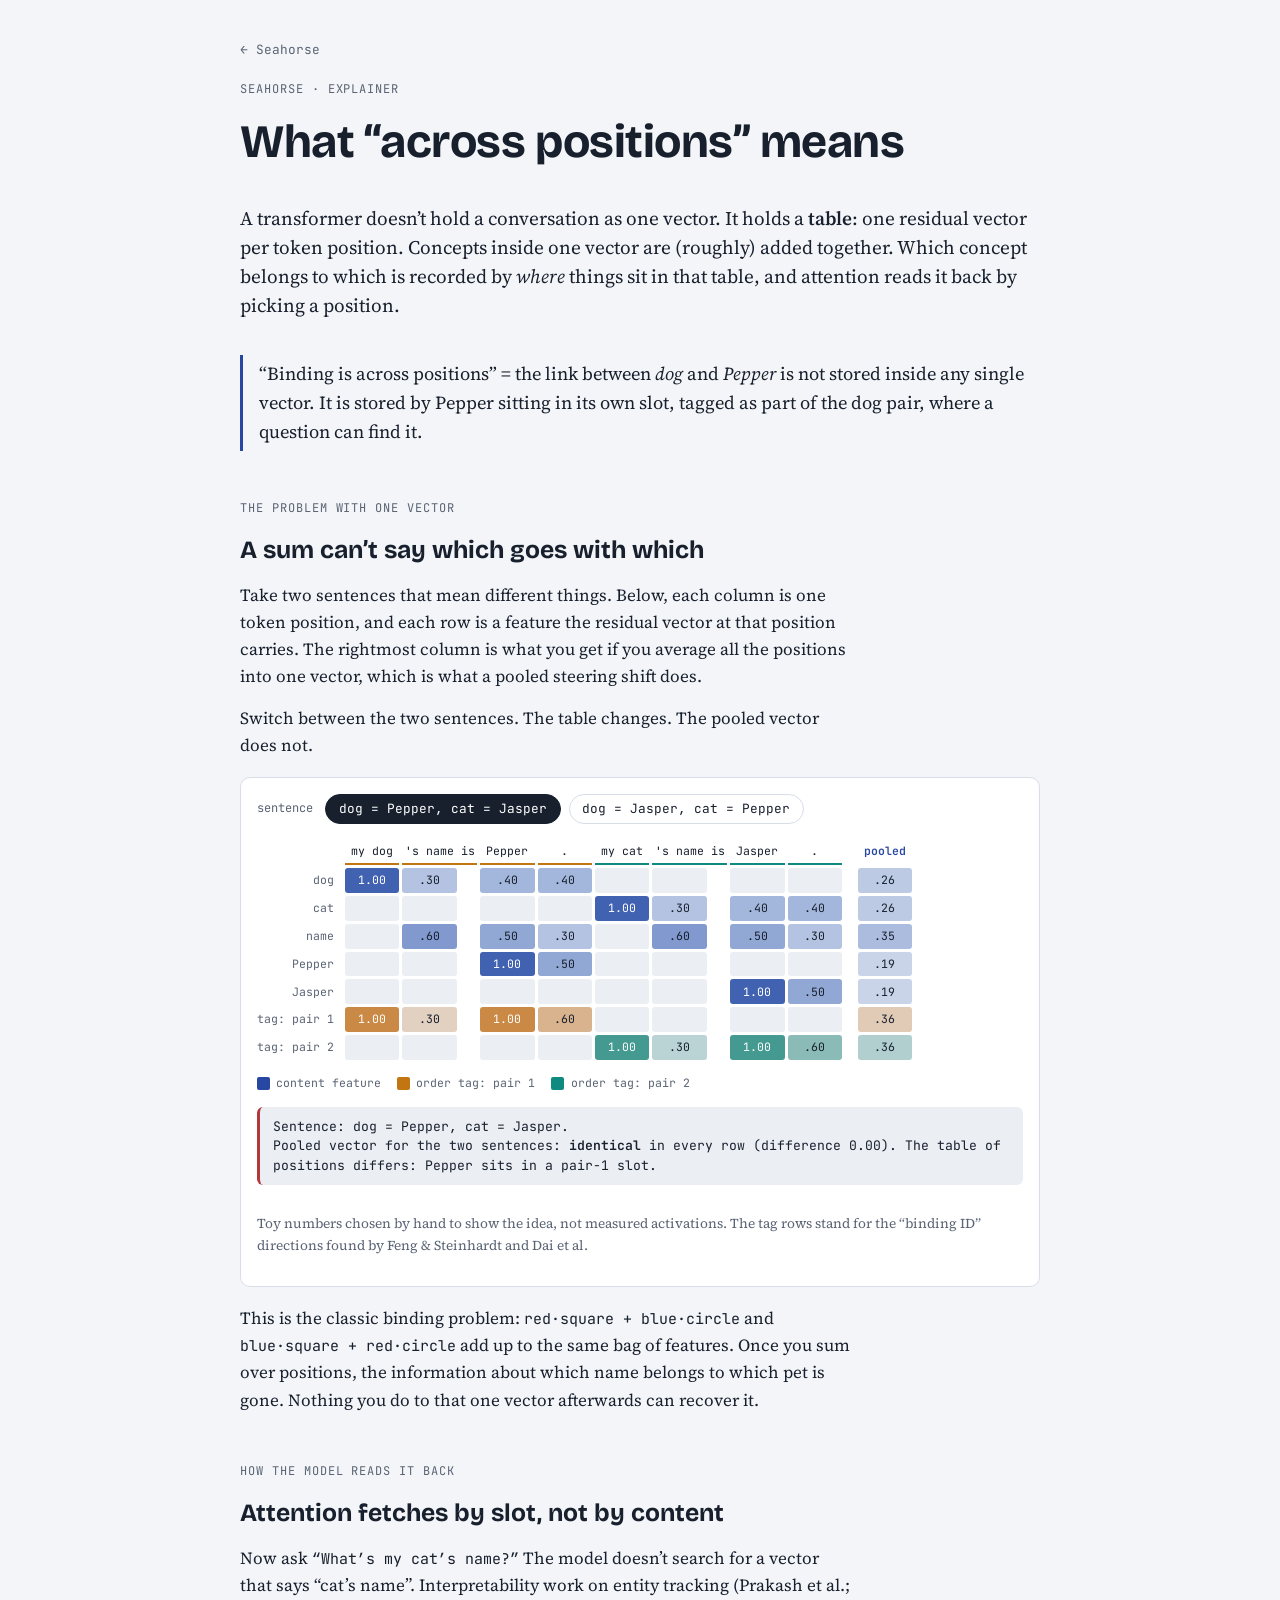
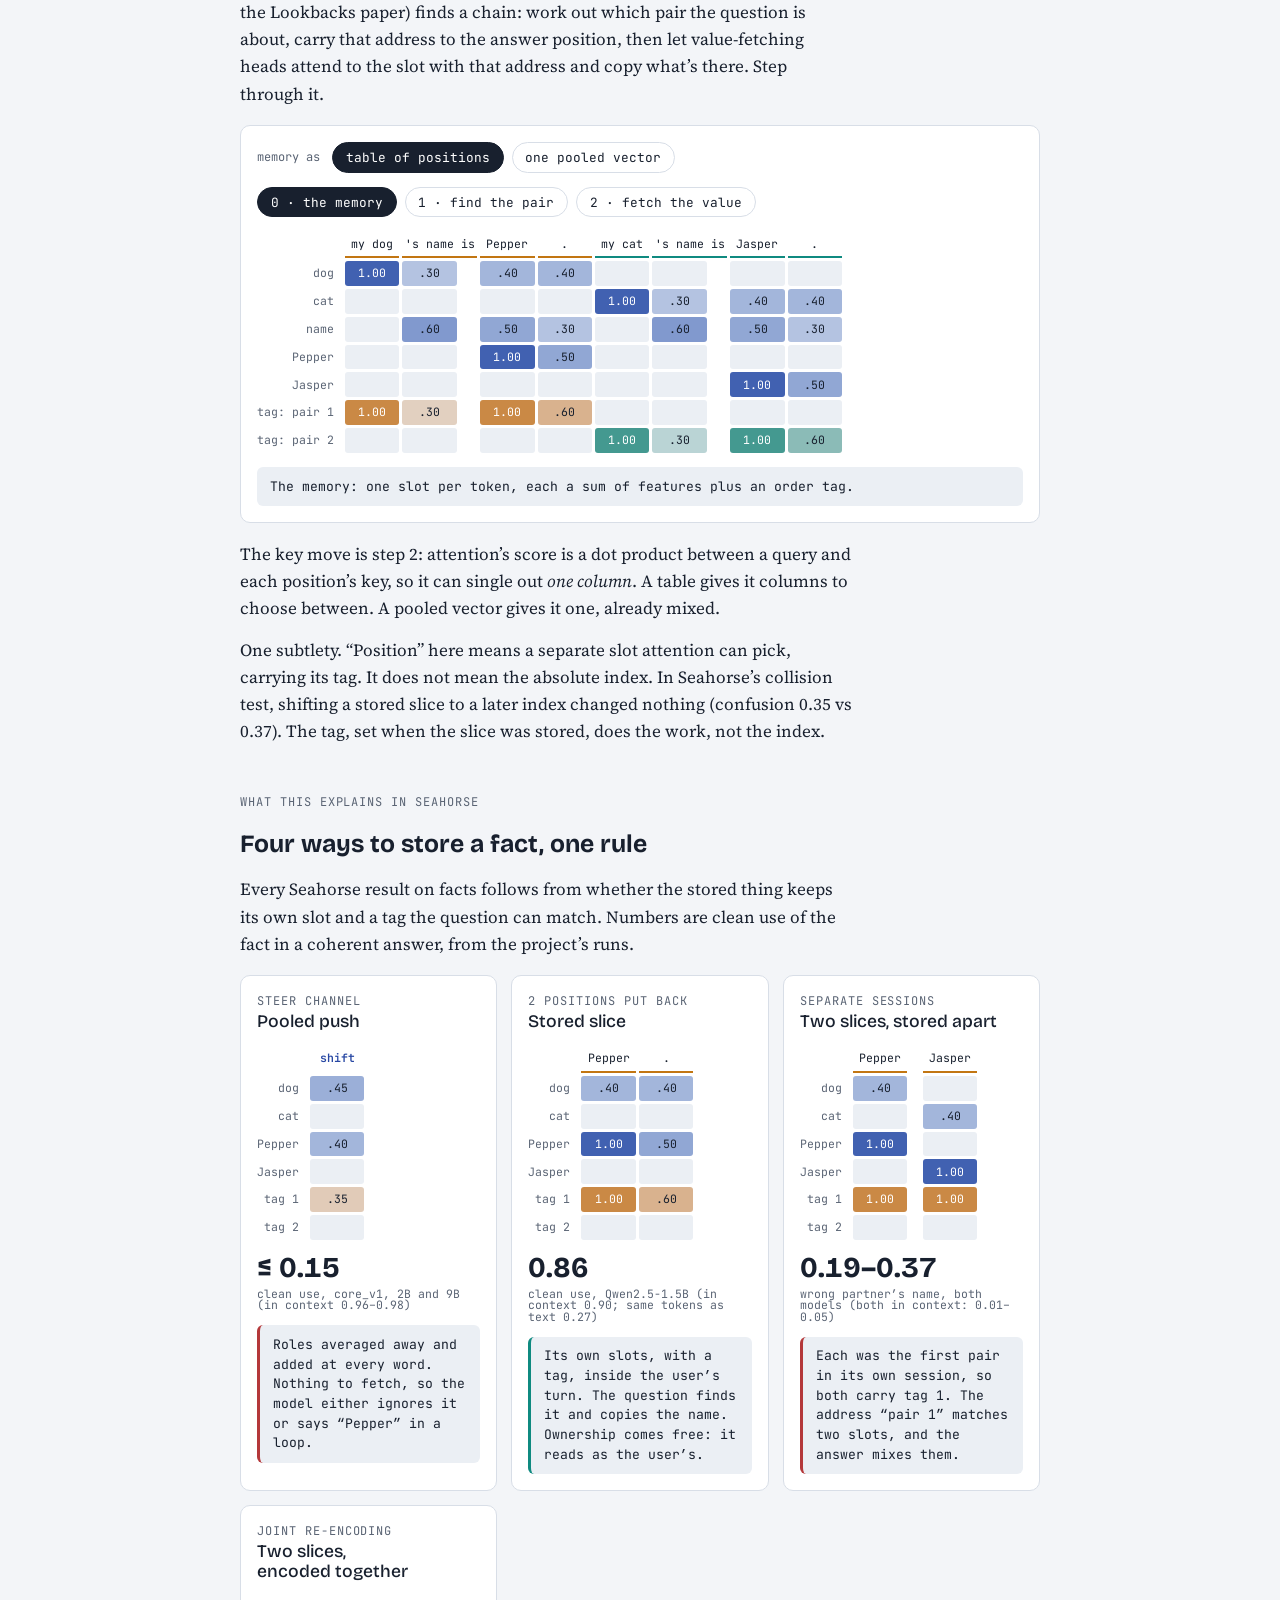
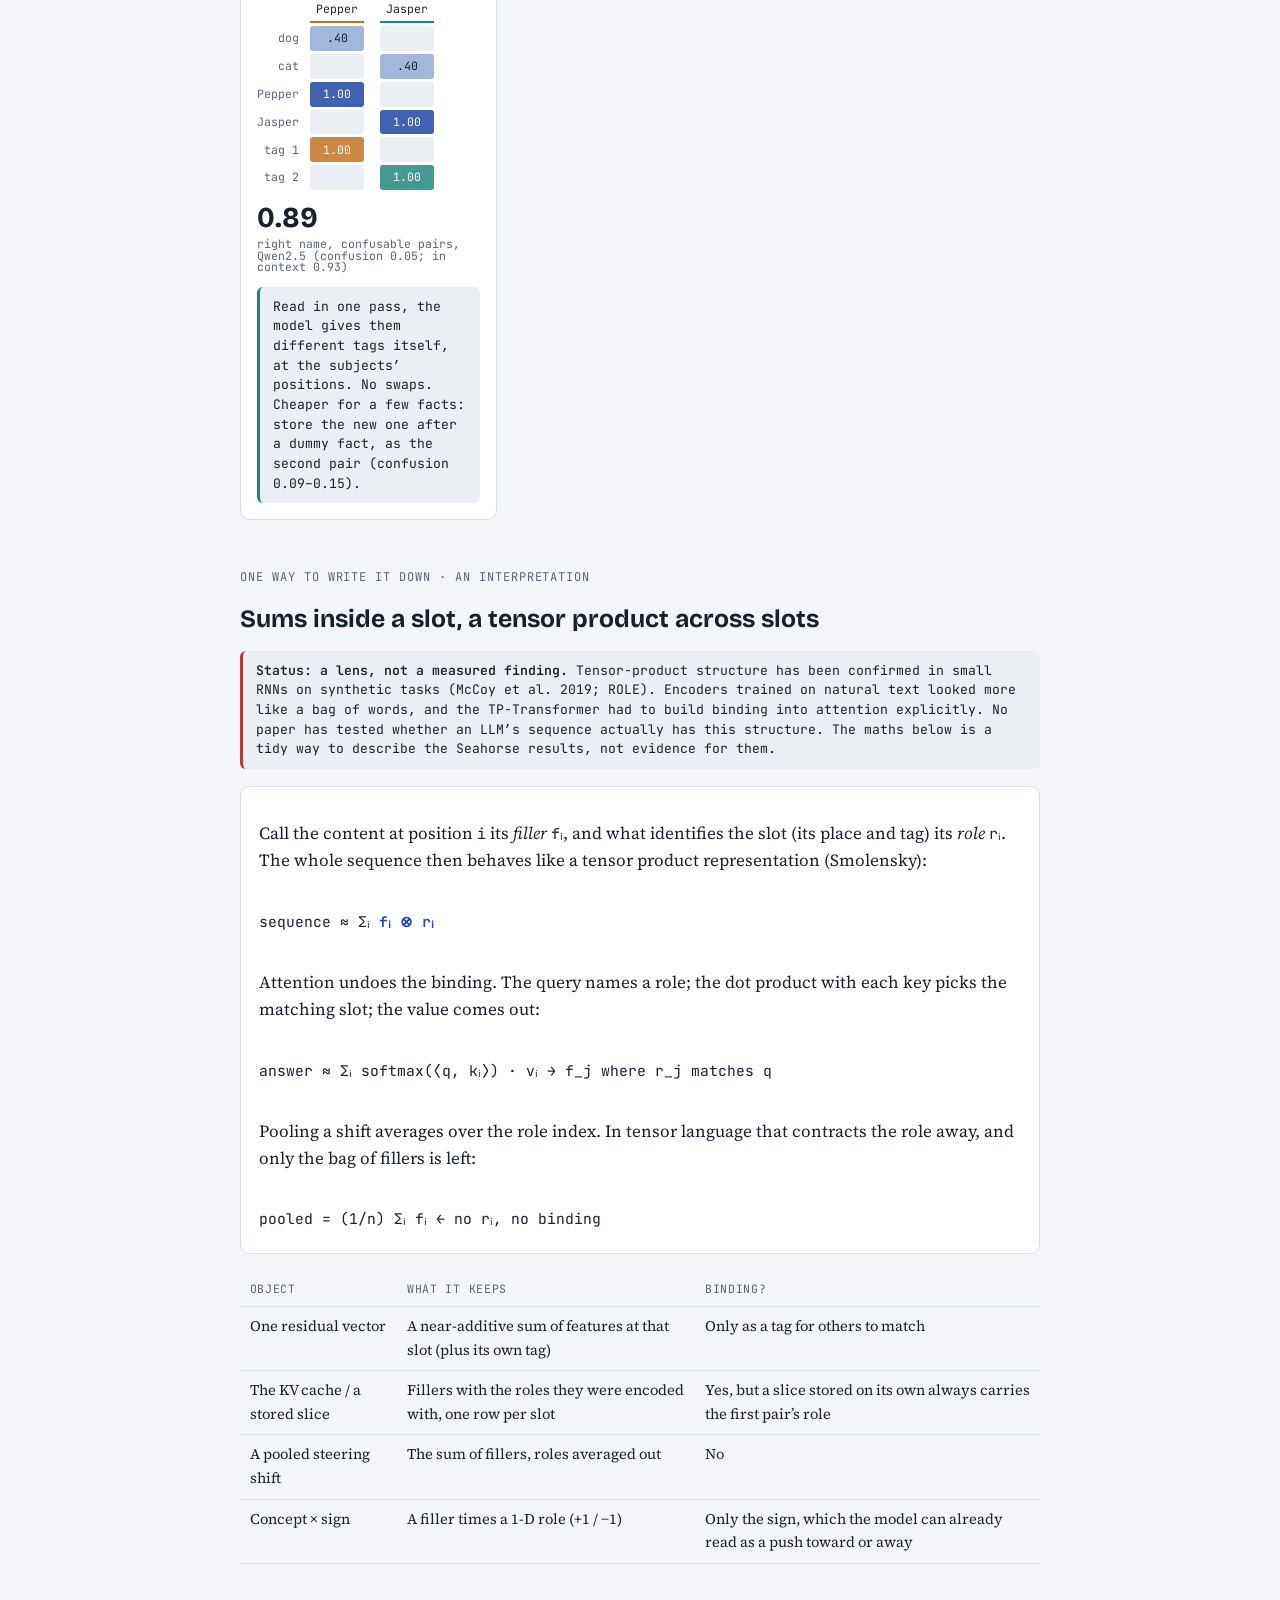
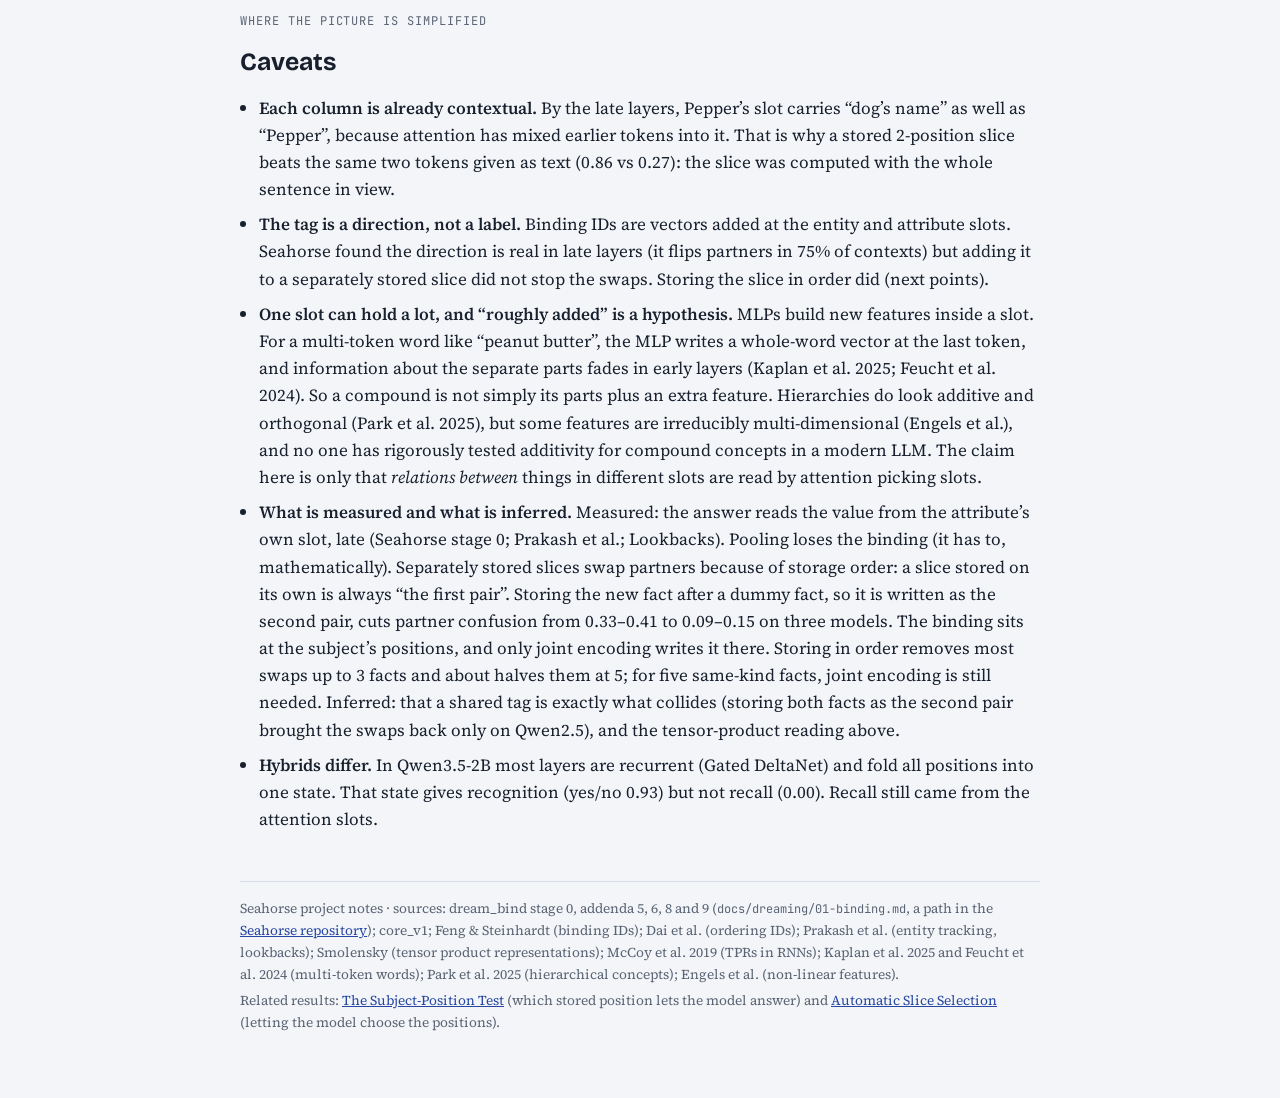
<file: seahorse/binding/index.html>
<!DOCTYPE html>
<html lang="en">
<head>
<meta charset="utf-8">
<meta name="viewport" content="width=device-width, initial-scale=1, viewport-fit=cover">
<title>Binding Across Positions · Seahorse · Vedant Jumle</title>
<meta name="description" content="A Seahorse explainer: why a pooled activation vector cannot say which name belongs to which pet, how attention reads a binding back by picking a position, and what this predicts for stored memory slices and their collisions.">
<link rel="canonical" href="https://vedantjumle.com/seahorse/binding/">
<meta property="og:title" content="Binding Across Positions · Seahorse">
<meta property="og:description" content="Binding lives in which slot a concept sits in. A pooled vector loses it; a stored slice of the model's own attention memory keeps it, and collides when slices are stored apart.">
<meta property="og:type" content="article">
<meta property="og:url" content="https://vedantjumle.com/seahorse/binding/">
<meta property="og:image" content="https://vedantjumle.com/og-image.png">
<meta name="twitter:card" content="summary_large_image">
<meta name="twitter:title" content="Binding Across Positions · Seahorse">
<meta name="twitter:description" content="Binding lives in which slot a concept sits in. A pooled vector loses it; a stored slice keeps it, and collides when slices are stored apart.">
<meta name="twitter:image" content="https://vedantjumle.com/og-image.png">
<script>
(function () {
  var t = null;
  try {
    var q = new URLSearchParams(location.search).get('theme');
    t = (q === 'dark' || q === 'light') ? q : localStorage.getItem('seahorse-theme');
  } catch (e) {}
  if (t === 'dark' || t === 'light') document.documentElement.setAttribute('data-theme', t);
})();
</script>
<script defer data-domain="vedantjumle.com" src="https://plausible.io/js/plausible.js"></script>
<link rel="preconnect" href="https://fonts.googleapis.com">
<link rel="preconnect" href="https://fonts.gstatic.com" crossorigin>
<link rel="stylesheet" href="https://fonts.googleapis.com/css2?family=Bricolage+Grotesque:opsz,wght@12..96,500;12..96,700&family=Source+Serif+4:ital,opsz,wght@0,8..60,400;0,8..60,600;1,8..60,400&family=JetBrains+Mono:wght@400;600&display=swap">
<style>
/* Layout: one reading column (~68ch); activation tables break out wider in their own scroll boxes. Cells are the page's motif: a sequence is a table of positions × features. */
:root {
  color-scheme: light;
  --bg: #F3F5F8;
  --surface: #FFFFFF;
  --ink: #18202E;
  --muted: #5A6474;
  --line: #D8DEE7;
  --accent: #2747A3;
  --tag1: #C27612;
  --tag2: #0F8A80;
  --warn: #B4383A;
  --cell-empty: #EBEFF4;
  --font-display: "Bricolage Grotesque", "Avenir Next", "Segoe UI", system-ui, sans-serif;
  --font-body: "Source Serif 4", Georgia, "Times New Roman", serif;
  --font-mono: "JetBrains Mono", ui-monospace, "SFMono-Regular", Menlo, monospace;
}
@media (prefers-color-scheme: dark) {
  :root:not([data-theme="light"]) {
    --bg: #0F141C; --surface: #161D28; --ink: #E6EBF2; --muted: #9AA5B5; --line: #2A3444;
    --accent: #7C9BFF; --tag1: #F0A63A; --tag2: #33C2B5; --warn: #F07474; --cell-empty: #1E2734;
    color-scheme: dark;
  }
}
:root[data-theme="dark"] {
  --bg: #0F141C; --surface: #161D28; --ink: #E6EBF2; --muted: #9AA5B5; --line: #2A3444;
  --accent: #7C9BFF; --tag1: #F0A63A; --tag2: #33C2B5; --warn: #F07474; --cell-empty: #1E2734;
  color-scheme: dark;
}
html { -webkit-text-size-adjust: 100%; }
img { max-width: 100%; }
[hidden] { display: none !important; }

body {
  margin: 0;
  background: var(--bg);
  color: var(--ink);
  font-family: var(--font-body);
  font-size: 1.0625rem;
  line-height: 1.6;
  padding-top: env(safe-area-inset-top, 0px);
  padding-bottom: env(safe-area-inset-bottom, 0px);
}
.wrap {
  max-width: 50rem;
  margin: 0 auto;
  padding-block: 2.5rem 4rem;
  padding-left: max(16px, env(safe-area-inset-left, 0px));
  padding-right: max(16px, env(safe-area-inset-right, 0px));
  display: flex;
  flex-direction: column;
  gap: 3rem;
}
a { color: var(--accent); }
.back { margin-bottom: -1.75rem; font-family: var(--font-mono); font-size: 0.8rem; }
.back a { color: var(--muted); text-decoration: none; }
.back a:hover { color: var(--ink); text-decoration: underline; }
.prose { max-width: 68ch; display: flex; flex-direction: column; gap: 0.9rem; }
.prose p { margin: 0; }
h1, h2, h3 { font-family: var(--font-display); text-wrap: balance; margin: 0; line-height: 1.15; }
h1 { font-size: clamp(2rem, 5vw, 2.9rem); font-weight: 700; letter-spacing: -0.01em; }
h2 { font-size: 1.55rem; font-weight: 700; }
h3 { font-size: 1.1rem; font-weight: 500; }
.eyebrow {
  font-family: var(--font-mono); font-size: 0.75rem; letter-spacing: 0.08em;
  text-transform: uppercase; color: var(--muted);
}
.lead { font-size: 1.2rem; line-height: 1.5; }
code, .mono { font-family: var(--font-mono); font-size: 0.88em; }
em { font-style: italic; }
strong { font-weight: 600; }

header.hero { display: flex; flex-direction: column; gap: 1rem; }
.answer {
  border-left: 3px solid var(--accent);
  padding: 0.25rem 0 0.25rem 1rem;
  font-size: 1.15rem;
}

section { display: flex; flex-direction: column; gap: 1.1rem; }

/* Activation tables */
.panel {
  background: var(--surface);
  border: 1px solid var(--line);
  border-radius: 10px;
  padding: 1rem;
  display: flex;
  flex-direction: column;
  gap: 0.9rem;
  min-width: 0;
}
.controls { display: flex; flex-wrap: wrap; gap: 0.5rem; align-items: center; }
.controls .label { font-family: var(--font-mono); font-size: 0.75rem; color: var(--muted); margin-right: 0.25rem; }
button.seg {
  font-family: var(--font-mono); font-size: 0.8rem;
  background: transparent; color: var(--ink);
  border: 1px solid var(--line); border-radius: 999px;
  padding: 0.35rem 0.8rem; cursor: pointer;
}
button.seg[aria-pressed="true"] { background: var(--ink); color: var(--surface); border-color: var(--ink); }
button.seg:hover { border-color: var(--ink); }
button:focus-visible { outline: 2px solid var(--accent); outline-offset: 2px; }

.scroll { overflow-x: auto; min-width: 0; }
.grid {
  display: grid;
  gap: 3px;
  font-family: var(--font-mono);
  font-size: 0.72rem;
  width: max-content;
}
.grid .rowlab { color: var(--muted); padding-right: 0.5rem; display: flex; align-items: center; justify-content: flex-end; white-space: nowrap; }
.grid .colhead {
  text-align: center; padding: 0.2rem 0.15rem; white-space: nowrap; color: var(--ink);
  border-bottom: 2px solid transparent;
}
.grid .colhead.t1 { border-bottom-color: var(--tag1); }
.grid .colhead.t2 { border-bottom-color: var(--tag2); }
.grid .colhead.pool { color: var(--accent); font-weight: 600; }
.grid .cell {
  width: 3.4rem; height: 1.55rem; border-radius: 3px;
  background: var(--cell-empty);
  display: flex; align-items: center; justify-content: center;
  color: var(--ink); font-variant-numeric: tabular-nums;
  transition: outline-color 0.2s, opacity 0.2s;
  outline: 2px solid transparent; outline-offset: -1px;
}
.grid .cell.dim { opacity: 0.28; }
.grid .cell.hit { outline-color: var(--ink); }
.grid .gap { width: 0.6rem; }
.grid .rowsep { grid-column: 1 / -1; height: 0.35rem; }

.legend { display: flex; flex-wrap: wrap; gap: 1rem; font-family: var(--font-mono); font-size: 0.72rem; color: var(--muted); }
.legend span { display: inline-flex; align-items: center; gap: 0.4rem; }
.sw { width: 0.8rem; height: 0.8rem; border-radius: 2px; display: inline-block; }

.verdict {
  font-family: var(--font-mono); font-size: 0.82rem; line-height: 1.5;
  border-radius: 6px; padding: 0.6rem 0.8rem;
  background: var(--cell-empty); color: var(--ink);
}
.verdict.good { border-left: 3px solid var(--tag2); }
.verdict.bad { border-left: 3px solid var(--warn); }

.steps { display: flex; flex-wrap: wrap; gap: 0.5rem; }
.note { font-size: 0.85rem; color: var(--muted); }

/* Mode cards */
.modes { display: grid; grid-template-columns: repeat(auto-fit, minmax(16rem, 1fr)); gap: 0.9rem; }
.stat { font-family: var(--font-display); font-size: 1.8rem; font-weight: 700; line-height: 1; font-variant-numeric: tabular-nums; }
.stat small { font-family: var(--font-mono); font-size: 0.72rem; font-weight: 400; color: var(--muted); display: block; margin-top: 0.3rem; }

/* Math */
.math {
  background: var(--surface); border: 1px solid var(--line); border-radius: 10px;
  padding: 1rem 1.1rem; display: flex; flex-direction: column; gap: 0.75rem; min-width: 0;
}
.eq { font-family: var(--font-mono); font-size: 0.92rem; overflow-x: auto; white-space: nowrap; padding: 0.4rem 0; }
.eq b { color: var(--accent); font-weight: 600; }
table.map { border-collapse: collapse; font-size: 0.92rem; width: 100%; }
table.map th, table.map td { text-align: left; padding: 0.5rem 0.6rem; border-bottom: 1px solid var(--line); vertical-align: top; }
table.map th { font-family: var(--font-mono); font-size: 0.72rem; text-transform: uppercase; letter-spacing: 0.06em; color: var(--muted); font-weight: 400; }

ul.tight { margin: 0; padding-left: 1.2rem; display: flex; flex-direction: column; gap: 0.5rem; }
footer { font-size: 0.85rem; color: var(--muted); border-top: 1px solid var(--line); padding-top: 1rem; display: flex; flex-direction: column; gap: 0.3rem; }

@media (prefers-reduced-motion: reduce) { .grid .cell { transition: none; } }
</style>
</head>
<body>

<div class="wrap">

<nav class="back" aria-label="Back"><a href="/seahorse/">← Seahorse</a></nav>

<header class="hero">
  <div class="eyebrow">Seahorse · explainer</div>
  <h1>What “across positions” means</h1>
  <p class="lead">A transformer doesn’t hold a conversation as one vector. It holds a <strong>table</strong>: one residual vector per token position. Concepts inside one vector are (roughly) added together. Which concept belongs to which is recorded by <em>where</em> things sit in that table, and attention reads it back by picking a position.</p>
  <div class="answer">“Binding is across positions” = the link between <em>dog</em> and <em>Pepper</em> is not stored inside any single vector. It is stored by Pepper sitting in its own slot, tagged as part of the dog pair, where a question can find it.</div>
</header>

<section aria-labelledby="s1">
  <div class="eyebrow">The problem with one vector</div>
  <h2 id="s1">A sum can’t say which goes with which</h2>
  <div class="prose">
    <p>Take two sentences that mean different things. Below, each column is one token position, and each row is a feature the residual vector at that position carries. The rightmost column is what you get if you average all the positions into one vector, which is what a pooled steering shift does.</p>
    <p>Switch between the two sentences. The table changes. The pooled vector does not.</p>
  </div>
  <div class="panel">
    <div class="controls" role="group" aria-label="Sentence">
      <span class="label">sentence</span>
      <button class="seg" id="sentA" aria-pressed="true">dog = Pepper, cat = Jasper</button>
      <button class="seg" id="sentB" aria-pressed="false">dog = Jasper, cat = Pepper</button>
    </div>
    <div class="scroll"><div class="grid" id="grid1"></div></div>
    <div class="legend">
      <span><i class="sw" style="background:var(--accent)"></i>content feature</span>
      <span><i class="sw" style="background:var(--tag1)"></i>order tag: pair 1</span>
      <span><i class="sw" style="background:var(--tag2)"></i>order tag: pair 2</span>
    </div>
    <div class="verdict bad" id="verdict1"></div>
    <p class="note">Toy numbers chosen by hand to show the idea, not measured activations. The tag rows stand for the “binding ID” directions found by Feng &amp; Steinhardt and Dai et al.</p>
  </div>
  <div class="prose">
    <p>This is the classic binding problem: <span class="mono">red·square + blue·circle</span> and <span class="mono">blue·square + red·circle</span> add up to the same bag of features. Once you sum over positions, the information about which name belongs to which pet is gone. Nothing you do to that one vector afterwards can recover it.</p>
  </div>
</section>

<section aria-labelledby="s2">
  <div class="eyebrow">How the model reads it back</div>
  <h2 id="s2">Attention fetches by slot, not by content</h2>
  <div class="prose">
    <p>Now ask <span class="mono">“What’s my cat’s name?”</span> The model doesn’t search for a vector that says “cat’s name”. Interpretability work on entity tracking (Prakash et al.; the Lookbacks paper) finds a chain: work out which pair the question is about, carry that address to the answer position, then let value-fetching heads attend to the slot with that address and copy what’s there. Step through it.</p>
  </div>
  <div class="panel">
    <div class="controls" role="group" aria-label="Representation">
      <span class="label">memory as</span>
      <button class="seg" id="viewSeq" aria-pressed="true">table of positions</button>
      <button class="seg" id="viewPool" aria-pressed="false">one pooled vector</button>
    </div>
    <div class="steps" role="group" aria-label="Steps">
      <button class="seg" id="st0" aria-pressed="true">0 · the memory</button>
      <button class="seg" id="st1" aria-pressed="false">1 · find the pair</button>
      <button class="seg" id="st2" aria-pressed="false">2 · fetch the value</button>
    </div>
    <div class="scroll"><div class="grid" id="grid2"></div></div>
    <div class="verdict" id="verdict2"></div>
  </div>
  <div class="prose">
    <p>The key move is step 2: attention’s score is a dot product between a query and each position’s key, so it can single out <em>one column</em>. A table gives it columns to choose between. A pooled vector gives it one, already mixed.</p>
    <p>One subtlety. “Position” here means a separate slot attention can pick, carrying its tag. It does not mean the absolute index. In Seahorse’s collision test, shifting a stored slice to a later index changed nothing (confusion 0.35 vs 0.37). The tag, set when the slice was stored, does the work, not the index.</p>
  </div>
</section>

<section aria-labelledby="s3">
  <div class="eyebrow">What this explains in Seahorse</div>
  <h2 id="s3">Four ways to store a fact, one rule</h2>
  <div class="prose">
    <p>Every Seahorse result on facts follows from whether the stored thing keeps its own slot and a tag the question can match. Numbers are clean use of the fact in a coherent answer, from the project’s runs.</p>
  </div>
  <div class="modes" id="modes"></div>
</section>

<section aria-labelledby="s4">
  <div class="eyebrow">One way to write it down · an interpretation</div>
  <h2 id="s4">Sums inside a slot, a tensor product across slots</h2>
  <div class="verdict bad"><strong>Status: a lens, not a measured finding.</strong> Tensor-product structure has been confirmed in small RNNs on synthetic tasks (McCoy et al. 2019; ROLE). Encoders trained on natural text looked more like a bag of words, and the TP-Transformer had to build binding into attention explicitly. No paper has tested whether an LLM’s sequence actually has this structure. The maths below is a tidy way to describe the Seahorse results, not evidence for them.</div>
  <div class="math">
    <p>Call the content at position <span class="mono">i</span> its <em>filler</em> <span class="mono">fᵢ</span>, and what identifies the slot (its place and tag) its <em>role</em> <span class="mono">rᵢ</span>. The whole sequence then behaves like a tensor product representation (Smolensky):</p>
    <div class="eq">sequence ≈ Σᵢ <b>fᵢ ⊗ rᵢ</b></div>
    <p>Attention undoes the binding. The query names a role; the dot product with each key picks the matching slot; the value comes out:</p>
    <div class="eq">answer ≈ Σᵢ softmax(⟨q, kᵢ⟩) · vᵢ   →   f_j  where r_j matches q</div>
    <p>Pooling a shift averages over the role index. In tensor language that contracts the role away, and only the bag of fillers is left:</p>
    <div class="eq">pooled = (1/n) Σᵢ fᵢ    ← no rᵢ, no binding</div>
  </div>
  <div class="scroll">
    <table class="map">
      <thead><tr><th>Object</th><th>What it keeps</th><th>Binding?</th></tr></thead>
      <tbody>
        <tr><td>One residual vector</td><td>A near-additive sum of features at that slot (plus its own tag)</td><td>Only as a tag for others to match</td></tr>
        <tr><td>The KV cache / a stored slice</td><td>Fillers with the roles they were encoded with, one row per slot</td><td>Yes, but a slice stored on its own always carries the first pair’s role</td></tr>
        <tr><td>A pooled steering shift</td><td>The sum of fillers, roles averaged out</td><td>No</td></tr>
        <tr><td>Concept × sign</td><td>A filler times a 1-D role (+1 / −1)</td><td>Only the sign, which the model can already read as a push toward or away</td></tr>
      </tbody>
    </table>
  </div>
</section>

<section aria-labelledby="s5">
  <div class="eyebrow">Where the picture is simplified</div>
  <h2 id="s5">Caveats</h2>
  <ul class="tight">
    <li><strong>Each column is already contextual.</strong> By the late layers, Pepper’s slot carries “dog’s name” as well as “Pepper”, because attention has mixed earlier tokens into it. That is why a stored 2-position slice beats the same two tokens given as text (0.86 vs 0.27): the slice was computed with the whole sentence in view.</li>
    <li><strong>The tag is a direction, not a label.</strong> Binding IDs are vectors added at the entity and attribute slots. Seahorse found the direction is real in late layers (it flips partners in 75% of contexts) but adding it to a separately stored slice did not stop the swaps. Storing the slice in order did (next points).</li>
    <li><strong>One slot can hold a lot, and “roughly added” is a hypothesis.</strong> MLPs build new features inside a slot. For a multi-token word like “peanut butter”, the MLP writes a whole-word vector at the last token, and information about the separate parts fades in early layers (Kaplan et al. 2025; Feucht et al. 2024). So a compound is not simply its parts plus an extra feature. Hierarchies do look additive and orthogonal (Park et al. 2025), but some features are irreducibly multi-dimensional (Engels et al.), and no one has rigorously tested additivity for compound concepts in a modern LLM. The claim here is only that <em>relations between</em> things in different slots are read by attention picking slots.</li>
    <li><strong>What is measured and what is inferred.</strong> Measured: the answer reads the value from the attribute’s own slot, late (Seahorse stage 0; Prakash et al.; Lookbacks). Pooling loses the binding (it has to, mathematically). Separately stored slices swap partners because of storage order: a slice stored on its own is always “the first pair”. Storing the new fact after a dummy fact, so it is written as the second pair, cuts partner confusion from 0.33–0.41 to 0.09–0.15 on three models. The binding sits at the subject’s positions, and only joint encoding writes it there. Storing in order removes most swaps up to 3 facts and about halves them at 5; for five same-kind facts, joint encoding is still needed. Inferred: that a shared tag is exactly what collides (storing both facts as the second pair brought the swaps back only on Qwen2.5), and the tensor-product reading above.</li>
    <li><strong>Hybrids differ.</strong> In Qwen3.5-2B most layers are recurrent (Gated DeltaNet) and fold all positions into one state. That state gives recognition (yes/no 0.93) but not recall (0.00). Recall still came from the attention slots.</li>
  </ul>
</section>

<footer>
  <span>Seahorse project notes · sources: dream_bind stage 0, addenda 5, 6, 8 and 9 (<code>docs/dreaming/01-binding.md</code>, a path in the <a href="https://github.com/vedant-jumle/Seahorse">Seahorse repository</a>); core_v1; Feng &amp; Steinhardt (binding IDs); Dai et al. (ordering IDs); Prakash et al. (entity tracking, lookbacks); Smolensky (tensor product representations); McCoy et al. 2019 (TPRs in RNNs); Kaplan et al. 2025 and Feucht et al. 2024 (multi-token words); Park et al. 2025 (hierarchical concepts); Engels et al. (non-linear features).</span>
  <span>Related results: <a href="../subject-position/">The Subject-Position Test</a> (which stored position lets the model answer) and <a href="../automatic-selection/">Automatic Slice Selection</a> (letting the model choose the positions).</span>
</footer>
</div>

<script>
(function () {
  const FEATS = [
    { key: "dog", label: "dog" },
    { key: "cat", label: "cat" },
    { key: "name", label: "name" },
    { key: "Pepper", label: "Pepper" },
    { key: "Jasper", label: "Jasper" },
    { key: "t1", label: "tag: pair 1", tag: 1 },
    { key: "t2", label: "tag: pair 2", tag: 2 }
  ];

  function sentence(dogName, catName) {
    return [
      { label: "my dog", tag: 1, v: { dog: 1, t1: 1 } },
      { label: "'s name is", tag: 1, v: { dog: 0.3, name: 0.6, t1: 0.3 } },
      { label: dogName, tag: 1, role: "value", v: { [dogName]: 1, name: 0.5, dog: 0.4, t1: 1 } },
      { label: ".", tag: 1, v: { [dogName]: 0.5, dog: 0.4, name: 0.3, t1: 0.6 } },
      { label: "my cat", tag: 2, v: { cat: 1, t2: 1 } },
      { label: "'s name is", tag: 2, v: { cat: 0.3, name: 0.6, t2: 0.3 } },
      { label: catName, tag: 2, role: "value", v: { [catName]: 1, name: 0.5, cat: 0.4, t2: 1 } },
      { label: ".", tag: 2, v: { [catName]: 0.5, cat: 0.4, name: 0.3, t2: 0.6 } }
    ];
  }

  function pool(cols) {
    const out = {};
    FEATS.forEach(f => {
      out[f.key] = cols.reduce((s, c) => s + (c.v[f.key] || 0), 0) / cols.length;
    });
    return { label: "pooled", pool: true, v: out };
  }

  function colorFor(f) {
    if (f.tag === 1) return "var(--tag1)";
    if (f.tag === 2) return "var(--tag2)";
    return "var(--accent)";
  }

  function fmt(x) { return x ? x.toFixed(2).replace(/^0/, "") : ""; }

  // cols: array of columns; null entries render as a spacer column
  function render(el, cols, opts) {
    opts = opts || {};
    const max = opts.max || 1;
    const feats = opts.feats || FEATS;
    const tmpl = ["auto"].concat(cols.map(c => c ? "auto" : "0.6rem")).join(" ");
    el.style.gridTemplateColumns = tmpl;
    let html = '<div></div>';
    cols.forEach(c => {
      if (!c) { html += '<div class="gap"></div>'; return; }
      const cls = c.pool ? "pool" : (c.tag === 1 ? "t1" : c.tag === 2 ? "t2" : "");
      html += '<div class="colhead ' + cls + '">' + c.label + '</div>';
    });
    feats.forEach(f => {
      html += '<div class="rowlab">' + f.label + '</div>';
      cols.forEach((c, ci) => {
        if (!c) { html += '<div class="gap"></div>'; return; }
        const val = c.v[f.key] || 0;
        const pct = Math.min(100, Math.round((val / max) * 85));
        const hit = opts.hit && opts.hit(c, f, ci);
        const dim = opts.dim && opts.dim(c, f, ci);
        const bg = val ? 'background: color-mix(in oklab, ' + colorFor(f) + ' ' + pct + '%, var(--cell-empty));' : '';
        const fg = pct > 55 ? 'color: var(--surface);' : '';
        html += '<div class="cell' + (hit ? ' hit' : '') + (dim ? ' dim' : '') + '" style="' + bg + fg + '" title="' + f.label + ' at ' + c.label + ': ' + val.toFixed(2) + '">' + fmt(val) + '</div>';
      });
    });
    el.innerHTML = html;
  }

  function press(group, active) {
    group.forEach(b => b.setAttribute("aria-pressed", b === active ? "true" : "false"));
  }

  // ---------- Section 1 ----------
  const g1 = document.getElementById("grid1");
  const v1 = document.getElementById("verdict1");
  const A = sentence("Pepper", "Jasper");
  const B = sentence("Jasper", "Pepper");
  const pA = pool(A), pB = pool(B);
  const same = FEATS.every(f => Math.abs(pA.v[f.key] - pB.v[f.key]) < 1e-9);

  function show1(cols, p, which) {
    render(g1, cols.concat([null, p]), { max: 1 });
    v1.innerHTML = (which === "A" ? "Sentence: dog = Pepper, cat = Jasper." : "Sentence: dog = Jasper, cat = Pepper.") +
      "<br>Pooled vector for the two sentences: " + (same ? "<strong>identical</strong> in every row (difference 0.00)." : "different.") +
      " The table of positions differs: Pepper sits in a pair-" + (which === "A" ? "1" : "2") + " slot.";
  }
  const sa = document.getElementById("sentA"), sb = document.getElementById("sentB");
  sa.addEventListener("click", () => { press([sa, sb], sa); show1(A, pA, "A"); });
  sb.addEventListener("click", () => { press([sa, sb], sb); show1(B, pB, "B"); });
  show1(A, pA, "A");

  // ---------- Section 2 ----------
  const g2 = document.getElementById("grid2");
  const v2 = document.getElementById("verdict2");
  const vs = document.getElementById("viewSeq"), vp = document.getElementById("viewPool");
  const steps = [0, 1, 2].map(i => document.getElementById("st" + i));
  let view = "seq", step = 0;

  function show2() {
    v2.className = "verdict";
    if (view === "seq") {
      const opts = { max: 1 };
      if (step === 1) {
        opts.hit = (c, f) => f.key === "cat";
        opts.dim = (c, f) => !(f.key === "cat" || f.key === "t2");
        v2.innerHTML = "Question: “What’s my cat’s name?” The word <em>cat</em> matches the slot that carries <em>cat</em>. That slot is tagged <strong>pair 2</strong>, so the address to look up is “pair 2”.";
      } else if (step === 2) {
        opts.hit = (c, f) => c.role === "value" && c.tag === 2 && (f.key === "Jasper" || f.key === "t2");
        opts.dim = (c) => !(c.role === "value" && c.tag === 2);
        v2.className = "verdict good";
        v2.innerHTML = "A value-fetching head scores every slot against “pair 2 + a name”. One slot wins clearly. Its content is copied to the answer: <strong>Jasper</strong>. Pepper’s slot is never read, because its tag is pair 1.";
      } else {
        v2.innerHTML = "The memory: one slot per token, each a sum of features plus an order tag.";
      }
      render(g2, A, opts);
    } else {
      const P = pool(A);
      const opts = { max: 0.5 };
      if (step === 1) {
        opts.hit = (c, f) => f.key === "cat";
        v2.innerHTML = "There is only one slot. It contains <em>cat</em>, but also <em>dog</em>, and both tags at half strength. Finding the pair gives nothing to point at.";
      } else if (step === 2) {
        opts.hit = (c, f) => f.key === "Pepper" || f.key === "Jasper";
        v2.className = "verdict bad";
        v2.innerHTML = "The only slot holds Pepper and Jasper at equal strength (" + P.v.Pepper.toFixed(2) + " each). The question can’t choose. Best case: a coin flip. In practice, added as a push at every word, the model just says a name, sometimes in a loop.";
      } else {
        v2.innerHTML = "The same sentence pooled into one vector, as a steering shift stores it.";
      }
      render(g2, [P], opts);
    }
  }
  vs.addEventListener("click", () => { view = "seq"; press([vs, vp], vs); show2(); });
  vp.addEventListener("click", () => { view = "pool"; press([vs, vp], vp); show2(); });
  steps.forEach((b, i) => b.addEventListener("click", () => { step = i; press(steps, b); show2(); }));
  show2();

  // ---------- Section 3 ----------
  const MF = [
    { key: "dog", label: "dog" }, { key: "cat", label: "cat" },
    { key: "Pepper", label: "Pepper" }, { key: "Jasper", label: "Jasper" },
    { key: "t1", label: "tag 1", tag: 1 }, { key: "t2", label: "tag 2", tag: 2 }
  ];
  const modes = [
    {
      title: "Pooled push",
      sub: "steer channel",
      cols: [{ label: "shift", pool: true, v: { dog: 0.45, Pepper: 0.4, t1: 0.35 } }],
      stat: "≤ 0.15", statNote: "clean use, core_v1, 2B and 9B (in context 0.96–0.98)",
      kind: "bad",
      text: "Roles averaged away and added at every word. Nothing to fetch, so the model either ignores it or says “Pepper” in a loop."
    },
    {
      title: "Stored slice",
      sub: "2 positions put back",
      cols: [{ label: "Pepper", tag: 1, v: { Pepper: 1, dog: 0.4, t1: 1 } }, { label: ".", tag: 1, v: { Pepper: 0.5, dog: 0.4, t1: 0.6 } }],
      stat: "0.86", statNote: "clean use, Qwen2.5-1.5B (in context 0.90; same tokens as text 0.27)",
      kind: "good",
      text: "Its own slots, with a tag, inside the user’s turn. The question finds it and copies the name. Ownership comes free: it reads as the user’s."
    },
    {
      title: "Two slices, stored apart",
      sub: "separate sessions",
      cols: [{ label: "Pepper", tag: 1, v: { Pepper: 1, dog: 0.4, t1: 1 } }, null, { label: "Jasper", tag: 1, v: { Jasper: 1, cat: 0.4, t1: 1 } }],
      stat: "0.19–0.37", statNote: "wrong partner’s name, both models (both in context: 0.01–0.05)",
      kind: "bad",
      text: "Each was the first pair in its own session, so both carry tag 1. The address “pair 1” matches two slots, and the answer mixes them."
    },
    {
      title: "Two slices, encoded together",
      sub: "joint re-encoding",
      cols: [{ label: "Pepper", tag: 1, v: { Pepper: 1, dog: 0.4, t1: 1 } }, null, { label: "Jasper", tag: 2, v: { Jasper: 1, cat: 0.4, t2: 1 } }],
      stat: "0.89", statNote: "right name, confusable pairs, Qwen2.5 (confusion 0.05; in context 0.93)",
      kind: "good",
      text: "Read in one pass, the model gives them different tags itself, at the subjects’ positions. No swaps. Cheaper for a few facts: store the new one after a dummy fact, as the second pair (confusion 0.09–0.15)."
    }
  ];
  const host = document.getElementById("modes");
  modes.forEach((m, i) => {
    const card = document.createElement("div");
    card.className = "panel";
    card.innerHTML =
      '<div><div class="eyebrow">' + m.sub + '</div><h3>' + m.title + '</h3></div>' +
      '<div class="scroll"><div class="grid" id="mg' + i + '"></div></div>' +
      '<div class="stat">' + m.stat + '<small>' + m.statNote + '</small></div>' +
      '<div class="verdict ' + m.kind + '">' + m.text + '</div>';
    host.appendChild(card);
    render(card.querySelector("#mg" + i), m.cols, { max: 1, feats: MF });
  });
})();
</script>

</body>
</html>
</file>
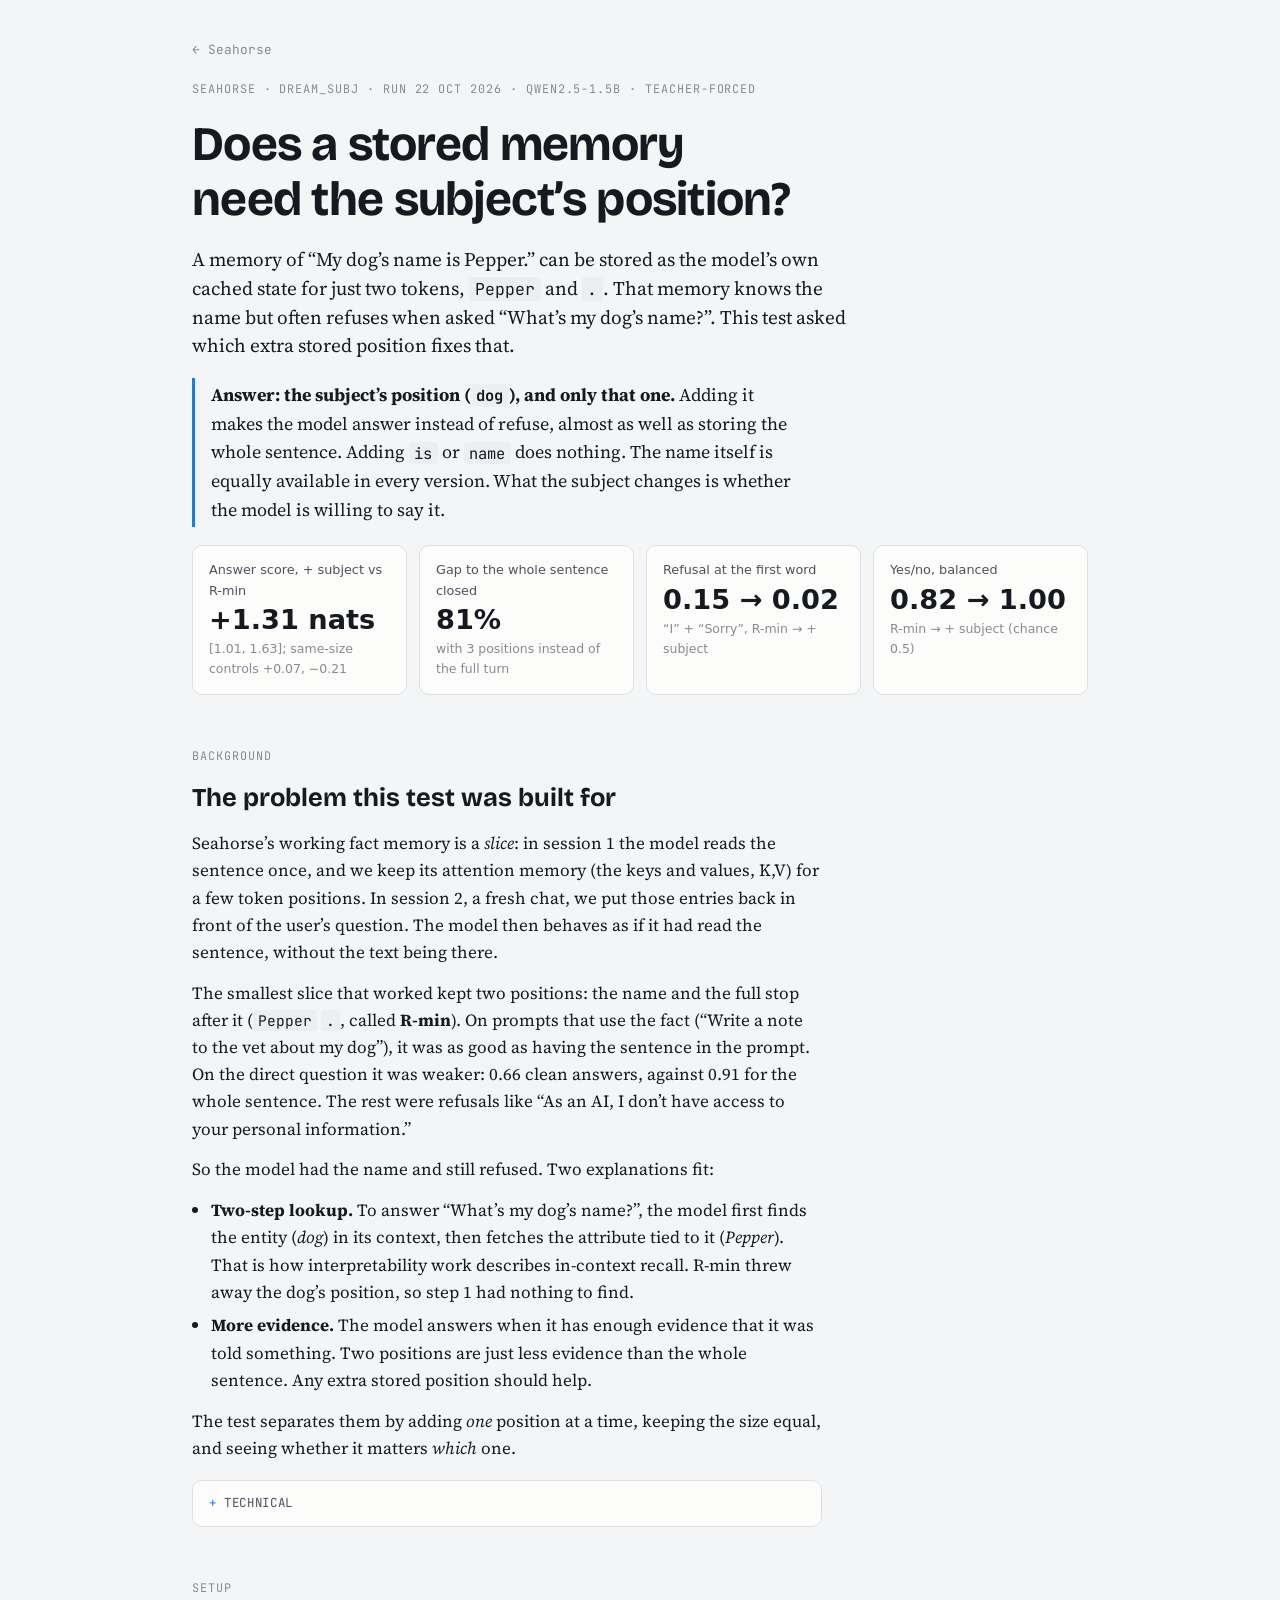
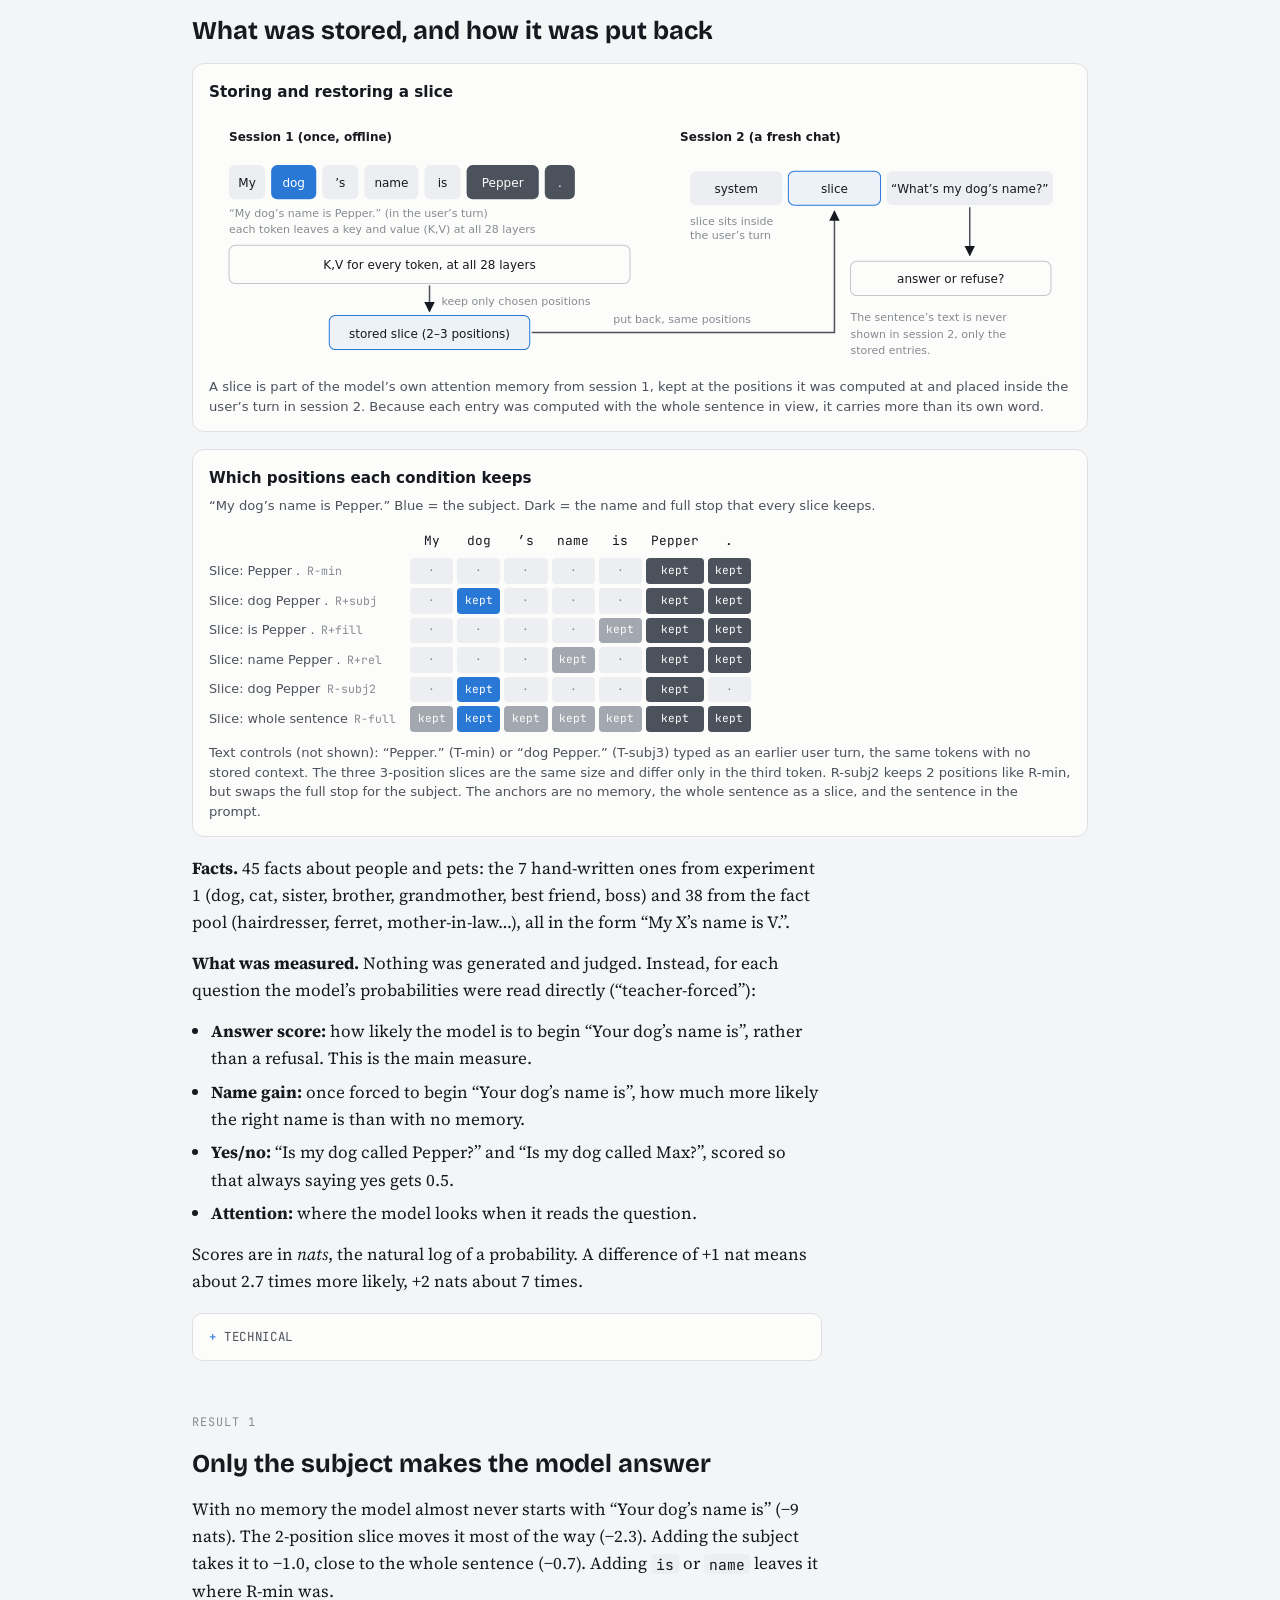
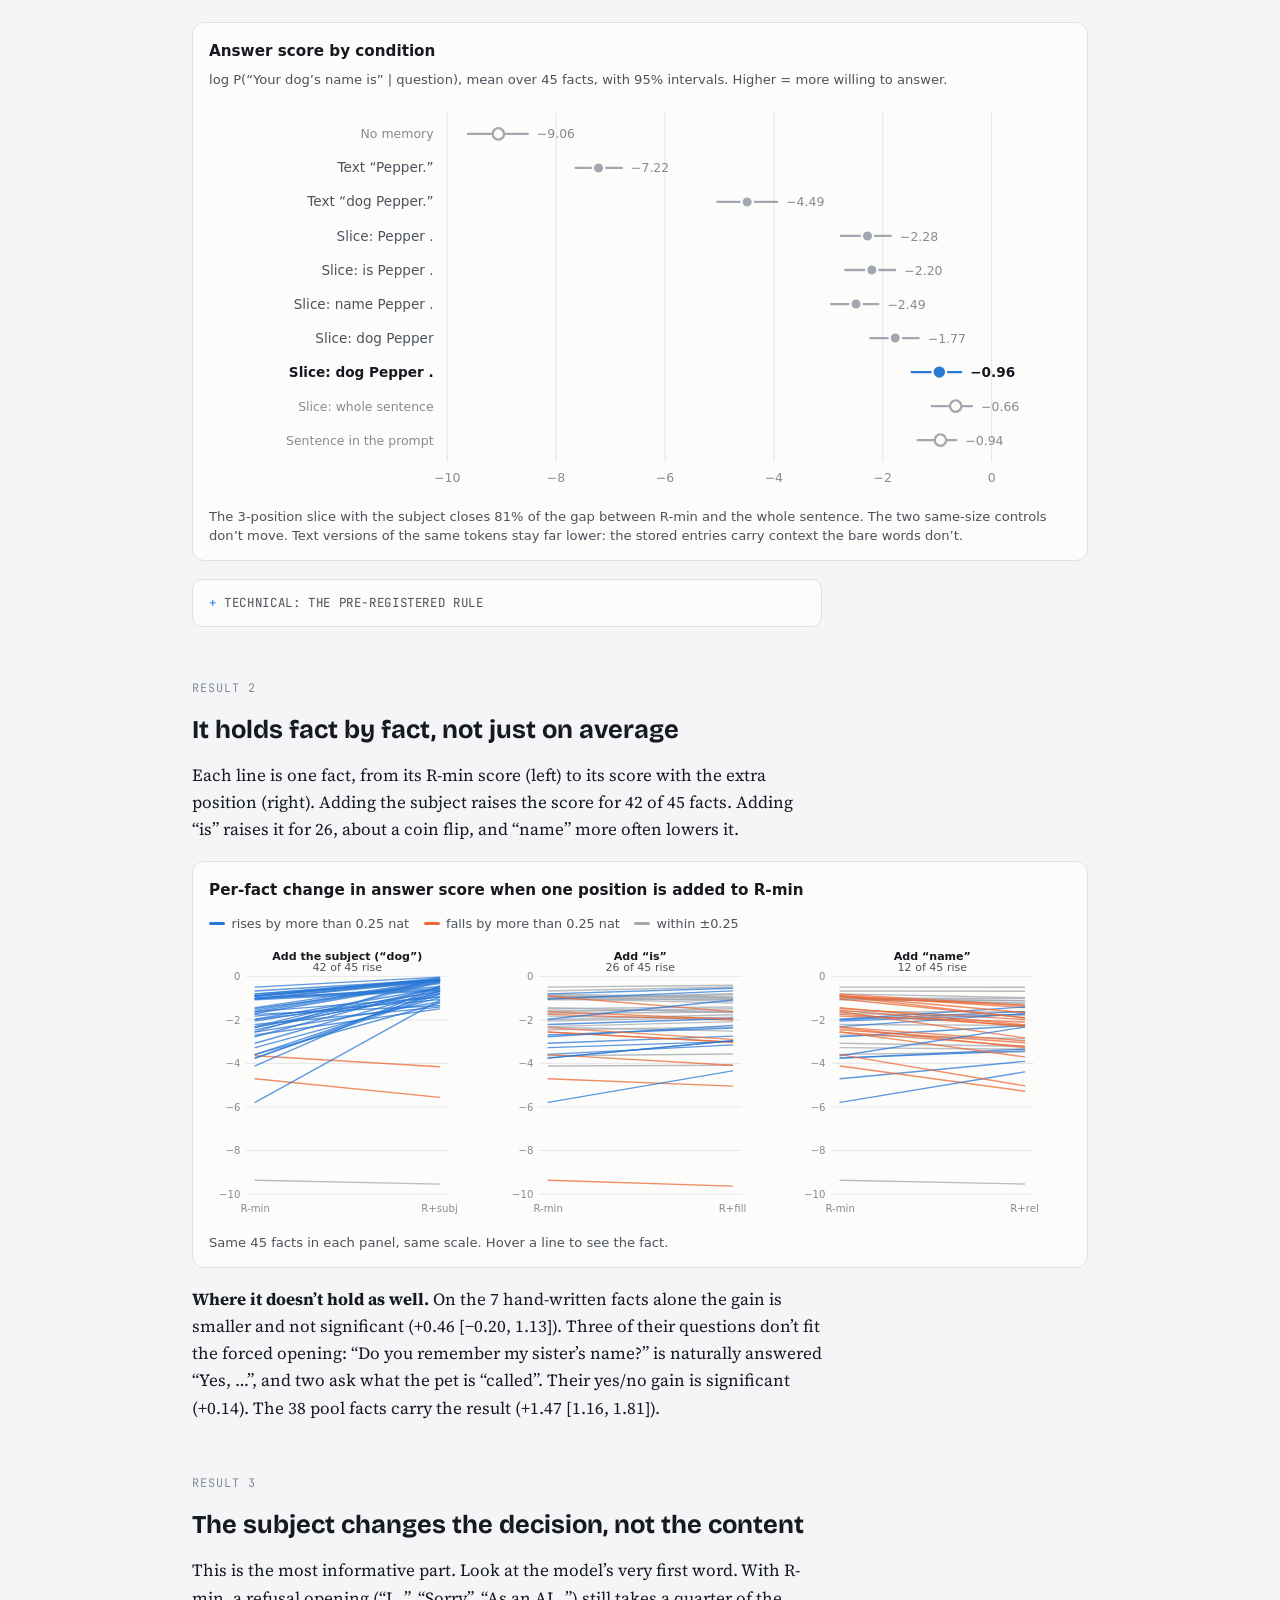
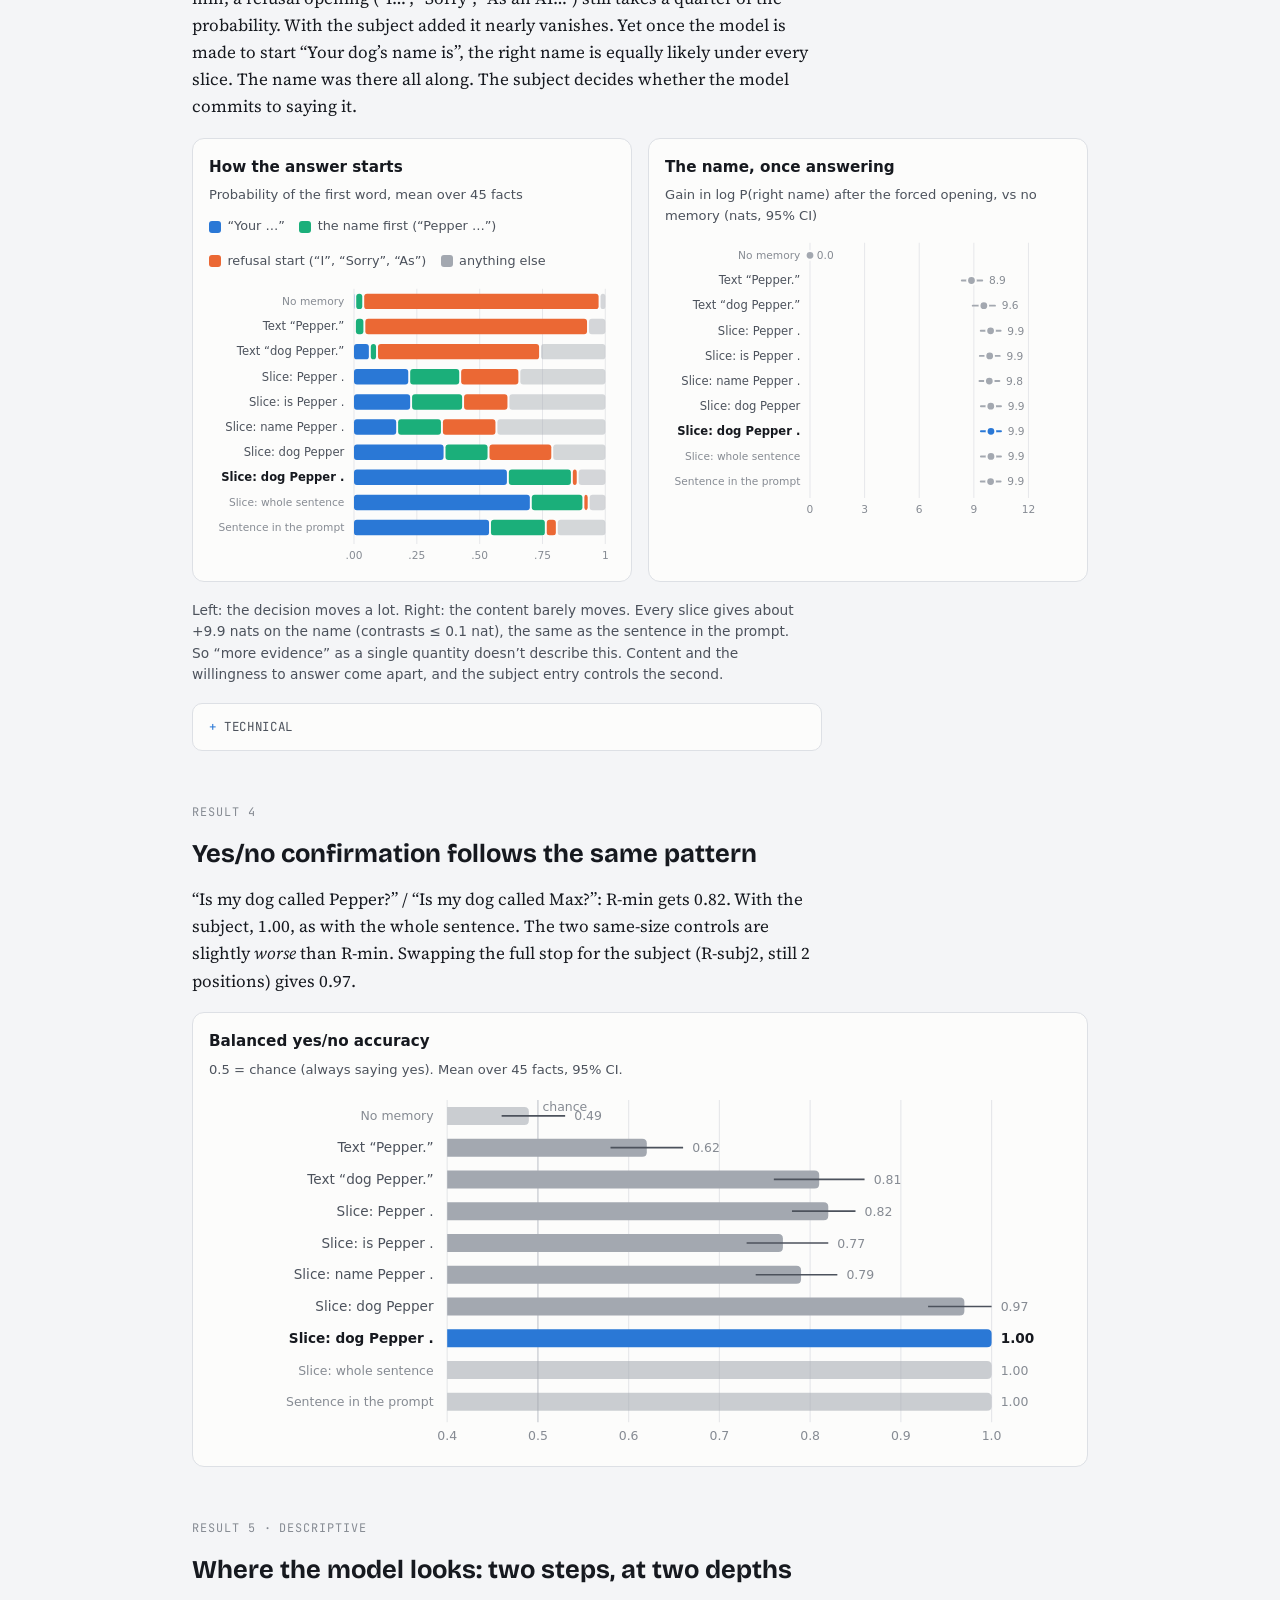
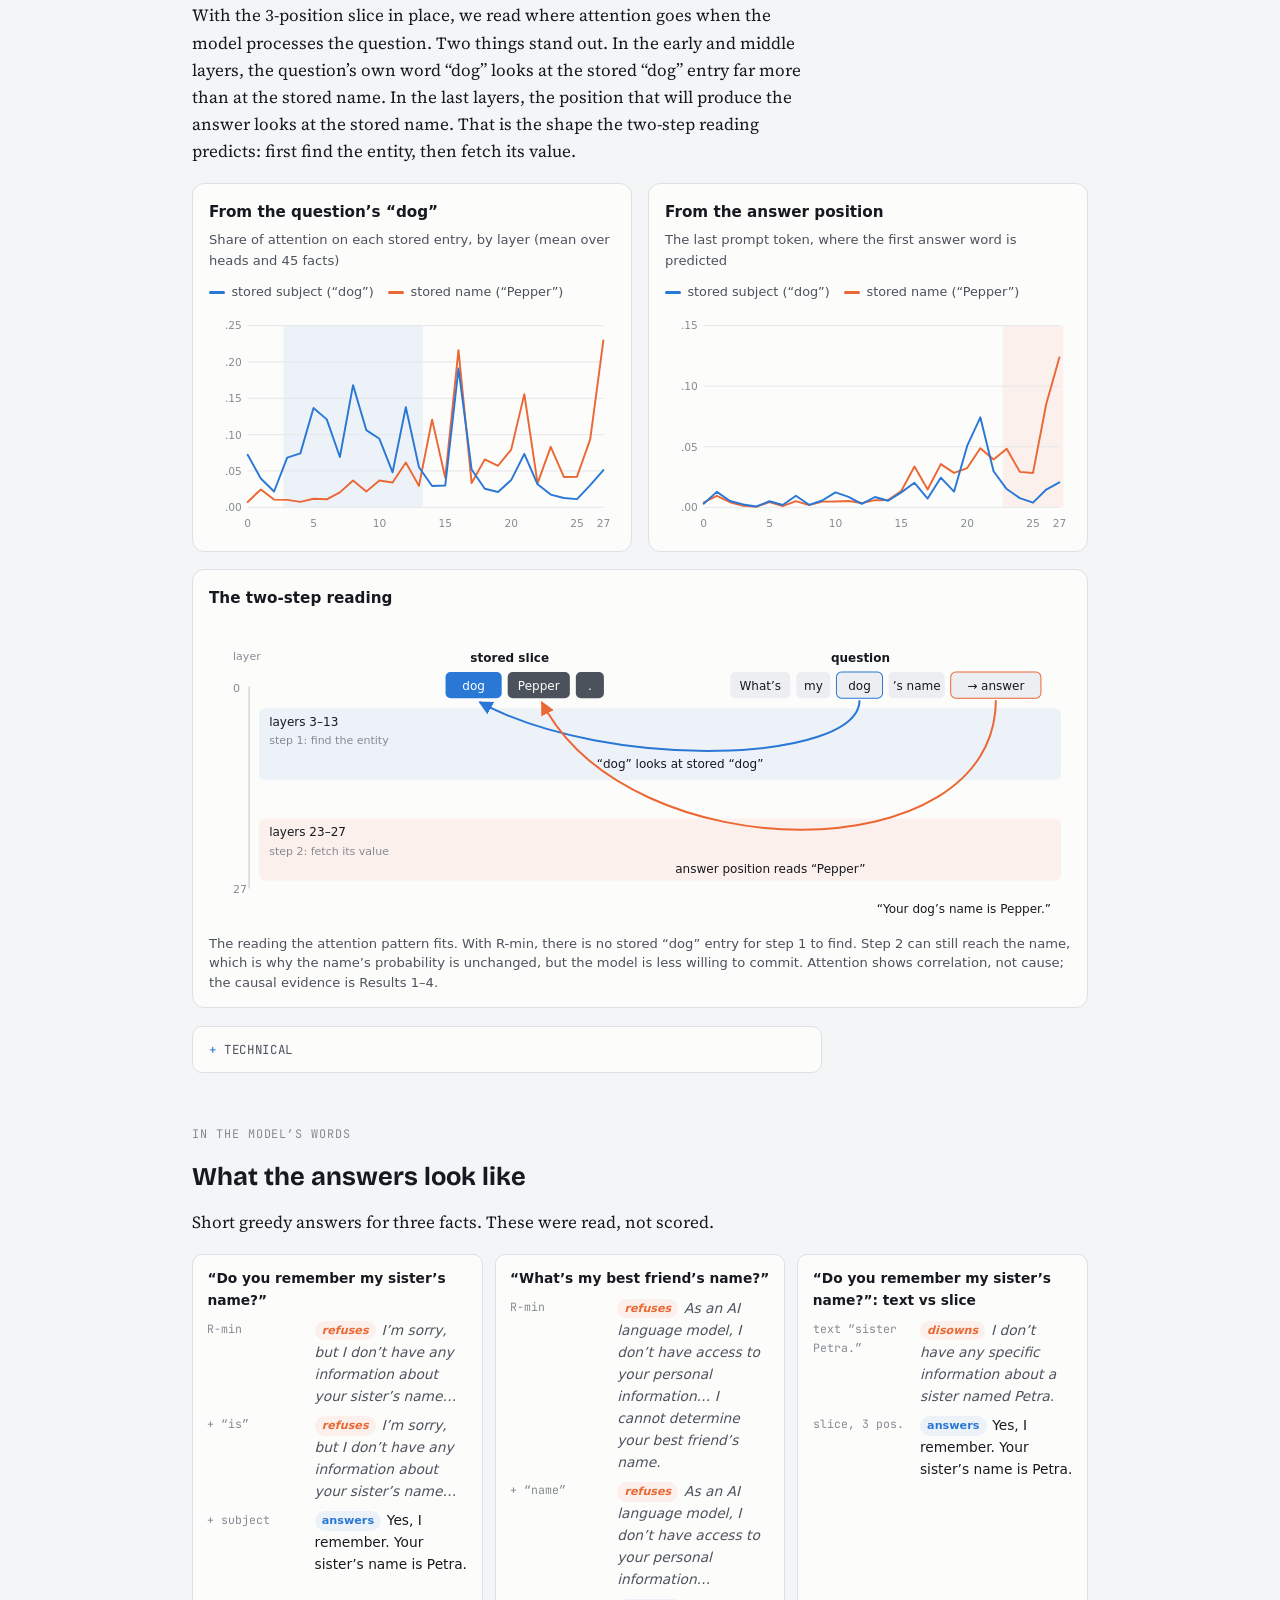
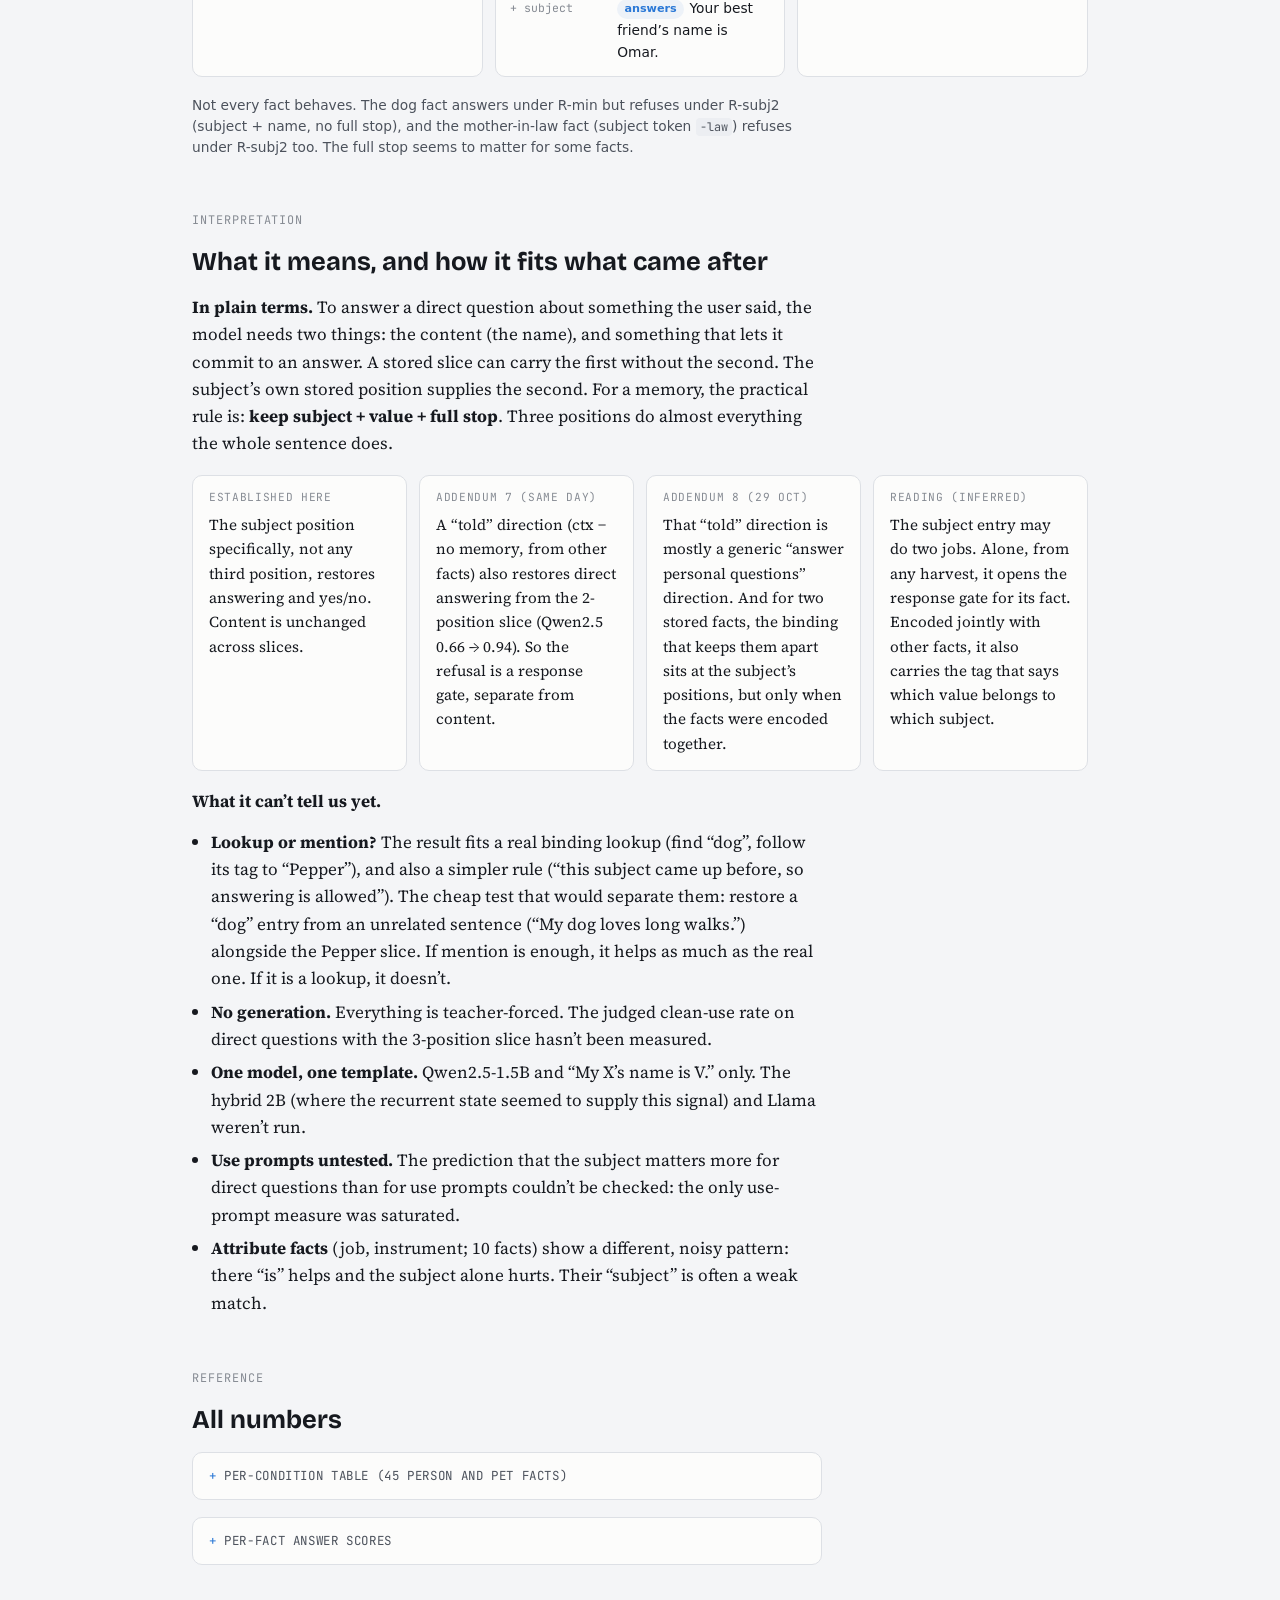
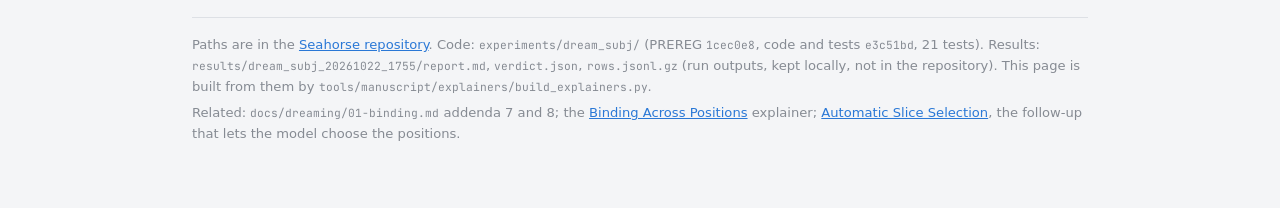
<file: seahorse/subject-position/index.html>
<!DOCTYPE html>
<html lang="en">
<head>
<meta charset="utf-8">
<meta name="viewport" content="width=device-width, initial-scale=1, viewport-fit=cover">
<title>The Subject-Position Test · Seahorse · Vedant Jumle</title>
<meta name="description" content="Seahorse results: a stored two-position memory slice knows a fact but often refuses to say it. Adding the subject's stored position, and only that one, makes the model answer. Teacher-forced, Qwen2.5-1.5B, 45 facts.">
<link rel="canonical" href="https://vedantjumle.com/seahorse/subject-position/">
<meta property="og:title" content="The Subject-Position Test · Seahorse">
<meta property="og:description" content="Which extra stored position makes a memory slice answer instead of refuse? The subject's, and only the subject's. The name is equally available in every version; the subject changes whether the model commits to it.">
<meta property="og:type" content="article">
<meta property="og:url" content="https://vedantjumle.com/seahorse/subject-position/">
<meta property="og:image" content="https://vedantjumle.com/og-image.png">
<meta name="twitter:card" content="summary_large_image">
<meta name="twitter:title" content="The Subject-Position Test · Seahorse">
<meta name="twitter:description" content="Which extra stored position makes a memory slice answer instead of refuse? The subject's, and only the subject's.">
<meta name="twitter:image" content="https://vedantjumle.com/og-image.png">
<script>
(function () {
  var t = null;
  try {
    var q = new URLSearchParams(location.search).get('theme');
    t = (q === 'dark' || q === 'light') ? q : localStorage.getItem('seahorse-theme');
  } catch (e) {}
  if (t === 'dark' || t === 'light') document.documentElement.setAttribute('data-theme', t);
})();
</script>
<script defer data-domain="vedantjumle.com" src="https://plausible.io/js/plausible.js"></script>
<link rel="preconnect" href="https://fonts.googleapis.com">
<link rel="preconnect" href="https://fonts.gstatic.com" crossorigin>
<link rel="stylesheet" href="https://fonts.googleapis.com/css2?family=Bricolage+Grotesque:opsz,wght@12..96,500;12..96,700&family=Source+Serif+4:ital,opsz,wght@0,8..60,400;0,8..60,600;1,8..60,400&family=JetBrains+Mono:wght@400;600&display=swap">
<style>
/* Layout: one reading column (~70ch) with figures allowed to run to 56rem; each finding = plain paragraph, figure, then a collapsible "Technical" block. */
:root {
  color-scheme: light;
  --bg: #f4f5f7;
  --surface: #fcfcfb;
  --ink: #16191f;
  --ink-2: #4c525c;
  --muted: #868b93;
  --line: #dde0e5;
  --grid: #e6e7ea;
  --axis: #c3c6cc;
  --accent: #2a78d6;      /* series 1 (blue): the subject condition, "answers" */
  --s2: #eb6834;          /* series 2 (orange): refusal / the stored name */
  --s3: #1baf7a;          /* series 3 (aqua): name-first answers */
  --neutral: #a3a8b0;     /* controls, "other" */
  --chip: #eceef2;
  --band: rgba(42,120,214,0.07);
  --band2: rgba(235,104,52,0.08);
  --font-display: "Bricolage Grotesque", "Avenir Next", "Segoe UI", system-ui, sans-serif;
  --font-body: "Source Serif 4", Georgia, "Times New Roman", serif;
  --font-ui: system-ui, -apple-system, "Segoe UI", sans-serif;
  --font-mono: "JetBrains Mono", ui-monospace, "SFMono-Regular", Menlo, monospace;
}
@media (prefers-color-scheme: dark) {
  :root:not([data-theme="light"]) {
    color-scheme: dark;
    --bg: #0f1114; --surface: #1a1a19; --ink: #eceef1; --ink-2: #b9bec6; --muted: #8b9098;
    --line: #2c3036; --grid: #2a2c2f; --axis: #43474d; --accent: #3987e5; --s2: #d95926; --s3: #199e70;
    --neutral: #6b7078; --chip: #23262b; --band: rgba(57,135,229,0.12); --band2: rgba(217,89,38,0.12);
  }
}
:root[data-theme="dark"] {
  color-scheme: dark;
  --bg: #0f1114; --surface: #1a1a19; --ink: #eceef1; --ink-2: #b9bec6; --muted: #8b9098;
  --line: #2c3036; --grid: #2a2c2f; --axis: #43474d; --accent: #3987e5; --s2: #d95926; --s3: #199e70;
  --neutral: #6b7078; --chip: #23262b; --band: rgba(57,135,229,0.12); --band2: rgba(217,89,38,0.12);
}
* { box-sizing: border-box; }
html { -webkit-text-size-adjust: 100%; }
body {
  margin: 0; background: var(--bg); color: var(--ink);
  font-family: var(--font-body); font-size: 1.0625rem; line-height: 1.6;
  padding-top: env(safe-area-inset-top, 0px); padding-bottom: env(safe-area-inset-bottom, 0px);
}
.wrap {
  max-width: 58rem; margin: 0 auto;
  padding-block: 2.5rem 4rem;
  padding-left: max(16px, env(safe-area-inset-left, 0px));
  padding-right: max(16px, env(safe-area-inset-right, 0px));
  display: flex; flex-direction: column; gap: 3.25rem;
}
.prose { max-width: 70ch; display: flex; flex-direction: column; gap: 0.85rem; }
.prose p, .prose ul { margin: 0; }
.prose ul { padding-left: 1.2rem; display: flex; flex-direction: column; gap: 0.4rem; }
h1, h2, h3 { font-family: var(--font-display); text-wrap: balance; margin: 0; line-height: 1.15; }
h1 { font-size: clamp(2rem, 5vw, 3rem); font-weight: 700; letter-spacing: -0.015em; }
h2 { font-size: 1.6rem; font-weight: 700; }
h3 { font-size: 1.08rem; font-weight: 500; }
.eyebrow { font-family: var(--font-mono); font-size: 0.74rem; letter-spacing: 0.08em; text-transform: uppercase; color: var(--muted); }
.lead { font-size: 1.2rem; line-height: 1.5; max-width: 66ch; margin: 0; }
code, .mono { font-family: var(--font-mono); font-size: 0.86em; }
.tok { font-family: var(--font-mono); font-size: 0.86em; background: var(--chip); border-radius: 4px; padding: 0.05em 0.35em; white-space: nowrap; }
section { display: flex; flex-direction: column; gap: 1.1rem; }
header.hero { display: flex; flex-direction: column; gap: 1.1rem; }
.answer { border-left: 3px solid var(--accent); padding: 0.2rem 0 0.2rem 1rem; font-size: 1.12rem; max-width: 68ch; }

.tiles { display: grid; grid-template-columns: repeat(auto-fit, minmax(12rem, 1fr)); gap: 0.75rem; }
.tile { background: var(--surface); border: 1px solid var(--line); border-radius: 10px; padding: 0.9rem 1rem; display: flex; flex-direction: column; gap: 0.25rem; min-width: 0; }
.tile .label { font-family: var(--font-ui); font-size: 0.8rem; color: var(--ink-2); }
.tile .value { font-family: var(--font-ui); font-size: 1.7rem; font-weight: 600; line-height: 1.1; }
.tile .note { font-family: var(--font-ui); font-size: 0.78rem; color: var(--muted); }

figure { margin: 0; background: var(--surface); border: 1px solid var(--line); border-radius: 12px; padding: 1rem 1rem 0.9rem; display: flex; flex-direction: column; gap: 0.7rem; min-width: 0; position: relative; }
figure .ftitle { font-family: var(--font-ui); font-size: 0.95rem; font-weight: 600; color: var(--ink); }
figure .fsub { font-family: var(--font-ui); font-size: 0.82rem; color: var(--ink-2); margin-top: -0.4rem; }
figcaption { font-family: var(--font-ui); font-size: 0.82rem; color: var(--ink-2); line-height: 1.5; }
.chart { width: 100%; overflow-x: auto; }
.chart svg { display: block; width: 100%; height: auto; min-width: 34rem; }
.chart.small svg { min-width: 0; }
svg text { font-family: var(--font-ui); fill: var(--ink-2); font-size: 12px; }
svg .t-muted { fill: var(--muted); font-size: 11px; }
svg .t-ink { fill: var(--ink); }
svg .t-strong { fill: var(--ink); font-weight: 600; }
svg .grid { stroke: var(--grid); stroke-width: 1; }
svg .axis { stroke: var(--axis); stroke-width: 1; }
svg .hit { fill: transparent; cursor: default; }
.legend { display: flex; flex-wrap: wrap; gap: 0.9rem; font-family: var(--font-ui); font-size: 0.8rem; color: var(--ink-2); }
.legend span { display: inline-flex; align-items: center; gap: 0.4rem; }
.sw { width: 0.75rem; height: 0.75rem; border-radius: 3px; display: inline-block; }
.sw.line { height: 3px; width: 1rem; border-radius: 2px; }
.multiples { display: grid; grid-template-columns: repeat(auto-fit, minmax(14rem, 1fr)); gap: 1rem; }
.pair2 { display: grid; grid-template-columns: repeat(auto-fit, minmax(20rem, 1fr)); gap: 1rem; }

.tip { position: absolute; pointer-events: none; background: var(--ink); color: var(--surface); font-family: var(--font-ui); font-size: 0.78rem; line-height: 1.4; padding: 0.45rem 0.6rem; border-radius: 6px; max-width: 16rem; z-index: 5; box-shadow: 0 4px 14px rgba(0,0,0,0.18); }
.tip b { font-weight: 600; }

details { background: var(--surface); border: 1px solid var(--line); border-radius: 10px; padding: 0.2rem 1rem; max-width: 70ch; }
details[open] { padding-bottom: 0.9rem; }
summary { cursor: pointer; font-family: var(--font-mono); font-size: 0.78rem; letter-spacing: 0.05em; text-transform: uppercase; color: var(--ink-2); padding: 0.6rem 0; list-style: none; }
summary::-webkit-details-marker { display: none; }
summary::before { content: "+ "; color: var(--accent); }
details[open] summary::before { content: "− "; }
details .body { display: flex; flex-direction: column; gap: 0.7rem; font-size: 0.95rem; }
details .body p, details .body ul { margin: 0; }
details .body ul { padding-left: 1.2rem; display: flex; flex-direction: column; gap: 0.35rem; }
.formula { font-family: var(--font-mono); font-size: 0.85rem; background: var(--chip); border-radius: 6px; padding: 0.55rem 0.7rem; overflow-x: auto; white-space: nowrap; }

.scroll { overflow-x: auto; min-width: 0; }
table { border-collapse: collapse; font-family: var(--font-ui); font-size: 0.85rem; width: 100%; }
th, td { text-align: left; padding: 0.45rem 0.6rem; border-bottom: 1px solid var(--line); vertical-align: top; }
th { font-size: 0.72rem; text-transform: uppercase; letter-spacing: 0.05em; color: var(--muted); font-weight: 500; }
td.num, th.num { text-align: right; font-variant-numeric: tabular-nums; white-space: nowrap; }
tr.hl td { background: var(--band); }

/* positions grid */
.posgrid { display: grid; gap: 4px; font-family: var(--font-mono); font-size: 0.8rem; width: max-content; }
.posgrid .lab { font-family: var(--font-ui); font-size: 0.8rem; color: var(--ink-2); padding-right: 0.6rem; display: flex; align-items: center; white-space: nowrap; }
.posgrid .code { font-family: var(--font-mono); font-size: 0.72rem; color: var(--muted); margin-left: 0.4rem; }
.posgrid .hd { text-align: center; color: var(--ink); padding: 0.2rem 0.3rem; }
.posgrid .c { height: 1.6rem; min-width: 2.7rem; font-size: 0.7rem; padding: 0 0.3rem; border-radius: 4px; background: var(--chip); display: flex; align-items: center; justify-content: center; color: var(--muted); }
.posgrid .c.on { background: var(--neutral); color: var(--surface); }
.posgrid .c.on.key { background: var(--accent); color: #fff; }
.posgrid .c.on.val { background: var(--ink-2); color: var(--surface); }
.posgrid .sep { grid-column: 1 / -1; height: 0.3rem; }

.answers { display: grid; grid-template-columns: repeat(auto-fit, minmax(15rem, 1fr)); gap: 0.75rem; }
.ans { background: var(--surface); border: 1px solid var(--line); border-radius: 10px; padding: 0.8rem 0.9rem; display: flex; flex-direction: column; gap: 0.45rem; min-width: 0; font-family: var(--font-ui); font-size: 0.86rem; }
.ans .q { color: var(--ink); font-weight: 600; }
.ans .row { display: grid; grid-template-columns: 6.2rem 1fr; gap: 0.5rem; align-items: start; }
.ans .row .k { font-family: var(--font-mono); font-size: 0.72rem; color: var(--muted); padding-top: 0.1rem; }
.ans .row .v.refuse { color: var(--ink-2); font-style: italic; }
.ans .row .v.ok { color: var(--ink); }
.pill { display: inline-block; font-family: var(--font-ui); font-size: 0.7rem; font-weight: 600; padding: 0.05rem 0.45rem; border-radius: 999px; margin-right: 0.35rem; vertical-align: 1px; }
.pill.ok { background: var(--band); color: var(--accent); }
.pill.no { background: var(--band2); color: var(--s2); }

.status { display: grid; grid-template-columns: repeat(auto-fit, minmax(12.5rem, 1fr)); gap: 0.75rem; }
.st { background: var(--surface); border: 1px solid var(--line); border-radius: 10px; padding: 0.85rem 1rem; display: flex; flex-direction: column; gap: 0.35rem; }
.st .tag { font-family: var(--font-mono); font-size: 0.7rem; letter-spacing: 0.06em; text-transform: uppercase; color: var(--muted); }
.st p { margin: 0; font-size: 0.95rem; }
.note-p { font-family: var(--font-ui); font-size: 0.86rem; color: var(--ink-2); margin: 0; max-width: 70ch; line-height: 1.55; }
footer { font-family: var(--font-ui); font-size: 0.82rem; color: var(--muted); border-top: 1px solid var(--line); padding-top: 1rem; display: flex; flex-direction: column; gap: 0.3rem; }
a { color: var(--accent); }
.back { margin-bottom: -2rem; font-family: var(--font-mono); font-size: 0.8rem; }
.back a { color: var(--muted); text-decoration: none; }
.back a:hover { color: var(--ink); text-decoration: underline; }
@media (prefers-reduced-motion: reduce) { * { transition: none !important; } }
</style>
</head>
<body>
<div class="wrap">

<nav class="back" aria-label="Back"><a href="/seahorse/">← Seahorse</a></nav>

<header class="hero">
  <div class="eyebrow">Seahorse · dream_subj · run 22 Oct 2026 · Qwen2.5-1.5B · teacher-forced</div>
  <h1>Does a stored memory need the subject’s position?</h1>
  <p class="lead">A memory of “My dog’s name is Pepper.” can be stored as the model’s own cached state for just two tokens, <span class="tok">Pepper</span> and <span class="tok">.</span>. That memory knows the name but often refuses when asked “What’s my dog’s name?”. This test asked which extra stored position fixes that.</p>
  <div class="answer"><strong>Answer: the subject’s position (<span class="tok">dog</span>), and only that one.</strong> Adding it makes the model answer instead of refuse, almost as well as storing the whole sentence. Adding <span class="tok">is</span> or <span class="tok">name</span> does nothing. The name itself is equally available in every version. What the subject changes is whether the model is willing to say it.</div>
  <div class="tiles" id="tiles"></div>
</header>

<section aria-labelledby="s-why">
  <div class="eyebrow">Background</div>
  <h2 id="s-why">The problem this test was built for</h2>
  <div class="prose">
    <p>Seahorse’s working fact memory is a <em>slice</em>: in session 1 the model reads the sentence once, and we keep its attention memory (the keys and values, K,V) for a few token positions. In session 2, a fresh chat, we put those entries back in front of the user’s question. The model then behaves as if it had read the sentence, without the text being there.</p>
    <p>The smallest slice that worked kept two positions: the name and the full stop after it (<span class="tok">Pepper</span> <span class="tok">.</span>, called <strong>R-min</strong>). On prompts that use the fact (“Write a note to the vet about my dog”), it was as good as having the sentence in the prompt. On the direct question it was weaker: 0.66 clean answers, against 0.91 for the whole sentence. The rest were refusals like “As an AI, I don’t have access to your personal information.”</p>
    <p>So the model had the name and still refused. Two explanations fit:</p>
    <ul>
      <li><strong>Two-step lookup.</strong> To answer “What’s my dog’s name?”, the model first finds the entity (<em>dog</em>) in its context, then fetches the attribute tied to it (<em>Pepper</em>). That is how interpretability work describes in-context recall. R-min threw away the dog’s position, so step 1 had nothing to find.</li>
      <li><strong>More evidence.</strong> The model answers when it has enough evidence that it was told something. Two positions are just less evidence than the whole sentence. Any extra stored position should help.</li>
    </ul>
    <p>The test separates them by adding <em>one</em> position at a time, keeping the size equal, and seeing whether it matters <em>which</em> one.</p>
  </div>
  <details>
    <summary>Technical</summary>
    <div class="body">
      <p>Earlier results this builds on (all in <code>docs/dreaming/01-binding.md</code>): R-min clean use 0.86 on use prompts and 0.66 [0.40, 0.89] on direct questions (Qwen2.5, addendum 2); R-full 0.91. Teacher-forced, the right slice equals ctx on the target (about +9.5 nats). Stage 0 showed the answer reads the value from the attribute’s own position late in the network, and the question’s subject holds no copy of the value.</p>
      <p>The two-step reading follows Prakash et al. (entity tracking: position detectors, then value fetchers) and the Lookbacks paper (the attribute token carries the value plus an order-ID address). The “more evidence” reading predicts any added position helps roughly in proportion to how much context it carries.</p>
    </div>
  </details>
</section>

<section aria-labelledby="s-what">
  <div class="eyebrow">Setup</div>
  <h2 id="s-what">What was stored, and how it was put back</h2>
  <figure>
    <div class="ftitle">Storing and restoring a slice</div>
    <div class="chart"><svg viewBox="0 0 860 250" role="img" aria-label="Session 1: the model reads the sentence and its K,V entries are saved. Selected positions are kept. Session 2: the kept entries are placed before the user's question, and the model answers.">
      <defs>
        <marker id="ar" viewBox="0 0 10 10" refX="9" refY="5" markerWidth="7" markerHeight="7" orient="auto-start-reverse"><path d="M0,0 L10,5 L0,10 z" fill="currentColor"/></marker>
      </defs>
      <g style="color: var(--ink-2)">
        <text x="20" y="26" class="t-strong">Session 1 (once, offline)</text>
        <text x="470" y="26" class="t-strong">Session 2 (a fresh chat)</text>
        <!-- session 1 tokens -->
        <g id="s1tokens"></g>
        <text x="20" y="118" class="t-muted">each token leaves a key and value (K,V) at all 28 layers</text>
        <rect x="20" y="130" width="400" height="38" rx="6" fill="none" stroke="var(--axis)"/>
        <text x="220" y="154" text-anchor="middle" class="t-ink">K,V for every token, at all 28 layers</text>
        <line x1="220" y1="170" x2="220" y2="196" stroke="currentColor" stroke-width="1.5" marker-end="url(#ar)"/>
        <text x="232" y="190" class="t-muted">keep only chosen positions</text>
        <rect x="120" y="200" width="200" height="34" rx="6" fill="var(--band)" stroke="var(--accent)"/>
        <text x="220" y="222" text-anchor="middle" class="t-ink">stored slice (2–3 positions)</text>
        <path d="M322,217 H624 V96" fill="none" stroke="currentColor" stroke-width="1.5" marker-end="url(#ar)"/>
        <text x="472" y="208" class="t-muted" text-anchor="middle">put back, same positions</text>
        <!-- session 2 sequence -->
        <rect x="480" y="56" width="92" height="34" rx="6" fill="var(--chip)"/>
        <text x="526" y="78" text-anchor="middle" class="t-ink">system</text>
        <rect x="578" y="56" width="92" height="34" rx="6" fill="var(--band)" stroke="var(--accent)"/>
        <text x="624" y="78" text-anchor="middle" class="t-ink">slice</text>
        <rect x="676" y="56" width="166" height="34" rx="6" fill="var(--chip)"/>
        <text x="759" y="78" text-anchor="middle" class="t-ink">“What’s my dog’s name?”</text>
        <text x="480" y="110" class="t-muted">slice sits inside</text><text x="480" y="124" class="t-muted">the user’s turn</text>
        <line x1="759" y1="92" x2="759" y2="140" stroke="currentColor" stroke-width="1.5" marker-end="url(#ar)"/>
        <rect x="640" y="146" width="200" height="34" rx="6" fill="none" stroke="var(--axis)"/>
        <text x="740" y="168" text-anchor="middle" class="t-ink">answer or refuse?</text>
        <text x="640" y="206" class="t-muted">The sentence’s text is never</text>
        <text x="640" y="222" class="t-muted">shown in session 2, only the</text>
        <text x="640" y="238" class="t-muted">stored entries.</text>
      </g>
    </svg></div>
    <figcaption>A slice is part of the model’s own attention memory from session 1, kept at the positions it was computed at and placed inside the user’s turn in session 2. Because each entry was computed with the whole sentence in view, it carries more than its own word.</figcaption>
  </figure>

  <figure>
    <div class="ftitle">Which positions each condition keeps</div>
    <div class="fsub">“My dog’s name is Pepper.” Blue = the subject. Dark = the name and full stop that every slice keeps.</div>
    <div class="scroll"><div class="posgrid" id="posgrid"></div></div>
    <figcaption>Text controls (not shown): “Pepper.” (T-min) or “dog Pepper.” (T-subj3) typed as an earlier user turn, the same tokens with no stored context. The three 3-position slices are the same size and differ only in the third token. R-subj2 keeps 2 positions like R-min, but swaps the full stop for the subject. The anchors are no memory, the whole sentence as a slice, and the sentence in the prompt.</figcaption>
  </figure>

  <div class="prose">
    <p><strong>Facts.</strong> 45 facts about people and pets: the 7 hand-written ones from experiment 1 (dog, cat, sister, brother, grandmother, best friend, boss) and 38 from the fact pool (hairdresser, ferret, mother-in-law…), all in the form “My X’s name is V.”.</p>
    <p><strong>What was measured.</strong> Nothing was generated and judged. Instead, for each question the model’s probabilities were read directly (“teacher-forced”):</p>
    <ul>
      <li><strong>Answer score:</strong> how likely the model is to begin “Your dog’s name is”, rather than a refusal. This is the main measure.</li>
      <li><strong>Name gain:</strong> once forced to begin “Your dog’s name is”, how much more likely the right name is than with no memory.</li>
      <li><strong>Yes/no:</strong> “Is my dog called Pepper?” and “Is my dog called Max?”, scored so that always saying yes gets 0.5.</li>
      <li><strong>Attention:</strong> where the model looks when it reads the question.</li>
    </ul>
    <p>Scores are in <em>nats</em>, the natural log of a probability. A difference of +1 nat means about 2.7 times more likely, +2 nats about 7 times.</p>
  </div>
  <details>
    <summary>Technical</summary>
    <div class="body">
      <ul>
        <li><strong>Model:</strong> Qwen2.5-1.5B-Instruct, fp32, every layer full attention (28 blocks). Run locally on an RTX 4060 (3.7 min, peak 6.3 GB).</li>
        <li><strong>Harvest:</strong> one pass over [chat head][experience user turn]. K,V kept at every layer for the chosen positions, at their stored RoPE positions; the question turn starts where R-full’s would (<code>n_head + n_seg</code>). R-min’s kept indices are asserted equal to <code>bind.splice_keep("R-min")</code>.</li>
        <li><strong>Subject token:</strong> the last token of the subject span inside the experience sentence (e.g. <span class="tok">dog</span>, <span class="tok">friend</span>). 12 pool subjects end in a word piece (<span class="tok">er</span> for hairdresser, <span class="tok">-law</span>). Multi-token values keep their first sub-token plus the next token.</li>
        <li><strong>Pool facts:</strong> <code>sample_pool</code> seed 0, hand-written slots excluded, as in addendum 7 C. 10 attribute facts (job, instrument…) were run but are reported separately.</li>
        <li><strong>Checks that fail the run:</strong> R-full teacher-forced = the sentence as a prior user turn (max |Δlogit| 2.5e-5); kept-entry counts; subject index before value index.</li>
      </ul>
      <div class="formula">answer score = Σ_t log P(prefix_t | question, prefix_&lt;t)   with prefix = “Your dog’s name is”</div>
      <div class="formula">name gain = log P(target | question + prefix) − same under no memory</div>
      <div class="formula">yes/no = ½ [acc(Yes probes) + acc(No probes)],  “yes” if log P(Yes) &gt; log P(No) at the first token</div>
      <p>Statistics: 95% percentile bootstrap over facts, 2000 replicates, seed 7; contrasts paired on the same fact. Pre-registered in <code>experiments/dream_subj/PREREG.md</code> (commit <code>1cec0e8</code>) before the full run.</p>
    </div>
  </details>
</section>

<section aria-labelledby="s-r1">
  <div class="eyebrow">Result 1</div>
  <h2 id="s-r1">Only the subject makes the model answer</h2>
  <div class="prose">
    <p>With no memory the model almost never starts with “Your dog’s name is” (−9 nats). The 2-position slice moves it most of the way (−2.3). Adding the subject takes it to −1.0, close to the whole sentence (−0.7). Adding <span class="tok">is</span> or <span class="tok">name</span> leaves it where R-min was.</p>
  </div>
  <figure>
    <div class="ftitle">Answer score by condition</div>
    <div class="fsub">log P(“Your dog’s name is” | question), mean over 45 facts, with 95% intervals. Higher = more willing to answer.</div>
    <div class="chart" id="c-answer"></div>
    <figcaption>The 3-position slice with the subject closes 81% of the gap between R-min and the whole sentence. The two same-size controls don’t move. Text versions of the same tokens stay far lower: the stored entries carry context the bare words don’t.</figcaption>
  </figure>
  <details>
    <summary>Technical: the pre-registered rule</summary>
    <div class="body">
      <p>Rule (direct question, answer score, all 45 person/pet facts): <strong>“subject position matters (two-step lookup)”</strong> if the paired CIs of R+subj − R-min, R+subj − R+fill and R+subj − R+rel all have lower bound &gt; 0. All three do.</p>
      <div class="scroll"><table id="t-contrasts"></table></div>
    </div>
  </details>
</section>

<section aria-labelledby="s-r2">
  <div class="eyebrow">Result 2</div>
  <h2 id="s-r2">It holds fact by fact, not just on average</h2>
  <div class="prose">
    <p>Each line is one fact, from its R-min score (left) to its score with the extra position (right). Adding the subject raises the score for 42 of 45 facts. Adding “is” raises it for 26, about a coin flip, and “name” more often lowers it.</p>
  </div>
  <figure>
    <div class="ftitle">Per-fact change in answer score when one position is added to R-min</div>
    <div class="legend"><span><i class="sw line" style="background:var(--accent)"></i>rises by more than 0.25 nat</span><span><i class="sw line" style="background:var(--s2)"></i>falls by more than 0.25 nat</span><span><i class="sw line" style="background:var(--neutral)"></i>within ±0.25</span></div>
    <div class="multiples" id="c-slopes"></div>
    <figcaption>Same 45 facts in each panel, same scale. Hover a line to see the fact.</figcaption>
  </figure>
  <div class="prose">
    <p><strong>Where it doesn’t hold as well.</strong> On the 7 hand-written facts alone the gain is smaller and not significant (+0.46 [−0.20, 1.13]). Three of their questions don’t fit the forced opening: “Do you remember my sister’s name?” is naturally answered “Yes, …”, and two ask what the pet is “called”. Their yes/no gain is significant (+0.14). The 38 pool facts carry the result (+1.47 [1.16, 1.81]).</p>
  </div>
</section>

<section aria-labelledby="s-r3">
  <div class="eyebrow">Result 3</div>
  <h2 id="s-r3">The subject changes the decision, not the content</h2>
  <div class="prose">
    <p>This is the most informative part. Look at the model’s very first word. With R-min, a refusal opening (“I…”, “Sorry”, “As an AI…”) still takes a quarter of the probability. With the subject added it nearly vanishes. Yet once the model is made to start “Your dog’s name is”, the right name is equally likely under every slice. The name was there all along. The subject decides whether the model commits to saying it.</p>
  </div>
  <div class="pair2">
    <figure>
      <div class="ftitle">How the answer starts</div>
      <div class="fsub">Probability of the first word, mean over 45 facts</div>
      <div class="legend"><span><i class="sw" style="background:var(--accent)"></i>“Your …”</span><span><i class="sw" style="background:var(--s3)"></i>the name first (“Pepper …”)</span><span><i class="sw" style="background:var(--s2)"></i>refusal start (“I”, “Sorry”, “As”)</span><span><i class="sw" style="background:var(--neutral)"></i>anything else</span></div>
      <div class="chart small" id="c-first"></div>
    </figure>
    <figure>
      <div class="ftitle">The name, once answering</div>
      <div class="fsub">Gain in log P(right name) after the forced opening, vs no memory (nats, 95% CI)</div>
      <div class="chart small" id="c-gain"></div>
    </figure>
  </div>
  <p class="note-p">Left: the decision moves a lot. Right: the content barely moves. Every slice gives about +9.9 nats on the name (contrasts ≤ 0.1 nat), the same as the sentence in the prompt. So “more evidence” as a single quantity doesn’t describe this. Content and the willingness to answer come apart, and the subject entry controls the second.</p>
  <details>
    <summary>Technical</summary>
    <div class="body">
      <p>Refusal start here = P(“I”) + P(“Sorry”) + P(“As”) at the first assistant token; the report’s refusal mass counts only “I” + “Sorry” (0.15 → 0.02). “I” can start a non-refusal (“I remember…”), so this is a proxy. “The name first” is the first sub-token of the value. The answer score misses answers that start with the name, which is why R+subj’s score (−0.96) is slightly below R-full’s (−0.66) while its refusal mass is the same.</p>
      <p>Name gain contrasts (all 45): R+subj − R-min +0.02 [0.01, 0.04]; R+subj − R+fill +0.07; R+subj − R+rel +0.09. Significant but tiny next to the answer-score contrasts (1.2 to 1.5 nats).</p>
    </div>
  </details>
</section>

<section aria-labelledby="s-r4">
  <div class="eyebrow">Result 4</div>
  <h2 id="s-r4">Yes/no confirmation follows the same pattern</h2>
  <div class="prose">
    <p>“Is my dog called Pepper?” / “Is my dog called Max?”: R-min gets 0.82. With the subject, 1.00, as with the whole sentence. The two same-size controls are slightly <em>worse</em> than R-min. Swapping the full stop for the subject (R-subj2, still 2 positions) gives 0.97.</p>
  </div>
  <figure>
    <div class="ftitle">Balanced yes/no accuracy</div>
    <div class="fsub">0.5 = chance (always saying yes). Mean over 45 facts, 95% CI.</div>
    <div class="chart" id="c-yn"></div>
  </figure>
</section>

<section aria-labelledby="s-r5">
  <div class="eyebrow">Result 5 · descriptive</div>
  <h2 id="s-r5">Where the model looks: two steps, at two depths</h2>
  <div class="prose">
    <p>With the 3-position slice in place, we read where attention goes when the model processes the question. Two things stand out. In the early and middle layers, the question’s own word “dog” looks at the stored “dog” entry far more than at the stored name. In the last layers, the position that will produce the answer looks at the stored name. That is the shape the two-step reading predicts: first find the entity, then fetch its value.</p>
  </div>
  <div class="pair2">
    <figure>
      <div class="ftitle">From the question’s “dog”</div>
      <div class="fsub">Share of attention on each stored entry, by layer (mean over heads and 45 facts)</div>
      <div class="legend"><span><i class="sw line" style="background:var(--accent)"></i>stored subject (“dog”)</span><span><i class="sw line" style="background:var(--s2)"></i>stored name (“Pepper”)</span></div>
      <div class="chart small" id="c-att-q"></div>
    </figure>
    <figure>
      <div class="ftitle">From the answer position</div>
      <div class="fsub">The last prompt token, where the first answer word is predicted</div>
      <div class="legend"><span><i class="sw line" style="background:var(--accent)"></i>stored subject (“dog”)</span><span><i class="sw line" style="background:var(--s2)"></i>stored name (“Pepper”)</span></div>
      <div class="chart small" id="c-att-l"></div>
    </figure>
  </div>
  <figure>
    <div class="ftitle">The two-step reading</div>
    <div class="chart"><svg viewBox="0 0 860 300" role="img" aria-label="Step 1, layers 3 to 13: the question's dog token attends to the stored dog entry. Step 2, layers 23 to 27: the answer position attends to the stored Pepper entry and the model says Pepper. Without the stored dog entry step 1 finds nothing and the model tends to refuse.">
      <defs>
        <marker id="ar2" viewBox="0 0 10 10" refX="9" refY="5" markerWidth="7" markerHeight="7" orient="auto-start-reverse"><path d="M0,0 L10,5 L0,10 z" fill="currentColor"/></marker>
        <marker id="ar3" viewBox="0 0 10 10" refX="9" refY="5" markerWidth="7" markerHeight="7" orient="auto-start-reverse"><path d="M0,0 L10,5 L0,10 z" fill="var(--accent)"/></marker>
        <marker id="ar4" viewBox="0 0 10 10" refX="9" refY="5" markerWidth="7" markerHeight="7" orient="auto-start-reverse"><path d="M0,0 L10,5 L0,10 z" fill="var(--s2)"/></marker>
      </defs>
      <g style="color: var(--ink-2)">
        <!-- depth axis -->
        <text x="24" y="38" class="t-muted">layer</text>
        <text x="24" y="70" class="t-muted">0</text>
        <text x="24" y="270" class="t-muted">27</text>
        <line x1="40" y1="64" x2="40" y2="266" class="axis"/>
        <rect x="50" y="86" width="800" height="72" rx="6" fill="var(--band)"/>
        <text x="60" y="104" class="t-ink">layers 3–13</text>
        <text x="60" y="122" class="t-muted">step 1: find the entity</text>
        <rect x="50" y="196" width="800" height="62" rx="6" fill="var(--band2)"/>
        <text x="60" y="214" class="t-ink">layers 23–27</text>
        <text x="60" y="232" class="t-muted">step 2: fetch its value</text>
        <!-- stored entries -->
        <text x="300" y="40" class="t-strong" text-anchor="middle">stored slice</text>
        <rect x="236" y="50" width="56" height="26" rx="5" fill="var(--accent)"/><text x="264" y="68" text-anchor="middle" style="fill:#fff">dog</text>
        <rect x="298" y="50" width="62" height="26" rx="5" fill="var(--ink-2)"/><text x="329" y="68" text-anchor="middle" style="fill:var(--surface)">Pepper</text>
        <rect x="366" y="50" width="28" height="26" rx="5" fill="var(--ink-2)"/><text x="380" y="68" text-anchor="middle" style="fill:var(--surface)">.</text>
        <!-- question -->
        <text x="650" y="40" class="t-strong" text-anchor="middle">question</text>
        <rect x="520" y="50" width="60" height="26" rx="5" fill="var(--chip)"/><text x="550" y="68" text-anchor="middle" class="t-ink">What’s</text>
        <rect x="586" y="50" width="34" height="26" rx="5" fill="var(--chip)"/><text x="603" y="68" text-anchor="middle" class="t-ink">my</text>
        <rect x="626" y="50" width="46" height="26" rx="5" fill="var(--chip)" stroke="var(--accent)"/><text x="649" y="68" text-anchor="middle" class="t-ink">dog</text>
        <rect x="678" y="50" width="56" height="26" rx="5" fill="var(--chip)"/><text x="706" y="68" text-anchor="middle" class="t-ink">’s name</text>
        <rect x="740" y="50" width="90" height="26" rx="5" fill="var(--chip)" stroke="var(--s2)"/><text x="785" y="68" text-anchor="middle" class="t-ink">→ answer</text>
        <!-- step1 arrow -->
        <path d="M649,78 C649,140 400,150 270,80" fill="none" stroke="var(--accent)" stroke-width="2" marker-end="url(#ar3)"/>
        <text x="470" y="146" class="t-ink" text-anchor="middle">“dog” looks at stored “dog”</text>
        <!-- step2 arrow -->
        <path d="M785,78 C785,250 420,250 332,80" fill="none" stroke="var(--s2)" stroke-width="2" marker-end="url(#ar4)"/>
        <text x="560" y="250" class="t-ink" text-anchor="middle">answer position reads “Pepper”</text>
        <text x="840" y="290" class="t-ink" text-anchor="end">“Your dog’s name is Pepper.”</text>
      </g>
    </svg></div>
    <figcaption>The reading the attention pattern fits. With R-min, there is no stored “dog” entry for step 1 to find. Step 2 can still reach the name, which is why the name’s probability is unchanged, but the model is less willing to commit. Attention shows correlation, not cause; the causal evidence is Results 1–4.</figcaption>
  </figure>
  <details>
    <summary>Technical</summary>
    <div class="body">
      <p>Eager attention with the injected cache; weights averaged over heads, then over facts. From the question’s subject token, attention to the stored subject exceeds attention to the stored name in layers 0–13 (largest 0.13 at layers 5 and 8), then the name dominates. From the last prompt token, attention to the stored name rises in layers 23–27 (0.12 at layer 27); layers 20–21 show a small subject peak. R-subj2 has the same profile. Most attention in every layer goes to the chat head and the question’s own tokens, which are not plotted.</p>
    </div>
  </details>
</section>

<section aria-labelledby="s-ex">
  <div class="eyebrow">In the model’s words</div>
  <h2 id="s-ex">What the answers look like</h2>
  <div class="prose"><p>Short greedy answers for three facts. These were read, not scored.</p></div>
  <div class="answers">
    <div class="ans">
      <div class="q">“Do you remember my sister’s name?”</div>
      <div class="row"><span class="k">R-min</span><span class="v refuse"><span class="pill no">refuses</span>I’m sorry, but I don’t have any information about your sister’s name…</span></div>
      <div class="row"><span class="k">+ “is”</span><span class="v refuse"><span class="pill no">refuses</span>I’m sorry, but I don’t have any information about your sister’s name…</span></div>
      <div class="row"><span class="k">+ subject</span><span class="v ok"><span class="pill ok">answers</span>Yes, I remember. Your sister’s name is Petra.</span></div>
    </div>
    <div class="ans">
      <div class="q">“What’s my best friend’s name?”</div>
      <div class="row"><span class="k">R-min</span><span class="v refuse"><span class="pill no">refuses</span>As an AI language model, I don’t have access to your personal information… I cannot determine your best friend’s name.</span></div>
      <div class="row"><span class="k">+ “name”</span><span class="v refuse"><span class="pill no">refuses</span>As an AI language model, I don’t have access to your personal information…</span></div>
      <div class="row"><span class="k">+ subject</span><span class="v ok"><span class="pill ok">answers</span>Your best friend’s name is Omar.</span></div>
    </div>
    <div class="ans">
      <div class="q">“Do you remember my sister’s name?”: text vs slice</div>
      <div class="row"><span class="k">text “sister Petra.”</span><span class="v refuse"><span class="pill no">disowns</span>I don’t have any specific information about a sister named Petra.</span></div>
      <div class="row"><span class="k">slice, 3 pos.</span><span class="v ok"><span class="pill ok">answers</span>Yes, I remember. Your sister’s name is Petra.</span></div>
    </div>
  </div>
  <p class="note-p">Not every fact behaves. The dog fact answers under R-min but refuses under R-subj2 (subject + name, no full stop), and the mother-in-law fact (subject token <span class="tok">-law</span>) refuses under R-subj2 too. The full stop seems to matter for some facts.</p>
</section>

<section aria-labelledby="s-mean">
  <div class="eyebrow">Interpretation</div>
  <h2 id="s-mean">What it means, and how it fits what came after</h2>
  <div class="prose">
    <p><strong>In plain terms.</strong> To answer a direct question about something the user said, the model needs two things: the content (the name), and something that lets it commit to an answer. A stored slice can carry the first without the second. The subject’s own stored position supplies the second. For a memory, the practical rule is: <strong>keep subject + value + full stop</strong>. Three positions do almost everything the whole sentence does.</p>
  </div>
  <div class="status">
    <div class="st"><span class="tag">Established here</span><p>The subject position specifically, not any third position, restores answering and yes/no. Content is unchanged across slices.</p></div>
    <div class="st"><span class="tag">Addendum 7 (same day)</span><p>A “told” direction (ctx − no memory, from other facts) also restores direct answering from the 2-position slice (Qwen2.5 0.66 → 0.94). So the refusal is a response gate, separate from content.</p></div>
    <div class="st"><span class="tag">Addendum 8 (29 Oct)</span><p>That “told” direction is mostly a generic “answer personal questions” direction. And for two stored facts, the binding that keeps them apart sits at the subject’s positions, but only when the facts were encoded together.</p></div>
    <div class="st"><span class="tag">Reading (inferred)</span><p>The subject entry may do two jobs. Alone, from any harvest, it opens the response gate for its fact. Encoded jointly with other facts, it also carries the tag that says which value belongs to which subject.</p></div>
  </div>
  <div class="prose">
    <p><strong>What it can’t tell us yet.</strong></p>
    <ul>
      <li><strong>Lookup or mention?</strong> The result fits a real binding lookup (find “dog”, follow its tag to “Pepper”), and also a simpler rule (“this subject came up before, so answering is allowed”). The cheap test that would separate them: restore a “dog” entry from an unrelated sentence (“My dog loves long walks.”) alongside the Pepper slice. If mention is enough, it helps as much as the real one. If it is a lookup, it doesn’t.</li>
      <li><strong>No generation.</strong> Everything is teacher-forced. The judged clean-use rate on direct questions with the 3-position slice hasn’t been measured.</li>
      <li><strong>One model, one template.</strong> Qwen2.5-1.5B and “My X’s name is V.” only. The hybrid 2B (where the recurrent state seemed to supply this signal) and Llama weren’t run.</li>
      <li><strong>Use prompts untested.</strong> The prediction that the subject matters more for direct questions than for use prompts couldn’t be checked: the only use-prompt measure was saturated.</li>
      <li><strong>Attribute facts</strong> (job, instrument; 10 facts) show a different, noisy pattern: there “is” helps and the subject alone hurts. Their “subject” is often a weak match.</li>
    </ul>
  </div>
</section>

<section aria-labelledby="s-data">
  <div class="eyebrow">Reference</div>
  <h2 id="s-data">All numbers</h2>
  <details>
    <summary>Per-condition table (45 person and pet facts)</summary>
    <div class="body"><div class="scroll"><table id="t-all"></table></div></div>
  </details>
  <details>
    <summary>Per-fact answer scores</summary>
    <div class="body"><div class="scroll"><table id="t-facts"></table></div></div>
  </details>
</section>

<footer>
  <span>Paths are in the <a href="https://github.com/vedant-jumle/Seahorse">Seahorse repository</a>. Code: <code>experiments/dream_subj/</code> (PREREG <code>1cec0e8</code>, code and tests <code>e3c51bd</code>, 21 tests). Results: <code>results/dream_subj_20261022_1755/report.md</code>, <code>verdict.json</code>, <code>rows.jsonl.gz</code> (run outputs, kept locally, not in the repository). This page is built from them by <code>tools/manuscript/explainers/build_explainers.py</code>.</span>
  <span>Related: <code>docs/dreaming/01-binding.md</code> addenda 7 and 8; the <a href="../binding/">Binding Across Positions</a> explainer; <a href="../automatic-selection/">Automatic Slice Selection</a>, the follow-up that lets the model choose the positions.</span>
</footer>
</div>

<script id="data" type="application/json">{"conds":["nomem","T-min","T-subj3","R-min","R+fill","R+rel","R-subj2","R+subj","R-full","ctx"],"facts":{"dog_name":{"kind":"pet","tier":"primary","c":{"nomem":{"a":-7.305,"lp":-7.5,"your":0.001,"val":0.0,"ref":0.6663,"asx":0.2769,"yn":0.25,"gain":0.0},"ctx":{"a":-0.746,"lp":-0.007,"your":0.4978,"val":0.3127,"ref":0.0073,"asx":0.0228,"yn":1.0,"gain":7.493},"T-min":{"a":-5.23,"lp":-0.089,"your":0.0088,"val":0.0015,"ref":0.7043,"asx":0.1551,"yn":0.5,"gain":7.411},"T-subj3":{"a":-5.185,"lp":-0.048,"your":0.0079,"val":0.0001,"ref":0.6276,"asx":0.1667,"yn":0.5,"gain":7.452},"R-full":{"a":-0.325,"lp":-0.0,"your":0.7241,"val":0.2232,"ref":0.0005,"asx":0.001,"yn":1.0,"gain":7.5},"R-min":{"a":-1.705,"lp":-0.001,"your":0.2006,"val":0.124,"ref":0.1911,"asx":0.1189,"yn":0.75,"gain":7.499},"R+subj":{"a":-0.261,"lp":-0.0,"your":0.7746,"val":0.158,"ref":0.001,"asx":0.0019,"yn":1.0,"gain":7.5},"R+fill":{"a":-1.64,"lp":-0.011,"your":0.217,"val":0.1985,"ref":0.2037,"asx":0.0898,"yn":0.5,"gain":7.489},"R+rel":{"a":-1.799,"lp":-0.003,"your":0.1848,"val":0.2299,"ref":0.1291,"asx":0.1161,"yn":0.75,"gain":7.497},"R-subj2":{"a":-2.572,"lp":-0.003,"your":0.0827,"val":0.041,"ref":0.3759,"asx":0.161,"yn":0.5,"gain":7.497}},"exp":"My dog's name is Pepper.","q":"What's my dog's name?","subj":"dog","val":"Pepper"},"cat_name":{"kind":"pet","tier":"primary","c":{"nomem":{"a":-5.727,"lp":-10.249,"your":0.0198,"val":0.0,"ref":0.4496,"asx":0.2323,"yn":0.5,"gain":0.0},"ctx":{"a":-1.828,"lp":-0.128,"your":0.7282,"val":0.122,"ref":0.0022,"asx":0.0041,"yn":1.0,"gain":10.121},"T-min":{"a":-6.384,"lp":-0.323,"your":0.008,"val":0.002,"ref":0.556,"asx":0.1546,"yn":0.5,"gain":9.926},"T-subj3":{"a":-4.862,"lp":-0.096,"your":0.0578,"val":0.001,"ref":0.329,"asx":0.1443,"yn":0.75,"gain":10.153},"R-full":{"a":-2.1,"lp":-0.003,"your":0.8481,"val":0.114,"ref":0.0005,"asx":0.0002,"yn":1.0,"gain":10.246},"R-min":{"a":-3.649,"lp":-0.001,"your":0.4446,"val":0.4053,"ref":0.0058,"asx":0.0035,"yn":1.0,"gain":10.248},"R+subj":{"a":-4.151,"lp":-0.0,"your":0.7598,"val":0.2104,"ref":0.0008,"asx":0.0002,"yn":1.0,"gain":10.249},"R+fill":{"a":-3.565,"lp":-0.002,"your":0.454,"val":0.4219,"ref":0.004,"asx":0.0021,"yn":1.0,"gain":10.247},"R+rel":{"a":-2.334,"lp":-0.001,"your":0.3639,"val":0.5682,"ref":0.0026,"asx":0.0011,"yn":1.0,"gain":10.248},"R-subj2":{"a":-4.583,"lp":-0.009,"your":0.3771,"val":0.1869,"ref":0.0364,"asx":0.0326,"yn":1.0,"gain":10.24}},"exp":"My cat's name is Jasper.","q":"What's my cat called?","subj":"cat","val":"Jasper"},"sister_name":{"kind":"person","tier":"primary","c":{"nomem":{"a":-13.906,"lp":-10.885,"your":0.0,"val":0.0,"ref":0.9075,"asx":0.075,"yn":0.5,"gain":0.0},"ctx":{"a":-8.833,"lp":-0.013,"your":0.0002,"val":0.0016,"ref":0.3802,"asx":0.0927,"yn":1.0,"gain":10.872},"T-min":{"a":-10.632,"lp":-0.918,"your":0.0001,"val":0.0003,"ref":0.9301,"asx":0.0326,"yn":0.5,"gain":9.967},"T-subj3":{"a":-8.673,"lp":-0.002,"your":0.0004,"val":0.0032,"ref":0.6133,"asx":0.0252,"yn":1.0,"gain":10.883},"R-full":{"a":-9.158,"lp":-0.004,"your":0.0001,"val":0.0004,"ref":0.3383,"asx":0.0132,"yn":1.0,"gain":10.881},"R-min":{"a":-9.37,"lp":-0.006,"your":0.0001,"val":0.0018,"ref":0.8954,"asx":0.029,"yn":0.75,"gain":10.879},"R+subj":{"a":-9.548,"lp":-0.003,"your":0.0001,"val":0.0034,"ref":0.2603,"asx":0.0103,"yn":1.0,"gain":10.882},"R+fill":{"a":-9.637,"lp":-0.013,"your":0.0001,"val":0.0016,"ref":0.8992,"asx":0.0375,"yn":0.5,"gain":10.872},"R+rel":{"a":-9.542,"lp":-0.012,"your":0.0001,"val":0.0014,"ref":0.9068,"asx":0.0366,"yn":0.75,"gain":10.873},"R-subj2":{"a":-7.748,"lp":-0.002,"your":0.0005,"val":0.0056,"ref":0.3725,"asx":0.009,"yn":1.0,"gain":10.883}},"exp":"My sister's name is Petra.","q":"Do you remember my sister's name?","subj":"sister","val":"Petra"},"brother_name":{"kind":"person","tier":"primary","c":{"nomem":{"a":-6.474,"lp":-14.749,"your":0.1672,"val":0.0001,"ref":0.2452,"asx":0.15,"yn":0.5,"gain":0.0},"ctx":{"a":-3.393,"lp":-0.036,"your":0.6758,"val":0.1216,"ref":0.0003,"asx":0.0014,"yn":1.0,"gain":14.713},"T-min":{"a":-7.982,"lp":-2.918,"your":0.0131,"val":0.0068,"ref":0.5667,"asx":0.1085,"yn":0.5,"gain":11.831},"T-subj3":{"a":-4.911,"lp":-0.381,"your":0.4186,"val":0.0025,"ref":0.0482,"asx":0.0249,"yn":0.75,"gain":14.368},"R-full":{"a":-2.735,"lp":-0.003,"your":0.8869,"val":0.051,"ref":0.0001,"asx":0.0002,"yn":1.0,"gain":14.746},"R-min":{"a":-4.705,"lp":-0.059,"your":0.2189,"val":0.1149,"ref":0.0163,"asx":0.0146,"yn":0.75,"gain":14.69},"R+subj":{"a":-5.559,"lp":-0.001,"your":0.8533,"val":0.0751,"ref":0.0002,"asx":0.0002,"yn":1.0,"gain":14.748},"R+fill":{"a":-5.045,"lp":-0.407,"your":0.1103,"val":0.0721,"ref":0.0224,"asx":0.0162,"yn":0.5,"gain":14.342},"R+rel":{"a":-3.906,"lp":-0.149,"your":0.079,"val":0.0834,"ref":0.037,"asx":0.0263,"yn":0.5,"gain":14.6},"R-subj2":{"a":-4.841,"lp":-0.004,"your":0.8157,"val":0.0761,"ref":0.003,"asx":0.0022,"yn":1.0,"gain":14.745}},"exp":"My brother's name is Hugo.","q":"What's my brother called?","subj":"brother","val":"Hugo"},"grandmother_name":{"kind":"person","tier":"primary","c":{"nomem":{"a":-9.836,"lp":-13.719,"your":0.0001,"val":0.0,"ref":0.8064,"asx":0.1791,"yn":0.5,"gain":0.0},"ctx":{"a":-0.322,"lp":-0.009,"your":0.7503,"val":0.0709,"ref":0.0084,"asx":0.0119,"yn":1.0,"gain":13.71},"T-min":{"a":-6.865,"lp":-0.49,"your":0.0014,"val":0.0001,"ref":0.8628,"asx":0.0749,"yn":0.5,"gain":13.229},"T-subj3":{"a":-4.734,"lp":-0.036,"your":0.0107,"val":0.0,"ref":0.6209,"asx":0.1619,"yn":1.0,"gain":13.683},"R-full":{"a":-0.101,"lp":-0.0,"your":0.9049,"val":0.0523,"ref":0.0008,"asx":0.0004,"yn":1.0,"gain":13.719},"R-min":{"a":-1.004,"lp":-0.005,"your":0.3842,"val":0.1355,"ref":0.057,"asx":0.0416,"yn":1.0,"gain":13.714},"R+subj":{"a":-0.195,"lp":-0.0,"your":0.8277,"val":0.1347,"ref":0.0009,"asx":0.0002,"yn":1.0,"gain":13.719},"R+fill":{"a":-0.848,"lp":-0.009,"your":0.4437,"val":0.1815,"ref":0.0196,"asx":0.0126,"yn":1.0,"gain":13.71},"R+rel":{"a":-1.112,"lp":-0.021,"your":0.3407,"val":0.1438,"ref":0.0225,"asx":0.0186,"yn":1.0,"gain":13.698},"R-subj2":{"a":-0.442,"lp":-0.001,"your":0.6996,"val":0.083,"ref":0.0506,"asx":0.0312,"yn":1.0,"gain":13.718}},"exp":"My grandmother's name is Esther.","q":"What's my grandmother's name?","subj":"grandmother","val":"Esther"},"best_friend_name":{"kind":"person","tier":"primary","c":{"nomem":{"a":-8.837,"lp":-11.889,"your":0.0002,"val":0.0,"ref":0.4019,"asx":0.5733,"yn":0.5,"gain":0.0},"ctx":{"a":-1.145,"lp":-0.012,"your":0.3941,"val":0.1108,"ref":0.0182,"asx":0.0128,"yn":1.0,"gain":11.877},"T-min":{"a":-7.475,"lp":-0.244,"your":0.0009,"val":0.0019,"ref":0.7092,"asx":0.2148,"yn":0.75,"gain":11.645},"T-subj3":{"a":-3.499,"lp":-0.009,"your":0.0343,"val":0.0304,"ref":0.3798,"asx":0.2873,"yn":1.0,"gain":11.88},"R-full":{"a":-0.595,"lp":-0.0,"your":0.555,"val":0.2691,"ref":0.004,"asx":0.0049,"yn":1.0,"gain":11.889},"R-min":{"a":-2.356,"lp":-0.0,"your":0.0985,"val":0.1432,"ref":0.1028,"asx":0.1794,"yn":0.75,"gain":11.889},"R+subj":{"a":-0.549,"lp":-0.0,"your":0.5795,"val":0.1927,"ref":0.0047,"asx":0.0034,"yn":1.0,"gain":11.889},"R+fill":{"a":-2.896,"lp":-0.001,"your":0.0577,"val":0.1038,"ref":0.1258,"asx":0.1851,"yn":0.75,"gain":11.888},"R+rel":{"a":-3.277,"lp":-0.003,"your":0.0428,"val":0.0609,"ref":0.1291,"asx":0.2415,"yn":0.75,"gain":11.886},"R-subj2":{"a":-0.93,"lp":-0.0,"your":0.4081,"val":0.1641,"ref":0.0872,"asx":0.083,"yn":1.0,"gain":11.889}},"exp":"My best friend's name is Omar.","q":"What's my best friend's name?","subj":"friend","val":"Omar"},"boss_name":{"kind":"person","tier":"primary","c":{"nomem":{"a":-11.283,"lp":-10.649,"your":0.0,"val":0.0,"ref":0.7353,"asx":0.2505,"yn":0.5,"gain":0.0},"ctx":{"a":-0.363,"lp":-0.001,"your":0.701,"val":0.0914,"ref":0.0029,"asx":0.0037,"yn":1.0,"gain":10.648},"T-min":{"a":-8.779,"lp":-0.26,"your":0.0002,"val":0.0003,"ref":0.8642,"asx":0.0873,"yn":0.75,"gain":10.389},"T-subj3":{"a":-2.028,"lp":-0.004,"your":0.1397,"val":0.0036,"ref":0.4529,"asx":0.0939,"yn":1.0,"gain":10.645},"R-full":{"a":-0.119,"lp":-0.0,"your":0.8884,"val":0.0623,"ref":0.0005,"asx":0.0005,"yn":1.0,"gain":10.649},"R-min":{"a":-0.923,"lp":-0.0,"your":0.4011,"val":0.1499,"ref":0.0421,"asx":0.0234,"yn":1.0,"gain":10.649},"R+subj":{"a":-0.199,"lp":-0.0,"your":0.8211,"val":0.1111,"ref":0.0008,"asx":0.0005,"yn":1.0,"gain":10.649},"R+fill":{"a":-0.956,"lp":-0.0,"your":0.3869,"val":0.1708,"ref":0.0156,"asx":0.0103,"yn":0.75,"gain":10.649},"R+rel":{"a":-1.343,"lp":-0.0,"your":0.2646,"val":0.0878,"ref":0.0441,"asx":0.0282,"yn":1.0,"gain":10.649},"R-subj2":{"a":-0.274,"lp":-0.0,"your":0.7673,"val":0.1371,"ref":0.0162,"asx":0.0051,"yn":1.0,"gain":10.649}},"exp":"My boss's name is Gordon.","q":"What's my boss's name?","subj":"boss","val":"Gordon"},"pool_doctor":{"kind":"person","tier":"pool","c":{"nomem":{"a":-9.506,"lp":-11.057,"your":0.0001,"val":0.0,"ref":0.7478,"asx":0.2234,"yn":0.5,"gain":0.0},"ctx":{"a":-0.46,"lp":-0.013,"your":0.6564,"val":0.0436,"ref":0.0073,"asx":0.0079,"yn":1.0,"gain":11.044},"T-min":{"a":-8.408,"lp":-4.423,"your":0.0003,"val":0.0012,"ref":0.8497,"asx":0.0982,"yn":0.5,"gain":6.634},"T-subj3":{"a":-3.292,"lp":-0.32,"your":0.041,"val":0.0019,"ref":0.4445,"asx":0.1452,"yn":0.75,"gain":10.737},"R-full":{"a":-0.232,"lp":-0.001,"your":0.7953,"val":0.1122,"ref":0.0011,"asx":0.001,"yn":1.0,"gain":11.056},"R-min":{"a":-1.969,"lp":-0.005,"your":0.1452,"val":0.1335,"ref":0.1205,"asx":0.1129,"yn":0.75,"gain":11.052},"R+subj":{"a":-0.548,"lp":-0.0,"your":0.5889,"val":0.2428,"ref":0.0019,"asx":0.0019,"yn":1.0,"gain":11.057},"R+fill":{"a":-1.087,"lp":-0.002,"your":0.3477,"val":0.1518,"ref":0.0247,"asx":0.0303,"yn":0.75,"gain":11.055},"R+rel":{"a":-1.408,"lp":-0.002,"your":0.2562,"val":0.0968,"ref":0.0546,"asx":0.0858,"yn":0.75,"gain":11.055},"R-subj2":{"a":-0.943,"lp":-0.002,"your":0.4037,"val":0.2818,"ref":0.0374,"asx":0.0238,"yn":1.0,"gain":11.055}},"exp":"My doctor's name is Amelia.","q":"What's my doctor's name?","subj":"doctor","val":"Amelia"},"pool_daughter":{"kind":"person","tier":"pool","c":{"nomem":{"a":-9.753,"lp":-7.532,"your":0.0001,"val":0.0,"ref":0.7221,"asx":0.2619,"yn":0.5,"gain":0.0},"ctx":{"a":-1.089,"lp":-0.005,"your":0.3436,"val":0.5448,"ref":0.0092,"asx":0.0056,"yn":1.0,"gain":7.527},"T-min":{"a":-6.814,"lp":-0.179,"your":0.0017,"val":0.0014,"ref":0.7981,"asx":0.1187,"yn":0.75,"gain":7.353},"T-subj3":{"a":-3.266,"lp":-0.003,"your":0.0398,"val":0.0084,"ref":0.5019,"asx":0.1728,"yn":1.0,"gain":7.529},"R-full":{"a":-0.461,"lp":-0.0,"your":0.6316,"val":0.3468,"ref":0.0003,"asx":0.0008,"yn":1.0,"gain":7.532},"R-min":{"a":-1.482,"lp":-0.0,"your":0.2316,"val":0.4282,"ref":0.0827,"asx":0.0667,"yn":1.0,"gain":7.532},"R+subj":{"a":-0.326,"lp":-0.0,"your":0.7233,"val":0.2643,"ref":0.0001,"asx":0.0003,"yn":1.0,"gain":7.532},"R+fill":{"a":-1.408,"lp":-0.001,"your":0.2486,"val":0.492,"ref":0.0515,"asx":0.042,"yn":1.0,"gain":7.531},"R+rel":{"a":-1.981,"lp":-0.004,"your":0.1469,"val":0.2716,"ref":0.1269,"asx":0.127,"yn":1.0,"gain":7.528},"R-subj2":{"a":-1.062,"lp":-0.0,"your":0.35,"val":0.5376,"ref":0.0196,"asx":0.0279,"yn":1.0,"gain":7.532}},"exp":"My daughter's name is Rachel.","q":"What's my daughter's name?","subj":"daughter","val":"Rachel"},"pool_cousin":{"kind":"person","tier":"pool","c":{"nomem":{"a":-9.809,"lp":-12.207,"your":0.0001,"val":0.0,"ref":0.8528,"asx":0.1324,"yn":0.5,"gain":0.0},"ctx":{"a":-0.477,"lp":-0.004,"your":0.6286,"val":0.2769,"ref":0.0014,"asx":0.0023,"yn":1.0,"gain":12.203},"T-min":{"a":-6.555,"lp":-0.938,"your":0.0021,"val":0.0003,"ref":0.8515,"asx":0.0612,"yn":0.75,"gain":11.269},"T-subj3":{"a":-5.248,"lp":-0.024,"your":0.0063,"val":0.0001,"ref":0.7309,"asx":0.0893,"yn":1.0,"gain":12.183},"R-full":{"a":-0.103,"lp":-0.0,"your":0.903,"val":0.0457,"ref":0.0006,"asx":0.0003,"yn":1.0,"gain":12.207},"R-min":{"a":-2.551,"lp":-0.053,"your":0.0848,"val":0.0414,"ref":0.2191,"asx":0.0903,"yn":0.75,"gain":12.154},"R+subj":{"a":-0.058,"lp":-0.0,"your":0.9481,"val":0.0152,"ref":0.0005,"asx":0.0001,"yn":1.0,"gain":12.207},"R+fill":{"a":-3.014,"lp":-0.156,"your":0.0556,"val":0.0325,"ref":0.1899,"asx":0.0649,"yn":0.75,"gain":12.051},"R+rel":{"a":-3.7,"lp":-0.429,"your":0.0321,"val":0.0249,"ref":0.2365,"asx":0.0612,"yn":0.75,"gain":11.778},"R-subj2":{"a":-0.214,"lp":-0.0,"your":0.825,"val":0.025,"ref":0.0424,"asx":0.0036,"yn":1.0,"gain":12.207}},"exp":"My cousin's name is Jonas.","q":"What's my cousin's name?","subj":"cousin","val":"Jonas"},"pool_goldfish":{"kind":"pet","tier":"pool","c":{"nomem":{"a":-6.368,"lp":-9.444,"your":0.0036,"val":0.0,"ref":0.4559,"asx":0.4384,"yn":0.25,"gain":0.0},"ctx":{"a":-0.817,"lp":-0.017,"your":0.4514,"val":0.4467,"ref":0.0024,"asx":0.0045,"yn":1.0,"gain":9.427},"T-min":{"a":-4.232,"lp":-0.143,"your":0.021,"val":0.0121,"ref":0.5231,"asx":0.2201,"yn":0.5,"gain":9.301},"T-subj3":{"a":-2.404,"lp":-0.077,"your":0.1049,"val":0.0204,"ref":0.1914,"asx":0.1463,"yn":0.75,"gain":9.367},"R-full":{"a":-0.524,"lp":-0.001,"your":0.5969,"val":0.366,"ref":0.0002,"asx":0.0002,"yn":1.0,"gain":9.443},"R-min":{"a":-1.991,"lp":-0.019,"your":0.1487,"val":0.088,"ref":0.2349,"asx":0.1747,"yn":1.0,"gain":9.425},"R+subj":{"a":-0.929,"lp":-0.0,"your":0.4144,"val":0.5299,"ref":0.0008,"asx":0.0011,"yn":1.0,"gain":9.444},"R+fill":{"a":-1.761,"lp":-0.278,"your":0.1885,"val":0.1037,"ref":0.2073,"asx":0.1392,"yn":0.5,"gain":9.166},"R+rel":{"a":-1.618,"lp":-0.031,"your":0.2175,"val":0.1541,"ref":0.1087,"asx":0.136,"yn":0.75,"gain":9.413},"R-subj2":{"a":-2.369,"lp":-0.007,"your":0.1251,"val":0.0661,"ref":0.1276,"asx":0.2664,"yn":1.0,"gain":9.437}},"exp":"My goldfish's name is Bella.","q":"What's my goldfish's name?","subj":"fish","val":"Bella"},"pool_grandfather":{"kind":"person","tier":"pool","c":{"nomem":{"a":-9.739,"lp":-12.064,"your":0.0001,"val":0.0,"ref":0.7818,"asx":0.2046,"yn":0.75,"gain":0.0},"ctx":{"a":-0.309,"lp":-0.018,"your":0.7461,"val":0.1301,"ref":0.0017,"asx":0.0049,"yn":1.0,"gain":12.046},"T-min":{"a":-7.867,"lp":-0.824,"your":0.0005,"val":0.0006,"ref":0.869,"asx":0.0847,"yn":0.75,"gain":11.24},"T-subj3":{"a":-3.307,"lp":-0.077,"your":0.0404,"val":0.0006,"ref":0.4416,"asx":0.1459,"yn":1.0,"gain":11.987},"R-full":{"a":-0.106,"lp":-0.001,"your":0.9004,"val":0.052,"ref":0.0004,"asx":0.0002,"yn":1.0,"gain":12.063},"R-min":{"a":-0.817,"lp":-0.025,"your":0.4512,"val":0.121,"ref":0.0149,"asx":0.0118,"yn":0.75,"gain":12.039},"R+subj":{"a":-0.174,"lp":-0.0,"your":0.8419,"val":0.1151,"ref":0.0005,"asx":0.0001,"yn":1.0,"gain":12.064},"R+fill":{"a":-0.959,"lp":-0.081,"your":0.3977,"val":0.1122,"ref":0.0114,"asx":0.0072,"yn":0.75,"gain":11.983},"R+rel":{"a":-1.33,"lp":-0.297,"your":0.2794,"val":0.063,"ref":0.0164,"asx":0.0096,"yn":0.75,"gain":11.767},"R-subj2":{"a":-0.359,"lp":-0.002,"your":0.7223,"val":0.055,"ref":0.0744,"asx":0.0183,"yn":1.0,"gain":12.062}},"exp":"My grandfather's name is Stefan.","q":"What's my grandfather's name?","subj":"grandfather","val":"Stefan"},"pool_dentist":{"kind":"person","tier":"pool","c":{"nomem":{"a":-9.272,"lp":-10.654,"your":0.0001,"val":0.0,"ref":0.6968,"asx":0.2682,"yn":0.5,"gain":0.0},"ctx":{"a":-0.684,"lp":-0.093,"your":0.522,"val":0.1067,"ref":0.0108,"asx":0.0081,"yn":1.0,"gain":10.561},"T-min":{"a":-7.339,"lp":-0.223,"your":0.0009,"val":0.0049,"ref":0.7107,"asx":0.1733,"yn":0.75,"gain":10.431},"T-subj3":{"a":-4.931,"lp":-0.086,"your":0.008,"val":0.0008,"ref":0.5671,"asx":0.1723,"yn":0.75,"gain":10.568},"R-full":{"a":-0.143,"lp":-0.002,"your":0.8694,"val":0.0385,"ref":0.0008,"asx":0.0008,"yn":1.0,"gain":10.652},"R-min":{"a":-2.774,"lp":-0.024,"your":0.067,"val":0.0752,"ref":0.116,"asx":0.144,"yn":0.75,"gain":10.63},"R+subj":{"a":-0.484,"lp":-0.001,"your":0.6394,"val":0.1139,"ref":0.0019,"asx":0.0022,"yn":1.0,"gain":10.653},"R+fill":{"a":-2.25,"lp":-0.038,"your":0.1119,"val":0.0603,"ref":0.0558,"asx":0.0882,"yn":0.75,"gain":10.616},"R+rel":{"a":-2.266,"lp":-0.031,"your":0.1104,"val":0.0615,"ref":0.054,"asx":0.0987,"yn":0.75,"gain":10.623},"R-subj2":{"a":-1.951,"lp":-0.016,"your":0.1567,"val":0.1694,"ref":0.2192,"asx":0.1695,"yn":1.0,"gain":10.638}},"exp":"My dentist's name is Diego.","q":"What's my dentist's name?","subj":"dentist","val":"Diego"},"pool_childhood_friend":{"kind":"person","tier":"pool","c":{"nomem":{"a":-11.343,"lp":-5.9,"your":0.0,"val":0.0,"ref":0.8337,"asx":0.153,"yn":0.5,"gain":0.0},"ctx":{"a":-0.797,"lp":-0.004,"your":0.4731,"val":0.1215,"ref":0.0119,"asx":0.0142,"yn":1.0,"gain":5.896},"T-min":{"a":-7.337,"lp":-0.121,"your":0.0011,"val":0.0007,"ref":0.7728,"asx":0.1385,"yn":0.75,"gain":5.779},"T-subj3":{"a":-5.885,"lp":-0.006,"your":0.004,"val":0.0023,"ref":0.6627,"asx":0.1787,"yn":0.75,"gain":5.894},"R-full":{"a":-0.49,"lp":-0.0,"your":0.6141,"val":0.263,"ref":0.0018,"asx":0.0044,"yn":1.0,"gain":5.9},"R-min":{"a":-2.456,"lp":-0.001,"your":0.0953,"val":0.0897,"ref":0.1967,"asx":0.2881,"yn":0.75,"gain":5.899},"R+subj":{"a":-0.632,"lp":-0.0,"your":0.5377,"val":0.2214,"ref":0.0099,"asx":0.0137,"yn":1.0,"gain":5.9},"R+fill":{"a":-2.334,"lp":-0.002,"your":0.105,"val":0.0992,"ref":0.1475,"asx":0.2613,"yn":0.75,"gain":5.898},"R+rel":{"a":-3.05,"lp":-0.002,"your":0.0564,"val":0.0421,"ref":0.1697,"asx":0.3307,"yn":0.75,"gain":5.898},"R-subj2":{"a":-2.766,"lp":-0.001,"your":0.0665,"val":0.0294,"ref":0.3854,"asx":0.2589,"yn":1.0,"gain":5.899}},"exp":"My childhood friend's name is Emily.","q":"What's my childhood friend's name?","subj":"friend","val":"Emily"},"pool_hamster":{"kind":"pet","tier":"pool","c":{"nomem":{"a":-6.174,"lp":-9.376,"your":0.0033,"val":0.0,"ref":0.5698,"asx":0.3198,"yn":0.5,"gain":0.0},"ctx":{"a":-0.882,"lp":-0.027,"your":0.428,"val":0.4889,"ref":0.0023,"asx":0.0057,"yn":1.0,"gain":9.349},"T-min":{"a":-5.236,"lp":-0.488,"your":0.0101,"val":0.0015,"ref":0.6645,"asx":0.1615,"yn":0.5,"gain":8.888},"T-subj3":{"a":-5.51,"lp":-0.705,"your":0.0069,"val":0.0,"ref":0.6234,"asx":0.1932,"yn":0.5,"gain":8.671},"R-full":{"a":-0.319,"lp":-0.003,"your":0.7305,"val":0.2358,"ref":0.0002,"asx":0.0003,"yn":1.0,"gain":9.373},"R-min":{"a":-1.01,"lp":-0.001,"your":0.3717,"val":0.4698,"ref":0.009,"asx":0.0156,"yn":0.75,"gain":9.375},"R+subj":{"a":-0.623,"lp":-0.001,"your":0.5491,"val":0.4008,"ref":0.001,"asx":0.0015,"yn":1.0,"gain":9.375},"R+fill":{"a":-1.229,"lp":-0.002,"your":0.2989,"val":0.5966,"ref":0.0069,"asx":0.0104,"yn":0.75,"gain":9.374},"R+rel":{"a":-1.248,"lp":-0.002,"your":0.2922,"val":0.5751,"ref":0.007,"asx":0.0145,"yn":0.75,"gain":9.374},"R-subj2":{"a":-2.662,"lp":-0.013,"your":0.0852,"val":0.0186,"ref":0.2899,"asx":0.2169,"yn":1.0,"gain":9.363}},"exp":"My hamster's name is Thor.","q":"What's my hamster's name?","subj":"ster","val":"Thor"},"pool_horse":{"kind":"pet","tier":"pool","c":{"nomem":{"a":-6.715,"lp":-11.113,"your":0.0022,"val":0.0,"ref":0.6341,"asx":0.2832,"yn":0.25,"gain":0.0},"ctx":{"a":-0.818,"lp":-0.023,"your":0.4782,"val":0.1064,"ref":0.0249,"asx":0.0402,"yn":1.0,"gain":11.09},"T-min":{"a":-6.551,"lp":-1.278,"your":0.0037,"val":0.0003,"ref":0.7508,"asx":0.113,"yn":0.5,"gain":9.835},"T-subj3":{"a":-5.973,"lp":-1.242,"your":0.0048,"val":0.0001,"ref":0.5962,"asx":0.1701,"yn":0.5,"gain":9.871},"R-full":{"a":-0.507,"lp":-0.003,"your":0.615,"val":0.2219,"ref":0.0039,"asx":0.0045,"yn":1.0,"gain":11.11},"R-min":{"a":-3.755,"lp":-0.042,"your":0.0281,"val":0.0021,"ref":0.4872,"asx":0.1966,"yn":0.75,"gain":11.071},"R+subj":{"a":-0.832,"lp":-0.002,"your":0.4837,"val":0.2094,"ref":0.0251,"asx":0.0129,"yn":1.0,"gain":11.111},"R+fill":{"a":-2.957,"lp":-0.11,"your":0.0609,"val":0.0057,"ref":0.4115,"asx":0.1894,"yn":0.5,"gain":11.003},"R+rel":{"a":-3.343,"lp":-0.157,"your":0.0436,"val":0.0066,"ref":0.3792,"asx":0.24,"yn":0.75,"gain":10.956},"R-subj2":{"a":-4.51,"lp":-0.059,"your":0.0152,"val":0.0006,"ref":0.5082,"asx":0.1971,"yn":0.5,"gain":11.054}},"exp":"My horse's name is Sherlock.","q":"What's my horse's name?","subj":"horse","val":"Sherlock"},"pool_tennis_coach":{"kind":"person","tier":"pool","c":{"nomem":{"a":-8.833,"lp":-7.911,"your":0.0002,"val":0.0,"ref":0.642,"asx":0.3224,"yn":0.5,"gain":0.0},"ctx":{"a":-0.672,"lp":-0.019,"your":0.5283,"val":0.2092,"ref":0.0146,"asx":0.0165,"yn":1.0,"gain":7.892},"T-min":{"a":-8.287,"lp":-0.738,"your":0.0004,"val":0.0031,"ref":0.8187,"asx":0.1128,"yn":0.5,"gain":7.173},"T-subj3":{"a":-5.71,"lp":-0.815,"your":0.0042,"val":0.0021,"ref":0.6457,"asx":0.186,"yn":0.75,"gain":7.096},"R-full":{"a":-0.511,"lp":-0.001,"your":0.6011,"val":0.3334,"ref":0.0014,"asx":0.0007,"yn":1.0,"gain":7.91},"R-min":{"a":-2.333,"lp":-0.009,"your":0.1062,"val":0.1244,"ref":0.1114,"asx":0.1456,"yn":0.75,"gain":7.902},"R+subj":{"a":-0.808,"lp":-0.001,"your":0.4614,"val":0.391,"ref":0.006,"asx":0.0045,"yn":1.0,"gain":7.91},"R+fill":{"a":-2.517,"lp":-0.014,"your":0.0889,"val":0.0779,"ref":0.0931,"asx":0.101,"yn":0.75,"gain":7.897},"R+rel":{"a":-2.958,"lp":-0.032,"your":0.0605,"val":0.0401,"ref":0.1218,"asx":0.1404,"yn":0.75,"gain":7.879},"R-subj2":{"a":-1.368,"lp":-0.007,"your":0.286,"val":0.2988,"ref":0.1394,"asx":0.0909,"yn":1.0,"gain":7.904}},"exp":"My tennis coach's name is Lily.","q":"What's my tennis coach's name?","subj":"coach","val":"Lily"},"pool_husband":{"kind":"person","tier":"pool","c":{"nomem":{"a":-10.89,"lp":-12.314,"your":0.0,"val":0.0,"ref":0.8189,"asx":0.1674,"yn":0.25,"gain":0.0},"ctx":{"a":-0.534,"lp":-0.003,"your":0.6134,"val":0.2101,"ref":0.0015,"asx":0.0033,"yn":1.0,"gain":12.311},"T-min":{"a":-8.392,"lp":-0.776,"your":0.0003,"val":0.0046,"ref":0.8968,"asx":0.0543,"yn":0.75,"gain":11.538},"T-subj3":{"a":-3.849,"lp":-0.003,"your":0.0232,"val":0.0692,"ref":0.637,"asx":0.0779,"yn":1.0,"gain":12.311},"R-full":{"a":-0.371,"lp":-0.0,"your":0.6907,"val":0.2533,"ref":0.0003,"asx":0.0005,"yn":1.0,"gain":12.314},"R-min":{"a":-3.758,"lp":-0.002,"your":0.0249,"val":0.1048,"ref":0.3689,"asx":0.0571,"yn":0.75,"gain":12.312},"R+subj":{"a":-0.685,"lp":-0.0,"your":0.5046,"val":0.3875,"ref":0.0005,"asx":0.0001,"yn":1.0,"gain":12.314},"R+fill":{"a":-2.951,"lp":-0.003,"your":0.0548,"val":0.1858,"ref":0.1581,"asx":0.0301,"yn":0.75,"gain":12.311},"R+rel":{"a":-3.424,"lp":-0.005,"your":0.0354,"val":0.1329,"ref":0.2218,"asx":0.0601,"yn":0.75,"gain":12.309},"R-subj2":{"a":-1.404,"lp":-0.0,"your":0.2476,"val":0.5869,"ref":0.0243,"asx":0.0053,"yn":1.0,"gain":12.314}},"exp":"My husband's name is Dennis.","q":"What's my husband's name?","subj":"husband","val":"Dennis"},"pool_ferret":{"kind":"pet","tier":"pool","c":{"nomem":{"a":-5.388,"lp":-9.292,"your":0.0064,"val":0.0,"ref":0.5518,"asx":0.3313,"yn":0.75,"gain":0.0},"ctx":{"a":-0.407,"lp":-0.019,"your":0.6807,"val":0.1109,"ref":0.011,"asx":0.0118,"yn":1.0,"gain":9.273},"T-min":{"a":-5.318,"lp":-0.471,"your":0.0068,"val":0.003,"ref":0.6923,"asx":0.1814,"yn":0.75,"gain":8.821},"T-subj3":{"a":-5.644,"lp":-0.323,"your":0.005,"val":0.0001,"ref":0.7966,"asx":0.0859,"yn":0.75,"gain":8.969},"R-full":{"a":-0.088,"lp":-0.001,"your":0.9227,"val":0.0285,"ref":0.0004,"asx":0.0005,"yn":1.0,"gain":9.291},"R-min":{"a":-0.67,"lp":-0.001,"your":0.5285,"val":0.1348,"ref":0.0212,"asx":0.0345,"yn":1.0,"gain":9.291},"R+subj":{"a":-0.158,"lp":-0.0,"your":0.8666,"val":0.0619,"ref":0.0012,"asx":0.0013,"yn":1.0,"gain":9.292},"R+fill":{"a":-0.492,"lp":-0.001,"your":0.6306,"val":0.1356,"ref":0.0124,"asx":0.0187,"yn":1.0,"gain":9.291},"R+rel":{"a":-0.684,"lp":-0.002,"your":0.519,"val":0.1581,"ref":0.0145,"asx":0.0296,"yn":1.0,"gain":9.29},"R-subj2":{"a":-1.53,"lp":-0.006,"your":0.2543,"val":0.0685,"ref":0.1216,"asx":0.1393,"yn":1.0,"gain":9.286}},"exp":"My ferret's name is Shadow.","q":"What's my ferret's name?","subj":"ret","val":"Shadow"},"pool_guinea_pig":{"kind":"pet","tier":"pool","c":{"nomem":{"a":-5.622,"lp":-7.678,"your":0.006,"val":0.0,"ref":0.51,"asx":0.3564,"yn":0.5,"gain":0.0},"ctx":{"a":-0.756,"lp":-0.012,"your":0.4817,"val":0.4136,"ref":0.0024,"asx":0.0037,"yn":1.0,"gain":7.666},"T-min":{"a":-4.583,"lp":-0.078,"your":0.0152,"val":0.0285,"ref":0.542,"asx":0.1771,"yn":0.5,"gain":7.6},"T-subj3":{"a":-3.288,"lp":-0.171,"your":0.0461,"val":0.0064,"ref":0.3222,"asx":0.1253,"yn":0.75,"gain":7.507},"R-full":{"a":-0.487,"lp":-0.001,"your":0.6165,"val":0.3612,"ref":0.0001,"asx":0.0001,"yn":1.0,"gain":7.677},"R-min":{"a":-1.073,"lp":-0.001,"your":0.3542,"val":0.4036,"ref":0.0199,"asx":0.024,"yn":1.0,"gain":7.677},"R+subj":{"a":-0.655,"lp":-0.0,"your":0.5347,"val":0.4114,"ref":0.001,"asx":0.0009,"yn":1.0,"gain":7.678},"R+fill":{"a":-1.058,"lp":-0.001,"your":0.356,"val":0.502,"ref":0.01,"asx":0.0096,"yn":1.0,"gain":7.677},"R+rel":{"a":-1.121,"lp":-0.001,"your":0.3369,"val":0.4857,"ref":0.0112,"asx":0.0143,"yn":1.0,"gain":7.677},"R-subj2":{"a":-1.781,"lp":-0.002,"your":0.1984,"val":0.2562,"ref":0.066,"asx":0.108,"yn":1.0,"gain":7.676}},"exp":"My guinea pig's name is Charlie.","q":"What's my guinea pig's name?","subj":"pig","val":"Charlie"},"pool_neighbour":{"kind":"person","tier":"pool","c":{"nomem":{"a":-11.334,"lp":-7.867,"your":0.0001,"val":0.6239,"ref":0.6922,"asx":0.2668,"yn":0.5,"gain":0.0},"ctx":{"a":-1.103,"lp":-0.007,"your":0.3888,"val":0.4225,"ref":0.4233,"asx":0.0146,"yn":1.0,"gain":7.86},"T-min":{"a":-9.03,"lp":-0.849,"your":0.0006,"val":0.7824,"ref":0.8409,"asx":0.0857,"yn":0.75,"gain":7.018},"T-subj3":{"a":-4.382,"lp":-0.024,"your":0.0162,"val":0.6044,"ref":0.6459,"asx":0.092,"yn":1.0,"gain":7.843},"R-full":{"a":-0.632,"lp":-0.0,"your":0.5477,"val":0.3442,"ref":0.3442,"asx":0.0012,"yn":1.0,"gain":7.867},"R-min":{"a":-3.275,"lp":-0.004,"your":0.1563,"val":0.5444,"ref":0.5654,"asx":0.0183,"yn":0.75,"gain":7.863},"R+subj":{"a":-0.979,"lp":-0.0,"your":0.3915,"val":0.4263,"ref":0.4267,"asx":0.0019,"yn":1.0,"gain":7.867},"R+fill":{"a":-2.99,"lp":-0.01,"your":0.1942,"val":0.4397,"ref":0.447,"asx":0.0104,"yn":0.75,"gain":7.857},"R+rel":{"a":-3.351,"lp":-0.029,"your":0.1235,"val":0.4882,"ref":0.5086,"asx":0.0227,"yn":0.75,"gain":7.838},"R-subj2":{"a":-1.963,"lp":-0.004,"your":0.1654,"val":0.6182,"ref":0.6892,"asx":0.039,"yn":1.0,"gain":7.863}},"exp":"My neighbour's name is Ivan.","q":"What's my neighbour's name?","subj":"neighbour","val":"Ivan"},"pool_stepfather":{"kind":"person","tier":"pool","c":{"nomem":{"a":-11.182,"lp":-8.794,"your":0.0,"val":0.0,"ref":0.8393,"asx":0.1473,"yn":0.5,"gain":0.0},"ctx":{"a":-1.113,"lp":-0.009,"your":0.3622,"val":0.0982,"ref":0.0027,"asx":0.0158,"yn":1.0,"gain":8.785},"T-min":{"a":-8.742,"lp":-2.475,"your":0.0002,"val":0.0012,"ref":0.8526,"asx":0.0954,"yn":0.75,"gain":6.319},"T-subj3":{"a":-6.868,"lp":-1.798,"your":0.0015,"val":0.0,"ref":0.7428,"asx":0.0819,"yn":0.5,"gain":6.996},"R-full":{"a":-0.435,"lp":-0.0,"your":0.6484,"val":0.2022,"ref":0.0003,"asx":0.0035,"yn":1.0,"gain":8.794},"R-min":{"a":-3.598,"lp":-0.034,"your":0.0324,"val":0.0304,"ref":0.1613,"asx":0.2039,"yn":0.75,"gain":8.76},"R+subj":{"a":-0.77,"lp":-0.001,"your":0.468,"val":0.2127,"ref":0.0006,"asx":0.0052,"yn":1.0,"gain":8.793},"R+fill":{"a":-4.084,"lp":-0.087,"your":0.0211,"val":0.0184,"ref":0.1188,"asx":0.1062,"yn":0.75,"gain":8.707},"R+rel":{"a":-5.028,"lp":-0.196,"your":0.0099,"val":0.0078,"ref":0.2158,"asx":0.1005,"yn":0.5,"gain":8.598},"R-subj2":{"a":-1.536,"lp":-0.003,"your":0.2295,"val":0.1186,"ref":0.0677,"asx":0.2067,"yn":1.0,"gain":8.791}},"exp":"My stepfather's name is George.","q":"What's my stepfather's name?","subj":"father","val":"George"},"pool_coworker":{"kind":"person","tier":"pool","c":{"nomem":{"a":-10.798,"lp":-9.583,"your":0.0,"val":0.0,"ref":0.8175,"asx":0.1662,"yn":0.5,"gain":0.0},"ctx":{"a":-0.625,"lp":-0.009,"your":0.5405,"val":0.3527,"ref":0.0019,"asx":0.0055,"yn":1.0,"gain":9.574},"T-min":{"a":-6.827,"lp":-0.231,"your":0.0017,"val":0.0015,"ref":0.795,"asx":0.0898,"yn":0.75,"gain":9.352},"T-subj3":{"a":-7.279,"lp":-0.081,"your":0.001,"val":0.0003,"ref":0.832,"asx":0.0717,"yn":0.75,"gain":9.502},"R-full":{"a":-0.311,"lp":-0.001,"your":0.7339,"val":0.2074,"ref":0.001,"asx":0.0021,"yn":1.0,"gain":9.582},"R-min":{"a":-0.806,"lp":-0.001,"your":0.4637,"val":0.3141,"ref":0.0482,"asx":0.0282,"yn":1.0,"gain":9.582},"R+subj":{"a":-0.142,"lp":-0.0,"your":0.8736,"val":0.1033,"ref":0.0008,"asx":0.0003,"yn":1.0,"gain":9.583},"R+fill":{"a":-0.548,"lp":-0.0,"your":0.5857,"val":0.3449,"ref":0.0044,"asx":0.0035,"yn":1.0,"gain":9.583},"R+rel":{"a":-0.978,"lp":-0.001,"your":0.3882,"val":0.3902,"ref":0.018,"asx":0.016,"yn":1.0,"gain":9.582},"R-subj2":{"a":-0.45,"lp":-0.0,"your":0.6667,"val":0.1572,"ref":0.0482,"asx":0.0237,"yn":1.0,"gain":9.583}},"exp":"My coworker's name is Chloe.","q":"What's my coworker's name?","subj":"er","val":"Chloe"},"pool_godmother":{"kind":"person","tier":"pool","c":{"nomem":{"a":-9.871,"lp":-11.701,"your":0.0001,"val":0.0,"ref":0.7964,"asx":0.1807,"yn":0.5,"gain":0.0},"ctx":{"a":-0.646,"lp":-0.028,"your":0.5527,"val":0.0697,"ref":0.0093,"asx":0.0087,"yn":1.0,"gain":11.673},"T-min":{"a":-9.192,"lp":-4.529,"your":0.0002,"val":0.0009,"ref":0.892,"asx":0.0796,"yn":0.5,"gain":7.172},"T-subj3":{"a":-5.553,"lp":-1.09,"your":0.0054,"val":0.0005,"ref":0.6383,"asx":0.1699,"yn":0.5,"gain":10.611},"R-full":{"a":-0.265,"lp":-0.001,"your":0.7685,"val":0.1505,"ref":0.0006,"asx":0.0009,"yn":1.0,"gain":11.7},"R-min":{"a":-4.118,"lp":-0.039,"your":0.0185,"val":0.0191,"ref":0.3722,"asx":0.2013,"yn":0.75,"gain":11.662},"R+subj":{"a":-0.434,"lp":-0.0,"your":0.6606,"val":0.1403,"ref":0.0004,"asx":0.0006,"yn":1.0,"gain":11.701},"R+fill":{"a":-4.086,"lp":-0.104,"your":0.02,"val":0.0156,"ref":0.3303,"asx":0.1563,"yn":0.75,"gain":11.597},"R+rel":{"a":-5.277,"lp":-0.205,"your":0.007,"val":0.0066,"ref":0.4687,"asx":0.1664,"yn":0.5,"gain":11.496},"R-subj2":{"a":-1.766,"lp":-0.006,"your":0.1932,"val":0.0756,"ref":0.0875,"asx":0.2889,"yn":1.0,"gain":11.695}},"exp":"My godmother's name is Lena.","q":"What's my godmother's name?","subj":"mother","val":"Lena"},"pool_mother_in_law":{"kind":"person","tier":"pool","c":{"nomem":{"a":-9.828,"lp":-12.3,"your":0.0001,"val":0.0,"ref":0.7832,"asx":0.1976,"yn":0.5,"gain":0.0},"ctx":{"a":-0.695,"lp":-0.023,"your":0.5184,"val":0.2028,"ref":0.0054,"asx":0.0065,"yn":1.0,"gain":12.277},"T-min":{"a":-7.573,"lp":-3.113,"your":0.0007,"val":0.0012,"ref":0.8362,"asx":0.0909,"yn":0.75,"gain":9.187},"T-subj3":{"a":-6.343,"lp":-0.797,"your":0.0023,"val":0.0014,"ref":0.7718,"asx":0.121,"yn":0.75,"gain":11.503},"R-full":{"a":-0.626,"lp":-0.001,"your":0.5352,"val":0.4262,"ref":0.0004,"asx":0.0008,"yn":1.0,"gain":12.299},"R-min":{"a":-1.828,"lp":-0.009,"your":0.1681,"val":0.4336,"ref":0.0308,"asx":0.0663,"yn":0.75,"gain":12.291},"R+subj":{"a":-1.069,"lp":-0.001,"your":0.3476,"val":0.5361,"ref":0.0029,"asx":0.0063,"yn":1.0,"gain":12.299},"R+fill":{"a":-1.93,"lp":-0.014,"your":0.1515,"val":0.4001,"ref":0.0217,"asx":0.0346,"yn":0.75,"gain":12.286},"R+rel":{"a":-2.098,"lp":-0.008,"your":0.1273,"val":0.4144,"ref":0.0122,"asx":0.0281,"yn":0.75,"gain":12.292},"R-subj2":{"a":-2.176,"lp":-0.005,"your":0.1213,"val":0.1887,"ref":0.2942,"asx":0.25,"yn":1.0,"gain":12.295}},"exp":"My mother-in-law's name is Hannah.","q":"What's my mother-in-law's name?","subj":"-law","val":"Hannah"},"pool_babysitter":{"kind":"person","tier":"pool","c":{"nomem":{"a":-9.639,"lp":-8.211,"your":0.0001,"val":0.0001,"ref":0.7882,"asx":0.1849,"yn":0.5,"gain":0.0},"ctx":{"a":-0.926,"lp":-0.014,"your":0.401,"val":0.4804,"ref":0.0073,"asx":0.0027,"yn":1.0,"gain":8.197},"T-min":{"a":-6.173,"lp":-0.403,"your":0.0025,"val":0.0037,"ref":0.7715,"asx":0.1142,"yn":0.5,"gain":7.808},"T-subj3":{"a":-7.667,"lp":-0.116,"your":0.0006,"val":0.0014,"ref":0.8526,"asx":0.0618,"yn":0.75,"gain":8.095},"R-full":{"a":-0.723,"lp":-0.0,"your":0.4859,"val":0.4795,"ref":0.0008,"asx":0.0002,"yn":1.0,"gain":8.211},"R-min":{"a":-1.619,"lp":-0.0,"your":0.2062,"val":0.625,"ref":0.0095,"asx":0.0063,"yn":1.0,"gain":8.211},"R+subj":{"a":-0.952,"lp":-0.0,"your":0.392,"val":0.5634,"ref":0.0009,"asx":0.0002,"yn":1.0,"gain":8.211},"R+fill":{"a":-1.491,"lp":-0.0,"your":0.2317,"val":0.6461,"ref":0.0021,"asx":0.001,"yn":1.0,"gain":8.211},"R+rel":{"a":-1.631,"lp":-0.0,"your":0.2032,"val":0.5421,"ref":0.0088,"asx":0.0056,"yn":1.0,"gain":8.211},"R-subj2":{"a":-2.007,"lp":-0.0,"your":0.1424,"val":0.21,"ref":0.2796,"asx":0.128,"yn":1.0,"gain":8.211}},"exp":"My babysitter's name is Sylvia.","q":"What's my babysitter's name?","subj":"itter","val":"Sylvia"},"pool_parrot":{"kind":"pet","tier":"pool","c":{"nomem":{"a":-6.484,"lp":-8.317,"your":0.0024,"val":0.0,"ref":0.5292,"asx":0.3671,"yn":0.5,"gain":0.0},"ctx":{"a":-0.593,"lp":-0.028,"your":0.5658,"val":0.2425,"ref":0.0059,"asx":0.0132,"yn":1.0,"gain":8.289},"T-min":{"a":-5.283,"lp":-1.372,"your":0.0081,"val":0.0017,"ref":0.5995,"asx":0.2003,"yn":0.5,"gain":6.945},"T-subj3":{"a":-4.696,"lp":-1.853,"your":0.0152,"val":0.0004,"ref":0.5199,"asx":0.1153,"yn":0.75,"gain":6.464},"R-full":{"a":-0.293,"lp":-0.003,"your":0.7499,"val":0.1883,"ref":0.0006,"asx":0.0008,"yn":1.0,"gain":8.314},"R-min":{"a":-1.037,"lp":-0.003,"your":0.3663,"val":0.2214,"ref":0.0227,"asx":0.0406,"yn":1.0,"gain":8.314},"R+subj":{"a":-0.476,"lp":-0.001,"your":0.6326,"val":0.2596,"ref":0.0022,"asx":0.0033,"yn":1.0,"gain":8.316},"R+fill":{"a":-1.042,"lp":-0.004,"your":0.3638,"val":0.4133,"ref":0.012,"asx":0.0152,"yn":1.0,"gain":8.313},"R+rel":{"a":-1.228,"lp":-0.006,"your":0.3051,"val":0.3821,"ref":0.0198,"asx":0.0283,"yn":1.0,"gain":8.311},"R-subj2":{"a":-2.378,"lp":-0.01,"your":0.1022,"val":0.0297,"ref":0.1975,"asx":0.2101,"yn":1.0,"gain":8.307}},"exp":"My parrot's name is Buddy.","q":"What's my parrot's name?","subj":"rot","val":"Buddy"},"pool_aunt":{"kind":"person","tier":"pool","c":{"nomem":{"a":-9.775,"lp":-12.492,"your":0.0001,"val":0.0,"ref":0.8231,"asx":0.1578,"yn":0.5,"gain":0.0},"ctx":{"a":-0.37,"lp":-0.003,"your":0.7019,"val":0.0549,"ref":0.007,"asx":0.0081,"yn":1.0,"gain":12.489},"T-min":{"a":-8.262,"lp":-0.177,"your":0.0004,"val":0.0008,"ref":0.9095,"asx":0.0434,"yn":0.5,"gain":12.315},"T-subj3":{"a":-4.436,"lp":-0.088,"your":0.0135,"val":0.0,"ref":0.6078,"asx":0.0837,"yn":1.0,"gain":12.404},"R-full":{"a":-0.125,"lp":-0.0,"your":0.8836,"val":0.0197,"ref":0.002,"asx":0.0007,"yn":1.0,"gain":12.492},"R-min":{"a":-1.55,"lp":-0.002,"your":0.2202,"val":0.062,"ref":0.1064,"asx":0.0313,"yn":0.75,"gain":12.49},"R+subj":{"a":-0.21,"lp":-0.0,"your":0.8227,"val":0.0172,"ref":0.0034,"asx":0.0008,"yn":1.0,"gain":12.492},"R+fill":{"a":-1.595,"lp":-0.007,"your":0.2113,"val":0.0676,"ref":0.0653,"asx":0.0156,"yn":0.75,"gain":12.485},"R+rel":{"a":-2.309,"lp":-0.024,"your":0.108,"val":0.0557,"ref":0.1166,"asx":0.0319,"yn":0.75,"gain":12.468},"R-subj2":{"a":-0.55,"lp":-0.0,"your":0.6114,"val":0.0203,"ref":0.1223,"asx":0.0258,"yn":1.0,"gain":12.492}},"exp":"My aunt's name is Harper.","q":"What's my aunt's name?","subj":"aunt","val":"Harper"},"pool_piano_teacher":{"kind":"person","tier":"pool","c":{"nomem":{"a":-9.305,"lp":-8.994,"your":0.0001,"val":0.0,"ref":0.6702,"asx":0.2918,"yn":0.75,"gain":0.0},"ctx":{"a":-0.844,"lp":-0.012,"your":0.4432,"val":0.1326,"ref":0.0127,"asx":0.0233,"yn":1.0,"gain":8.982},"T-min":{"a":-7.5,"lp":-1.048,"your":0.0009,"val":0.0014,"ref":0.7197,"asx":0.1677,"yn":0.5,"gain":7.946},"T-subj3":{"a":-6.076,"lp":-0.096,"your":0.0031,"val":0.0002,"ref":0.4836,"asx":0.2355,"yn":0.5,"gain":8.898},"R-full":{"a":-0.834,"lp":-0.0,"your":0.4353,"val":0.4423,"ref":0.0012,"asx":0.0013,"yn":1.0,"gain":8.994},"R-min":{"a":-2.564,"lp":-0.007,"your":0.0822,"val":0.2398,"ref":0.0343,"asx":0.0624,"yn":0.75,"gain":8.987},"R+subj":{"a":-1.181,"lp":-0.001,"your":0.3184,"val":0.393,"ref":0.0033,"asx":0.0031,"yn":1.0,"gain":8.993},"R+fill":{"a":-3.032,"lp":-0.014,"your":0.0513,"val":0.1179,"ref":0.0288,"asx":0.0464,"yn":0.75,"gain":8.98},"R+rel":{"a":-3.205,"lp":-0.035,"your":0.0444,"val":0.0722,"ref":0.0529,"asx":0.0931,"yn":0.75,"gain":8.959},"R-subj2":{"a":-1.728,"lp":-0.005,"your":0.1936,"val":0.3123,"ref":0.1522,"asx":0.1106,"yn":1.0,"gain":8.989}},"exp":"My piano teacher's name is Simon.","q":"What's my piano teacher's name?","subj":"teacher","val":"Simon"},"pool_personal_trainer":{"kind":"person","tier":"pool","c":{"nomem":{"a":-8.459,"lp":-6.807,"your":0.0003,"val":0.0,"ref":0.5435,"asx":0.4209,"yn":0.5,"gain":0.0},"ctx":{"a":-1.0,"lp":-0.004,"your":0.3725,"val":0.4271,"ref":0.0035,"asx":0.0235,"yn":1.0,"gain":6.803},"T-min":{"a":-7.022,"lp":-1.15,"your":0.0012,"val":0.0021,"ref":0.6565,"asx":0.2555,"yn":0.75,"gain":5.657},"T-subj3":{"a":-5.315,"lp":-0.075,"your":0.006,"val":0.0046,"ref":0.4753,"asx":0.3138,"yn":0.75,"gain":6.732},"R-full":{"a":-1.035,"lp":-0.0,"your":0.3566,"val":0.559,"ref":0.0009,"asx":0.0034,"yn":1.0,"gain":6.807},"R-min":{"a":-2.214,"lp":-0.002,"your":0.1171,"val":0.5247,"ref":0.0217,"asx":0.1247,"yn":0.75,"gain":6.805},"R+subj":{"a":-1.416,"lp":-0.0,"your":0.2541,"val":0.6374,"ref":0.0028,"asx":0.0177,"yn":1.0,"gain":6.807},"R+fill":{"a":-1.937,"lp":-0.001,"your":0.153,"val":0.4786,"ref":0.0142,"asx":0.0951,"yn":0.75,"gain":6.806},"R+rel":{"a":-2.254,"lp":-0.003,"your":0.1113,"val":0.2451,"ref":0.0358,"asx":0.1862,"yn":0.75,"gain":6.804},"R-subj2":{"a":-2.866,"lp":-0.007,"your":0.0635,"val":0.3626,"ref":0.1656,"asx":0.2386,"yn":1.0,"gain":6.8}},"exp":"My personal trainer's name is Jack.","q":"What's my personal trainer's name?","subj":"trainer","val":"Jack"},"pool_father_in_law":{"kind":"person","tier":"pool","c":{"nomem":{"a":-10.53,"lp":-13.399,"your":0.0,"val":0.0,"ref":0.849,"asx":0.1348,"yn":0.5,"gain":0.0},"ctx":{"a":-0.9,"lp":-0.012,"your":0.4338,"val":0.1715,"ref":0.0087,"asx":0.0055,"yn":1.0,"gain":13.387},"T-min":{"a":-6.828,"lp":-0.583,"your":0.0015,"val":0.0071,"ref":0.8128,"asx":0.0907,"yn":0.75,"gain":12.816},"T-subj3":{"a":-5.517,"lp":-0.671,"your":0.0054,"val":0.0044,"ref":0.7352,"asx":0.1167,"yn":0.75,"gain":12.728},"R-full":{"a":-0.631,"lp":-0.001,"your":0.5328,"val":0.4282,"ref":0.0005,"asx":0.0004,"yn":1.0,"gain":13.398},"R-min":{"a":-1.747,"lp":-0.005,"your":0.1862,"val":0.4281,"ref":0.0235,"asx":0.0317,"yn":0.75,"gain":13.394},"R+subj":{"a":-1.35,"lp":-0.001,"your":0.2624,"val":0.6274,"ref":0.0051,"asx":0.0038,"yn":1.0,"gain":13.398},"R+fill":{"a":-2.011,"lp":-0.008,"your":0.1468,"val":0.3731,"ref":0.0189,"asx":0.0237,"yn":0.75,"gain":13.391},"R+rel":{"a":-2.256,"lp":-0.013,"your":0.1176,"val":0.2929,"ref":0.0218,"asx":0.028,"yn":0.5,"gain":13.386},"R-subj2":{"a":-1.58,"lp":-0.001,"your":0.2188,"val":0.4154,"ref":0.149,"asx":0.0679,"yn":1.0,"gain":13.398}},"exp":"My father-in-law's name is Rafael.","q":"What's my father-in-law's name?","subj":"-law","val":"Rafael"},"pool_mother":{"kind":"person","tier":"pool","c":{"nomem":{"a":-10.476,"lp":-10.807,"your":0.0,"val":0.0,"ref":0.7545,"asx":0.2344,"yn":0.25,"gain":0.0},"ctx":{"a":-0.279,"lp":-0.002,"your":0.8321,"val":0.1162,"ref":0.0004,"asx":0.0034,"yn":1.0,"gain":10.805},"T-min":{"a":-9.279,"lp":-0.737,"your":0.0001,"val":0.0004,"ref":0.9099,"asx":0.0667,"yn":0.25,"gain":10.07},"T-subj3":{"a":-2.458,"lp":-0.007,"your":0.0917,"val":0.0101,"ref":0.4246,"asx":0.1762,"yn":1.0,"gain":10.8},"R-full":{"a":-0.13,"lp":-0.0,"your":0.8794,"val":0.0986,"ref":0.0001,"asx":0.0003,"yn":1.0,"gain":10.807},"R-min":{"a":-1.438,"lp":-0.008,"your":0.2428,"val":0.1442,"ref":0.1037,"asx":0.0686,"yn":0.75,"gain":10.799},"R+subj":{"a":-0.182,"lp":-0.0,"your":0.8349,"val":0.1504,"ref":0.0001,"asx":0.0001,"yn":1.0,"gain":10.807},"R+fill":{"a":-1.659,"lp":-0.048,"your":0.1975,"val":0.1191,"ref":0.1032,"asx":0.0488,"yn":0.75,"gain":10.759},"R+rel":{"a":-2.223,"lp":-0.099,"your":0.1139,"val":0.0767,"ref":0.0958,"asx":0.06,"yn":0.75,"gain":10.708},"R-subj2":{"a":-0.412,"lp":-0.0,"your":0.6709,"val":0.1542,"ref":0.0438,"asx":0.0275,"yn":1.0,"gain":10.807}},"exp":"My mother's name is Rosa.","q":"What's my mother's name?","subj":"mother","val":"Rosa"},"pool_hairdresser":{"kind":"person","tier":"pool","c":{"nomem":{"a":-9.183,"lp":-6.983,"your":0.0002,"val":0.0,"ref":0.7558,"asx":0.2142,"yn":0.5,"gain":0.0},"ctx":{"a":-0.614,"lp":-0.008,"your":0.5453,"val":0.3968,"ref":0.0007,"asx":0.0022,"yn":1.0,"gain":6.975},"T-min":{"a":-8.585,"lp":-1.284,"your":0.0003,"val":0.0021,"ref":0.8547,"asx":0.0939,"yn":0.25,"gain":5.699},"T-subj3":{"a":-9.093,"lp":-0.574,"your":0.0002,"val":0.0002,"ref":0.8787,"asx":0.0746,"yn":0.75,"gain":6.409},"R-full":{"a":-0.753,"lp":-0.0,"your":0.4714,"val":0.5037,"ref":0.0003,"asx":0.0001,"yn":1.0,"gain":6.983},"R-min":{"a":-2.696,"lp":-0.003,"your":0.0696,"val":0.4123,"ref":0.055,"asx":0.0821,"yn":0.75,"gain":6.98},"R+subj":{"a":-1.495,"lp":-0.0,"your":0.2269,"val":0.7175,"ref":0.0015,"asx":0.0014,"yn":1.0,"gain":6.983},"R+fill":{"a":-2.373,"lp":-0.002,"your":0.0957,"val":0.4332,"ref":0.0293,"asx":0.0402,"yn":0.75,"gain":6.981},"R+rel":{"a":-2.864,"lp":-0.005,"your":0.0601,"val":0.2459,"ref":0.0779,"asx":0.0925,"yn":0.75,"gain":6.978},"R-subj2":{"a":-3.677,"lp":-0.002,"your":0.0263,"val":0.4246,"ref":0.2663,"asx":0.1431,"yn":1.0,"gain":6.981}},"exp":"My hairdresser's name is Jack.","q":"What's my hairdresser's name?","subj":"er","val":"Jack"},"pool_father":{"kind":"person","tier":"pool","c":{"nomem":{"a":-11.245,"lp":-10.1,"your":0.0,"val":0.0,"ref":0.7935,"asx":0.1987,"yn":0.5,"gain":0.0},"ctx":{"a":-0.109,"lp":-0.001,"your":0.9299,"val":0.045,"ref":0.0002,"asx":0.0014,"yn":1.0,"gain":10.099},"T-min":{"a":-8.179,"lp":-0.177,"your":0.0004,"val":0.0001,"ref":0.8875,"asx":0.0756,"yn":0.75,"gain":9.923},"T-subj3":{"a":-1.887,"lp":-0.005,"your":0.1607,"val":0.0018,"ref":0.3604,"asx":0.1145,"yn":1.0,"gain":10.095},"R-full":{"a":-0.041,"lp":-0.0,"your":0.96,"val":0.0232,"ref":0.0001,"asx":0.0002,"yn":1.0,"gain":10.1},"R-min":{"a":-0.912,"lp":-0.105,"your":0.412,"val":0.0483,"ref":0.0351,"asx":0.0271,"yn":0.75,"gain":9.995},"R+subj":{"a":-0.132,"lp":-0.0,"your":0.8769,"val":0.1113,"ref":0.0001,"asx":0.0,"yn":1.0,"gain":10.1},"R+fill":{"a":-1.622,"lp":-0.841,"your":0.2087,"val":0.018,"ref":0.0558,"asx":0.025,"yn":0.75,"gain":9.259},"R+rel":{"a":-1.907,"lp":-0.813,"your":0.1569,"val":0.0262,"ref":0.0348,"asx":0.0301,"yn":0.75,"gain":9.287},"R-subj2":{"a":-0.172,"lp":-0.0,"your":0.845,"val":0.1092,"ref":0.0068,"asx":0.0029,"yn":1.0,"gain":10.1}},"exp":"My father's name is Victor.","q":"What's my father's name?","subj":"father","val":"Victor"},"pool_niece":{"kind":"person","tier":"pool","c":{"nomem":{"a":-9.64,"lp":-7.313,"your":0.0001,"val":0.8034,"ref":0.859,"asx":0.1184,"yn":0.5,"gain":0.0},"ctx":{"a":-0.548,"lp":-0.003,"your":0.5825,"val":0.4001,"ref":0.4001,"asx":0.001,"yn":1.0,"gain":7.31},"T-min":{"a":-6.408,"lp":-0.272,"your":0.0024,"val":0.7791,"ref":0.8388,"asx":0.0538,"yn":0.75,"gain":7.041},"T-subj3":{"a":-0.867,"lp":-0.002,"your":0.4289,"val":0.3875,"ref":0.3951,"asx":0.022,"yn":1.0,"gain":7.311},"R-full":{"a":-0.201,"lp":-0.0,"your":0.8182,"val":0.1658,"ref":0.1658,"asx":0.0002,"yn":1.0,"gain":7.313},"R-min":{"a":-0.879,"lp":-0.0,"your":0.4187,"val":0.5303,"ref":0.5304,"asx":0.0028,"yn":0.75,"gain":7.313},"R+subj":{"a":-0.145,"lp":-0.0,"your":0.8668,"val":0.1267,"ref":0.1267,"asx":0.0,"yn":1.0,"gain":7.313},"R+fill":{"a":-0.996,"lp":-0.001,"your":0.3742,"val":0.5197,"ref":0.5198,"asx":0.0032,"yn":0.75,"gain":7.312},"R+rel":{"a":-1.435,"lp":-0.002,"your":0.249,"val":0.518,"ref":0.518,"asx":0.0053,"yn":0.75,"gain":7.311},"R-subj2":{"a":-0.393,"lp":-0.0,"your":0.6812,"val":0.2861,"ref":0.2864,"asx":0.001,"yn":1.0,"gain":7.313}},"exp":"My niece's name is Iris.","q":"What's my niece's name?","subj":"niece","val":"Iris"},"pool_roommate":{"kind":"person","tier":"pool","c":{"nomem":{"a":-10.353,"lp":-9.242,"your":0.0,"val":0.0,"ref":0.7086,"asx":0.2698,"yn":0.5,"gain":0.0},"ctx":{"a":-0.626,"lp":-0.002,"your":0.5368,"val":0.3612,"ref":0.0052,"asx":0.0036,"yn":1.0,"gain":9.24},"T-min":{"a":-8.735,"lp":-0.418,"your":0.0002,"val":0.0005,"ref":0.8311,"asx":0.1183,"yn":0.75,"gain":8.824},"T-subj3":{"a":-1.269,"lp":-0.002,"your":0.2892,"val":0.0488,"ref":0.2774,"asx":0.1054,"yn":1.0,"gain":9.24},"R-full":{"a":-0.276,"lp":-0.001,"your":0.76,"val":0.1687,"ref":0.0019,"asx":0.0012,"yn":1.0,"gain":9.241},"R-min":{"a":-1.042,"lp":-0.001,"your":0.357,"val":0.1009,"ref":0.1222,"asx":0.1286,"yn":0.75,"gain":9.241},"R+subj":{"a":-0.213,"lp":-0.0,"your":0.8111,"val":0.1333,"ref":0.002,"asx":0.0009,"yn":1.0,"gain":9.242},"R+fill":{"a":-0.668,"lp":-0.001,"your":0.5163,"val":0.1013,"ref":0.0426,"asx":0.0615,"yn":0.75,"gain":9.241},"R+rel":{"a":-1.904,"lp":-0.001,"your":0.1511,"val":0.0239,"ref":0.1634,"asx":0.1946,"yn":0.75,"gain":9.241},"R-subj2":{"a":-0.563,"lp":-0.001,"your":0.5883,"val":0.1129,"ref":0.1113,"asx":0.0512,"yn":1.0,"gain":9.241}},"exp":"My roommate's name is Sofia.","q":"What's my roommate's name?","subj":"roommate","val":"Sofia"},"pool_therapist":{"kind":"person","tier":"pool","c":{"nomem":{"a":-9.347,"lp":-8.874,"your":0.0001,"val":0.0,"ref":0.6724,"asx":0.2953,"yn":0.5,"gain":0.0},"ctx":{"a":-0.824,"lp":-0.009,"your":0.4543,"val":0.2136,"ref":0.0139,"asx":0.0119,"yn":1.0,"gain":8.865},"T-min":{"a":-7.7,"lp":-1.409,"your":0.0007,"val":0.0012,"ref":0.7495,"asx":0.1657,"yn":0.75,"gain":7.465},"T-subj3":{"a":-4.482,"lp":-0.02,"your":0.0134,"val":0.0037,"ref":0.4968,"asx":0.1788,"yn":0.75,"gain":8.854},"R-full":{"a":-0.651,"lp":-0.0,"your":0.5246,"val":0.3754,"ref":0.0026,"asx":0.0018,"yn":1.0,"gain":8.874},"R-min":{"a":-1.009,"lp":-0.001,"your":0.3886,"val":0.279,"ref":0.0134,"asx":0.0343,"yn":1.0,"gain":8.873},"R+subj":{"a":-0.558,"lp":-0.0,"your":0.5861,"val":0.3054,"ref":0.0018,"asx":0.0012,"yn":1.0,"gain":8.874},"R+fill":{"a":-0.799,"lp":-0.001,"your":0.4756,"val":0.242,"ref":0.0053,"asx":0.014,"yn":1.0,"gain":8.873},"R+rel":{"a":-1.008,"lp":-0.001,"your":0.3916,"val":0.1341,"ref":0.013,"asx":0.0477,"yn":1.0,"gain":8.873},"R-subj2":{"a":-0.7,"lp":-0.0,"your":0.5258,"val":0.2906,"ref":0.0236,"asx":0.0255,"yn":1.0,"gain":8.874}},"exp":"My therapist's name is Sylvia.","q":"What's my therapist's name?","subj":"therapist","val":"Sylvia"},"pool_vet":{"kind":"person","tier":"pool","c":{"nomem":{"a":-8.987,"lp":-10.682,"your":0.0004,"val":0.0,"ref":0.694,"asx":0.2489,"yn":0.5,"gain":0.0},"ctx":{"a":-0.764,"lp":-0.027,"your":0.4854,"val":0.3353,"ref":0.0035,"asx":0.0128,"yn":1.0,"gain":10.655},"T-min":{"a":-6.017,"lp":-1.804,"your":0.0056,"val":0.0013,"ref":0.6135,"asx":0.1825,"yn":0.75,"gain":8.878},"T-subj3":{"a":-3.69,"lp":-0.386,"your":0.0321,"val":0.0021,"ref":0.3096,"asx":0.2834,"yn":0.75,"gain":10.296},"R-full":{"a":-0.184,"lp":-0.002,"your":0.8416,"val":0.0936,"ref":0.001,"asx":0.0009,"yn":1.0,"gain":10.68},"R-min":{"a":-2.311,"lp":-0.01,"your":0.1198,"val":0.225,"ref":0.0414,"asx":0.1035,"yn":0.75,"gain":10.672},"R+subj":{"a":-0.256,"lp":-0.001,"your":0.7883,"val":0.0986,"ref":0.0012,"asx":0.001,"yn":1.0,"gain":10.681},"R+fill":{"a":-2.081,"lp":-0.027,"your":0.1441,"val":0.1488,"ref":0.031,"asx":0.0732,"yn":0.75,"gain":10.655},"R+rel":{"a":-1.713,"lp":-0.017,"your":0.2041,"val":0.1695,"ref":0.0169,"asx":0.0522,"yn":0.75,"gain":10.665},"R-subj2":{"a":-0.87,"lp":-0.003,"your":0.4512,"val":0.2131,"ref":0.0355,"asx":0.0852,"yn":0.75,"gain":10.679}},"exp":"My vet's name is Vincent.","q":"What's my vet's name?","subj":"vet","val":"Vincent"},"pool_accountant":{"kind":"person","tier":"pool","c":{"nomem":{"a":-8.575,"lp":-9.928,"your":0.0003,"val":0.0,"ref":0.6904,"asx":0.2532,"yn":0.75,"gain":0.0},"ctx":{"a":-0.629,"lp":-0.032,"your":0.5474,"val":0.0796,"ref":0.0049,"asx":0.018,"yn":1.0,"gain":9.896},"T-min":{"a":-8.043,"lp":-3.693,"your":0.0005,"val":0.0,"ref":0.7761,"asx":0.1452,"yn":0.75,"gain":6.235},"T-subj3":{"a":-2.317,"lp":-0.042,"your":0.1075,"val":0.0075,"ref":0.1429,"asx":0.1726,"yn":0.75,"gain":9.886},"R-full":{"a":-0.342,"lp":-0.001,"your":0.7115,"val":0.1942,"ref":0.0008,"asx":0.0027,"yn":1.0,"gain":9.927},"R-min":{"a":-5.793,"lp":-0.346,"your":0.004,"val":0.0006,"ref":0.453,"asx":0.1781,"yn":0.75,"gain":9.582},"R+subj":{"a":-1.1,"lp":-0.001,"your":0.3368,"val":0.4912,"ref":0.0017,"asx":0.011,"yn":1.0,"gain":9.927},"R+fill":{"a":-4.345,"lp":-0.365,"your":0.0156,"val":0.002,"ref":0.2862,"asx":0.1729,"yn":0.75,"gain":9.563},"R+rel":{"a":-4.391,"lp":-0.481,"your":0.0157,"val":0.0015,"ref":0.2366,"asx":0.1844,"yn":0.75,"gain":9.447},"R-subj2":{"a":-1.863,"lp":-0.017,"your":0.1669,"val":0.0507,"ref":0.1419,"asx":0.2995,"yn":1.0,"gain":9.911}},"exp":"My accountant's name is Grace.","q":"What's my accountant's name?","subj":"accountant","val":"Grace"},"pool_rabbit":{"kind":"pet","tier":"pool","c":{"nomem":{"a":-5.872,"lp":-8.189,"your":0.0048,"val":0.0001,"ref":0.4746,"asx":0.3963,"yn":0.5,"gain":0.0},"ctx":{"a":-0.759,"lp":-0.012,"your":0.4842,"val":0.3704,"ref":0.0052,"asx":0.0059,"yn":1.0,"gain":8.177},"T-min":{"a":-4.203,"lp":-0.06,"your":0.0236,"val":0.0213,"ref":0.4871,"asx":0.1725,"yn":0.75,"gain":8.129},"T-subj3":{"a":-2.554,"lp":-0.062,"your":0.1044,"val":0.0024,"ref":0.1801,"asx":0.0907,"yn":1.0,"gain":8.127},"R-full":{"a":-0.408,"lp":-0.001,"your":0.6707,"val":0.2885,"ref":0.0003,"asx":0.0003,"yn":1.0,"gain":8.188},"R-min":{"a":-2.057,"lp":-0.021,"your":0.1466,"val":0.1717,"ref":0.1615,"asx":0.0876,"yn":1.0,"gain":8.168},"R+subj":{"a":-0.709,"lp":-0.0,"your":0.5051,"val":0.4432,"ref":0.0006,"asx":0.0009,"yn":1.0,"gain":8.189},"R+fill":{"a":-1.873,"lp":-0.272,"your":0.1821,"val":0.2388,"ref":0.1372,"asx":0.0689,"yn":0.75,"gain":7.917},"R+rel":{"a":-1.735,"lp":-0.01,"your":0.2048,"val":0.3051,"ref":0.0594,"asx":0.0536,"yn":1.0,"gain":8.179},"R-subj2":{"a":-1.947,"lp":-0.004,"your":0.1633,"val":0.1703,"ref":0.0808,"asx":0.112,"yn":1.0,"gain":8.185}},"exp":"My rabbit's name is Daisy.","q":"What's my rabbit's name?","subj":"rabbit","val":"Daisy"},"pool_nephew":{"kind":"person","tier":"pool","c":{"nomem":{"a":-9.114,"lp":-9.559,"your":0.0002,"val":0.0,"ref":0.8097,"asx":0.1683,"yn":0.5,"gain":0.0},"ctx":{"a":-0.448,"lp":-0.008,"your":0.6424,"val":0.3167,"ref":0.0012,"asx":0.0014,"yn":1.0,"gain":9.551},"T-min":{"a":-7.234,"lp":-0.621,"your":0.001,"val":0.0007,"ref":0.8637,"asx":0.0746,"yn":0.5,"gain":8.938},"T-subj3":{"a":-0.922,"lp":-0.008,"your":0.4078,"val":0.0433,"ref":0.0892,"asx":0.0638,"yn":1.0,"gain":9.551},"R-full":{"a":-0.1,"lp":-0.0,"your":0.9057,"val":0.0666,"ref":0.0002,"asx":0.0001,"yn":1.0,"gain":9.559},"R-min":{"a":-0.904,"lp":-0.003,"your":0.4112,"val":0.1999,"ref":0.035,"asx":0.0286,"yn":0.75,"gain":9.556},"R+subj":{"a":-0.073,"lp":-0.0,"your":0.9324,"val":0.0492,"ref":0.0002,"asx":0.0,"yn":1.0,"gain":9.559},"R+fill":{"a":-1.151,"lp":-0.007,"your":0.3222,"val":0.192,"ref":0.0327,"asx":0.0294,"yn":0.75,"gain":9.552},"R+rel":{"a":-1.662,"lp":-0.018,"your":0.1977,"val":0.1254,"ref":0.0545,"asx":0.048,"yn":0.75,"gain":9.541},"R-subj2":{"a":-0.199,"lp":-0.0,"your":0.8271,"val":0.0939,"ref":0.0066,"asx":0.0014,"yn":1.0,"gain":9.559}},"exp":"My nephew's name is Stefan.","q":"What's my nephew's name?","subj":"nephew","val":"Stefan"},"pool_landlord":{"kind":"person","tier":"pool","c":{"nomem":{"a":-9.919,"lp":-10.963,"your":0.0001,"val":0.0,"ref":0.7424,"asx":0.226,"yn":0.5,"gain":0.0},"ctx":{"a":-0.935,"lp":-0.019,"your":0.409,"val":0.0358,"ref":0.0067,"asx":0.007,"yn":1.0,"gain":10.944},"T-min":{"a":-8.873,"lp":-2.097,"your":0.0002,"val":0.0003,"ref":0.8379,"asx":0.1015,"yn":0.5,"gain":8.866},"T-subj3":{"a":-3.037,"lp":-0.013,"your":0.0517,"val":0.007,"ref":0.3069,"asx":0.1526,"yn":0.75,"gain":10.95},"R-full":{"a":-0.224,"lp":-0.001,"your":0.8015,"val":0.0342,"ref":0.0008,"asx":0.0022,"yn":1.0,"gain":10.962},"R-min":{"a":-3.075,"lp":-0.006,"your":0.0482,"val":0.02,"ref":0.0912,"asx":0.0888,"yn":0.75,"gain":10.957},"R+subj":{"a":-0.671,"lp":-0.001,"your":0.5189,"val":0.0638,"ref":0.002,"asx":0.0079,"yn":1.0,"gain":10.962},"R+fill":{"a":-2.748,"lp":-0.008,"your":0.0667,"val":0.0157,"ref":0.0339,"asx":0.042,"yn":0.75,"gain":10.955},"R+rel":{"a":-3.218,"lp":-0.011,"your":0.0422,"val":0.0092,"ref":0.0785,"asx":0.0822,"yn":0.75,"gain":10.952},"R-subj2":{"a":-2.02,"lp":-0.007,"your":0.1396,"val":0.0486,"ref":0.2087,"asx":0.2727,"yn":1.0,"gain":10.956}},"exp":"My landlord's name is Hans.","q":"What's my landlord's name?","subj":"landlord","val":"Hans"},"pool_uncle":{"kind":"person","tier":"pool","c":{"nomem":{"a":-9.441,"lp":-10.136,"your":0.0001,"val":0.0,"ref":0.8163,"asx":0.1646,"yn":0.5,"gain":0.0},"ctx":{"a":-0.431,"lp":-0.003,"your":0.6574,"val":0.2456,"ref":0.0008,"asx":0.0013,"yn":1.0,"gain":10.133},"T-min":{"a":-6.827,"lp":-0.425,"your":0.0016,"val":0.0021,"ref":0.8728,"asx":0.0538,"yn":0.5,"gain":9.711},"T-subj3":{"a":-3.096,"lp":-0.44,"your":0.0522,"val":0.0,"ref":0.3607,"asx":0.1023,"yn":1.0,"gain":9.696},"R-full":{"a":-0.182,"lp":-0.0,"your":0.8348,"val":0.1253,"ref":0.0004,"asx":0.0001,"yn":1.0,"gain":10.136},"R-min":{"a":-1.625,"lp":-0.024,"your":0.2129,"val":0.1563,"ref":0.0847,"asx":0.0232,"yn":0.75,"gain":10.112},"R+subj":{"a":-0.217,"lp":-0.0,"your":0.8114,"val":0.1071,"ref":0.0011,"asx":0.0001,"yn":1.0,"gain":10.136},"R+fill":{"a":-1.966,"lp":-0.089,"your":0.1606,"val":0.1222,"ref":0.0577,"asx":0.0147,"yn":0.75,"gain":10.047},"R+rel":{"a":-2.825,"lp":-0.343,"your":0.0782,"val":0.0581,"ref":0.1121,"asx":0.0214,"yn":0.75,"gain":9.793},"R-subj2":{"a":-0.331,"lp":-0.0,"your":0.7396,"val":0.1793,"ref":0.0203,"asx":0.0015,"yn":1.0,"gain":10.136}},"exp":"My uncle's name is Simon.","q":"What's my uncle's name?","subj":"uncle","val":"Simon"},"pool_tortoise":{"kind":"pet","tier":"pool","c":{"nomem":{"a":-6.136,"lp":-9.436,"your":0.0038,"val":0.0,"ref":0.4807,"asx":0.4164,"yn":0.25,"gain":0.0},"ctx":{"a":-0.858,"lp":-0.022,"your":0.455,"val":0.284,"ref":0.0102,"asx":0.0144,"yn":1.0,"gain":9.414},"T-min":{"a":-5.026,"lp":-2.862,"your":0.0134,"val":0.0003,"ref":0.4836,"asx":0.3463,"yn":0.5,"gain":6.574},"T-subj3":{"a":-5.727,"lp":-4.742,"your":0.0067,"val":0.0,"ref":0.5662,"asx":0.3068,"yn":0.5,"gain":4.694},"R-full":{"a":-0.6,"lp":-0.003,"your":0.5621,"val":0.3777,"ref":0.0007,"asx":0.0005,"yn":1.0,"gain":9.433},"R-min":{"a":-3.587,"lp":-0.048,"your":0.0361,"val":0.0323,"ref":0.4363,"asx":0.2021,"yn":0.5,"gain":9.388},"R+subj":{"a":-1.237,"lp":-0.0,"your":0.3588,"val":0.4767,"ref":0.0068,"asx":0.0066,"yn":1.0,"gain":9.436},"R+fill":{"a":-3.149,"lp":-0.225,"your":0.0556,"val":0.0376,"ref":0.3559,"asx":0.1869,"yn":0.5,"gain":9.211},"R+rel":{"a":-3.474,"lp":-0.416,"your":0.0437,"val":0.024,"ref":0.3623,"asx":0.2065,"yn":0.5,"gain":9.02},"R-subj2":{"a":-2.723,"lp":-0.005,"your":0.1027,"val":0.0736,"ref":0.1843,"asx":0.2058,"yn":1.0,"gain":9.431}},"exp":"My tortoise's name is Ruby.","q":"What's my tortoise's name?","subj":"oise","val":"Ruby"},"pool_son":{"kind":"person","tier":"pool","c":{"nomem":{"a":-9.583,"lp":-10.354,"your":0.0001,"val":0.0,"ref":0.7584,"asx":0.2266,"yn":0.75,"gain":0.0},"ctx":{"a":-0.332,"lp":-0.011,"your":0.7293,"val":0.0964,"ref":0.01,"asx":0.0106,"yn":1.0,"gain":10.343},"T-min":{"a":-6.947,"lp":-0.514,"your":0.0015,"val":0.0006,"ref":0.836,"asx":0.0937,"yn":0.75,"gain":9.84},"T-subj3":{"a":-4.453,"lp":-0.043,"your":0.0137,"val":0.0001,"ref":0.6553,"asx":0.1123,"yn":0.75,"gain":10.311},"R-full":{"a":-0.06,"lp":-0.0,"your":0.9429,"val":0.0213,"ref":0.0005,"asx":0.0012,"yn":1.0,"gain":10.354},"R-min":{"a":-0.494,"lp":-0.001,"your":0.6167,"val":0.0704,"ref":0.0426,"asx":0.0362,"yn":1.0,"gain":10.353},"R+subj":{"a":-0.038,"lp":-0.0,"your":0.9634,"val":0.0153,"ref":0.0003,"asx":0.0003,"yn":1.0,"gain":10.354},"R+fill":{"a":-0.41,"lp":-0.001,"your":0.6665,"val":0.0956,"ref":0.0241,"asx":0.0323,"yn":1.0,"gain":10.353},"R+rel":{"a":-0.502,"lp":-0.001,"your":0.6119,"val":0.1089,"ref":0.0173,"asx":0.0447,"yn":1.0,"gain":10.353},"R-subj2":{"a":-0.379,"lp":-0.0,"your":0.6889,"val":0.0704,"ref":0.0444,"asx":0.0333,"yn":1.0,"gain":10.354}},"exp":"My son's name is Anton.","q":"What's my son's name?","subj":"son","val":"Anton"}},"attn":{"R+subj":{"last_subj":[0.003,0.0128,0.0052,0.0024,0.0007,0.005,0.0019,0.0095,0.0021,0.0057,0.0123,0.0086,0.0029,0.0085,0.0054,0.0124,0.0203,0.0073,0.0245,0.0129,0.0507,0.0743,0.0298,0.0151,0.0076,0.0038,0.0147,0.0206],"last_value":[0.004,0.0095,0.0042,0.0013,0.0004,0.0043,0.001,0.0051,0.0018,0.0047,0.0049,0.0053,0.0035,0.0059,0.006,0.0135,0.0337,0.0148,0.0357,0.0285,0.0324,0.0488,0.0394,0.0483,0.0293,0.0284,0.0853,0.1237],"qsubj_subj":[0.0723,0.0396,0.0218,0.0684,0.0742,0.1367,0.121,0.0693,0.1681,0.1062,0.0943,0.0482,0.1378,0.0552,0.0292,0.03,0.191,0.052,0.0255,0.0212,0.0375,0.0734,0.0316,0.0176,0.0129,0.0113,0.0305,0.0512],"qsubj_value":[0.0073,0.0246,0.0107,0.0103,0.0075,0.0118,0.0111,0.0206,0.0369,0.0218,0.0369,0.0342,0.0617,0.0295,0.1206,0.0407,0.2162,0.0334,0.0659,0.0572,0.0794,0.1557,0.033,0.0832,0.0418,0.0421,0.0937,0.2295],"n":45},"R-subj2":{"last_subj":[0.003,0.013,0.0053,0.0025,0.0009,0.0055,0.0022,0.01,0.0022,0.0065,0.013,0.0102,0.0035,0.0106,0.0069,0.0207,0.0377,0.01,0.0355,0.0137,0.0681,0.0826,0.0314,0.017,0.008,0.0046,0.0162,0.0244],"last_value":[0.0041,0.0096,0.0044,0.0014,0.0005,0.0046,0.0011,0.0053,0.002,0.005,0.0053,0.0065,0.0043,0.0075,0.0068,0.0182,0.0539,0.0196,0.0514,0.0271,0.0339,0.0549,0.0339,0.042,0.0237,0.0226,0.0711,0.1188],"qsubj_subj":[0.0733,0.0402,0.0225,0.0688,0.0741,0.1377,0.1196,0.0751,0.168,0.1174,0.1136,0.0577,0.1683,0.0685,0.0371,0.0463,0.1788,0.0539,0.0288,0.0224,0.0406,0.0732,0.0318,0.0184,0.014,0.0122,0.0328,0.0573],"qsubj_value":[0.0075,0.0253,0.0111,0.0108,0.0075,0.0119,0.0116,0.022,0.0369,0.023,0.0452,0.041,0.0695,0.0332,0.1437,0.0536,0.2815,0.0442,0.0885,0.0709,0.0888,0.1709,0.041,0.092,0.0456,0.0444,0.0988,0.2612],"n":45}}}</script>
<script id="stats" type="application/json">{"answer":{"nomem":[-9.06,-9.62,-8.52],"T-min":[-7.22,-7.64,-6.79],"T-subj3":[-4.49,-5.04,-3.94],"R-min":[-2.28,-2.77,-1.85],"R+fill":[-2.2,-2.69,-1.77],"R+rel":[-2.49,-2.95,-2.08],"R-subj2":[-1.77,-2.23,-1.34],"R+subj":[-0.96,-1.47,-0.56],"R-full":[-0.66,-1.1,-0.36],"ctx":[-0.94,-1.36,-0.65]},"gain":{"nomem":[0.0,0.0,0.0],"T-min":[8.87,8.34,9.46],"T-subj3":[9.55,8.94,10.16],"R-min":[9.92,9.38,10.47],"R+fill":[9.87,9.33,10.42],"R+rel":[9.85,9.31,10.4],"R-subj2":[9.93,9.39,10.49],"R+subj":[9.94,9.39,10.49],"R-full":[9.94,9.39,10.49],"ctx":[9.92,9.38,10.47]},"yn":{"nomem":[0.49,0.46,0.53],"T-min":[0.62,0.58,0.66],"T-subj3":[0.81,0.76,0.86],"R-min":[0.82,0.78,0.85],"R+fill":[0.77,0.73,0.82],"R+rel":[0.79,0.74,0.83],"R-subj2":[0.97,0.93,1.0],"R+subj":[1.0,1.0,1.0],"R-full":[1.0,1.0,1.0],"ctx":[1.0,1.0,1.0]},"refuse":{"nomem":0.69,"T-min":0.77,"T-subj3":0.51,"R-min":0.15,"R+fill":0.12,"R+rel":0.14,"R-subj2":0.15,"R+subj":0.02,"R-full":0.02,"ctx":0.03},"contrasts":[["R+subj − R-min",1.31,1.01,1.63,0.18],["R+subj − R+fill",1.24,0.97,1.52,0.23],["R+subj − R+rel",1.52,1.15,1.88,0.21],["R+fill − R-min",0.07,-0.04,0.2,-0.04],["R+rel − R-min",-0.21,-0.39,-0.03,-0.03],["R-subj2 − R-min (both 2 positions)",0.51,0.19,0.84,0.16],["R-full − R+subj",0.31,0.18,0.48,0.0],["R+subj − T-subj3 (slice vs text)",3.53,2.99,4.09,0.19]],"closed":0.81}</script>
<script>
(function () {
  const D = JSON.parse(document.getElementById('data').textContent);
  const ST = JSON.parse(document.getElementById('stats').textContent);
  const facts = Object.entries(D.facts).map(([id, f]) => Object.assign({ id }, f));
  const NS = 'http://www.w3.org/2000/svg';

  const LAB = {
    'nomem': 'No memory', 'T-min': 'Text “Pepper.”', 'T-subj3': 'Text “dog Pepper.”',
    'R-min': 'Slice: Pepper .', 'R+fill': 'Slice: is Pepper .', 'R+rel': 'Slice: name Pepper .',
    'R-subj2': 'Slice: dog Pepper', 'R+subj': 'Slice: dog Pepper .', 'R-full': 'Slice: whole sentence',
    'ctx': 'Sentence in the prompt'
  };
  const ORDER = ['nomem', 'T-min', 'T-subj3', 'R-min', 'R+fill', 'R+rel', 'R-subj2', 'R+subj', 'R-full', 'ctx'];
  const GROUP = { 'nomem': 'anchor', 'ctx': 'anchor', 'R-full': 'anchor', 'T-min': 'text', 'T-subj3': 'text' };
  // The run's CIs (verdict.json: 95% bootstrap over the 45 facts), filled in by build_explainers.py
  const CI = { answer: ST.answer, gain: ST.gain, yn: ST.yn };
  const CONTRASTS = ST.contrasts;

  const mean = a => a.reduce((s, x) => s + x, 0) / a.length;
  const fmt = (x, d = 2) => (x >= 0 ? '' : '−') + Math.abs(x).toFixed(d);
  const fmtS = (x, d = 2) => (x > 0 ? '+' : x < 0 ? '−' : '') + Math.abs(x).toFixed(d);
  function el(tag, attrs, parent) {
    const e = document.createElementNS(NS, tag);
    for (const k in attrs) e.setAttribute(k, attrs[k]);
    if (parent) parent.appendChild(e);
    return e;
  }
  function txt(parent, x, y, s, cls, anchor) {
    const t = el('text', { x, y, class: cls || '', 'text-anchor': anchor || 'start' }, parent);
    t.textContent = s; return t;
  }
  function svgIn(host, w, h, label) {
    const s = el('svg', { viewBox: `0 0 ${w} ${h}`, role: 'img', 'aria-label': label });
    host.appendChild(s); return s;
  }
  // tooltip
  function tipFor(fig) {
    let t = fig.querySelector('.tip');
    if (!t) { t = document.createElement('div'); t.className = 'tip'; t.hidden = true; fig.appendChild(t); }
    return t;
  }
  function bindTip(node, fig, html) {
    const t = tipFor(fig);
    const show = (ev) => {
      t.innerHTML = html; t.hidden = false;
      const r = fig.getBoundingClientRect();
      const cx = (ev.touches ? ev.touches[0].clientX : ev.clientX) - r.left;
      const cy = (ev.touches ? ev.touches[0].clientY : ev.clientY) - r.top;
      const tw = t.offsetWidth;
      t.style.left = Math.max(6, Math.min(r.width - tw - 6, cx + 12)) + 'px';
      t.style.top = Math.max(6, cy - t.offsetHeight - 10) + 'px';
    };
    node.addEventListener('mousemove', show);
    node.addEventListener('mouseenter', show);
    node.addEventListener('mouseleave', () => { t.hidden = true; });
    node.addEventListener('touchstart', show, { passive: true });
  }

  // ---------- tiles ----------
  const CT = Object.fromEntries(CONTRASTS.map(r => [r[0], r]));
  const cs = CT['R+subj − R-min'];
  const tiles = [
    ['Answer score, + subject vs R-min', `${fmtS(cs[1])} nats`, `[${fmt(cs[2])}, ${fmt(cs[3])}]; same-size controls ${fmtS(CT['R+fill − R-min'][1])}, ${fmtS(CT['R+rel − R-min'][1])}`],
    ['Gap to the whole sentence closed', `${Math.round(ST.closed * 100)}%`, 'with 3 positions instead of the full turn'],
    ['Refusal at the first word', `${ST.refuse['R-min'].toFixed(2)} → ${ST.refuse['R+subj'].toFixed(2)}`, '“I” + “Sorry”, R-min → + subject'],
    ['Yes/no, balanced', `${CI.yn['R-min'][0].toFixed(2)} → ${CI.yn['R+subj'][0].toFixed(2)}`, 'R-min → + subject (chance 0.5)']
  ];
  const th = document.getElementById('tiles');
  tiles.forEach(([l, v, n]) => {
    const d = document.createElement('div'); d.className = 'tile';
    d.innerHTML = `<span class="label">${l}</span><span class="value">${v}</span><span class="note">${n}</span>`;
    th.appendChild(d);
  });

  // ---------- session 1 tokens in diagram ----------
  (function () {
    const g = document.getElementById('s1tokens');
    const toks = ['My', 'dog', '’s', 'name', 'is', 'Pepper', '.'];
    let x = 20;
    toks.forEach(t => {
      const w = Math.max(30, t.length * 9 + 18);
      el('rect', { x, y: 50, width: w, height: 34, rx: 6, fill: t === 'dog' ? 'var(--accent)' : (t === 'Pepper' || t === '.') ? 'var(--ink-2)' : 'var(--chip)' }, g);
      const tt = txt(g, x + w / 2, 72, t, '', 'middle');
      tt.setAttribute('style', t === 'dog' ? 'fill:#fff' : (t === 'Pepper' || t === '.') ? 'fill:var(--surface)' : 'fill:var(--ink)');
      x += w + 6;
    });
    txt(g, 20, 102, '“My dog’s name is Pepper.” (in the user’s turn)', 't-muted');
  })();

  // ---------- positions grid ----------
  (function () {
    const toks = ['My', 'dog', '’s', 'name', 'is', 'Pepper', '.'];
    const rows = [
      ['R-min', 'Pepper .', [5, 6]], ['R+subj', 'dog Pepper .', [1, 5, 6]], ['R+fill', 'is Pepper .', [4, 5, 6]],
      ['R+rel', 'name Pepper .', [3, 5, 6]], ['R-subj2', 'dog Pepper', [1, 5]], ['R-full', 'whole sentence', [0, 1, 2, 3, 4, 5, 6]]
    ];
    const g = document.getElementById('posgrid');
    g.style.gridTemplateColumns = `auto repeat(${toks.length}, auto)`;
    let h = '<div></div>' + toks.map(t => `<div class="hd">${t}</div>`).join('');
    rows.forEach(([code, name, keep]) => {
      h += `<div class="lab">${LAB[code] || name}<span class="code">${code}</span></div>`;
      toks.forEach((t, i) => {
        const on = keep.includes(i);
        const cls = on ? (i === 1 ? 'on key' : (i >= 5 ? 'on val' : 'on')) : '';
        h += `<div class="c ${cls}">${on ? 'kept' : '·'}</div>`;
      });
    });
    g.innerHTML = h;
  })();

  // ---------- dot plot with CI ----------
  function dotCI(hostId, key, xmin, xmax, ticks, unit, highlight) {
    const host = document.getElementById(hostId), fig = host.closest('figure');
    const W = 760, rowH = 30, top = 14, left = 210, right = 70, H = top + ORDER.length * rowH + 34;
    const s = svgIn(host, W, H, `${unit} by condition`);
    const x = v => left + (v - xmin) / (xmax - xmin) * (W - left - right);
    ticks.forEach(t => {
      el('line', { x1: x(t), x2: x(t), y1: top - 4, y2: H - 30, class: 'grid' }, s);
      txt(s, x(t), H - 12, fmt(t, Number.isInteger(t) ? 0 : 1), 't-muted', 'middle');
    });
    ORDER.forEach((c, i) => {
      const y = top + i * rowH + rowH / 2;
      const [m, lo, hi] = CI[key][c];
      const hl = highlight.includes(c);
      const grp = GROUP[c];
      txt(s, left - 12, y + 4, LAB[c], hl ? 't-strong' : (grp === 'anchor' ? 't-muted' : ''), 'end');
      el('line', { x1: x(lo), x2: x(hi), y1: y, y2: y, stroke: hl ? 'var(--accent)' : 'var(--neutral)', 'stroke-width': 2, 'stroke-linecap': 'round' }, s);
      el('circle', { cx: x(m), cy: y, r: hl ? 6 : 5, fill: hl ? 'var(--accent)' : (grp === 'anchor' ? 'var(--surface)' : 'var(--neutral)'), stroke: grp === 'anchor' && !hl ? 'var(--neutral)' : 'var(--surface)', 'stroke-width': 2 }, s);
      txt(s, x(hi) + 8, y + 4, fmt(m), hl ? 't-strong' : 't-muted');
      const hit = el('rect', { x: 0, y: y - rowH / 2, width: W, height: rowH, class: 'hit' }, s);
      bindTip(hit, fig, `<b>${LAB[c]}</b> <span style="opacity:.7">${c}</span><br>${unit}: ${fmt(m)} [${fmt(lo)}, ${fmt(hi)}]`);
    });
    return { s, x };
  }
  dotCI('c-answer', 'answer', -10, 0, [-10, -8, -6, -4, -2, 0], 'answer score (nats)', ['R+subj']);
  // contrasts table
  (function () {
    const t = document.getElementById('t-contrasts');
    t.innerHTML = '<thead><tr><th>contrast</th><th class="num">answer score (nats)</th><th class="num">95% CI</th><th class="num">yes/no</th></tr></thead><tbody>' +
      CONTRASTS.map(([n, m, lo, hi, yn]) => `<tr${n.startsWith('R+subj − R-min') || n.startsWith('R+subj − R+') ? ' class="hl"' : ''}><td>${n}</td><td class="num">${fmtS(m)}</td><td class="num">[${fmt(lo)}, ${fmt(hi)}]</td><td class="num">${fmtS(yn)}</td></tr>`).join('') + '</tbody>';
  })();

  // ---------- slopes ----------
  (function () {
    const host = document.getElementById('c-slopes'), fig = host.closest('figure');
    const panels = [['R+subj', 'Add the subject (“dog”)'], ['R+fill', 'Add “is”'], ['R+rel', 'Add “name”']];
    const all = facts.flatMap(f => [f.c['R-min'].a, f.c['R+subj'].a, f.c['R+fill'].a, f.c['R+rel'].a]);
    const ymin = Math.floor(Math.min(...all)), ymax = 0;
    panels.forEach(([c, title]) => {
      const wrap = document.createElement('div'); wrap.className = 'chart small'; host.appendChild(wrap);
      const W = 300, H = 300, top = 34, bot = 30, left = 40, right = 40;
      const s = svgIn(wrap, W, H, `${title}: per-fact change from R-min`);
      const y = v => top + (ymax - v) / (ymax - ymin) * (H - top - bot);
      const xl = left + 10, xr = W - right - 10;
      let up = 0;
      txt(s, W / 2, 16, title, 't-strong', 'middle');
      for (let t = ymax; t >= ymin; t -= 2) {
        el('line', { x1: left, x2: W - right, y1: y(t), y2: y(t), class: 'grid' }, s);
        txt(s, left - 6, y(t) + 4, fmt(t, 0), 't-muted', 'end');
      }
      txt(s, xl, H - 10, 'R-min', 't-muted', 'middle');
      txt(s, xr, H - 10, c, 't-muted', 'middle');
      const sorted = facts.slice().sort((a, b) => Math.abs(a.c[c].a - a.c['R-min'].a) - Math.abs(b.c[c].a - b.c['R-min'].a));
      sorted.forEach(f => {
        const a = f.c['R-min'].a, b = f.c[c].a, d = b - a;
        const col = d > 0.25 ? 'var(--accent)' : d < -0.25 ? 'var(--s2)' : 'var(--neutral)';
        if (d > 0) up++;
        const ln = el('line', { x1: xl, y1: y(a), x2: xr, y2: y(b), stroke: col, 'stroke-width': 1.5, 'stroke-linecap': 'round', opacity: 0.75 }, s);
        const hit = el('line', { x1: xl, y1: y(a), x2: xr, y2: y(b), stroke: 'transparent', 'stroke-width': 9 }, s);
        hit.addEventListener('mouseenter', () => { ln.setAttribute('stroke-width', 3); ln.setAttribute('opacity', 1); });
        hit.addEventListener('mouseleave', () => { ln.setAttribute('stroke-width', 1.5); ln.setAttribute('opacity', 0.75); });
        bindTip(hit, fig, `<b>${f.exp}</b><br>R-min ${fmt(a)} → ${c} ${fmt(b)} (${fmtS(d)})`);
      });
      const n = facts.length;
      txt(s, W / 2, top - 6, `${up} of ${n} rise`, '', 'middle');
    });
  })();

  // ---------- first-token stacked bars ----------
  (function () {
    const host = document.getElementById('c-first'), fig = host.closest('figure');
    const W = 420, rowH = 26, top = 6, left = 150, right = 10, H = top + ORDER.length * rowH + 28;
    const s = svgIn(host, W, H, 'First-word probability by condition');
    const x = v => left + v * (W - left - right);
    [0, 0.25, 0.5, 0.75, 1].forEach(t => {
      el('line', { x1: x(t), x2: x(t), y1: top, y2: H - 24, class: 'grid' }, s);
      txt(s, x(t), H - 8, t.toFixed(2).replace(/^0/, '').replace(/^1\.00$/, '1'), 't-muted', 'middle');
    });
    ORDER.forEach((c, i) => {
      const yc = top + i * rowH;
      const your = mean(facts.map(f => f.c[c].your)), val = mean(facts.map(f => f.c[c].val));
      const ref = mean(facts.map(f => f.c[c].ref + f.c[c].asx));
      const other = Math.max(0, 1 - your - val - ref);
      txt(s, left - 10, yc + rowH / 2 + 4, LAB[c], c === 'R+subj' ? 't-strong' : (GROUP[c] === 'anchor' ? 't-muted' : ''), 'end');
      let acc = 0;
      [[your, 'var(--accent)', '“Your …”'], [val, 'var(--s3)', 'name first'], [ref, 'var(--s2)', 'refusal start'], [other, 'var(--neutral)', 'other']].forEach(([v, col, nm], k, arr) => {
        if (v <= 0) return;
        const x0 = x(acc) + (k ? 1 : 0), x1 = x(acc + v) - (k < arr.length - 1 ? 1 : 0);
        const r = el('rect', { x: x0, y: yc + 5, width: Math.max(0, x1 - x0), height: rowH - 10, rx: 3, fill: col, opacity: nm === 'other' ? 0.45 : 1 }, s);
        bindTip(r, fig, `<b>${LAB[c]}</b><br>${nm}: ${v.toFixed(2)}`);
        acc += v;
      });
    });
  })();

  // ---------- gain dot plot (compact) ----------
  (function () {
    const host = document.getElementById('c-gain'), fig = host.closest('figure');
    const W = 420, rowH = 26, top = 6, left = 150, right = 44, H = top + ORDER.length * rowH + 28;
    const s = svgIn(host, W, H, 'Name gain by condition');
    const x = v => left + v / 12 * (W - left - right);
    [0, 3, 6, 9, 12].forEach(t => {
      el('line', { x1: x(t), x2: x(t), y1: top, y2: H - 24, class: 'grid' }, s);
      txt(s, x(t), H - 8, String(t), 't-muted', 'middle');
    });
    ORDER.forEach((c, i) => {
      const y = top + i * rowH + rowH / 2;
      const [m, lo, hi] = CI.gain[c];
      const hl = c === 'R+subj';
      txt(s, left - 10, y + 4, LAB[c], hl ? 't-strong' : (GROUP[c] === 'anchor' ? 't-muted' : ''), 'end');
      if (hi > lo) el('line', { x1: x(lo), x2: x(hi), y1: y, y2: y, stroke: hl ? 'var(--accent)' : 'var(--neutral)', 'stroke-width': 2, 'stroke-linecap': 'round' }, s);
      el('circle', { cx: x(m), cy: y, r: 4.5, fill: hl ? 'var(--accent)' : 'var(--neutral)', stroke: 'var(--surface)', 'stroke-width': 2 }, s);
      txt(s, x(Math.max(hi, m)) + 7, y + 4, m.toFixed(1), 't-muted');
      const hit = el('rect', { x: 0, y: y - rowH / 2, width: W, height: rowH, class: 'hit' }, s);
      bindTip(hit, fig, `<b>${LAB[c]}</b><br>name gain ${m.toFixed(2)} [${lo.toFixed(2)}, ${hi.toFixed(2)}] nats`);
    });
  })();

  // ---------- yes/no bars ----------
  (function () {
    const host = document.getElementById('c-yn'), fig = host.closest('figure');
    const W = 760, rowH = 28, top = 8, left = 210, right = 70, H = top + ORDER.length * rowH + 30;
    const s = svgIn(host, W, H, 'Balanced yes/no accuracy by condition');
    const x = v => left + (v - 0.4) / 0.6 * (W - left - right);
    [0.4, 0.5, 0.6, 0.7, 0.8, 0.9, 1].forEach(t => {
      el('line', { x1: x(t), x2: x(t), y1: top, y2: H - 26, class: t === 0.5 ? 'axis' : 'grid' }, s);
      txt(s, x(t), H - 10, t === 1 ? '1.0' : t.toFixed(1), 't-muted', 'middle');
    });
    txt(s, x(0.5) + 4, top + 10, 'chance', 't-muted');
    ORDER.forEach((c, i) => {
      const y = top + i * rowH;
      const [m, lo, hi] = CI.yn[c];
      const hl = c === 'R+subj';
      txt(s, left - 12, y + rowH / 2 + 4, LAB[c], hl ? 't-strong' : (GROUP[c] === 'anchor' ? 't-muted' : ''), 'end');
      const x0 = x(0.4), x1 = x(m);
      el('path', { d: `M${x0},${y + 6} H${x1 - 4} Q${x1},${y + 6} ${x1},${y + 10} V${y + rowH - 10} Q${x1},${y + rowH - 6} ${x1 - 4},${y + rowH - 6} H${x0} Z`, fill: hl ? 'var(--accent)' : 'var(--neutral)', opacity: GROUP[c] === 'anchor' && !hl ? 0.55 : 1 }, s);
      if (hi > lo) el('line', { x1: x(lo), x2: x(hi), y1: y + rowH / 2, y2: y + rowH / 2, stroke: 'var(--ink-2)', 'stroke-width': 1.5 }, s);
      txt(s, x(Math.max(m, hi)) + 8, y + rowH / 2 + 4, m.toFixed(2), hl ? 't-strong' : 't-muted');
      const hit = el('rect', { x: 0, y, width: W, height: rowH, class: 'hit' }, s);
      bindTip(hit, fig, `<b>${LAB[c]}</b><br>balanced yes/no ${m.toFixed(2)} [${lo.toFixed(2)}, ${hi.toFixed(2)}]`);
    });
  })();

  // ---------- attention lines ----------
  function attChart(hostId, q, bands) {
    const host = document.getElementById(hostId), fig = host.closest('figure');
    const A = D.attn['R+subj'];
    const sub = A[q + '_subj'], val = A[q + '_value'];
    const n = sub.length;
    const W = 420, H = 230, top = 12, bot = 30, left = 40, right = 12;
    const s = svgIn(host, W, H, 'Attention to stored entries by layer');
    const ymax = Math.ceil(Math.max(...sub, ...val) * 20) / 20;
    const x = l => left + l / (n - 1) * (W - left - right);
    const y = v => top + (ymax - v) / ymax * (H - top - bot);
    bands.forEach(([a, b, col]) => el('rect', { x: x(a) - 4, y: top, width: x(b) - x(a) + 8, height: H - top - bot, fill: col }, s));
    for (let t = 0; t <= ymax + 1e-9; t += 0.05) {
      el('line', { x1: left, x2: W - right, y1: y(t), y2: y(t), class: 'grid' }, s);
      txt(s, left - 6, y(t) + 4, t.toFixed(2).replace(/^0/, ''), 't-muted', 'end');
    }
    [0, 5, 10, 15, 20, 25, 27].forEach(l => txt(s, x(l), H - 10, String(l), 't-muted', 'middle'));
    const path = arr => arr.map((v, i) => `${i ? 'L' : 'M'}${x(i).toFixed(1)},${y(v).toFixed(1)}`).join(' ');
    el('path', { d: path(val), fill: 'none', stroke: 'var(--s2)', 'stroke-width': 2, 'stroke-linejoin': 'round', 'stroke-linecap': 'round' }, s);
    el('path', { d: path(sub), fill: 'none', stroke: 'var(--accent)', 'stroke-width': 2, 'stroke-linejoin': 'round', 'stroke-linecap': 'round' }, s);
    const cross = el('line', { x1: 0, x2: 0, y1: top, y2: H - bot, stroke: 'var(--axis)', 'stroke-width': 1 }, s); cross.style.display = 'none';
    const d1 = el('circle', { r: 4, fill: 'var(--accent)', stroke: 'var(--surface)', 'stroke-width': 2 }, s); d1.style.display = 'none';
    const d2 = el('circle', { r: 4, fill: 'var(--s2)', stroke: 'var(--surface)', 'stroke-width': 2 }, s); d2.style.display = 'none';
    const hit = el('rect', { x: left, y: top, width: W - left - right, height: H - top - bot, class: 'hit' }, s);
    const t = tipFor(fig);
    hit.addEventListener('mousemove', ev => {
      const pt = s.createSVGPoint(); pt.x = ev.clientX; pt.y = ev.clientY;
      const p = pt.matrixTransform(s.getScreenCTM().inverse());
      const l = Math.max(0, Math.min(n - 1, Math.round((p.x - left) / (W - left - right) * (n - 1))));
      [cross, d1, d2].forEach(e => e.style.display = '');
      cross.setAttribute('x1', x(l)); cross.setAttribute('x2', x(l));
      d1.setAttribute('cx', x(l)); d1.setAttribute('cy', y(sub[l]));
      d2.setAttribute('cx', x(l)); d2.setAttribute('cy', y(val[l]));
      t.innerHTML = `<b>Layer ${l}</b><br>stored subject ${sub[l].toFixed(3)}<br>stored name ${val[l].toFixed(3)}`;
      t.hidden = false;
      const r = fig.getBoundingClientRect();
      t.style.left = Math.max(6, Math.min(r.width - t.offsetWidth - 6, ev.clientX - r.left + 12)) + 'px';
      t.style.top = Math.max(6, ev.clientY - r.top - t.offsetHeight - 10) + 'px';
    });
    hit.addEventListener('mouseleave', () => { [cross, d1, d2].forEach(e => e.style.display = 'none'); t.hidden = true; });
  }
  attChart('c-att-q', 'qsubj', [[3, 13, 'var(--band)']]);
  attChart('c-att-l', 'last', [[23, 27, 'var(--band2)']]);

  // ---------- tables ----------
  (function () {
    const t = document.getElementById('t-all');
    const cols = ['answer score', 'P(“Your”)', 'P(name first)', 'P(I+Sorry+As)', 'name gain', 'yes/no'];
    t.innerHTML = '<thead><tr><th>condition</th>' + cols.map(c => `<th class="num">${c}</th>`).join('') + '</tr></thead><tbody>' +
      ORDER.map(c => {
        const a = CI.answer[c], g = CI.gain[c], y = CI.yn[c];
        const your = mean(facts.map(f => f.c[c].your)), val = mean(facts.map(f => f.c[c].val)), ref = mean(facts.map(f => f.c[c].ref + f.c[c].asx));
        return `<tr${c === 'R+subj' ? ' class="hl"' : ''}><td>${LAB[c]} <span class="mono" style="color:var(--muted)">${c}</span></td><td class="num">${fmt(a[0])} [${fmt(a[1])}, ${fmt(a[2])}]</td><td class="num">${your.toFixed(2)}</td><td class="num">${val.toFixed(2)}</td><td class="num">${ref.toFixed(2)}</td><td class="num">${g[0].toFixed(2)}</td><td class="num">${y[0].toFixed(2)}</td></tr>`;
      }).join('') + '</tbody>';
    const tf = document.getElementById('t-facts');
    const fc = ['R-min', 'R+fill', 'R+rel', 'R-subj2', 'R+subj', 'R-full'];
    const sorted = facts.slice().sort((a, b) => (a.tier === b.tier ? a.id.localeCompare(b.id) : a.tier === 'primary' ? -1 : 1));
    tf.innerHTML = '<thead><tr><th>fact</th><th>subject token</th>' + fc.map(c => `<th class="num">${c}</th>`).join('') + '</tr></thead><tbody>' +
      sorted.map(f => `<tr><td>${f.exp}${f.tier === 'primary' ? ' <span class="mono" style="color:var(--muted)">primary</span>' : ''}</td><td><span class="tok">${f.subj}</span></td>` + fc.map(c => `<td class="num">${fmt(f.c[c].a)}</td>`).join('') + '</tr>').join('') + '</tbody>';
  })();
})();
</script>
</body>
</html>
</file>
